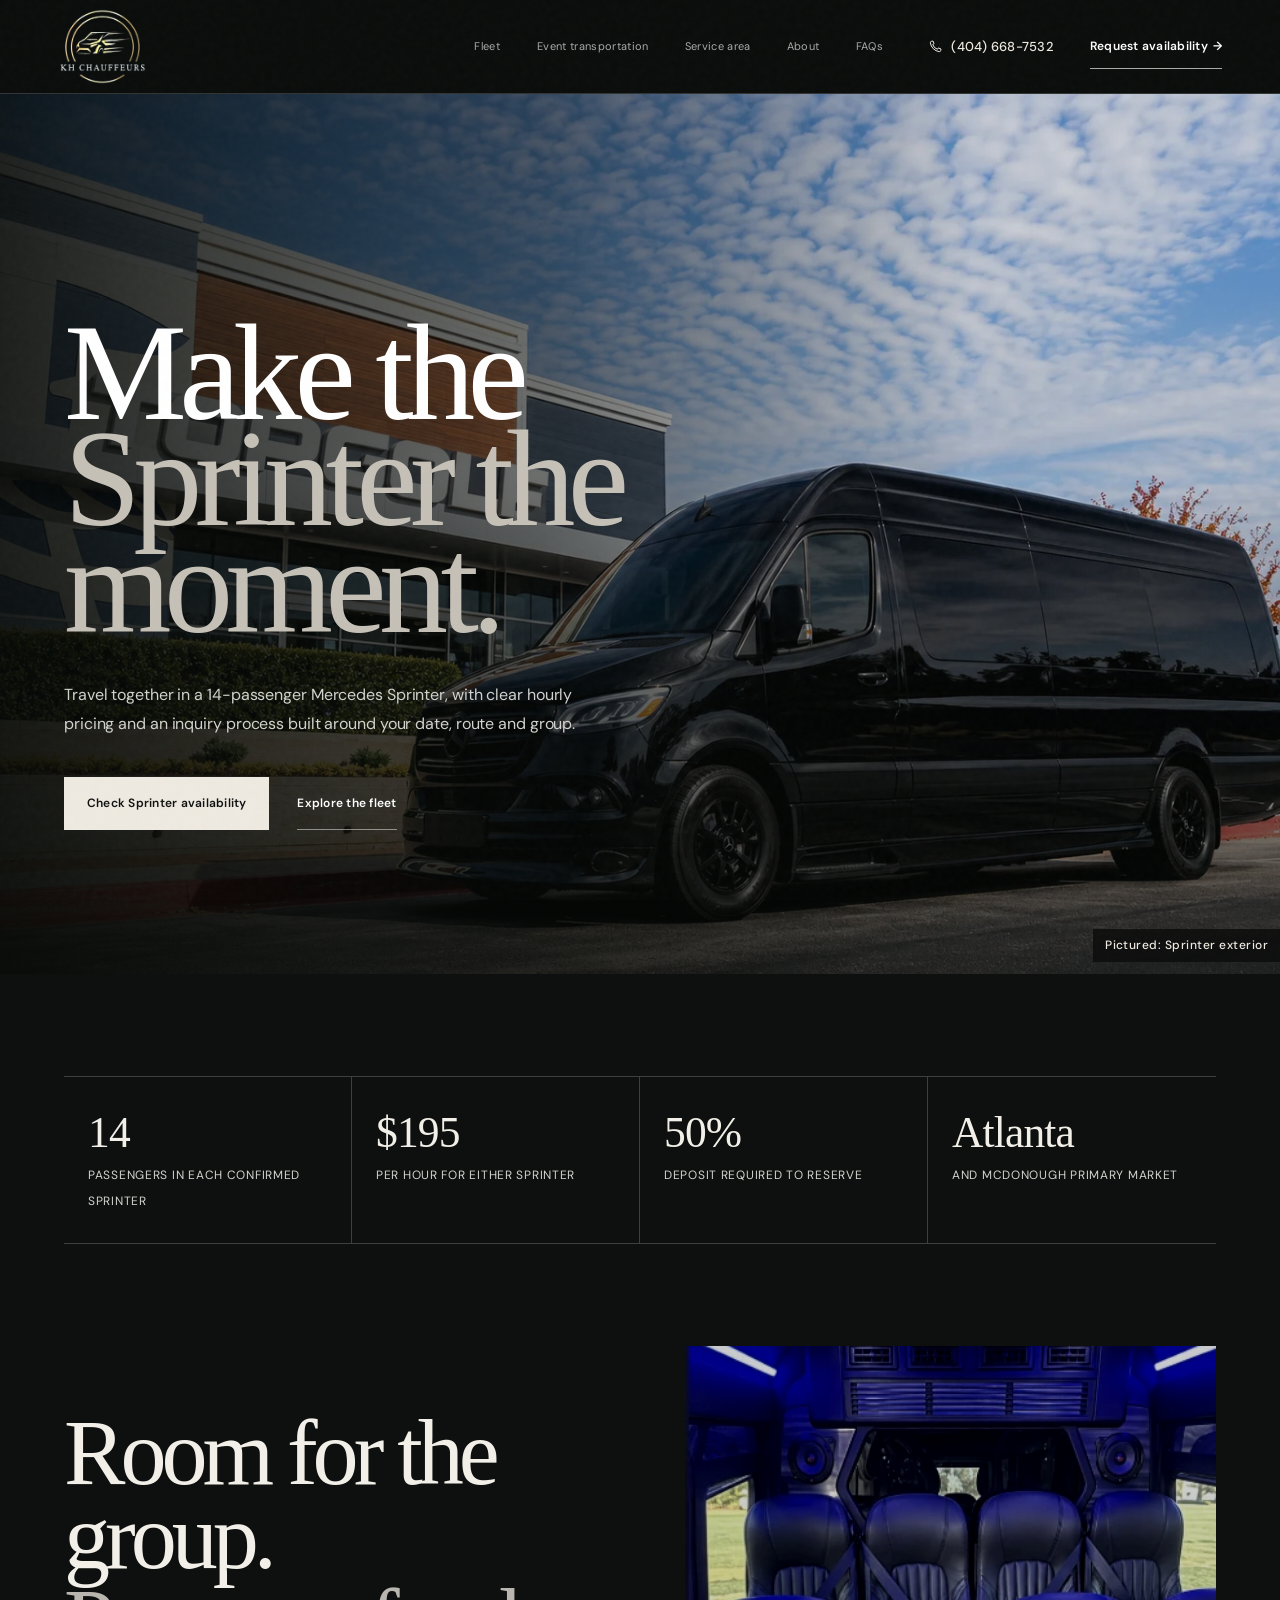
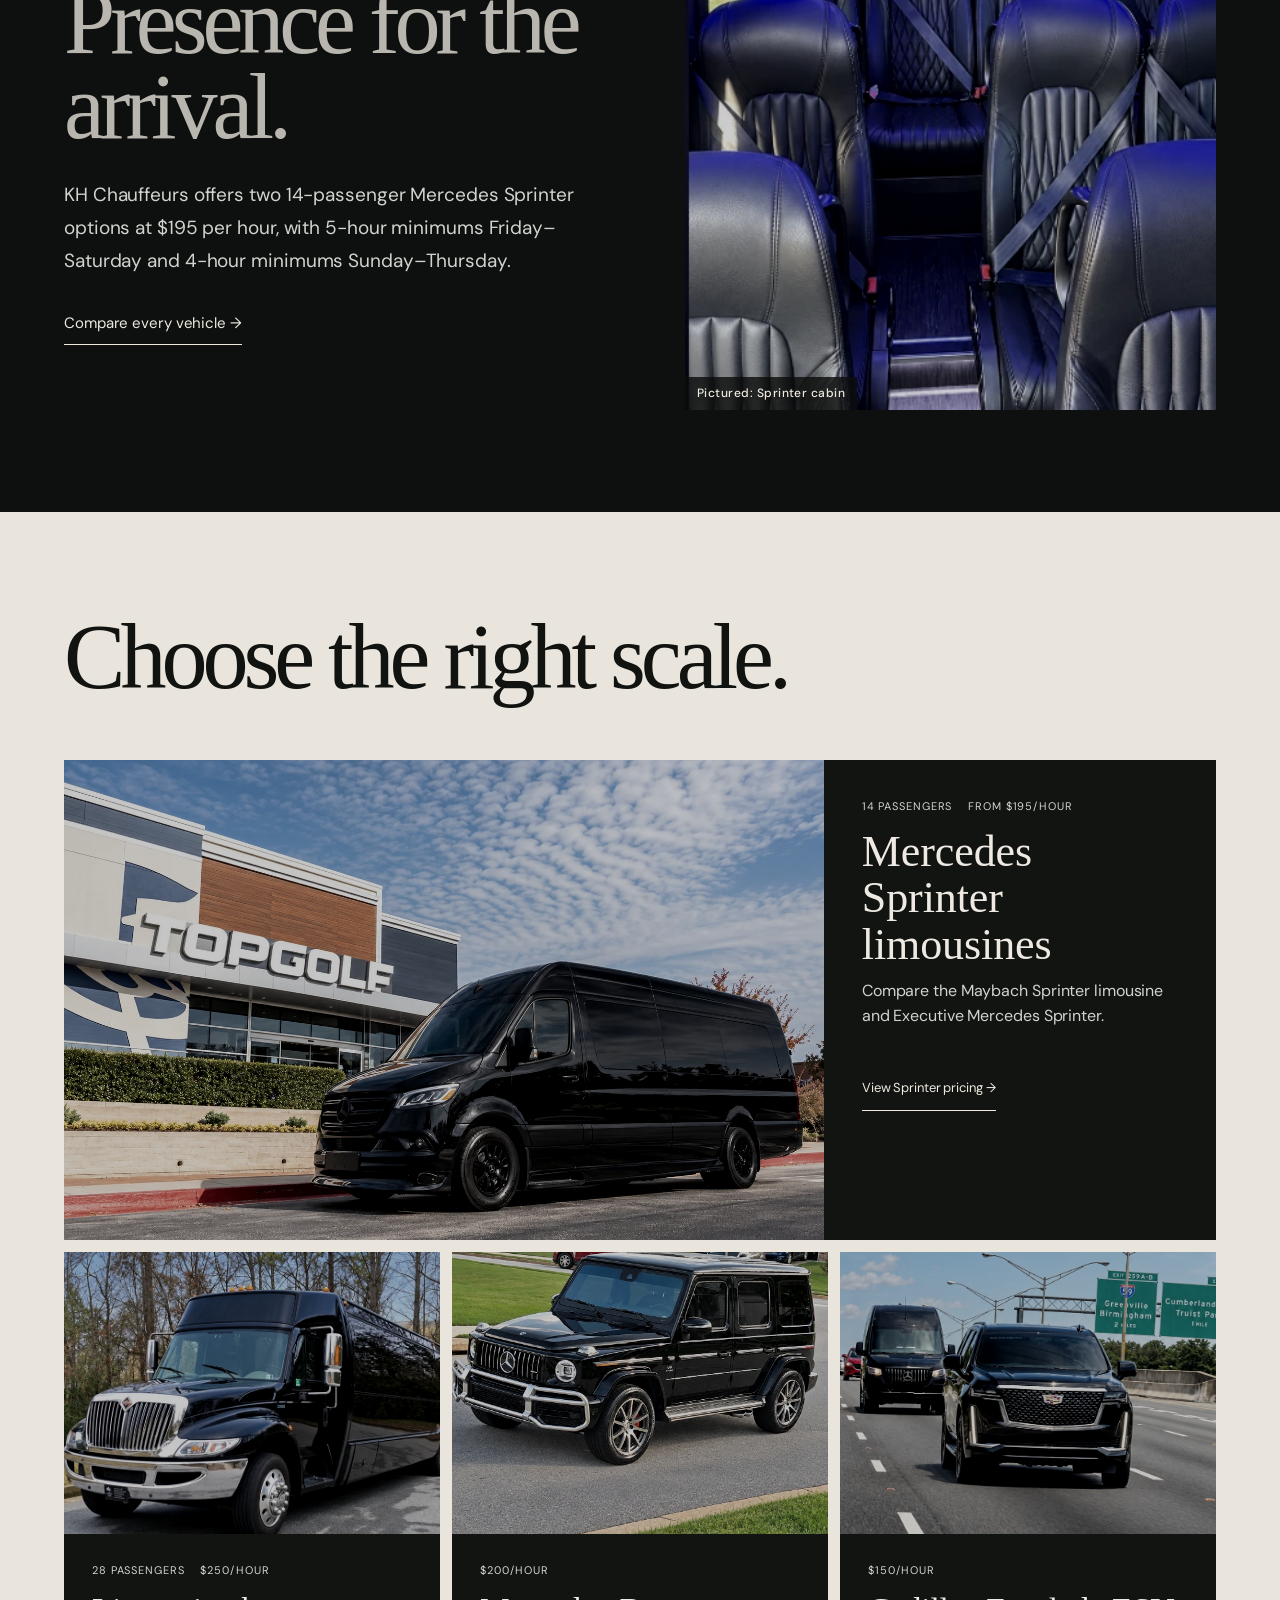
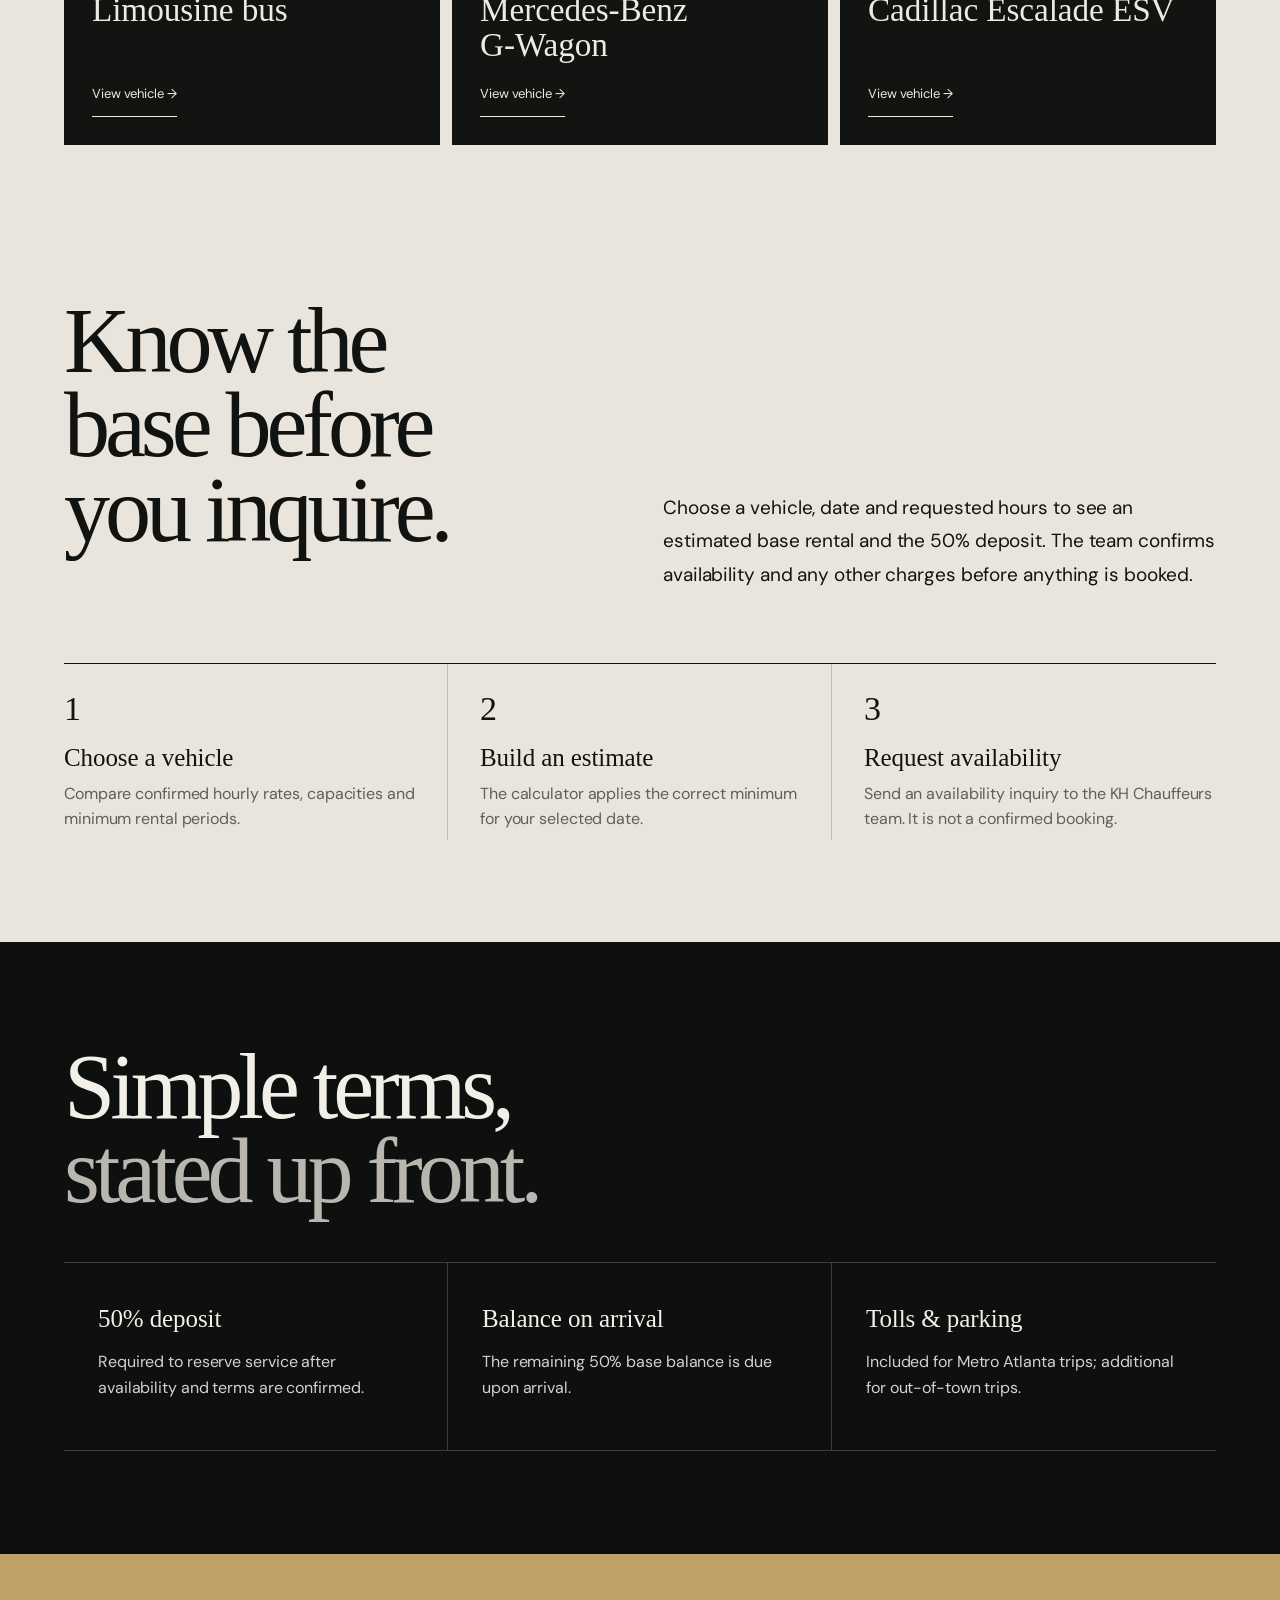
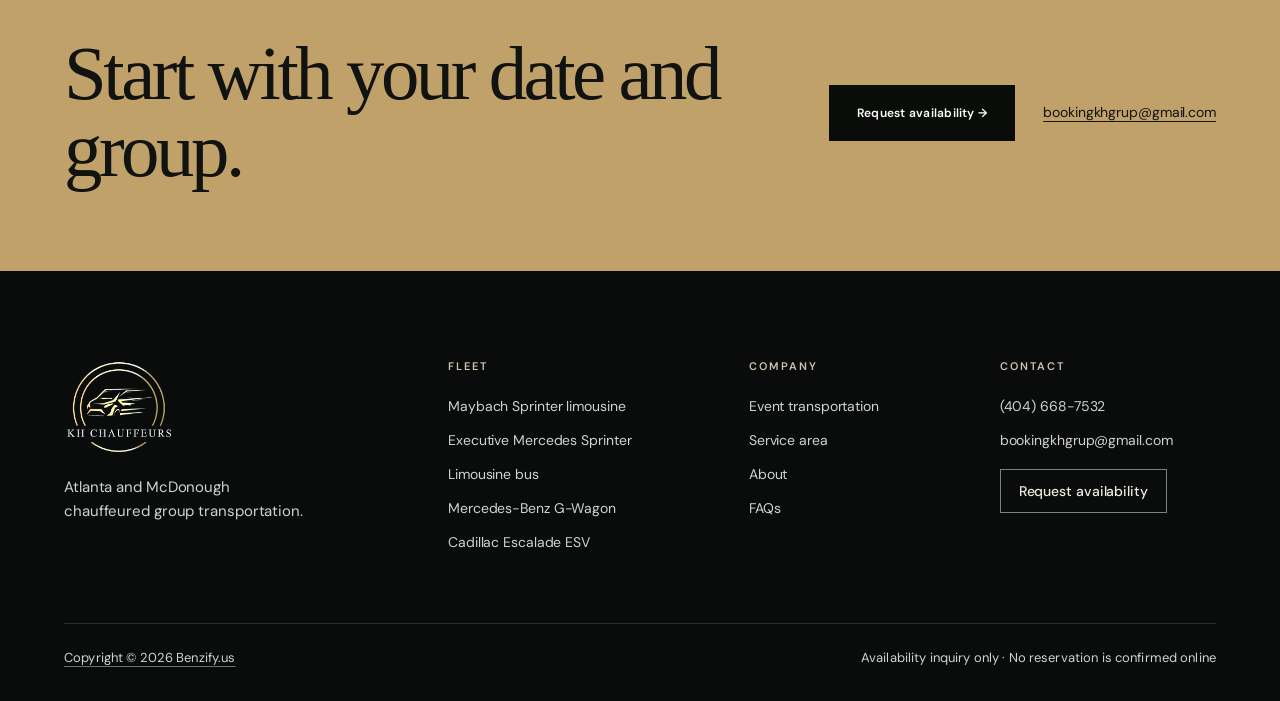
<file: index.html>
<!doctype html><html lang="en"><head><meta charset="utf-8"><meta name="viewport" content="width=device-width,initial-scale=1,viewport-fit=cover"><title>Luxury Sprinter Rentals in Atlanta | KH Chauffeurs</title><meta name="description" content="Request availability for 14-passenger Mercedes Sprinters, a 28-passenger limousine bus, Escalade ESV and G-Wagon service in Atlanta and McDonough."><link rel="canonical" href="https://khchauffeur.com/"><script>document.documentElement.classList.add("js")</script><link rel="icon" href="data:,"><link rel="preload" as="image" href="assets/sprinter-exterior-enhanced.webp" fetchpriority="high"><link rel="preconnect" href="https://fonts.googleapis.com"><link rel="preconnect" href="https://fonts.gstatic.com" crossorigin><link href="https://fonts.googleapis.com/css2?family=DM+Sans:wght@400;500;600&display=swap" rel="stylesheet"><link rel="stylesheet" href="styles.css?v=dev"><script type="application/ld+json">{"@context":"https://schema.org","@type":"LocalBusiness","name":"KH Chauffeurs","url":"https://khchauffeur.com/","email":"bookingkhgrup@gmail.com","areaServed":[{"@type":"City","name":"Atlanta"},{"@type":"City","name":"McDonough"}],"description":"Luxury chauffeured Sprinter, limousine bus and SUV rentals for events in Atlanta, McDonough and surrounding areas."}</script><link rel="stylesheet" href="premium.css?v=dev"></head><body class="page-home"><a class="skip-link" href="#main">Skip to content</a>
<header class="site-header"><a class="brand" href="index.html" aria-label="KH Chauffeurs home"><img class="brand-logo" src="assets/kh-chauffeur-logo.webp" alt="KH Chauffeurs" width="408" height="357" decoding="async"></a><button class="menu-button" type="button" data-menu-button aria-expanded="false" aria-controls="site-nav" aria-label="Open menu"><svg class="menu-icon" viewBox="0 0 24 24" width="22" height="22" aria-hidden="true" focusable="false"><path d="M3 7h18M3 12h18M3 17h18" fill="none" stroke="currentColor" stroke-width="1.5"/></svg></button><nav class="main-nav" id="site-nav" data-nav aria-label="Main navigation"><a href="fleet.html">Fleet</a><a href="events.html">Event transportation</a><a href="service-area.html">Service area</a><a href="about.html">About</a><a href="faqs.html">FAQs</a></nav><a class="nav-call" href="tel:+14046687532" data-call-location="header" aria-label="Call KH Chauffeurs at (404) 668-7532"><svg class="call-icon" viewBox="0 0 24 24" width="16" height="16" aria-hidden="true" focusable="false"><path d="M6.6 3.5 9 3l1.6 4-2 1.3a11 11 0 0 0 7.1 7.1l1.3-2 4 1.6-.5 2.4a2 2 0 0 1-2 1.6A15.5 15.5 0 0 1 5 5.5a2 2 0 0 1 1.6-2Z" fill="none" stroke="currentColor" stroke-width="1.5" stroke-linejoin="round"/></svg><span class="nav-call-number" aria-hidden="true">(404) 668-7532</span></a><a class="nav-cta" href="request.html"><span class="nav-cta-full">Request availability</span><span class="nav-cta-short" aria-hidden="true">Request</span><span class="nav-cta-arrow" aria-hidden="true"> →</span></a></header>
<main id="main">

<section class="hero hm-hero hero-fade" aria-labelledby="home-title"><div class="container hero-content" data-vehicle="maybach-sprinter"><h1 id="home-title">Make the<br><em>Sprinter the moment.</em></h1><p class="hero-copy">Travel together in a <span data-field="passengers">14</span>-passenger Mercedes Sprinter, with clear hourly pricing and an inquiry process built around your date, route and group.</p><div class="hero-actions"><a class="button button-gold" href="request.html?vehicle=maybach-sprinter">Check Sprinter availability</a><a class="button button-outline" href="fleet.html">Explore the fleet</a></div></div><p class="fleet-caption hm-caption">Pictured: Sprinter exterior</p></section>

<section class="section section-dark hm-feature" aria-labelledby="feature-title"><div class="container" data-vehicle="maybach-sprinter">
<div class="fact-strip reveal-stagger"><div class="fact"><strong data-field="passengers">14</strong><span>passengers in each confirmed Sprinter</span></div><div class="fact"><strong data-field="rate">$195</strong><span>per hour for either Sprinter</span></div><div class="fact"><strong data-field="deposit">50%</strong><span>deposit required to reserve</span></div><div class="fact"><strong>Atlanta</strong><span>and McDonough primary market</span></div></div>
<div class="hm-feature-grid"><div class="hm-feature-copy reveal"><h2 class="section-title" id="feature-title">Room for the group.<br><em>Presence for the arrival.</em></h2><p class="lede">KH Chauffeurs offers two <span data-field="passengers">14</span>-passenger Mercedes Sprinter options at <span data-field="rate">$195</span> per hour, with <span data-field="min-weekend">5</span>-hour minimums Friday–Saturday and <span data-field="min-weekday">4</span>-hour minimums Sunday–Thursday.</p><a class="text-link" href="fleet.html">Compare every vehicle →</a></div><figure class="hm-feature-media reveal photo-zoom photo-settle"><img src="assets/executive-sprinter-cover.webp" alt="Sprinter passenger cabin with quilted black leather seats and blue ceiling lights" width="411" height="739" loading="lazy" decoding="async"><figcaption class="fleet-caption">Pictured: Sprinter cabin</figcaption></figure></div>
</div></section>

<section class="section section-cream hm-fleet" aria-labelledby="fleet-title"><div class="container"><h2 class="section-title reveal" id="fleet-title">Choose the right scale.</h2><div class="fleet-grid hm-fleet-grid">
<article class="fleet-card featured reveal photo-zoom" data-vehicle="maybach-sprinter"><img src="assets/sprinter-exterior-enhanced.webp" alt="Black Mercedes-Benz Sprinter parked outside a Topgolf venue" width="1672" height="941" loading="lazy" decoding="async"><div class="fleet-card-body"><div class="fleet-meta"><span><span data-field="passengers">14</span> passengers</span><span>From <span data-field="rate">$195</span>/hour</span></div><h3>Mercedes Sprinter limousines</h3><p>Compare the Maybach Sprinter limousine and Executive Mercedes Sprinter.</p><a class="text-link" href="maybach-sprinter.html">View Sprinter pricing →</a></div></article>
<article class="fleet-card reveal photo-zoom" data-vehicle="limo-bus"><img src="assets/limo-bus-exterior.webp" alt="Black limousine bus with a chrome grille, parked in a tree-lined lot" width="918" height="612" loading="lazy" decoding="async"><div class="fleet-card-body"><div class="fleet-meta"><span><span data-field="passengers">28</span> passengers</span><span><span data-field="rate">$250</span>/hour</span></div><h3>Limousine bus</h3><a class="text-link" href="limo-bus.html">View vehicle →</a></div></article>
<article class="fleet-card reveal photo-zoom" data-vehicle="g-wagon"><img src="assets/g-wagon-enhanced.webp" alt="Black Mercedes-Benz G-Wagon parked on a residential street" width="1214" height="1295" loading="lazy" decoding="async"><div class="fleet-card-body"><div class="fleet-meta"><span><span data-field="rate">$200</span>/hour</span></div><h3>Mercedes&#8209;Benz G&#8209;Wagon</h3><a class="text-link" href="g-wagon.html">View vehicle →</a></div></article>
<article class="fleet-card reveal photo-zoom" data-vehicle="escalade-esv"><img src="assets/escalade-enhanced.webp" alt="Black Cadillac Escalade ESV driving on a highway, with a Sprinter behind" width="946" height="1662" loading="lazy" decoding="async"><div class="fleet-card-body"><div class="fleet-meta"><span><span data-field="rate">$150</span>/hour</span></div><h3>Cadillac Escalade ESV</h3><a class="text-link" href="escalade.html">View vehicle →</a></div></article>
</div></div></section>

<section class="section hm-how" aria-labelledby="how-title"><div class="container"><div class="split reveal-stagger"><h2 class="section-title" id="how-title">Know the base before you inquire.</h2><p class="lede">Choose a vehicle, date and requested hours to see an estimated base rental and the <span data-field="deposit">50%</span> deposit. The team confirms availability and any other charges before anything is booked.</p></div><ol class="hm-steps reveal-stagger"><li><h3>Choose a vehicle</h3><p>Compare confirmed hourly rates, capacities and minimum rental periods.</p></li><li><h3>Build an estimate</h3><p>The calculator applies the correct minimum for your selected date.</p></li><li><h3>Request availability</h3><p>Send an availability inquiry to the KH Chauffeurs team. It is not a confirmed booking.</p></li></ol></div></section>

<section class="section section-dark hm-policies" aria-labelledby="policies-title"><div class="container"><h2 class="section-title reveal" id="policies-title">Simple terms,<br><em>stated up front.</em></h2><div class="policy-grid reveal-stagger"><article class="policy-card"><h3><span data-field="deposit">50%</span> deposit</h3><p>Required to reserve service after availability and terms are confirmed.</p></article><article class="policy-card"><h3>Balance on arrival</h3><p>The remaining 50% base balance is due upon arrival.</p></article><article class="policy-card"><h3>Tolls &amp; parking</h3><p>Included for Metro Atlanta trips; additional for out-of-town trips.</p></article></div></div></section>

<section class="cta-band hm-cta" aria-labelledby="cta-title"><div class="container"><h2 class="reveal" id="cta-title">Start with your date and group.</h2><div class="fleet-cta-actions reveal"><a class="button button-dark" href="request.html">Request availability →</a><a class="fleet-cta-email" href="mailto:bookingkhgrup@gmail.com">bookingkhgrup@gmail.com</a></div></div></section>
</main>
<footer class="footer site-footer"><div class="container"><div class="footer-grid"><div class="footer-brand"><p class="footer-name"><a class="footer-home" href="index.html" aria-current="page"><img class="brand-logo" src="assets/kh-chauffeur-logo.webp" alt="KH Chauffeurs" width="408" height="357" decoding="async"></a></p><p class="footer-tagline">Atlanta and McDonough chauffeured group transportation.</p></div><nav class="footer-col" aria-labelledby="footer-fleet"><h2 class="footer-heading" id="footer-fleet">Fleet</h2><ul><li><a href="maybach-sprinter.html">Maybach Sprinter limousine</a></li><li><a href="executive-sprinter.html">Executive Mercedes Sprinter</a></li><li><a href="limo-bus.html">Limousine bus</a></li><li><a href="g-wagon.html">Mercedes-Benz G-Wagon</a></li><li><a href="escalade.html">Cadillac Escalade ESV</a></li></ul></nav><nav class="footer-col" aria-labelledby="footer-company"><h2 class="footer-heading" id="footer-company">Company</h2><ul><li><a href="events.html">Event transportation</a></li><li><a href="service-area.html">Service area</a></li><li><a href="about.html">About</a></li><li><a href="faqs.html">FAQs</a></li></ul></nav><nav class="footer-col" aria-labelledby="footer-contact"><h2 class="footer-heading" id="footer-contact">Contact</h2><ul><li><a href="tel:+14046687532" data-call-location="footer">(404) 668-7532</a></li><li><a href="mailto:bookingkhgrup@gmail.com">bookingkhgrup@gmail.com</a></li><li><a class="footer-cta" href="request.html">Request availability</a></li></ul></nav></div><div class="footer-bottom"><p><a class="footer-credit" href="https://benzify.us/">Copyright © 2026 Benzify.us</a></p><p>Availability inquiry only · No reservation is confirmed online</p></div></div></footer><div class="mobile-cta-bar"><a class="mobile-cta-call" href="tel:+14046687532" data-call-location="mobile-bar" aria-label="Call KH Chauffeurs at (404) 668-7532"><svg class="call-icon" viewBox="0 0 24 24" width="16" height="16" aria-hidden="true" focusable="false"><path d="M6.6 3.5 9 3l1.6 4-2 1.3a11 11 0 0 0 7.1 7.1l1.3-2 4 1.6-.5 2.4a2 2 0 0 1-2 1.6A15.5 15.5 0 0 1 5 5.5a2 2 0 0 1 1.6-2Z" fill="none" stroke="currentColor" stroke-width="1.5" stroke-linejoin="round"/></svg><span aria-hidden="true">Call (404) 668-7532</span></a><a class="mobile-cta-request" href="request.html">Request availability</a></div><script src="data.js?v=dev"></script><script src="tracking.js?v=dev"></script><script src="script.js?v=dev"></script><script src="vehicle.js?v=dev"></script></body></html>
</file>
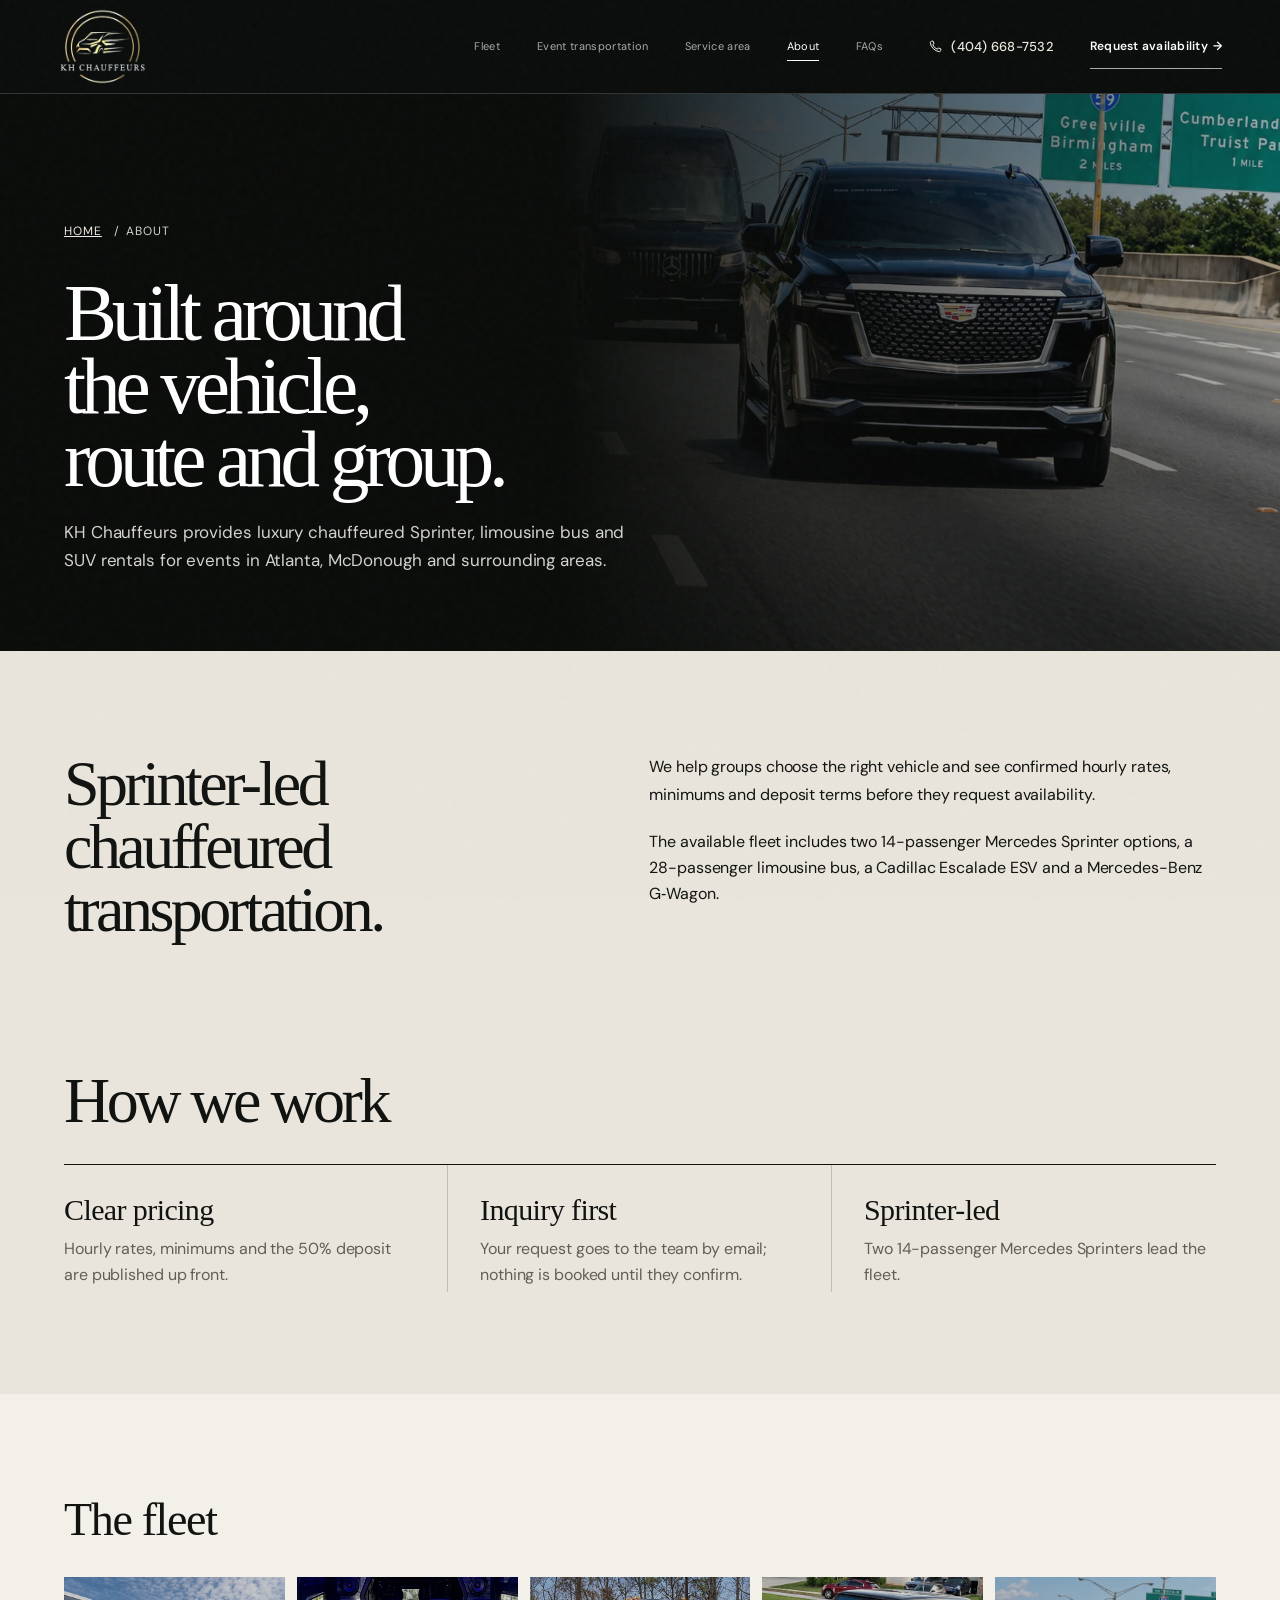
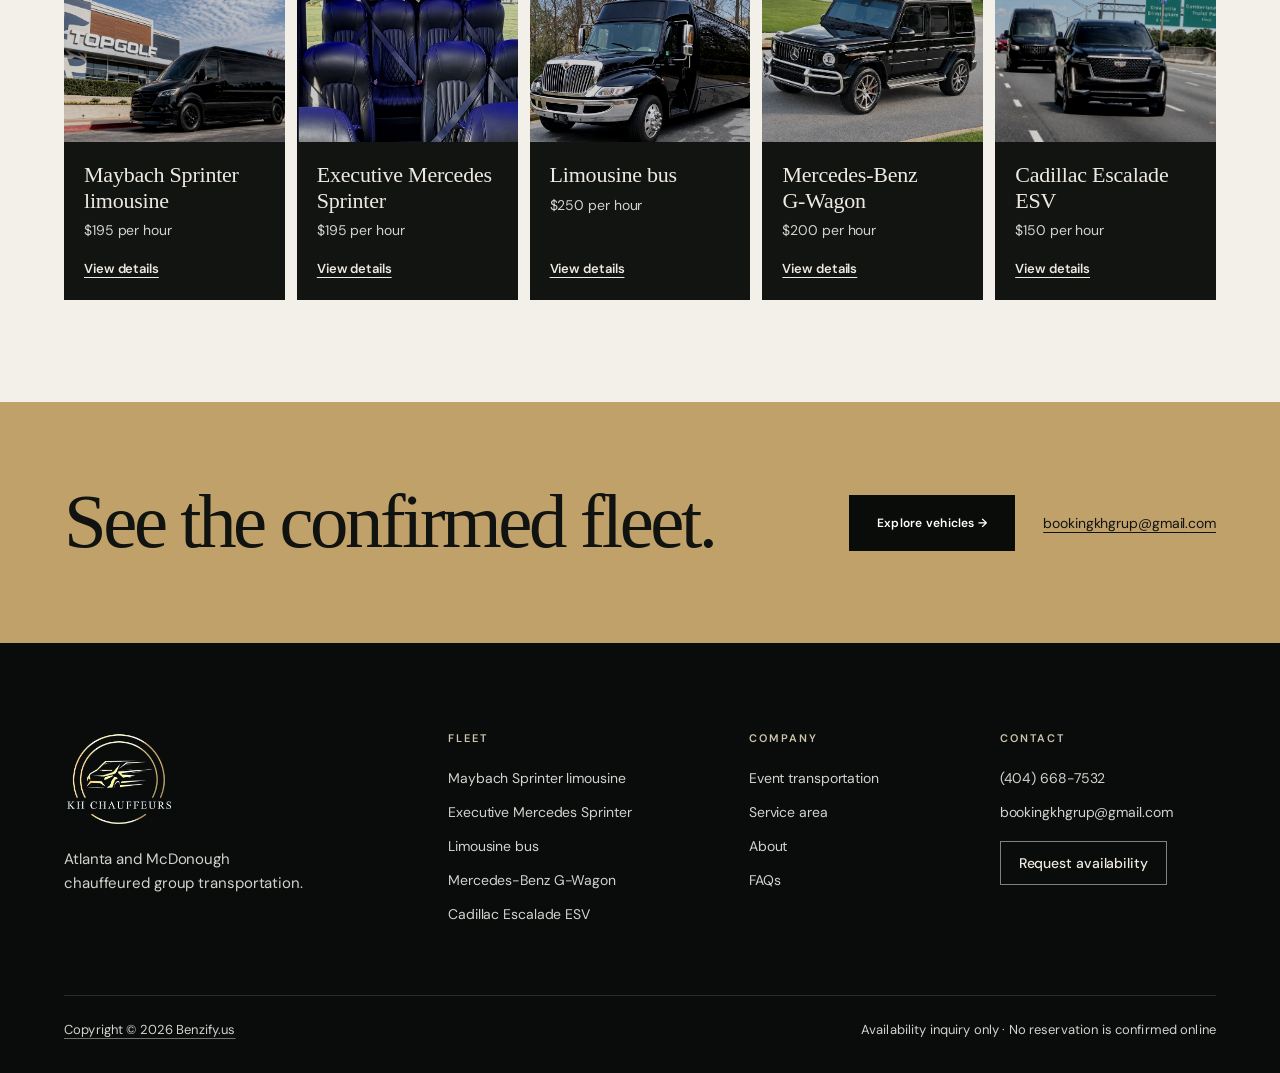
<file: about.html>
<!doctype html><html lang="en"><head><meta charset="utf-8"><meta name="viewport" content="width=device-width,initial-scale=1,viewport-fit=cover"><script>document.documentElement.classList.add("js")</script><title>About KH Chauffeurs | Atlanta & McDonough</title><meta name="description" content="Learn what is confirmed about KH Chauffeurs and its luxury chauffeured fleet serving Atlanta and McDonough."><link rel="canonical" href="https://khchauffeur.com/about.html"><link rel="icon" href="data:,"><link rel="preload" as="image" href="assets/escalade-enhanced.webp" fetchpriority="high"><link rel="preconnect" href="https://fonts.googleapis.com"><link rel="preconnect" href="https://fonts.gstatic.com" crossorigin><link href="https://fonts.googleapis.com/css2?family=DM+Sans:wght@400;500;600&display=swap" rel="stylesheet"><link rel="stylesheet" href="styles.css?v=dev"><link rel="stylesheet" href="premium.css?v=dev"></head><body class="page-about"><a class="skip-link" href="#main">Skip to content</a><header class="site-header"><a class="brand" href="index.html" aria-label="KH Chauffeurs home"><img class="brand-logo" src="assets/kh-chauffeur-logo.webp" alt="KH Chauffeurs" width="408" height="357" decoding="async"></a><button class="menu-button" type="button" data-menu-button aria-expanded="false" aria-controls="site-nav" aria-label="Open menu"><svg class="menu-icon" viewBox="0 0 24 24" width="22" height="22" aria-hidden="true" focusable="false"><path d="M3 7h18M3 12h18M3 17h18" fill="none" stroke="currentColor" stroke-width="1.5"/></svg></button><nav class="main-nav" id="site-nav" data-nav aria-label="Main navigation"><a href="fleet.html">Fleet</a><a href="events.html">Event transportation</a><a href="service-area.html">Service area</a><a href="about.html" aria-current="page">About</a><a href="faqs.html">FAQs</a></nav><a class="nav-call" href="tel:+14046687532" data-call-location="header" aria-label="Call KH Chauffeurs at (404) 668-7532"><svg class="call-icon" viewBox="0 0 24 24" width="16" height="16" aria-hidden="true" focusable="false"><path d="M6.6 3.5 9 3l1.6 4-2 1.3a11 11 0 0 0 7.1 7.1l1.3-2 4 1.6-.5 2.4a2 2 0 0 1-2 1.6A15.5 15.5 0 0 1 5 5.5a2 2 0 0 1 1.6-2Z" fill="none" stroke="currentColor" stroke-width="1.5" stroke-linejoin="round"/></svg><span class="nav-call-number" aria-hidden="true">(404) 668-7532</span></a><a class="nav-cta" href="request.html"><span class="nav-cta-full">Request availability</span><span class="nav-cta-short" aria-hidden="true">Request</span><span class="nav-cta-arrow" aria-hidden="true"> →</span></a></header><main id="main">

<section class="page-hero photo-hero photo-hero--right hero-fade" style="--hero-image:url('assets/escalade-enhanced.webp');--hero-position:right 86%;--hero-mobile-position:center 74%" aria-labelledby="about-title"><div class="container"><nav class="breadcrumbs" aria-label="Breadcrumb"><ol><li><a href="index.html">Home</a></li><li aria-current="page">About</li></ol></nav><h1 id="about-title">Built around the vehicle, route and group.</h1><p class="hero-copy">KH Chauffeurs provides luxury chauffeured Sprinter, limousine bus and SUV rentals for events in Atlanta, McDonough and surrounding areas.</p></div></section>

<section class="section section-cream ab-intro" aria-labelledby="intro-title"><div class="container split reveal-stagger"><h2 class="section-title" id="intro-title">Sprinter-led chauffeured transportation.</h2><div class="ab-intro-copy"><p class="lede">We help groups choose the right vehicle and see confirmed hourly rates, minimums and deposit terms before they request availability.</p><p>The available fleet includes two <span data-vehicle="maybach-sprinter"><span data-field="passengers">14</span></span>-passenger Mercedes Sprinter options, a <span data-vehicle="limo-bus"><span data-field="passengers">28</span></span>-passenger limousine bus, a Cadillac Escalade ESV and a Mercedes-Benz G&#8209;Wagon.</p></div></div></section>

<section class="section ab-values-section" aria-labelledby="values-title"><div class="container"><h2 class="section-title reveal" id="values-title">How we work</h2><div class="ab-values reveal-stagger"><article><h3>Clear pricing</h3><p>Hourly rates, minimums and the <span data-field="deposit">50%</span> deposit are published up front.</p></article><article><h3>Inquiry first</h3><p>Your request goes to the team by email; nothing is booked until they confirm.</p></article><article><h3>Sprinter-led</h3><p>Two <span data-vehicle="maybach-sprinter"><span data-field="passengers">14</span></span>-passenger Mercedes Sprinters lead the fleet.</p></article></div></div></section>

<section class="vp-others ab-fleet" aria-labelledby="others-title"><div class="container"><h2 class="vp-section-title reveal" id="others-title">The fleet</h2><ul class="vp-others-grid ab-fleet-grid reveal-stagger" data-others>
<li class="vp-other" data-vehicle="maybach-sprinter"><a class="photo-zoom" href="maybach-sprinter.html"><img src="assets/sprinter-exterior-enhanced.webp" alt="" width="1672" height="941" loading="lazy" decoding="async"><span class="vp-other-name">Maybach Sprinter limousine</span><span class="vp-other-rate"><span data-field="rate">$195</span> per hour</span><span class="vp-other-cta">View details</span></a></li>
<li class="vp-other" data-vehicle="executive-sprinter"><a class="photo-zoom" href="executive-sprinter.html"><img src="assets/executive-sprinter-cover.webp" alt="" width="411" height="739" loading="lazy" decoding="async"><span class="vp-other-name">Executive Mercedes Sprinter</span><span class="vp-other-rate"><span data-field="rate">$195</span> per hour</span><span class="vp-other-cta">View details</span></a></li>
<li class="vp-other" data-vehicle="limo-bus"><a class="photo-zoom" href="limo-bus.html"><img src="assets/limo-bus-exterior.webp" alt="" width="918" height="612" loading="lazy" decoding="async"><span class="vp-other-name">Limousine bus</span><span class="vp-other-rate"><span data-field="rate">$250</span> per hour</span><span class="vp-other-cta">View details</span></a></li>
<li class="vp-other" data-vehicle="g-wagon"><a class="photo-zoom" href="g-wagon.html"><img src="assets/g-wagon-enhanced.webp" alt="" width="1214" height="1295" loading="lazy" decoding="async"><span class="vp-other-name">Mercedes&#8209;Benz G&#8209;Wagon</span><span class="vp-other-rate"><span data-field="rate">$200</span> per hour</span><span class="vp-other-cta">View details</span></a></li>
<li class="vp-other" data-vehicle="escalade-esv"><a class="photo-zoom" href="escalade.html"><img src="assets/escalade-enhanced.webp" alt="" width="946" height="1662" loading="lazy" decoding="async"><span class="vp-other-name">Cadillac Escalade ESV</span><span class="vp-other-rate"><span data-field="rate">$150</span> per hour</span><span class="vp-other-cta">View details</span></a></li>
</ul></div></section>

<section class="cta-band hm-cta" aria-labelledby="cta-title"><div class="container"><h2 class="reveal" id="cta-title">See the confirmed fleet.</h2><div class="fleet-cta-actions reveal"><a class="button button-dark" href="fleet.html">Explore vehicles →</a><a class="fleet-cta-email" href="mailto:bookingkhgrup@gmail.com">bookingkhgrup@gmail.com</a></div></div></section>
</main><footer class="footer site-footer"><div class="container"><div class="footer-grid"><div class="footer-brand"><p class="footer-name"><a class="footer-home" href="index.html"><img class="brand-logo" src="assets/kh-chauffeur-logo.webp" alt="KH Chauffeurs" width="408" height="357" decoding="async"></a></p><p class="footer-tagline">Atlanta and McDonough chauffeured group transportation.</p></div><nav class="footer-col" aria-labelledby="footer-fleet"><h2 class="footer-heading" id="footer-fleet">Fleet</h2><ul><li><a href="maybach-sprinter.html">Maybach Sprinter limousine</a></li><li><a href="executive-sprinter.html">Executive Mercedes Sprinter</a></li><li><a href="limo-bus.html">Limousine bus</a></li><li><a href="g-wagon.html">Mercedes-Benz G-Wagon</a></li><li><a href="escalade.html">Cadillac Escalade ESV</a></li></ul></nav><nav class="footer-col" aria-labelledby="footer-company"><h2 class="footer-heading" id="footer-company">Company</h2><ul><li><a href="events.html">Event transportation</a></li><li><a href="service-area.html">Service area</a></li><li><a href="about.html">About</a></li><li><a href="faqs.html">FAQs</a></li></ul></nav><nav class="footer-col" aria-labelledby="footer-contact"><h2 class="footer-heading" id="footer-contact">Contact</h2><ul><li><a href="tel:+14046687532" data-call-location="footer">(404) 668-7532</a></li><li><a href="mailto:bookingkhgrup@gmail.com">bookingkhgrup@gmail.com</a></li><li><a class="footer-cta" href="request.html">Request availability</a></li></ul></nav></div><div class="footer-bottom"><p><a class="footer-credit" href="https://benzify.us/">Copyright © 2026 Benzify.us</a></p><p>Availability inquiry only · No reservation is confirmed online</p></div></div></footer><div class="mobile-cta-bar"><a class="mobile-cta-call" href="tel:+14046687532" data-call-location="mobile-bar" aria-label="Call KH Chauffeurs at (404) 668-7532"><svg class="call-icon" viewBox="0 0 24 24" width="16" height="16" aria-hidden="true" focusable="false"><path d="M6.6 3.5 9 3l1.6 4-2 1.3a11 11 0 0 0 7.1 7.1l1.3-2 4 1.6-.5 2.4a2 2 0 0 1-2 1.6A15.5 15.5 0 0 1 5 5.5a2 2 0 0 1 1.6-2Z" fill="none" stroke="currentColor" stroke-width="1.5" stroke-linejoin="round"/></svg><span aria-hidden="true">Call (404) 668-7532</span></a><a class="mobile-cta-request" href="request.html">Request availability</a></div><script src="data.js?v=dev"></script><script src="tracking.js?v=dev"></script><script src="script.js?v=dev"></script><script src="vehicle.js?v=dev"></script></body></html>
</file>
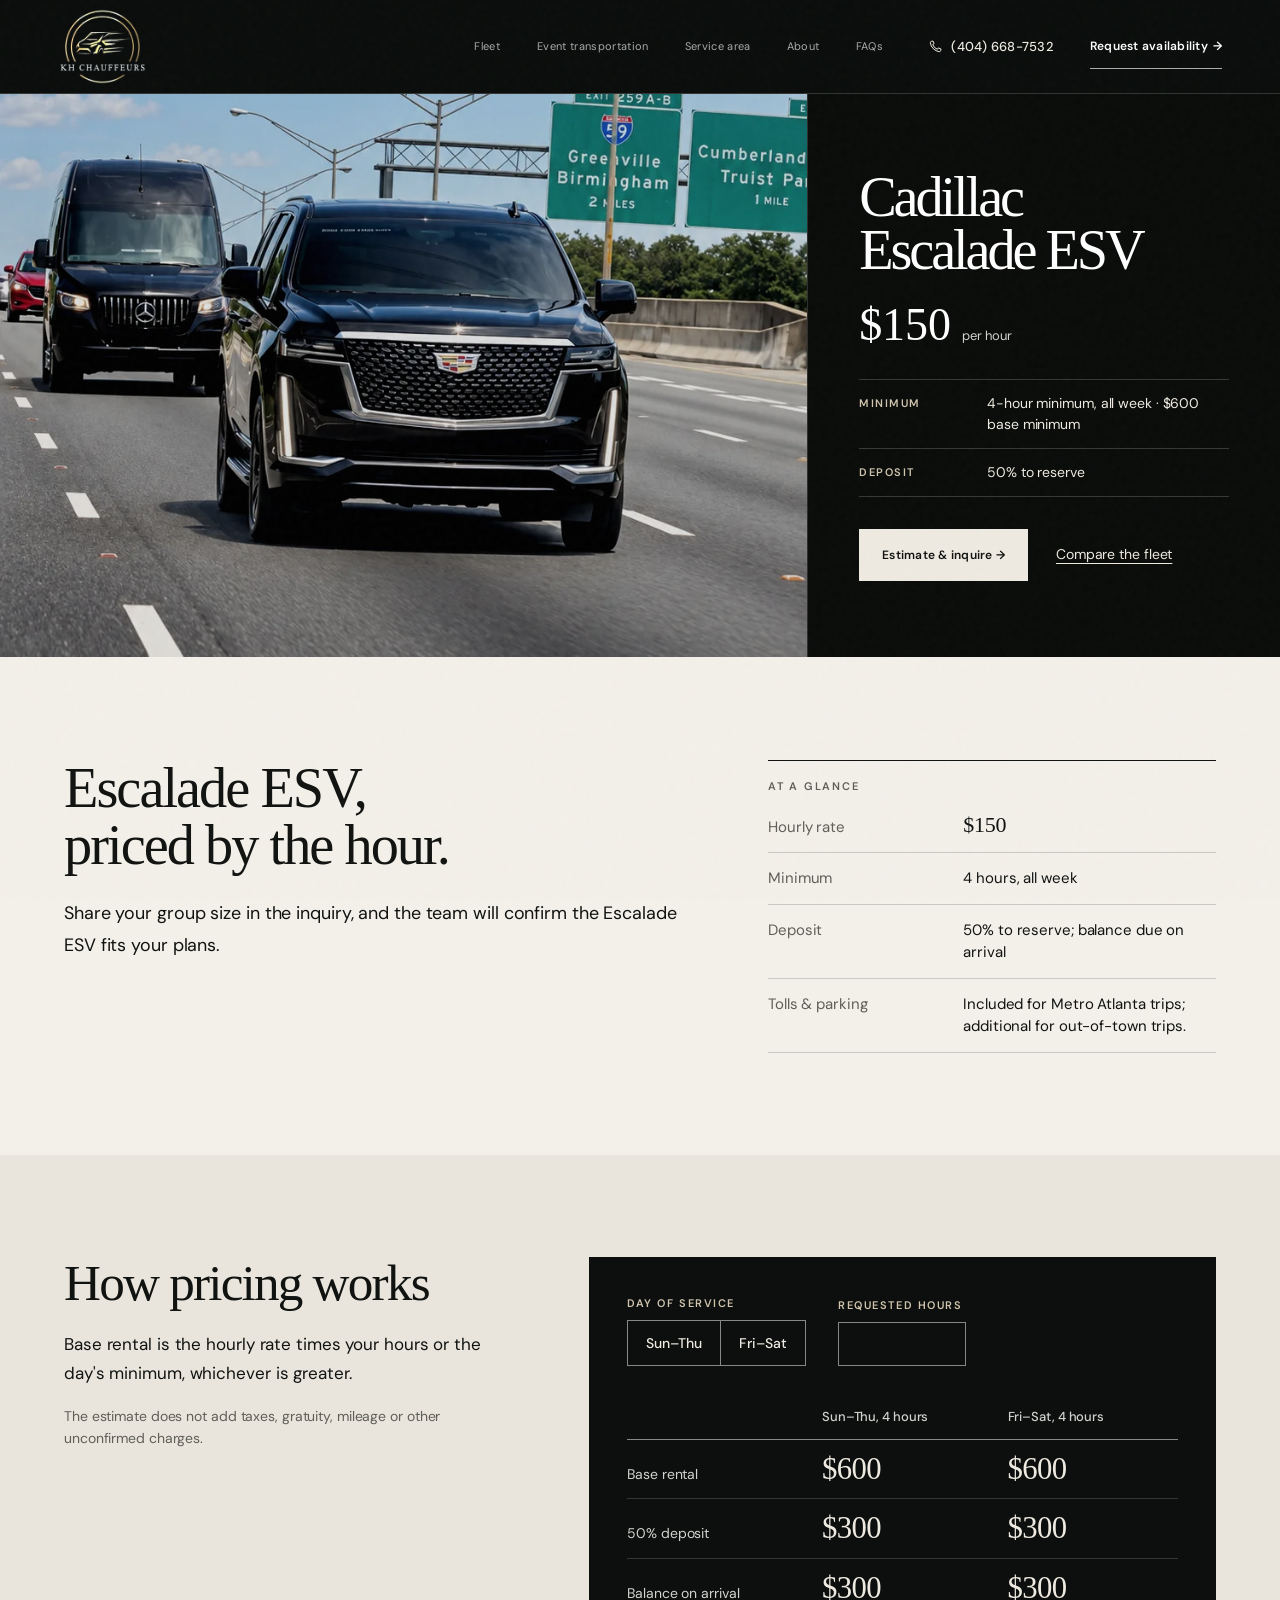
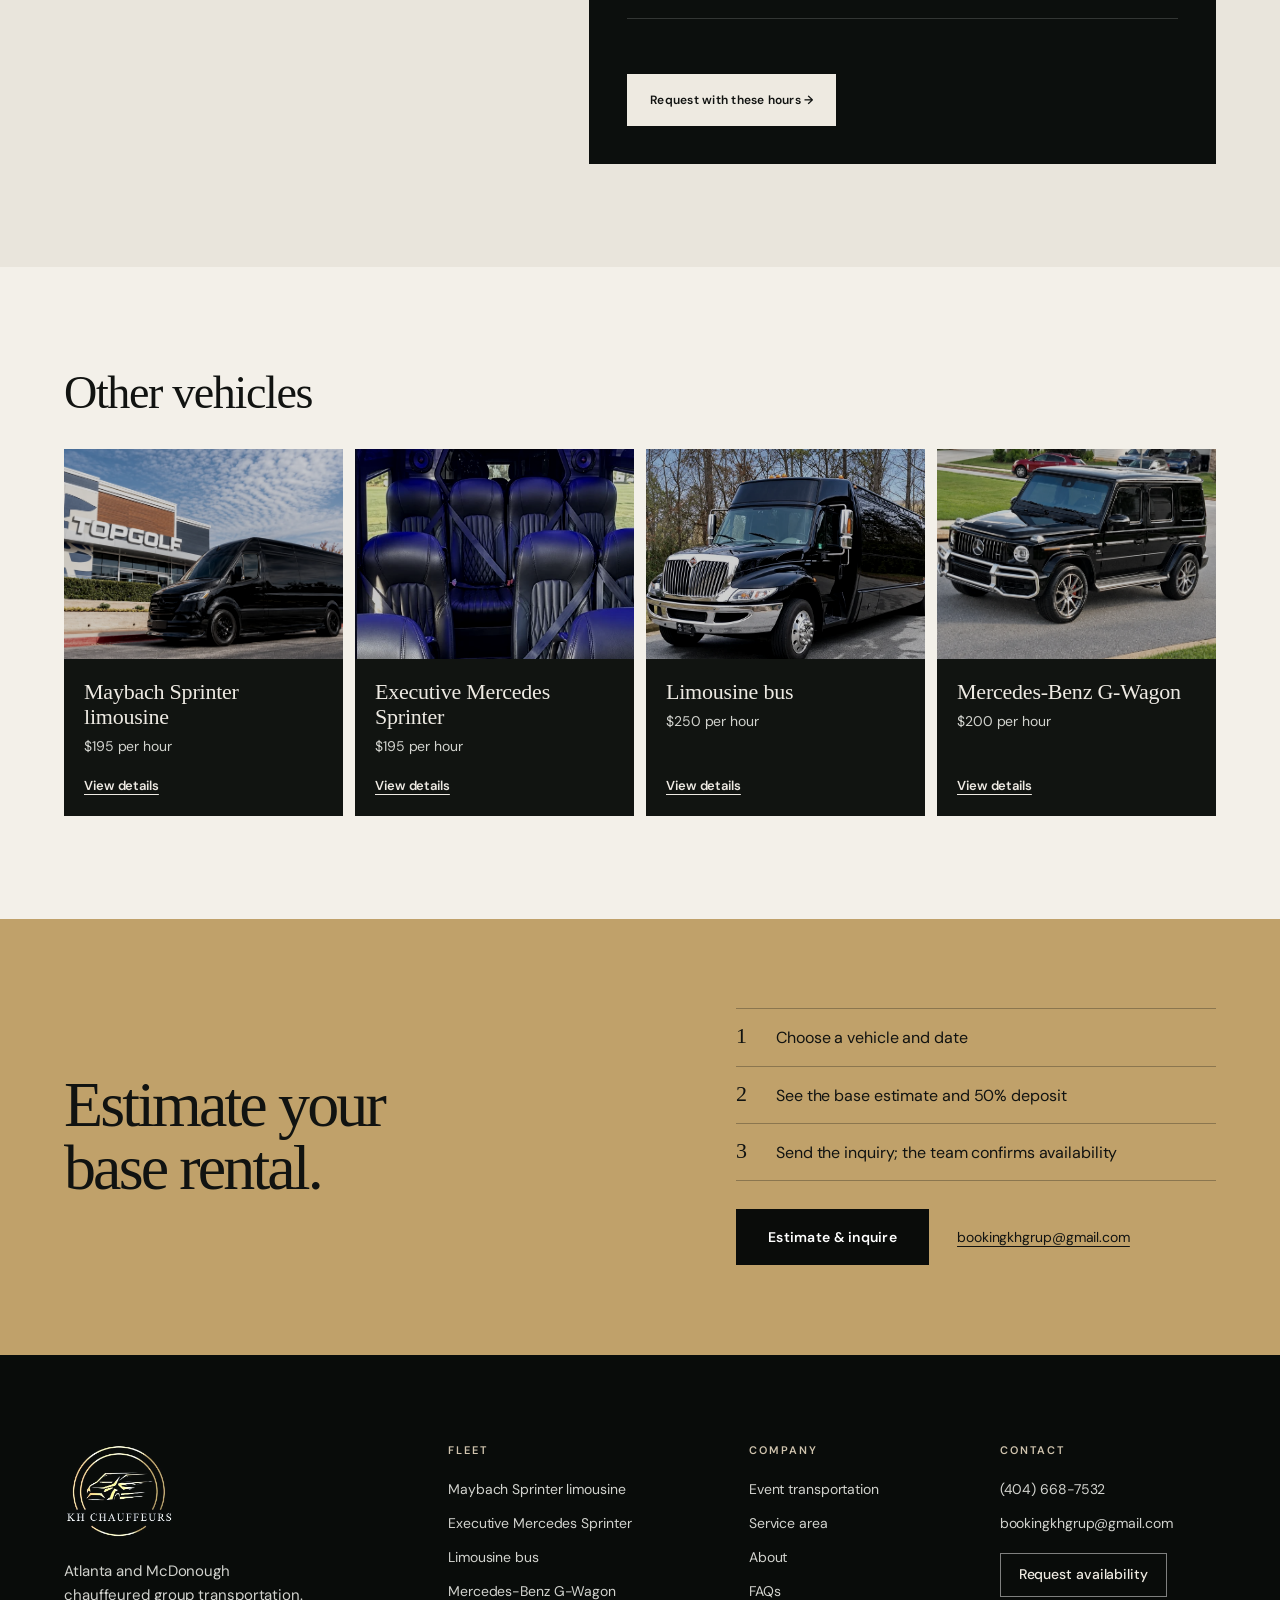
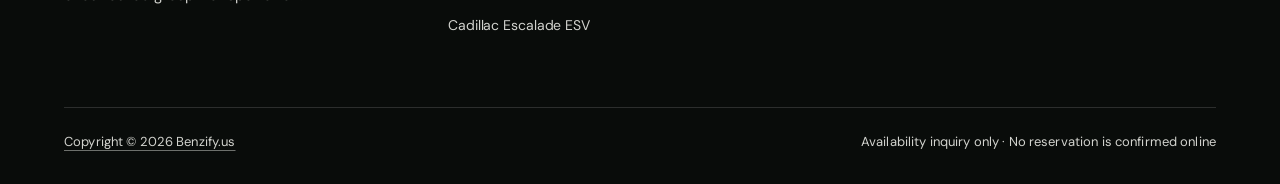
<file: escalade.html>
<!doctype html><html lang="en"><head><meta charset="utf-8"><meta name="viewport" content="width=device-width,initial-scale=1,viewport-fit=cover"><script>document.documentElement.classList.add("js")</script><title>Cadillac Escalade ESV Rental | KH Chauffeurs</title><meta name="description" content="Request Cadillac Escalade ESV service from KH Chauffeurs at $150 per hour with a four-hour minimum."><link rel="canonical" href="https://khchauffeur.com/escalade.html"><link rel="icon" href="data:,"><link rel="preload" as="image" href="assets/escalade-enhanced.webp" fetchpriority="high"><link rel="preconnect" href="https://fonts.googleapis.com"><link rel="preconnect" href="https://fonts.gstatic.com" crossorigin><link href="https://fonts.googleapis.com/css2?family=DM+Sans:wght@400;500;600&display=swap" rel="stylesheet"><link rel="stylesheet" href="styles.css?v=dev"><link rel="stylesheet" href="premium.css?v=dev"></head><body class="page-vehicle" data-vehicle="escalade-esv"><a class="skip-link" href="#main">Skip to content</a><header class="site-header"><a class="brand" href="index.html" aria-label="KH Chauffeurs home"><img class="brand-logo" src="assets/kh-chauffeur-logo.webp" alt="KH Chauffeurs" width="408" height="357" decoding="async"></a><button class="menu-button" type="button" data-menu-button aria-expanded="false" aria-controls="site-nav" aria-label="Open menu"><svg class="menu-icon" viewBox="0 0 24 24" width="22" height="22" aria-hidden="true" focusable="false"><path d="M3 7h18M3 12h18M3 17h18" fill="none" stroke="currentColor" stroke-width="1.5"/></svg></button><nav class="main-nav" id="site-nav" data-nav aria-label="Main navigation"><a href="fleet.html">Fleet</a><a href="events.html">Event transportation</a><a href="service-area.html">Service area</a><a href="about.html">About</a><a href="faqs.html">FAQs</a></nav><a class="nav-call" href="tel:+14046687532" data-call-location="header" aria-label="Call KH Chauffeurs at (404) 668-7532"><svg class="call-icon" viewBox="0 0 24 24" width="16" height="16" aria-hidden="true" focusable="false"><path d="M6.6 3.5 9 3l1.6 4-2 1.3a11 11 0 0 0 7.1 7.1l1.3-2 4 1.6-.5 2.4a2 2 0 0 1-2 1.6A15.5 15.5 0 0 1 5 5.5a2 2 0 0 1 1.6-2Z" fill="none" stroke="currentColor" stroke-width="1.5" stroke-linejoin="round"/></svg><span class="nav-call-number" aria-hidden="true">(404) 668-7532</span></a><a class="nav-cta" href="request.html?vehicle=escalade-esv"><span class="nav-cta-full">Request availability</span><span class="nav-cta-short" aria-hidden="true">Request</span><span class="nav-cta-arrow" aria-hidden="true"> →</span></a></header><main id="main">

<section class="vehicle-hero vp-hero" aria-labelledby="vehicle-title"><figure class="vp-hero-media hero-fade-media"><img src="assets/escalade-enhanced.webp" alt="Black Cadillac Escalade ESV driving on a highway, with a Sprinter behind" width="946" height="1662" fetchpriority="high" decoding="async"></figure><div class="vehicle-panel vp-panel"><h1 id="vehicle-title">Cadillac Escalade ESV</h1><p class="vehicle-rate"><span data-field="rate">$150</span> <small>per hour</small></p><dl class="vp-specs"><div><dt>Minimum</dt><dd><span data-field="min-all">4</span>-hour minimum, all week · <span data-field="base-all">$600</span> base minimum</dd></div><div><dt>Deposit</dt><dd><span data-field="deposit">50%</span> to reserve</dd></div></dl><div class="vp-actions"><a class="button button-gold" href="request.html?vehicle=escalade-esv">Estimate &amp; inquire →</a><a class="vp-text-link" href="fleet.html">Compare the fleet</a></div></div></section>

<section class="vp-overview" aria-labelledby="overview-title"><div class="container vp-overview-grid"><div class="vp-overview-copy reveal"><h2 id="overview-title">Escalade ESV, priced by the hour.</h2><p class="lede">Share your group size in the inquiry, and the team will confirm the Escalade ESV fits your plans.</p></div><aside class="vp-glance reveal" aria-labelledby="glance-title"><h2 class="vp-glance-title" id="glance-title">At a glance</h2><dl class="vp-glance-list"><div><dt>Hourly rate</dt><dd data-field="rate">$150</dd></div><div><dt>Minimum</dt><dd><span data-field="min-all">4</span> hours, all week</dd></div><div><dt>Deposit</dt><dd><span data-field="deposit">50%</span> to reserve; balance due on arrival</dd></div><div><dt>Tolls &amp; parking</dt><dd>Included for Metro Atlanta trips; additional for out-of-town trips.</dd></div></dl></aside></div></section>

<section class="vp-pricing" id="pricing" aria-labelledby="pricing-title"><div class="container vp-pricing-grid"><div class="vp-pricing-intro reveal"><h2 id="pricing-title">How pricing works</h2><p class="lede">Base rental is the hourly rate times your hours or the day's minimum, whichever is greater.</p><p class="vp-note">The estimate does not add taxes, gratuity, mileage or other unconfirmed charges.</p></div><div class="vp-estimator reveal"><div class="vp-estimator-controls" data-estimator-controls hidden><div class="fleet-control" role="group" aria-labelledby="estimate-day"><span class="fleet-control-label" id="estimate-day">Day of service</span><div class="fleet-segment"><button type="button" aria-pressed="false" data-day="weekday">Sun–Thu</button><button type="button" aria-pressed="false" data-day="weekend">Fri–Sat</button></div></div><label class="fleet-control vp-hours"><span class="fleet-control-label">Requested hours</span><input type="number" name="hours" inputmode="numeric" min="1" max="24" step="1" data-hours></label></div><table class="vp-estimate" aria-labelledby="pricing-title" data-estimate data-day="both"><thead><tr><td></td><th scope="col" data-col="weekday">Sun–Thu, <span data-out="hours-weekday">4</span> hours</th><th scope="col" data-col="weekend">Fri–Sat, <span data-out="hours-weekend">4</span> hours</th></tr></thead><tbody><tr><th scope="row">Base rental</th><td data-col="weekday" data-out="base-weekday">$600</td><td data-col="weekend" data-out="base-weekend">$600</td></tr><tr><th scope="row"><span data-field="deposit">50%</span> deposit</th><td data-col="weekday" data-out="deposit-weekday">$300</td><td data-col="weekend" data-out="deposit-weekend">$300</td></tr><tr><th scope="row">Balance on arrival</th><td data-col="weekday" data-out="balance-weekday">$300</td><td data-col="weekend" data-out="balance-weekend">$300</td></tr></tbody></table><p class="vp-estimate-status" role="status" aria-live="polite" data-estimate-status></p><a class="button button-gold vp-estimate-link" href="request.html?vehicle=escalade-esv" data-estimate-link>Request with these hours →</a></div></div></section>

<section class="vp-others" aria-labelledby="others-title"><div class="container"><h2 class="vp-section-title reveal" id="others-title">Other vehicles</h2><ul class="vp-others-grid reveal-stagger" data-others>
<li class="vp-other" data-vehicle="maybach-sprinter"><a class="photo-zoom" href="maybach-sprinter.html"><img src="assets/sprinter-exterior-enhanced.webp" alt="" width="1672" height="941" loading="lazy" decoding="async"><span class="vp-other-name">Maybach Sprinter limousine</span><span class="vp-other-rate"><span data-field="rate">$195</span> per hour</span><span class="vp-other-cta">View details</span></a></li>
<li class="vp-other" data-vehicle="executive-sprinter"><a class="photo-zoom" href="executive-sprinter.html"><img src="assets/executive-sprinter-cover.webp" alt="" width="411" height="739" loading="lazy" decoding="async"><span class="vp-other-name">Executive Mercedes Sprinter</span><span class="vp-other-rate"><span data-field="rate">$195</span> per hour</span><span class="vp-other-cta">View details</span></a></li>
<li class="vp-other" data-vehicle="limo-bus"><a class="photo-zoom" href="limo-bus.html"><img src="assets/limo-bus-exterior.webp" alt="" width="918" height="612" loading="lazy" decoding="async"><span class="vp-other-name">Limousine bus</span><span class="vp-other-rate"><span data-field="rate">$250</span> per hour</span><span class="vp-other-cta">View details</span></a></li>
<li class="vp-other" data-vehicle="g-wagon"><a class="photo-zoom" href="g-wagon.html"><img src="assets/g-wagon-enhanced.webp" alt="" width="1214" height="1295" loading="lazy" decoding="async"><span class="vp-other-name">Mercedes-Benz G&#8209;Wagon</span><span class="vp-other-rate"><span data-field="rate">$200</span> per hour</span><span class="vp-other-cta">View details</span></a></li>
</ul></div></section>

<section class="cta-band fleet-cta" aria-labelledby="cta-title"><div class="container"><h2 class="reveal" id="cta-title">Estimate your base rental.</h2><div class="fleet-cta-panel"><ol class="fleet-cta-steps reveal-stagger"><li>Choose a vehicle and date</li><li>See the base estimate and 50% deposit</li><li>Send the inquiry; the team confirms availability</li></ol><div class="fleet-cta-actions reveal"><a class="button button-dark" href="request.html?vehicle=escalade-esv">Estimate &amp; inquire</a><a class="fleet-cta-email" href="mailto:bookingkhgrup@gmail.com">bookingkhgrup@gmail.com</a></div></div></div></section></main><footer class="footer site-footer"><div class="container"><div class="footer-grid"><div class="footer-brand"><p class="footer-name"><a class="footer-home" href="index.html"><img class="brand-logo" src="assets/kh-chauffeur-logo.webp" alt="KH Chauffeurs" width="408" height="357" decoding="async"></a></p><p class="footer-tagline">Atlanta and McDonough chauffeured group transportation.</p></div><nav class="footer-col" aria-labelledby="footer-fleet"><h2 class="footer-heading" id="footer-fleet">Fleet</h2><ul><li><a href="maybach-sprinter.html">Maybach Sprinter limousine</a></li><li><a href="executive-sprinter.html">Executive Mercedes Sprinter</a></li><li><a href="limo-bus.html">Limousine bus</a></li><li><a href="g-wagon.html">Mercedes-Benz G-Wagon</a></li><li><a href="escalade.html">Cadillac Escalade ESV</a></li></ul></nav><nav class="footer-col" aria-labelledby="footer-company"><h2 class="footer-heading" id="footer-company">Company</h2><ul><li><a href="events.html">Event transportation</a></li><li><a href="service-area.html">Service area</a></li><li><a href="about.html">About</a></li><li><a href="faqs.html">FAQs</a></li></ul></nav><nav class="footer-col" aria-labelledby="footer-contact"><h2 class="footer-heading" id="footer-contact">Contact</h2><ul><li><a href="tel:+14046687532" data-call-location="footer">(404) 668-7532</a></li><li><a href="mailto:bookingkhgrup@gmail.com">bookingkhgrup@gmail.com</a></li><li><a class="footer-cta" href="request.html">Request availability</a></li></ul></nav></div><div class="footer-bottom"><p><a class="footer-credit" href="https://benzify.us/">Copyright © 2026 Benzify.us</a></p><p>Availability inquiry only · No reservation is confirmed online</p></div></div></footer><div class="mobile-cta-bar"><a class="mobile-cta-call" href="tel:+14046687532" data-call-location="mobile-bar" aria-label="Call KH Chauffeurs at (404) 668-7532"><svg class="call-icon" viewBox="0 0 24 24" width="16" height="16" aria-hidden="true" focusable="false"><path d="M6.6 3.5 9 3l1.6 4-2 1.3a11 11 0 0 0 7.1 7.1l1.3-2 4 1.6-.5 2.4a2 2 0 0 1-2 1.6A15.5 15.5 0 0 1 5 5.5a2 2 0 0 1 1.6-2Z" fill="none" stroke="currentColor" stroke-width="1.5" stroke-linejoin="round"/></svg><span aria-hidden="true">Call (404) 668-7532</span></a><a class="mobile-cta-request" href="request.html">Request availability</a></div><script src="data.js?v=dev"></script><script src="tracking.js?v=dev"></script><script src="script.js?v=dev"></script><script src="vehicle.js?v=dev"></script></body></html>
</file>
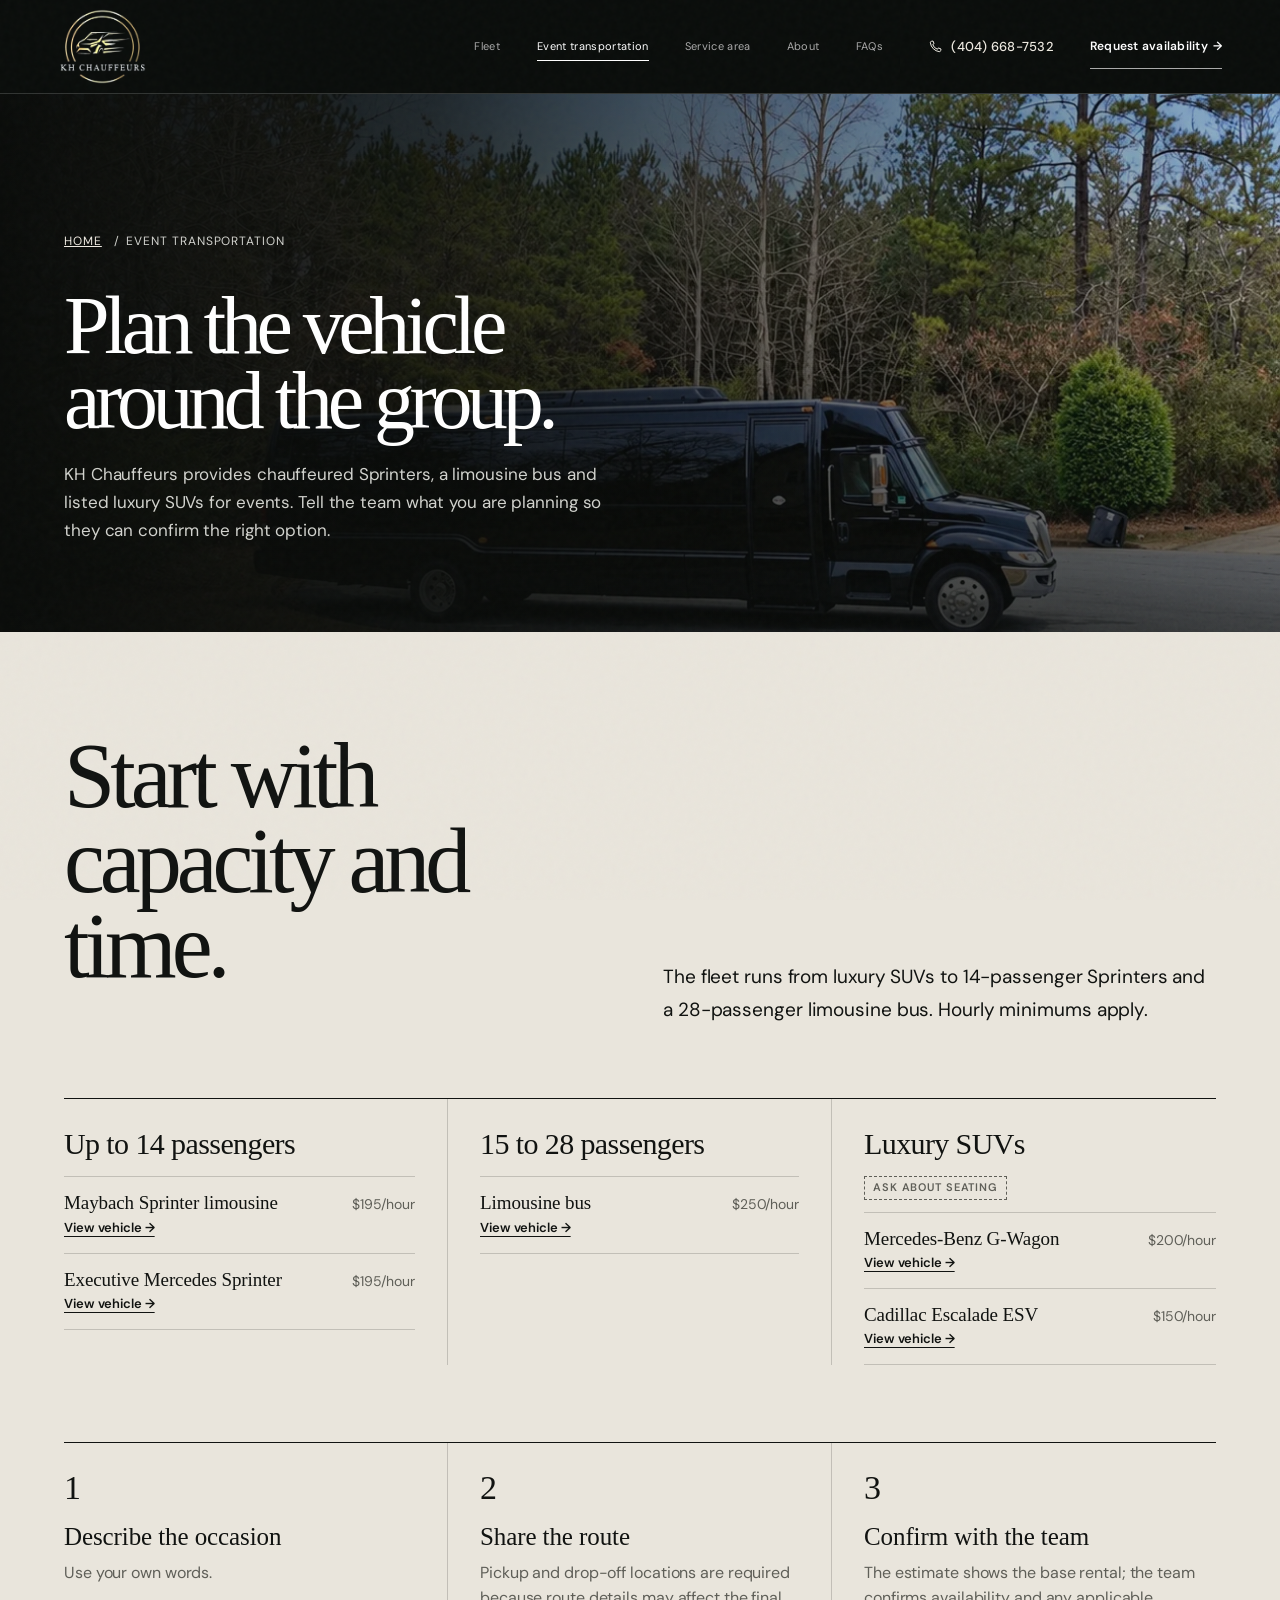
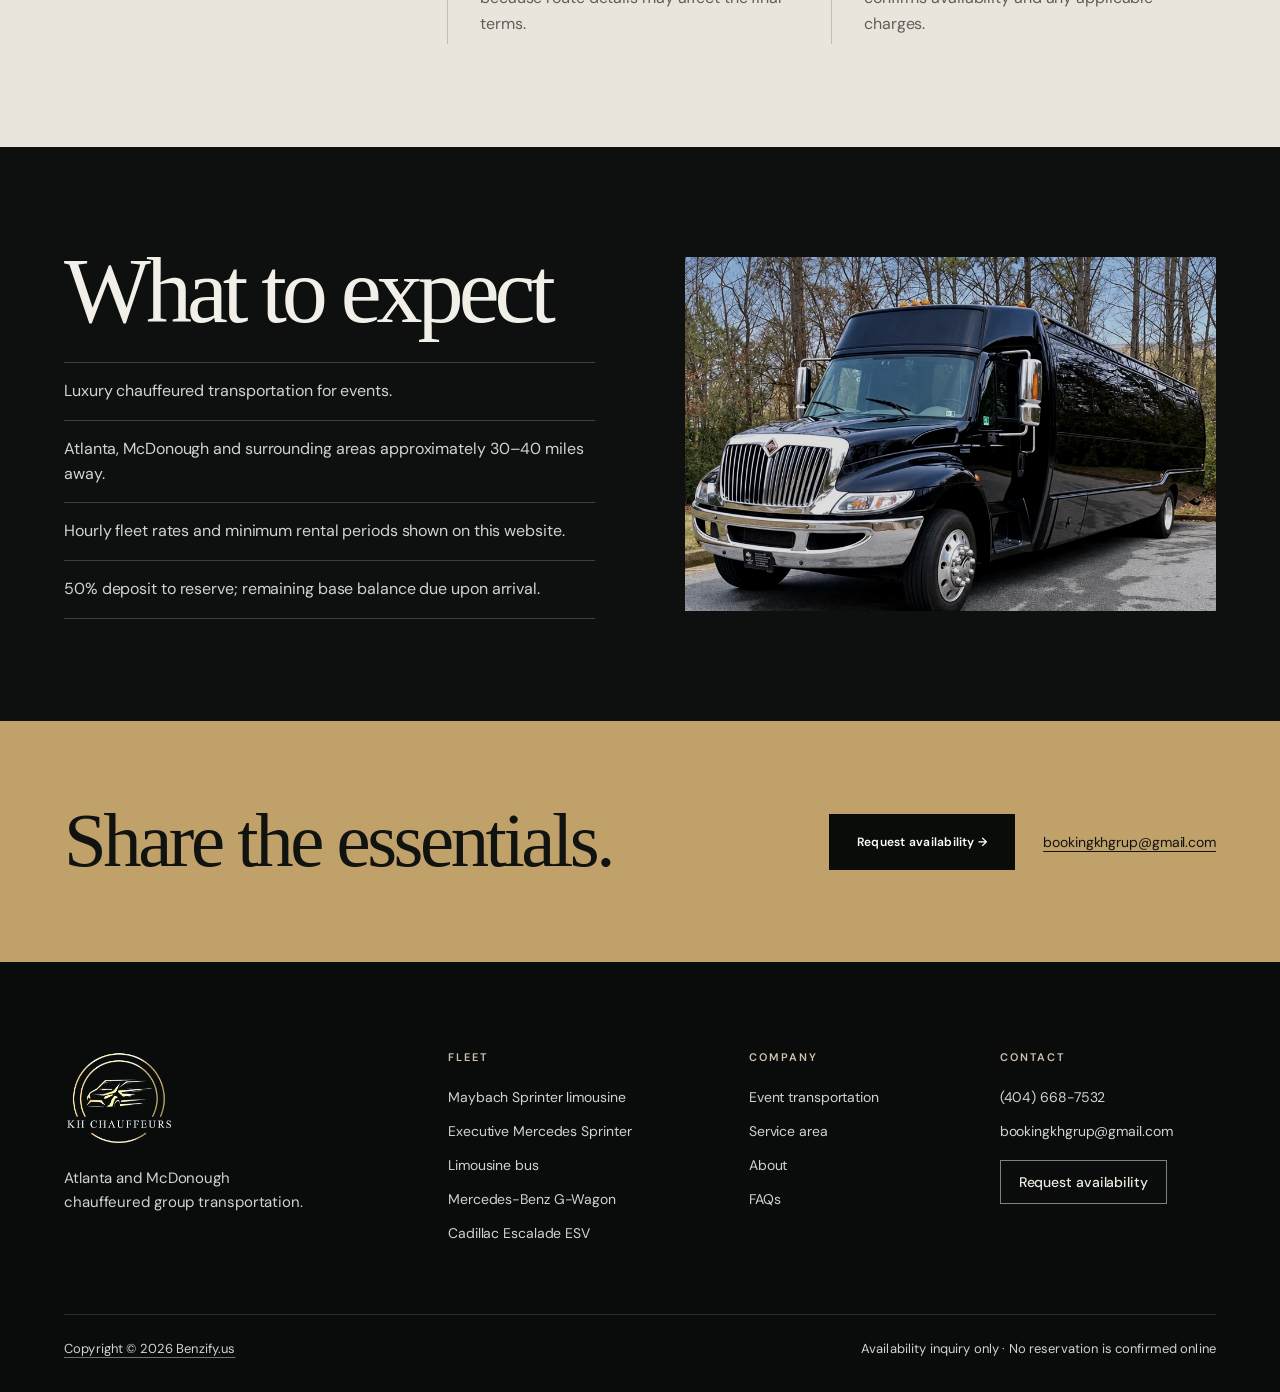
<file: events.html>
<!doctype html><html lang="en"><head><meta charset="utf-8"><meta name="viewport" content="width=device-width,initial-scale=1,viewport-fit=cover"><script>document.documentElement.classList.add("js")</script><title>Event Transportation | KH Chauffeurs</title><meta name="description" content="Chauffeured Sprinter, limousine bus and luxury SUV transportation for events in Atlanta, McDonough and surrounding areas."><link rel="canonical" href="https://khchauffeur.com/events.html"><link rel="icon" href="data:,"><link rel="preload" as="image" href="assets/limo-bus-side-wide.webp" fetchpriority="high"><link rel="preconnect" href="https://fonts.googleapis.com"><link rel="preconnect" href="https://fonts.gstatic.com" crossorigin><link href="https://fonts.googleapis.com/css2?family=DM+Sans:wght@400;500;600&display=swap" rel="stylesheet"><link rel="stylesheet" href="styles.css?v=dev"><link rel="stylesheet" href="premium.css?v=dev"></head><body class="page-events"><a class="skip-link" href="#main">Skip to content</a><header class="site-header"><a class="brand" href="index.html" aria-label="KH Chauffeurs home"><img class="brand-logo" src="assets/kh-chauffeur-logo.webp" alt="KH Chauffeurs" width="408" height="357" decoding="async"></a><button class="menu-button" type="button" data-menu-button aria-expanded="false" aria-controls="site-nav" aria-label="Open menu"><svg class="menu-icon" viewBox="0 0 24 24" width="22" height="22" aria-hidden="true" focusable="false"><path d="M3 7h18M3 12h18M3 17h18" fill="none" stroke="currentColor" stroke-width="1.5"/></svg></button><nav class="main-nav" id="site-nav" data-nav aria-label="Main navigation"><a href="fleet.html">Fleet</a><a href="events.html" aria-current="page">Event transportation</a><a href="service-area.html">Service area</a><a href="about.html">About</a><a href="faqs.html">FAQs</a></nav><a class="nav-call" href="tel:+14046687532" data-call-location="header" aria-label="Call KH Chauffeurs at (404) 668-7532"><svg class="call-icon" viewBox="0 0 24 24" width="16" height="16" aria-hidden="true" focusable="false"><path d="M6.6 3.5 9 3l1.6 4-2 1.3a11 11 0 0 0 7.1 7.1l1.3-2 4 1.6-.5 2.4a2 2 0 0 1-2 1.6A15.5 15.5 0 0 1 5 5.5a2 2 0 0 1 1.6-2Z" fill="none" stroke="currentColor" stroke-width="1.5" stroke-linejoin="round"/></svg><span class="nav-call-number" aria-hidden="true">(404) 668-7532</span></a><a class="nav-cta" href="request.html"><span class="nav-cta-full">Request availability</span><span class="nav-cta-short" aria-hidden="true">Request</span><span class="nav-cta-arrow" aria-hidden="true"> →</span></a></header><main id="main">

<section class="page-hero ev-hero hero-fade" aria-labelledby="events-title"><div class="container"><nav class="breadcrumbs" aria-label="Breadcrumb"><ol><li><a href="index.html">Home</a></li><li aria-current="page">Event transportation</li></ol></nav><h1 id="events-title">Plan the vehicle around the group.</h1><p class="hero-copy">KH Chauffeurs provides chauffeured Sprinters, a limousine bus and listed luxury SUVs for events. Tell the team what you are planning so they can confirm the right option.</p></div></section>

<section class="section section-cream ev-capacity" aria-labelledby="capacity-title"><div class="container"><div class="split reveal-stagger"><h2 class="section-title" id="capacity-title">Start with capacity and time.</h2><p class="lede">The fleet runs from luxury SUVs to <span data-vehicle="maybach-sprinter"><span data-field="passengers">14</span></span>-passenger Sprinters and a <span data-vehicle="limo-bus"><span data-field="passengers">28</span></span>-passenger limousine bus. Hourly minimums apply.</p></div>
<div class="ev-guide reveal-stagger">
<article class="ev-tier"><h3>Up to <span data-vehicle="maybach-sprinter"><span data-field="passengers">14</span></span> passengers</h3><ul>
<li data-vehicle="maybach-sprinter"><a href="maybach-sprinter.html"><span class="ev-name">Maybach Sprinter limousine</span><span class="ev-rate"><span data-field="rate">$195</span>/hour</span><span class="ev-link">View vehicle →</span></a></li>
<li data-vehicle="executive-sprinter"><a href="executive-sprinter.html"><span class="ev-name">Executive Mercedes Sprinter</span><span class="ev-rate"><span data-field="rate">$195</span>/hour</span><span class="ev-link">View vehicle →</span></a></li>
</ul></article>
<article class="ev-tier"><h3><span data-vehicle="limo-bus">15 to <span data-field="passengers">28</span></span> passengers</h3><ul>
<li data-vehicle="limo-bus"><a href="limo-bus.html"><span class="ev-name">Limousine bus</span><span class="ev-rate"><span data-field="rate">$250</span>/hour</span><span class="ev-link">View vehicle →</span></a></li>
</ul></article>
<article class="ev-tier"><h3>Luxury SUVs</h3><p class="fleet-fit is-unknown ev-ask">Ask about seating</p><ul>
<li data-vehicle="g-wagon"><a href="g-wagon.html"><span class="ev-name">Mercedes&#8209;Benz G&#8209;Wagon</span><span class="ev-rate"><span data-field="rate">$200</span>/hour</span><span class="ev-link">View vehicle →</span></a></li>
<li data-vehicle="escalade-esv"><a href="escalade.html"><span class="ev-name">Cadillac Escalade ESV</span><span class="ev-rate"><span data-field="rate">$150</span>/hour</span><span class="ev-link">View vehicle →</span></a></li>
</ul></article>
</div>
<ol class="hm-steps ev-steps reveal-stagger"><li><h3>Describe the occasion</h3><p>Use your own words.</p></li><li><h3>Share the route</h3><p>Pickup and drop-off locations are required because route details may affect the final terms.</p></li><li><h3>Confirm with the team</h3><p>The estimate shows the base rental; the team confirms availability and any applicable charges.</p></li></ol></div></section>

<section class="section section-dark ev-expect" aria-labelledby="expect-title"><div class="container ev-expect-grid"><div class="ev-expect-copy reveal"><h2 class="section-title" id="expect-title">What to expect</h2><ul class="ev-checks"><li>Luxury chauffeured transportation for events.</li><li>Atlanta, McDonough and surrounding areas approximately 30–40 miles away.</li><li>Hourly fleet rates and minimum rental periods shown on this website.</li><li><span data-field="deposit">50%</span> deposit to reserve; remaining base balance due upon arrival.</li></ul></div><figure class="ev-expect-media reveal photo-zoom photo-settle"><img src="assets/limo-bus-exterior.webp" alt="Black limousine bus with a chrome grille, parked in a tree-lined lot" width="918" height="612" loading="lazy" decoding="async"></figure></div></section>

<section class="cta-band hm-cta" aria-labelledby="cta-title"><div class="container"><h2 class="reveal" id="cta-title">Share the essentials.</h2><div class="fleet-cta-actions reveal"><a class="button button-dark" href="request.html">Request availability →</a><a class="fleet-cta-email" href="mailto:bookingkhgrup@gmail.com">bookingkhgrup@gmail.com</a></div></div></section>
</main><footer class="footer site-footer"><div class="container"><div class="footer-grid"><div class="footer-brand"><p class="footer-name"><a class="footer-home" href="index.html"><img class="brand-logo" src="assets/kh-chauffeur-logo.webp" alt="KH Chauffeurs" width="408" height="357" decoding="async"></a></p><p class="footer-tagline">Atlanta and McDonough chauffeured group transportation.</p></div><nav class="footer-col" aria-labelledby="footer-fleet"><h2 class="footer-heading" id="footer-fleet">Fleet</h2><ul><li><a href="maybach-sprinter.html">Maybach Sprinter limousine</a></li><li><a href="executive-sprinter.html">Executive Mercedes Sprinter</a></li><li><a href="limo-bus.html">Limousine bus</a></li><li><a href="g-wagon.html">Mercedes-Benz G-Wagon</a></li><li><a href="escalade.html">Cadillac Escalade ESV</a></li></ul></nav><nav class="footer-col" aria-labelledby="footer-company"><h2 class="footer-heading" id="footer-company">Company</h2><ul><li><a href="events.html">Event transportation</a></li><li><a href="service-area.html">Service area</a></li><li><a href="about.html">About</a></li><li><a href="faqs.html">FAQs</a></li></ul></nav><nav class="footer-col" aria-labelledby="footer-contact"><h2 class="footer-heading" id="footer-contact">Contact</h2><ul><li><a href="tel:+14046687532" data-call-location="footer">(404) 668-7532</a></li><li><a href="mailto:bookingkhgrup@gmail.com">bookingkhgrup@gmail.com</a></li><li><a class="footer-cta" href="request.html">Request availability</a></li></ul></nav></div><div class="footer-bottom"><p><a class="footer-credit" href="https://benzify.us/">Copyright © 2026 Benzify.us</a></p><p>Availability inquiry only · No reservation is confirmed online</p></div></div></footer><div class="mobile-cta-bar"><a class="mobile-cta-call" href="tel:+14046687532" data-call-location="mobile-bar" aria-label="Call KH Chauffeurs at (404) 668-7532"><svg class="call-icon" viewBox="0 0 24 24" width="16" height="16" aria-hidden="true" focusable="false"><path d="M6.6 3.5 9 3l1.6 4-2 1.3a11 11 0 0 0 7.1 7.1l1.3-2 4 1.6-.5 2.4a2 2 0 0 1-2 1.6A15.5 15.5 0 0 1 5 5.5a2 2 0 0 1 1.6-2Z" fill="none" stroke="currentColor" stroke-width="1.5" stroke-linejoin="round"/></svg><span aria-hidden="true">Call (404) 668-7532</span></a><a class="mobile-cta-request" href="request.html">Request availability</a></div><script src="data.js?v=dev"></script><script src="tracking.js?v=dev"></script><script src="script.js?v=dev"></script><script src="vehicle.js?v=dev"></script></body></html>
</file>
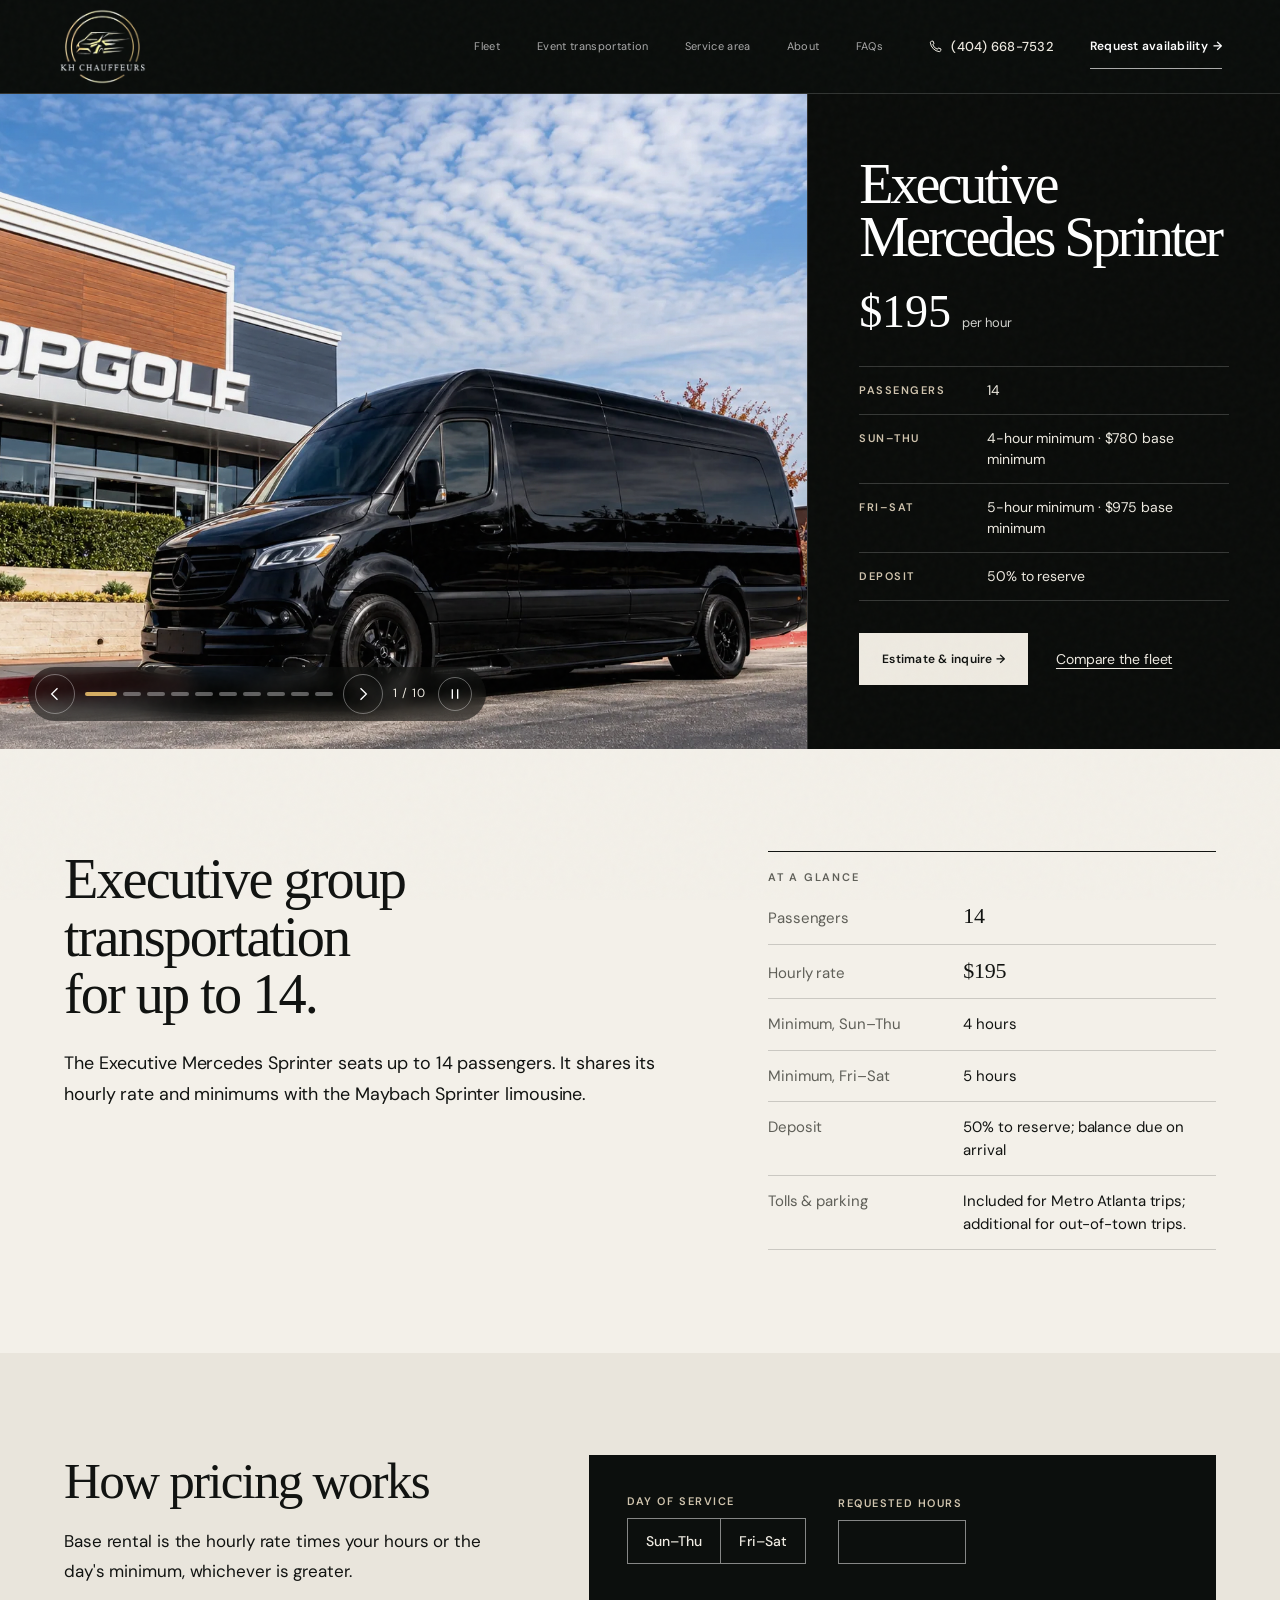
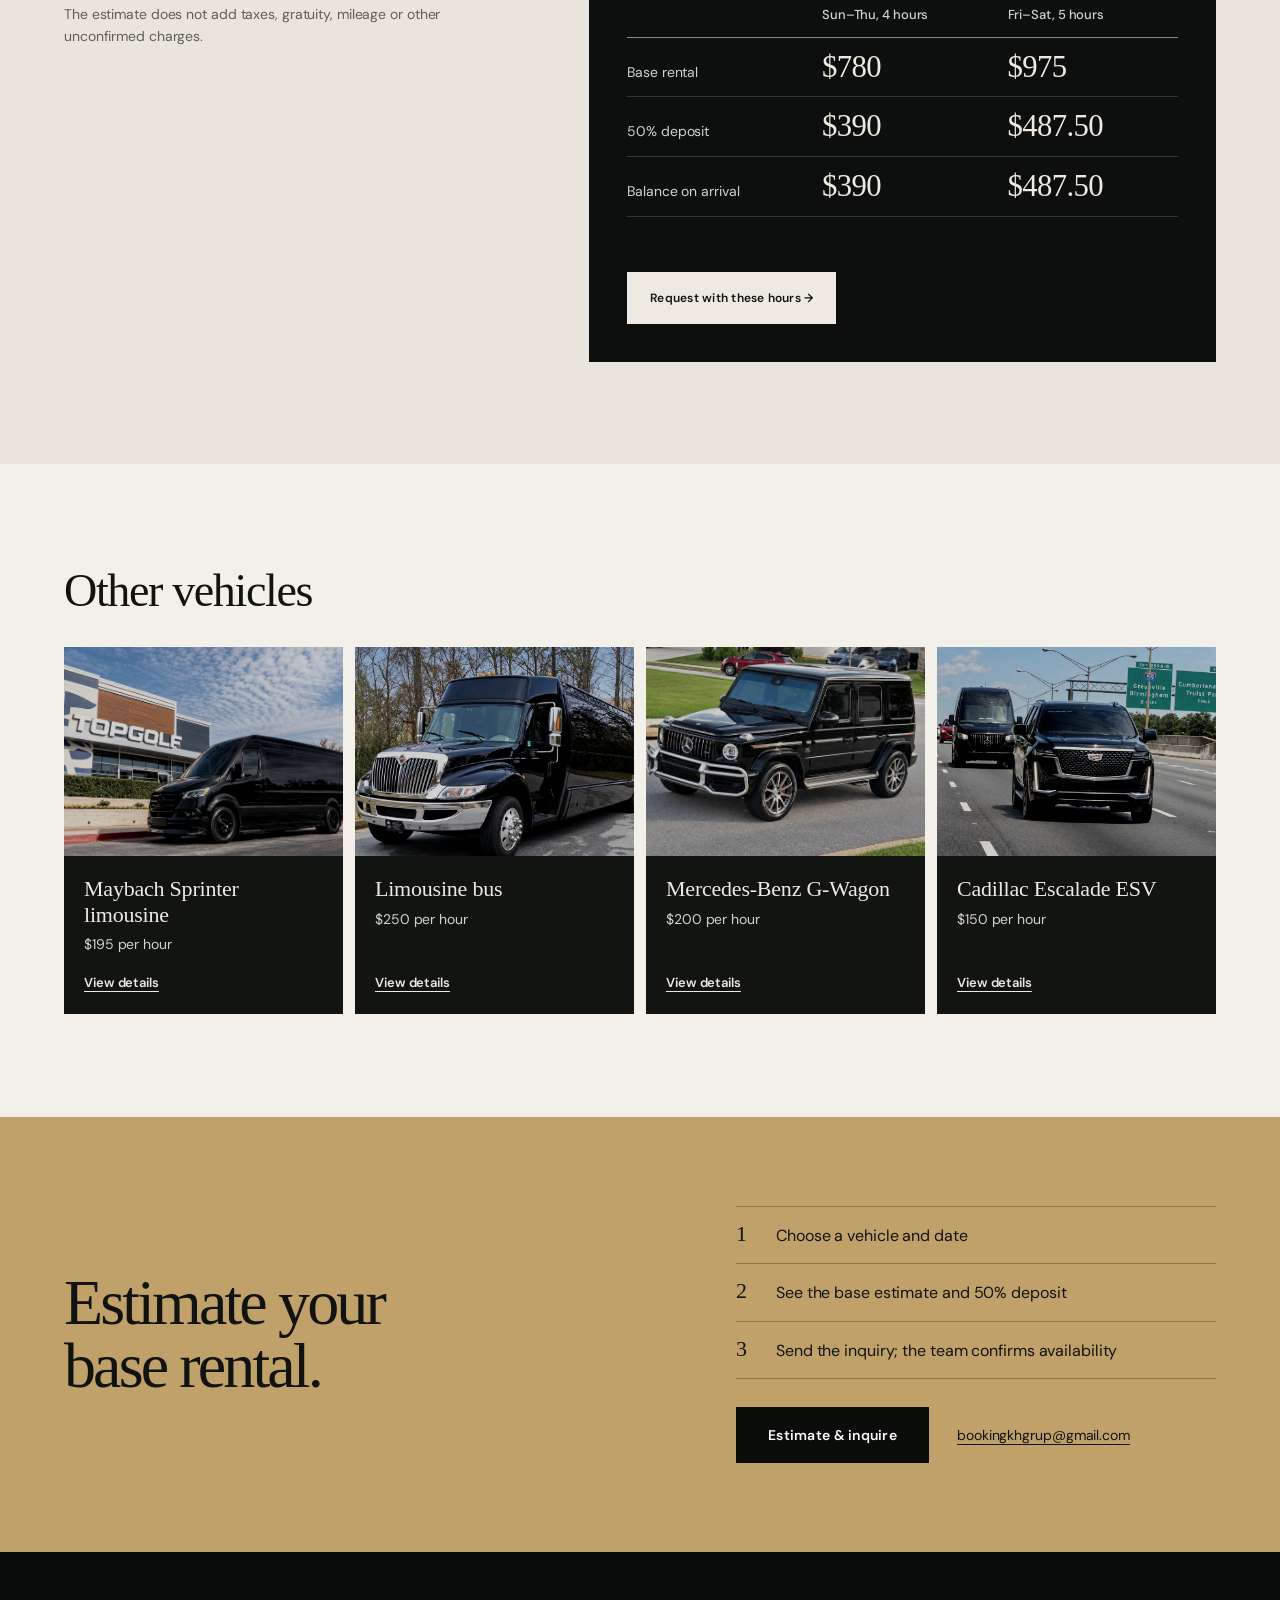
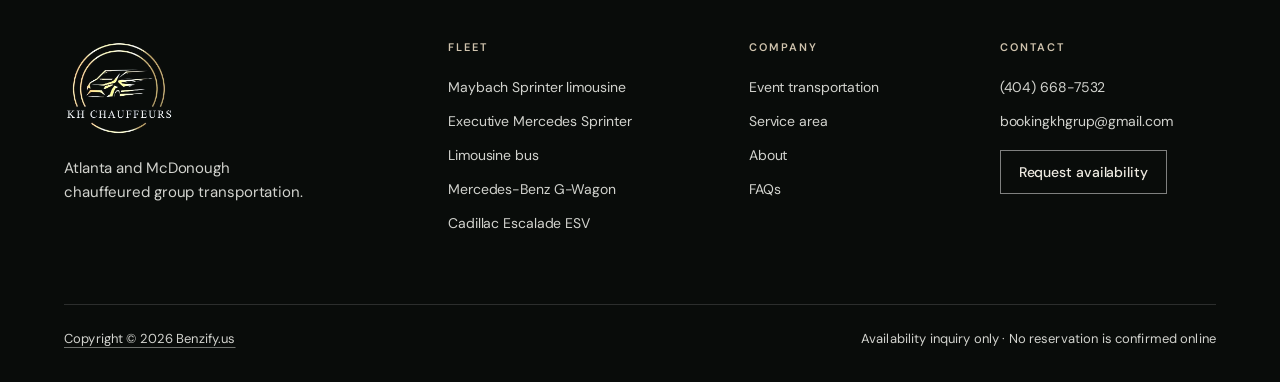
<file: executive-sprinter.html>
<!doctype html><html lang="en"><head><meta charset="utf-8"><meta name="viewport" content="width=device-width,initial-scale=1,viewport-fit=cover"><script>document.documentElement.classList.add("js")</script><title>Executive Mercedes Sprinter Rental | KH Chauffeurs</title><meta name="description" content="Request a 14-passenger Executive Mercedes Sprinter from KH Chauffeurs at $195 per hour, subject to minimum hours and availability."><link rel="canonical" href="https://khchauffeur.com/executive-sprinter.html"><link rel="icon" href="data:,"><link rel="preload" as="image" href="assets/sprinter-exterior-enhanced.webp" fetchpriority="high"><link rel="preconnect" href="https://fonts.googleapis.com"><link rel="preconnect" href="https://fonts.gstatic.com" crossorigin><link href="https://fonts.googleapis.com/css2?family=DM+Sans:wght@400;500;600&display=swap" rel="stylesheet"><link rel="stylesheet" href="styles.css?v=dev"><link rel="stylesheet" href="premium.css?v=dev"></head><body class="page-vehicle" data-vehicle="executive-sprinter"><a class="skip-link" href="#main">Skip to content</a><header class="site-header"><a class="brand" href="index.html" aria-label="KH Chauffeurs home"><img class="brand-logo" src="assets/kh-chauffeur-logo.webp" alt="KH Chauffeurs" width="408" height="357" decoding="async"></a><button class="menu-button" type="button" data-menu-button aria-expanded="false" aria-controls="site-nav" aria-label="Open menu"><svg class="menu-icon" viewBox="0 0 24 24" width="22" height="22" aria-hidden="true" focusable="false"><path d="M3 7h18M3 12h18M3 17h18" fill="none" stroke="currentColor" stroke-width="1.5"/></svg></button><nav class="main-nav" id="site-nav" data-nav aria-label="Main navigation"><a href="fleet.html">Fleet</a><a href="events.html">Event transportation</a><a href="service-area.html">Service area</a><a href="about.html">About</a><a href="faqs.html">FAQs</a></nav><a class="nav-call" href="tel:+14046687532" data-call-location="header" aria-label="Call KH Chauffeurs at (404) 668-7532"><svg class="call-icon" viewBox="0 0 24 24" width="16" height="16" aria-hidden="true" focusable="false"><path d="M6.6 3.5 9 3l1.6 4-2 1.3a11 11 0 0 0 7.1 7.1l1.3-2 4 1.6-.5 2.4a2 2 0 0 1-2 1.6A15.5 15.5 0 0 1 5 5.5a2 2 0 0 1 1.6-2Z" fill="none" stroke="currentColor" stroke-width="1.5" stroke-linejoin="round"/></svg><span class="nav-call-number" aria-hidden="true">(404) 668-7532</span></a><a class="nav-cta" href="request.html?vehicle=executive-sprinter"><span class="nav-cta-full">Request availability</span><span class="nav-cta-short" aria-hidden="true">Request</span><span class="nav-cta-arrow" aria-hidden="true"> →</span></a></header><main id="main">

<section class="vehicle-hero vp-hero" aria-labelledby="vehicle-title"><figure class="vp-hero-media hero-fade-media" data-hero-gallery="executive-sprinter"><img src="assets/sprinter-exterior-enhanced.webp" alt="Black Mercedes-Benz Sprinter parked outside a Topgolf venue" width="1672" height="941" fetchpriority="high" decoding="async"><figcaption class="fleet-caption">Pictured: Sprinter cabin</figcaption></figure><div class="vehicle-panel vp-panel"><h1 id="vehicle-title">Executive Mercedes Sprinter</h1><p class="vehicle-rate"><span data-field="rate">$195</span> <small>per hour</small></p><dl class="vp-specs"><div><dt>Passengers</dt><dd data-field="passengers">14</dd></div><div><dt>Sun–Thu</dt><dd><span data-field="min-weekday">4</span>-hour minimum · <span data-field="base-weekday">$780</span> base minimum</dd></div><div><dt>Fri–Sat</dt><dd><span data-field="min-weekend">5</span>-hour minimum · <span data-field="base-weekend">$975</span> base minimum</dd></div><div><dt>Deposit</dt><dd><span data-field="deposit">50%</span> to reserve</dd></div></dl><div class="vp-actions"><a class="button button-gold" href="request.html?vehicle=executive-sprinter">Estimate &amp; inquire →</a><a class="vp-text-link" href="fleet.html">Compare the fleet</a></div></div></section>

<section class="vp-overview" aria-labelledby="overview-title"><div class="container vp-overview-grid"><div class="vp-overview-copy reveal"><h2 id="overview-title">Executive group transportation for up to <span data-field="passengers">14</span>.</h2><p class="lede">The Executive Mercedes Sprinter seats up to <span data-field="passengers">14</span> passengers. It shares its hourly rate and minimums with the Maybach Sprinter limousine.</p></div><aside class="vp-glance reveal" aria-labelledby="glance-title"><h2 class="vp-glance-title" id="glance-title">At a glance</h2><dl class="vp-glance-list"><div><dt>Passengers</dt><dd data-field="passengers">14</dd></div><div><dt>Hourly rate</dt><dd data-field="rate">$195</dd></div><div><dt>Minimum, Sun–Thu</dt><dd><span data-field="min-weekday">4</span> hours</dd></div><div><dt>Minimum, Fri–Sat</dt><dd><span data-field="min-weekend">5</span> hours</dd></div><div><dt>Deposit</dt><dd><span data-field="deposit">50%</span> to reserve; balance due on arrival</dd></div><div><dt>Tolls &amp; parking</dt><dd>Included for Metro Atlanta trips; additional for out-of-town trips.</dd></div></dl></aside></div></section>



<section class="vp-pricing" id="pricing" aria-labelledby="pricing-title"><div class="container vp-pricing-grid"><div class="vp-pricing-intro reveal"><h2 id="pricing-title">How pricing works</h2><p class="lede">Base rental is the hourly rate times your hours or the day's minimum, whichever is greater.</p><p class="vp-note">The estimate does not add taxes, gratuity, mileage or other unconfirmed charges.</p></div><div class="vp-estimator reveal"><div class="vp-estimator-controls" data-estimator-controls hidden><div class="fleet-control" role="group" aria-labelledby="estimate-day"><span class="fleet-control-label" id="estimate-day">Day of service</span><div class="fleet-segment"><button type="button" aria-pressed="false" data-day="weekday">Sun–Thu</button><button type="button" aria-pressed="false" data-day="weekend">Fri–Sat</button></div></div><label class="fleet-control vp-hours"><span class="fleet-control-label">Requested hours</span><input type="number" name="hours" inputmode="numeric" min="1" max="24" step="1" data-hours></label></div><table class="vp-estimate" aria-labelledby="pricing-title" data-estimate data-day="both"><thead><tr><td></td><th scope="col" data-col="weekday">Sun–Thu, <span data-out="hours-weekday">4</span> hours</th><th scope="col" data-col="weekend">Fri–Sat, <span data-out="hours-weekend">5</span> hours</th></tr></thead><tbody><tr><th scope="row">Base rental</th><td data-col="weekday" data-out="base-weekday">$780</td><td data-col="weekend" data-out="base-weekend">$975</td></tr><tr><th scope="row"><span data-field="deposit">50%</span> deposit</th><td data-col="weekday" data-out="deposit-weekday">$390</td><td data-col="weekend" data-out="deposit-weekend">$487.50</td></tr><tr><th scope="row">Balance on arrival</th><td data-col="weekday" data-out="balance-weekday">$390</td><td data-col="weekend" data-out="balance-weekend">$487.50</td></tr></tbody></table><p class="vp-estimate-status" role="status" aria-live="polite" data-estimate-status></p><a class="button button-gold vp-estimate-link" href="request.html?vehicle=executive-sprinter" data-estimate-link>Request with these hours →</a></div></div></section>

<section class="vp-others" aria-labelledby="others-title"><div class="container"><h2 class="vp-section-title reveal" id="others-title">Other vehicles</h2><ul class="vp-others-grid reveal-stagger" data-others>
<li class="vp-other" data-vehicle="maybach-sprinter"><a class="photo-zoom" href="maybach-sprinter.html"><img src="assets/sprinter-exterior-enhanced.webp" alt="" width="1672" height="941" loading="lazy" decoding="async"><span class="vp-other-name">Maybach Sprinter limousine</span><span class="vp-other-rate"><span data-field="rate">$195</span> per hour</span><span class="vp-other-cta">View details</span></a></li>
<li class="vp-other" data-vehicle="limo-bus"><a class="photo-zoom" href="limo-bus.html"><img src="assets/limo-bus-exterior.webp" alt="" width="918" height="612" loading="lazy" decoding="async"><span class="vp-other-name">Limousine bus</span><span class="vp-other-rate"><span data-field="rate">$250</span> per hour</span><span class="vp-other-cta">View details</span></a></li>
<li class="vp-other" data-vehicle="g-wagon"><a class="photo-zoom" href="g-wagon.html"><img src="assets/g-wagon-enhanced.webp" alt="" width="1214" height="1295" loading="lazy" decoding="async"><span class="vp-other-name">Mercedes-Benz G&#8209;Wagon</span><span class="vp-other-rate"><span data-field="rate">$200</span> per hour</span><span class="vp-other-cta">View details</span></a></li>
<li class="vp-other" data-vehicle="escalade-esv"><a class="photo-zoom" href="escalade.html"><img src="assets/escalade-enhanced.webp" alt="" width="946" height="1662" loading="lazy" decoding="async"><span class="vp-other-name">Cadillac Escalade ESV</span><span class="vp-other-rate"><span data-field="rate">$150</span> per hour</span><span class="vp-other-cta">View details</span></a></li>
</ul></div></section>

<section class="cta-band fleet-cta" aria-labelledby="cta-title"><div class="container"><h2 class="reveal" id="cta-title">Estimate your base rental.</h2><div class="fleet-cta-panel"><ol class="fleet-cta-steps reveal-stagger"><li>Choose a vehicle and date</li><li>See the base estimate and 50% deposit</li><li>Send the inquiry; the team confirms availability</li></ol><div class="fleet-cta-actions reveal"><a class="button button-dark" href="request.html?vehicle=executive-sprinter">Estimate &amp; inquire</a><a class="fleet-cta-email" href="mailto:bookingkhgrup@gmail.com">bookingkhgrup@gmail.com</a></div></div></div></section></main><footer class="footer site-footer"><div class="container"><div class="footer-grid"><div class="footer-brand"><p class="footer-name"><a class="footer-home" href="index.html"><img class="brand-logo" src="assets/kh-chauffeur-logo.webp" alt="KH Chauffeurs" width="408" height="357" decoding="async"></a></p><p class="footer-tagline">Atlanta and McDonough chauffeured group transportation.</p></div><nav class="footer-col" aria-labelledby="footer-fleet"><h2 class="footer-heading" id="footer-fleet">Fleet</h2><ul><li><a href="maybach-sprinter.html">Maybach Sprinter limousine</a></li><li><a href="executive-sprinter.html">Executive Mercedes Sprinter</a></li><li><a href="limo-bus.html">Limousine bus</a></li><li><a href="g-wagon.html">Mercedes-Benz G-Wagon</a></li><li><a href="escalade.html">Cadillac Escalade ESV</a></li></ul></nav><nav class="footer-col" aria-labelledby="footer-company"><h2 class="footer-heading" id="footer-company">Company</h2><ul><li><a href="events.html">Event transportation</a></li><li><a href="service-area.html">Service area</a></li><li><a href="about.html">About</a></li><li><a href="faqs.html">FAQs</a></li></ul></nav><nav class="footer-col" aria-labelledby="footer-contact"><h2 class="footer-heading" id="footer-contact">Contact</h2><ul><li><a href="tel:+14046687532" data-call-location="footer">(404) 668-7532</a></li><li><a href="mailto:bookingkhgrup@gmail.com">bookingkhgrup@gmail.com</a></li><li><a class="footer-cta" href="request.html">Request availability</a></li></ul></nav></div><div class="footer-bottom"><p><a class="footer-credit" href="https://benzify.us/">Copyright © 2026 Benzify.us</a></p><p>Availability inquiry only · No reservation is confirmed online</p></div></div></footer><div class="mobile-cta-bar"><a class="mobile-cta-call" href="tel:+14046687532" data-call-location="mobile-bar" aria-label="Call KH Chauffeurs at (404) 668-7532"><svg class="call-icon" viewBox="0 0 24 24" width="16" height="16" aria-hidden="true" focusable="false"><path d="M6.6 3.5 9 3l1.6 4-2 1.3a11 11 0 0 0 7.1 7.1l1.3-2 4 1.6-.5 2.4a2 2 0 0 1-2 1.6A15.5 15.5 0 0 1 5 5.5a2 2 0 0 1 1.6-2Z" fill="none" stroke="currentColor" stroke-width="1.5" stroke-linejoin="round"/></svg><span aria-hidden="true">Call (404) 668-7532</span></a><a class="mobile-cta-request" href="request.html">Request availability</a></div><script src="data.js?v=dev"></script><script src="tracking.js?v=dev"></script><script src="script.js?v=dev"></script><script src="vehicle.js?v=dev"></script><script src="gallery.js?v=dev"></script></body></html>
</file>
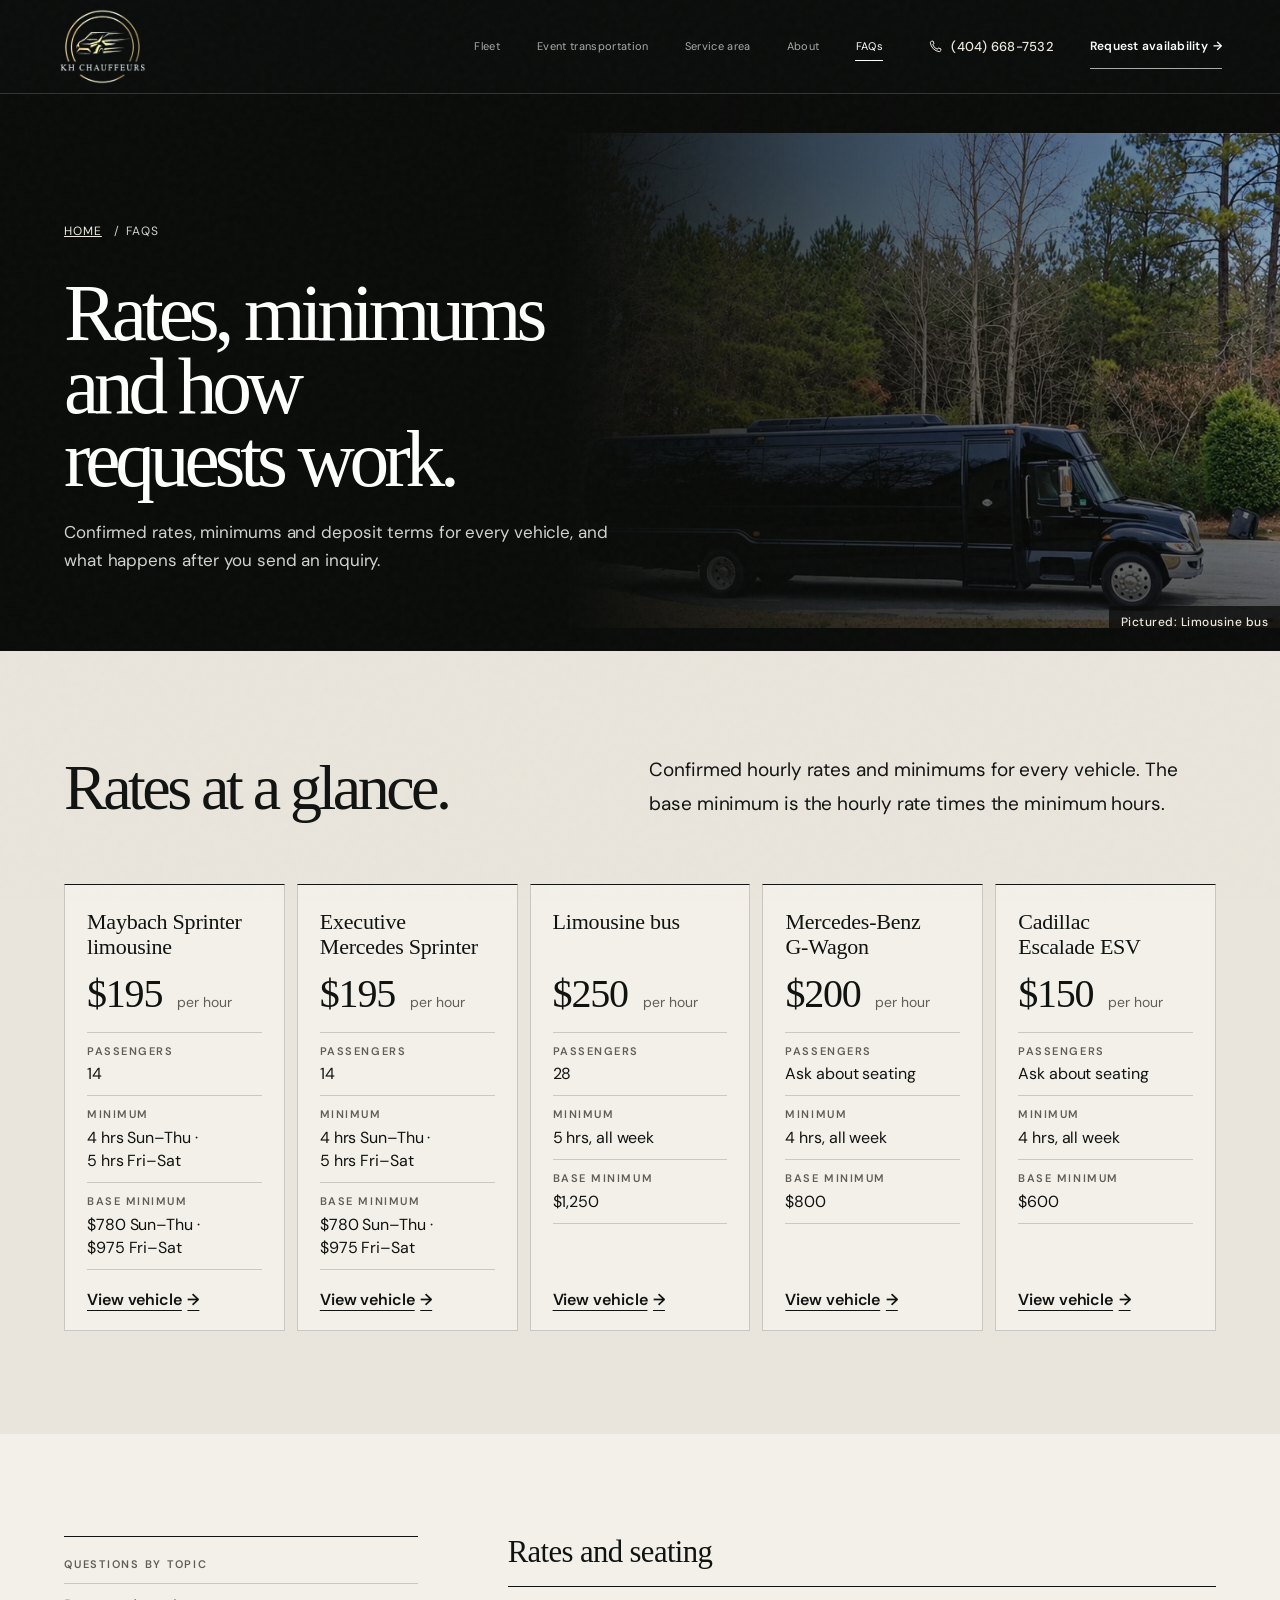
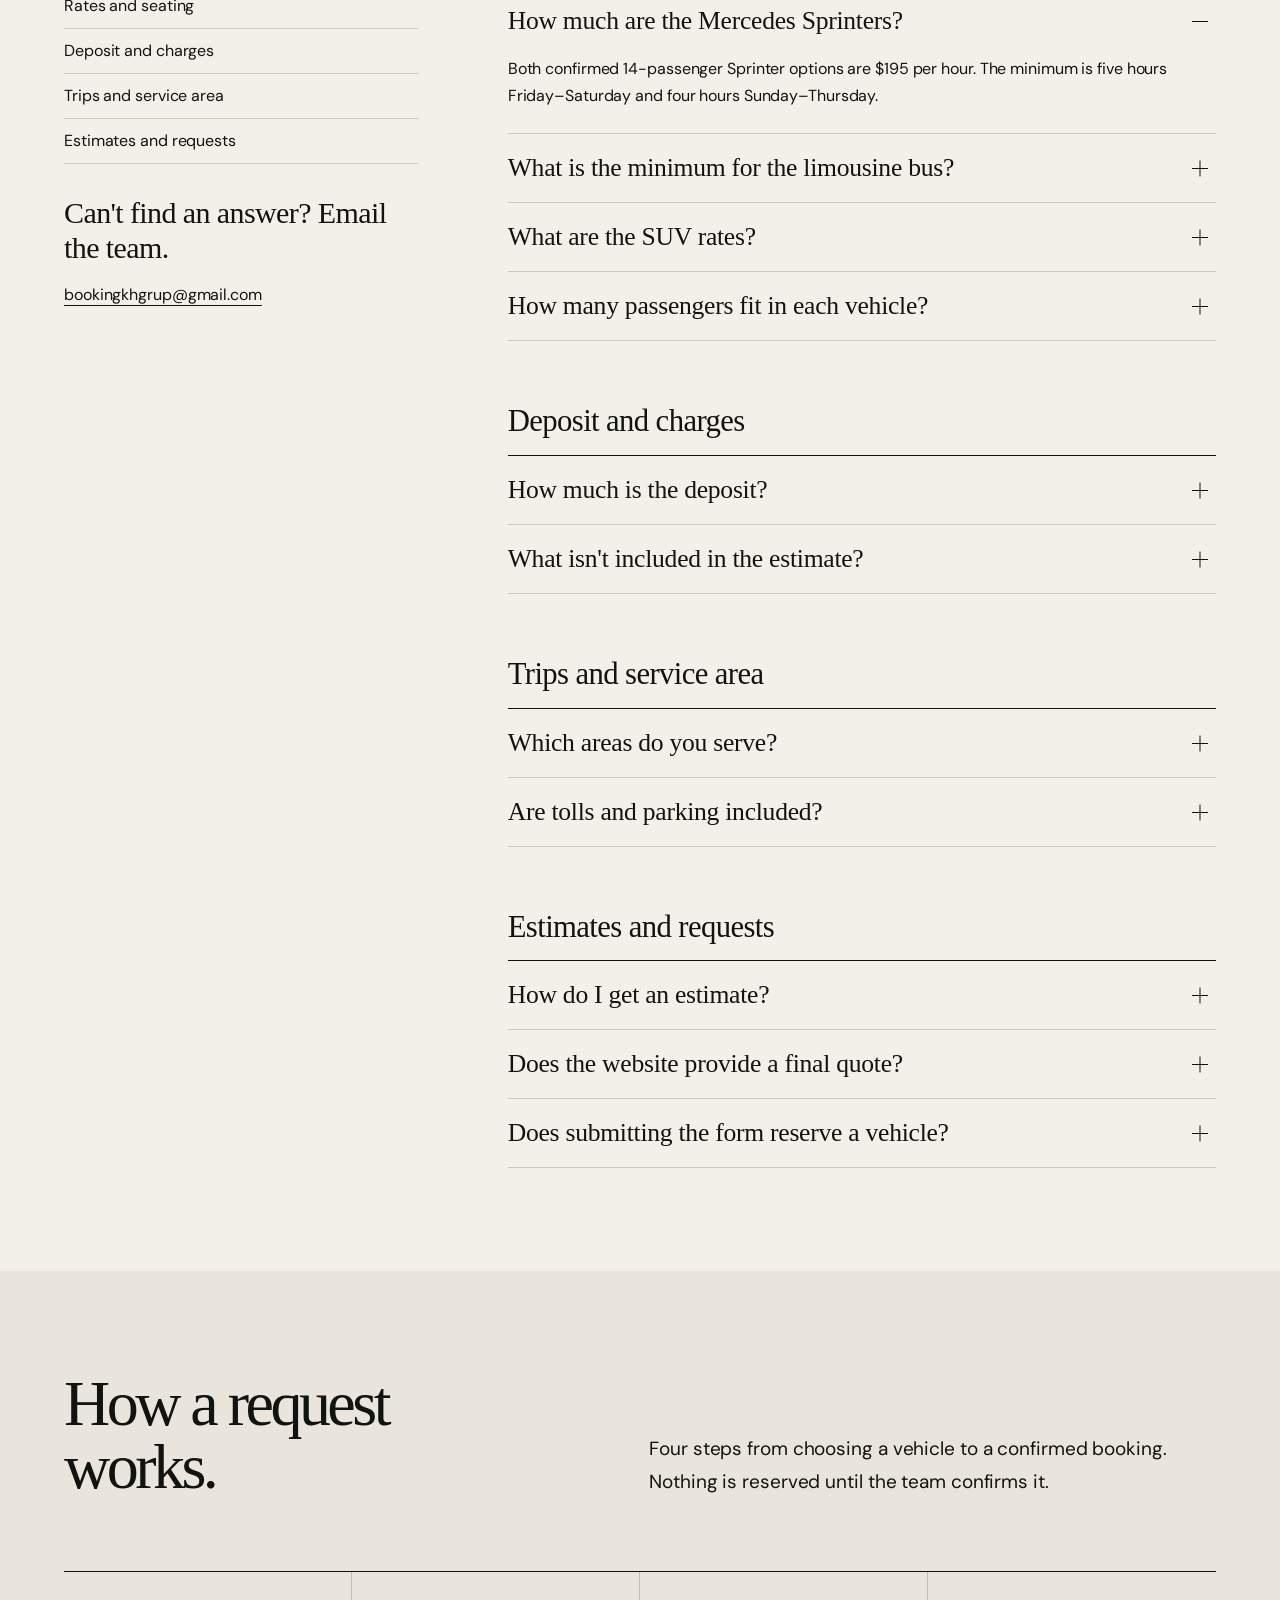
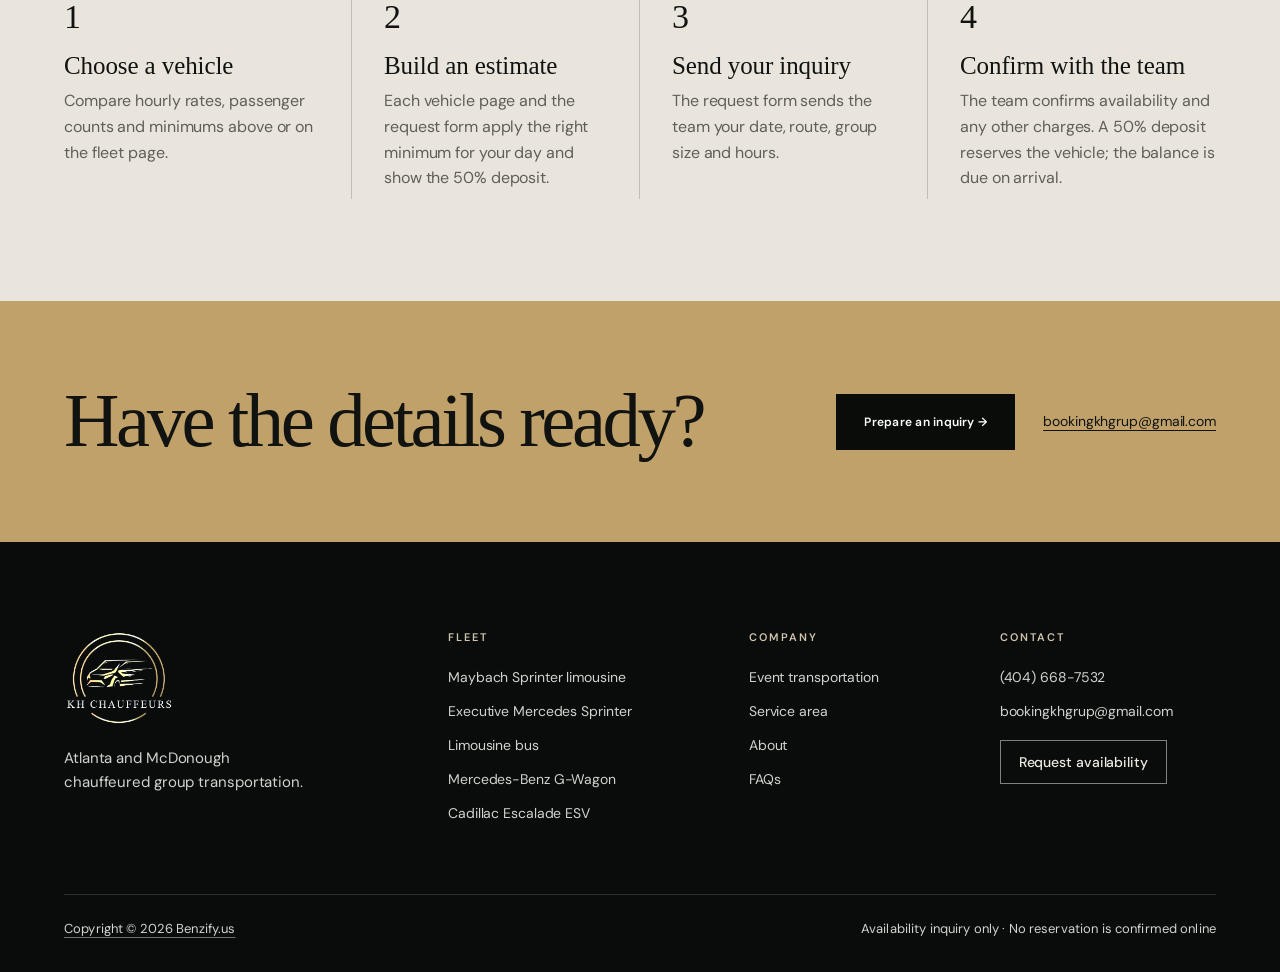
<file: faqs.html>
<!doctype html><html lang="en"><head><meta charset="utf-8"><meta name="viewport" content="width=device-width,initial-scale=1,viewport-fit=cover"><script>document.documentElement.classList.add("js")</script><title>Fleet Pricing & Booking FAQs | KH Chauffeurs</title><meta name="description" content="Answers about KH Chauffeurs hourly rates, minimum rental periods, deposits, tolls, parking and availability inquiries."><link rel="canonical" href="https://khchauffeur.com/faqs.html"><link rel="icon" href="data:,"><link rel="preload" as="image" href="assets/limo-bus-side.webp" fetchpriority="high"><link rel="preconnect" href="https://fonts.googleapis.com"><link rel="preconnect" href="https://fonts.gstatic.com" crossorigin><link href="https://fonts.googleapis.com/css2?family=DM+Sans:wght@400;500;600&display=swap" rel="stylesheet"><link rel="stylesheet" href="styles.css?v=dev"><script type="application/ld+json">{"@context":"https://schema.org","@type":"FAQPage","mainEntity":[{"@type":"Question","name":"How much are the Mercedes Sprinters?","acceptedAnswer":{"@type":"Answer","text":"Both confirmed 14-passenger Sprinter options are $195 per hour. The minimum is five hours Friday–Saturday and four hours Sunday–Thursday."}},{"@type":"Question","name":"What is the minimum for the limousine bus?","acceptedAnswer":{"@type":"Answer","text":"The 28-passenger limousine bus is $250 per hour with a five-hour minimum, producing a $1,250 base minimum."}},{"@type":"Question","name":"What are the SUV rates?","acceptedAnswer":{"@type":"Answer","text":"The Cadillac Escalade ESV is $150 per hour with a four-hour minimum. The Mercedes-Benz G-Wagon is $200 per hour with a four-hour minimum. Share your group size in your request and the team will confirm seating."}},{"@type":"Question","name":"How many passengers fit in each vehicle?","acceptedAnswer":{"@type":"Answer","text":"Both Sprinters seat up to 14 passengers and the limousine bus seats up to 28. For the Cadillac Escalade ESV and Mercedes-Benz G-Wagon, include your group size in your request and the team will confirm seating."}},{"@type":"Question","name":"How much is the deposit?","acceptedAnswer":{"@type":"Answer","text":"A 50% deposit is required to reserve after availability and terms are confirmed. The remaining 50% base balance is due upon arrival."}},{"@type":"Question","name":"What isn't included in the estimate?","acceptedAnswer":{"@type":"Answer","text":"The estimate covers the base rental only. Taxes, gratuity, mileage or travel time, overtime and holiday rates aren't added; the team confirms any that apply. Ask the team about cancellation and rescheduling terms."}},{"@type":"Question","name":"Which areas do you serve?","acceptedAnswer":{"@type":"Answer","text":"Atlanta, McDonough and surrounding areas, up to roughly 30–40 miles away. Share your full route in your request and the team will confirm it. See the service area."}},{"@type":"Question","name":"Are tolls and parking included?","acceptedAnswer":{"@type":"Answer","text":"They are included for Metro Atlanta trips and additional for out-of-town trips. Share your full route in your request so the team can confirm how it is treated."}},{"@type":"Question","name":"How do I get an estimate?","acceptedAnswer":{"@type":"Answer","text":"Each vehicle page and the request form calculate an estimated base rental from your hours and the day's minimum, with the 50% deposit and the balance due on arrival."}},{"@type":"Question","name":"Does the website provide a final quote?","acceptedAnswer":{"@type":"Answer","text":"No. It provides an estimated base rental from confirmed hourly rates and minimums. Availability and any applicable charges must be confirmed."}},{"@type":"Question","name":"Does submitting the form reserve a vehicle?","acceptedAnswer":{"@type":"Answer","text":"No. It sends an inquiry to the KH Chauffeurs team. A reservation is confirmed only through an approved availability, terms and deposit process."}}]}</script><link rel="stylesheet" href="premium.css?v=dev"></head><body class="page-faqs"><a class="skip-link" href="#main">Skip to content</a><header class="site-header"><a class="brand" href="index.html" aria-label="KH Chauffeurs home"><img class="brand-logo" src="assets/kh-chauffeur-logo.webp" alt="KH Chauffeurs" width="408" height="357" decoding="async"></a><button class="menu-button" type="button" data-menu-button aria-expanded="false" aria-controls="site-nav" aria-label="Open menu"><svg class="menu-icon" viewBox="0 0 24 24" width="22" height="22" aria-hidden="true" focusable="false"><path d="M3 7h18M3 12h18M3 17h18" fill="none" stroke="currentColor" stroke-width="1.5"/></svg></button><nav class="main-nav" id="site-nav" data-nav aria-label="Main navigation"><a href="fleet.html">Fleet</a><a href="events.html">Event transportation</a><a href="service-area.html">Service area</a><a href="about.html">About</a><a href="faqs.html" aria-current="page">FAQs</a></nav><a class="nav-call" href="tel:+14046687532" data-call-location="header" aria-label="Call KH Chauffeurs at (404) 668-7532"><svg class="call-icon" viewBox="0 0 24 24" width="16" height="16" aria-hidden="true" focusable="false"><path d="M6.6 3.5 9 3l1.6 4-2 1.3a11 11 0 0 0 7.1 7.1l1.3-2 4 1.6-.5 2.4a2 2 0 0 1-2 1.6A15.5 15.5 0 0 1 5 5.5a2 2 0 0 1 1.6-2Z" fill="none" stroke="currentColor" stroke-width="1.5" stroke-linejoin="round"/></svg><span class="nav-call-number" aria-hidden="true">(404) 668-7532</span></a><a class="nav-cta" href="request.html"><span class="nav-cta-full">Request availability</span><span class="nav-cta-short" aria-hidden="true">Request</span><span class="nav-cta-arrow" aria-hidden="true"> →</span></a></header><main id="main"><section class="page-hero photo-hero photo-hero--right hero-fade" style="--hero-image:url('assets/limo-bus-side.webp');--hero-position:right 62%;--hero-mobile-position:62% center" aria-labelledby="faqs-title"><div class="container"><nav class="breadcrumbs" aria-label="Breadcrumb"><ol><li><a href="index.html">Home</a></li><li aria-current="page">FAQs</li></ol></nav><h1 id="faqs-title">Rates, minimums and how requests work.</h1><p class="hero-copy">Confirmed rates, minimums and deposit terms for every vehicle, and what happens after you send an inquiry.</p></div><p class="fleet-caption photo-hero-caption">Pictured: Limousine bus</p></section><section class="section fq-rates-section" aria-labelledby="rates-title"><div class="container"><div class="split reveal-stagger"><h2 class="section-title" id="rates-title">Rates at a glance.</h2><p class="lede">Confirmed hourly rates and minimums for every vehicle. The base minimum is the hourly rate times the minimum hours.</p></div><ul class="fq-rates reveal-stagger"><li class="fq-rate" data-vehicle="maybach-sprinter"><h3 class="fq-rate-name">Maybach Sprinter limousine</h3><p class="fq-rate-price"><span data-field="rate">$195</span> <small>per hour</small></p><dl class="fq-rate-list"><div><dt>Passengers</dt><dd><span data-field="passengers">14</span></dd></div><div><dt>Minimum</dt><dd><span data-field="min-weekday">4</span> hrs Sun–Thu&nbsp;· <span data-field="min-weekend">5</span> hrs Fri–Sat</dd></div><div><dt>Base minimum</dt><dd><span data-field="base-weekday">$780</span> Sun–Thu&nbsp;· <span data-field="base-weekend">$975</span> Fri–Sat</dd></div></dl><a class="fq-rate-link" href="maybach-sprinter.html">View vehicle<span class="sr-only">: Maybach Sprinter limousine</span> <span aria-hidden="true">→</span></a></li><li class="fq-rate" data-vehicle="executive-sprinter"><h3 class="fq-rate-name">Executive Mercedes Sprinter</h3><p class="fq-rate-price"><span data-field="rate">$195</span> <small>per hour</small></p><dl class="fq-rate-list"><div><dt>Passengers</dt><dd><span data-field="passengers">14</span></dd></div><div><dt>Minimum</dt><dd><span data-field="min-weekday">4</span> hrs Sun–Thu&nbsp;· <span data-field="min-weekend">5</span> hrs Fri–Sat</dd></div><div><dt>Base minimum</dt><dd><span data-field="base-weekday">$780</span> Sun–Thu&nbsp;· <span data-field="base-weekend">$975</span> Fri–Sat</dd></div></dl><a class="fq-rate-link" href="executive-sprinter.html">View vehicle<span class="sr-only">: Executive Mercedes Sprinter</span> <span aria-hidden="true">→</span></a></li><li class="fq-rate" data-vehicle="limo-bus"><h3 class="fq-rate-name">Limousine bus</h3><p class="fq-rate-price"><span data-field="rate">$250</span> <small>per hour</small></p><dl class="fq-rate-list"><div><dt>Passengers</dt><dd><span data-field="passengers">28</span></dd></div><div><dt>Minimum</dt><dd><span data-field="min-all">5</span> hrs, all week</dd></div><div><dt>Base minimum</dt><dd><span data-field="base-all">$1,250</span></dd></div></dl><a class="fq-rate-link" href="limo-bus.html">View vehicle<span class="sr-only">: Limousine bus</span> <span aria-hidden="true">→</span></a></li><li class="fq-rate" data-vehicle="g-wagon"><h3 class="fq-rate-name">Mercedes&#8209;Benz G&#8209;Wagon</h3><p class="fq-rate-price"><span data-field="rate">$200</span> <small>per hour</small></p><dl class="fq-rate-list"><div><dt>Passengers</dt><dd>Ask about seating</dd></div><div><dt>Minimum</dt><dd><span data-field="min-all">4</span> hrs, all week</dd></div><div><dt>Base minimum</dt><dd><span data-field="base-all">$800</span></dd></div></dl><a class="fq-rate-link" href="g-wagon.html">View vehicle<span class="sr-only">: Mercedes&#8209;Benz G&#8209;Wagon</span> <span aria-hidden="true">→</span></a></li><li class="fq-rate" data-vehicle="escalade-esv"><h3 class="fq-rate-name">Cadillac Escalade ESV</h3><p class="fq-rate-price"><span data-field="rate">$150</span> <small>per hour</small></p><dl class="fq-rate-list"><div><dt>Passengers</dt><dd>Ask about seating</dd></div><div><dt>Minimum</dt><dd><span data-field="min-all">4</span> hrs, all week</dd></div><div><dt>Base minimum</dt><dd><span data-field="base-all">$600</span></dd></div></dl><a class="fq-rate-link" href="escalade.html">View vehicle<span class="sr-only">: Cadillac Escalade ESV</span> <span aria-hidden="true">→</span></a></li></ul></div></section><section class="section section-cream fq-section" aria-labelledby="faq-heading"><div class="container fq-layout"><aside class="fq-aside reveal"><h2 class="fq-aside-title" id="faq-heading">Questions by topic</h2><nav aria-label="FAQ topics"><ul class="fq-topics"><li><a href="#faq-rates">Rates and seating</a></li><li><a href="#faq-charges">Deposit and charges</a></li><li><a href="#faq-trips">Trips and service area</a></li><li><a href="#faq-requests">Estimates and requests</a></li></ul></nav><p class="fq-aside-text">Can't find an answer? Email the team.</p><a class="fq-email" href="mailto:bookingkhgrup@gmail.com">bookingkhgrup@gmail.com</a></aside><div class="fq-groups"><section class="fq-group" id="faq-rates" aria-labelledby="faq-rates-title"><h2 class="fq-group-title reveal" id="faq-rates-title">Rates and seating</h2><div class="fq-list reveal"><details open><summary>How much are the Mercedes Sprinters?</summary><p>Both confirmed <span data-vehicle="maybach-sprinter"><span data-field="passengers">14</span></span>-passenger Sprinter options are <span data-vehicle="maybach-sprinter"><span data-field="rate">$195</span></span> per hour. The minimum is five hours Friday–Saturday and four hours Sunday–Thursday.</p></details><details><summary>What is the minimum for the limousine bus?</summary><p>The <span data-vehicle="limo-bus"><span data-field="passengers">28</span></span>-passenger limousine bus is <span data-vehicle="limo-bus"><span data-field="rate">$250</span></span> per hour with a five-hour minimum, producing a <span data-vehicle="limo-bus"><span data-field="base-all">$1,250</span></span> base minimum.</p></details><details><summary>What are the SUV rates?</summary><p>The Cadillac Escalade ESV is <span data-vehicle="escalade-esv"><span data-field="rate">$150</span></span> per hour with a four-hour minimum. The Mercedes-Benz G&#8209;Wagon is <span data-vehicle="g-wagon"><span data-field="rate">$200</span></span> per hour with a four-hour minimum. Share your group size in your request and the team will confirm seating.</p></details><details><summary>How many passengers fit in each vehicle?</summary><p>Both Sprinters seat up to <span data-vehicle="maybach-sprinter"><span data-field="passengers">14</span></span> passengers and the limousine bus seats up to <span data-vehicle="limo-bus"><span data-field="passengers">28</span></span>. For the Cadillac Escalade ESV and Mercedes-Benz G&#8209;Wagon, include your group size in your request and the team will confirm seating.</p></details></div></section><section class="fq-group" id="faq-charges" aria-labelledby="faq-charges-title"><h2 class="fq-group-title reveal" id="faq-charges-title">Deposit and charges</h2><div class="fq-list reveal"><details><summary>How much is the deposit?</summary><p>A <span data-field="deposit">50%</span> deposit is required to reserve after availability and terms are confirmed. The remaining 50% base balance is due upon arrival.</p></details><details><summary>What isn't included in the estimate?</summary><p>The estimate covers the base rental only. Taxes, gratuity, mileage or travel time, overtime and holiday rates aren't added; the team confirms any that apply. Ask the team about cancellation and rescheduling terms.</p></details></div></section><section class="fq-group" id="faq-trips" aria-labelledby="faq-trips-title"><h2 class="fq-group-title reveal" id="faq-trips-title">Trips and service area</h2><div class="fq-list reveal"><details><summary>Which areas do you serve?</summary><p>Atlanta, McDonough and surrounding areas, up to roughly 30–40 miles away. Share your full route in your request and the team will confirm it. <a href="service-area.html">See the service area</a>.</p></details><details><summary>Are tolls and parking included?</summary><p>They are included for Metro Atlanta trips and additional for out-of-town trips. Share your full route in your request so the team can confirm how it is treated.</p></details></div></section><section class="fq-group" id="faq-requests" aria-labelledby="faq-requests-title"><h2 class="fq-group-title reveal" id="faq-requests-title">Estimates and requests</h2><div class="fq-list reveal"><details><summary>How do I get an estimate?</summary><p>Each vehicle page and the request form calculate an estimated base rental from your hours and the day's minimum, with the <span data-field="deposit">50%</span> deposit and the balance due on arrival.</p></details><details><summary>Does the website provide a final quote?</summary><p>No. It provides an estimated base rental from confirmed hourly rates and minimums. Availability and any applicable charges must be confirmed.</p></details><details><summary>Does submitting the form reserve a vehicle?</summary><p>No. It sends an inquiry to the KH Chauffeurs team. A reservation is confirmed only through an approved availability, terms and deposit process.</p></details></div></section></div></div></section><section class="section fq-how" aria-labelledby="how-title"><div class="container"><div class="split reveal-stagger"><h2 class="section-title" id="how-title">How a request works.</h2><p class="lede">Four steps from choosing a vehicle to a confirmed booking. Nothing is reserved until the team confirms it.</p></div><ol class="hm-steps fq-steps reveal-stagger"><li><h3>Choose a vehicle</h3><p>Compare hourly rates, passenger counts and minimums above or on the fleet page.</p></li><li><h3>Build an estimate</h3><p>Each vehicle page and the request form apply the right minimum for your day and show the <span data-field="deposit">50%</span> deposit.</p></li><li><h3>Send your inquiry</h3><p>The request form sends the team your date, route, group size and hours.</p></li><li><h3>Confirm with the team</h3><p>The team confirms availability and any other charges. A <span data-field="deposit">50%</span> deposit reserves the vehicle; the balance is due on arrival.</p></li></ol></div></section><section class="cta-band hm-cta" aria-labelledby="cta-title"><div class="container"><h2 class="reveal" id="cta-title">Have the details ready?</h2><div class="fleet-cta-actions reveal"><a class="button button-dark" href="request.html">Prepare an inquiry →</a><a class="fleet-cta-email" href="mailto:bookingkhgrup@gmail.com">bookingkhgrup@gmail.com</a></div></div></section></main><footer class="footer site-footer"><div class="container"><div class="footer-grid"><div class="footer-brand"><p class="footer-name"><a class="footer-home" href="index.html"><img class="brand-logo" src="assets/kh-chauffeur-logo.webp" alt="KH Chauffeurs" width="408" height="357" decoding="async"></a></p><p class="footer-tagline">Atlanta and McDonough chauffeured group transportation.</p></div><nav class="footer-col" aria-labelledby="footer-fleet"><h2 class="footer-heading" id="footer-fleet">Fleet</h2><ul><li><a href="maybach-sprinter.html">Maybach Sprinter limousine</a></li><li><a href="executive-sprinter.html">Executive Mercedes Sprinter</a></li><li><a href="limo-bus.html">Limousine bus</a></li><li><a href="g-wagon.html">Mercedes-Benz G-Wagon</a></li><li><a href="escalade.html">Cadillac Escalade ESV</a></li></ul></nav><nav class="footer-col" aria-labelledby="footer-company"><h2 class="footer-heading" id="footer-company">Company</h2><ul><li><a href="events.html">Event transportation</a></li><li><a href="service-area.html">Service area</a></li><li><a href="about.html">About</a></li><li><a href="faqs.html">FAQs</a></li></ul></nav><nav class="footer-col" aria-labelledby="footer-contact"><h2 class="footer-heading" id="footer-contact">Contact</h2><ul><li><a href="tel:+14046687532" data-call-location="footer">(404) 668-7532</a></li><li><a href="mailto:bookingkhgrup@gmail.com">bookingkhgrup@gmail.com</a></li><li><a class="footer-cta" href="request.html">Request availability</a></li></ul></nav></div><div class="footer-bottom"><p><a class="footer-credit" href="https://benzify.us/">Copyright © 2026 Benzify.us</a></p><p>Availability inquiry only · No reservation is confirmed online</p></div></div></footer><div class="mobile-cta-bar"><a class="mobile-cta-call" href="tel:+14046687532" data-call-location="mobile-bar" aria-label="Call KH Chauffeurs at (404) 668-7532"><svg class="call-icon" viewBox="0 0 24 24" width="16" height="16" aria-hidden="true" focusable="false"><path d="M6.6 3.5 9 3l1.6 4-2 1.3a11 11 0 0 0 7.1 7.1l1.3-2 4 1.6-.5 2.4a2 2 0 0 1-2 1.6A15.5 15.5 0 0 1 5 5.5a2 2 0 0 1 1.6-2Z" fill="none" stroke="currentColor" stroke-width="1.5" stroke-linejoin="round"/></svg><span aria-hidden="true">Call (404) 668-7532</span></a><a class="mobile-cta-request" href="request.html">Request availability</a></div><script src="data.js?v=dev"></script><script src="tracking.js?v=dev"></script><script src="script.js?v=dev"></script><script src="vehicle.js?v=dev"></script></body></html>
</file>
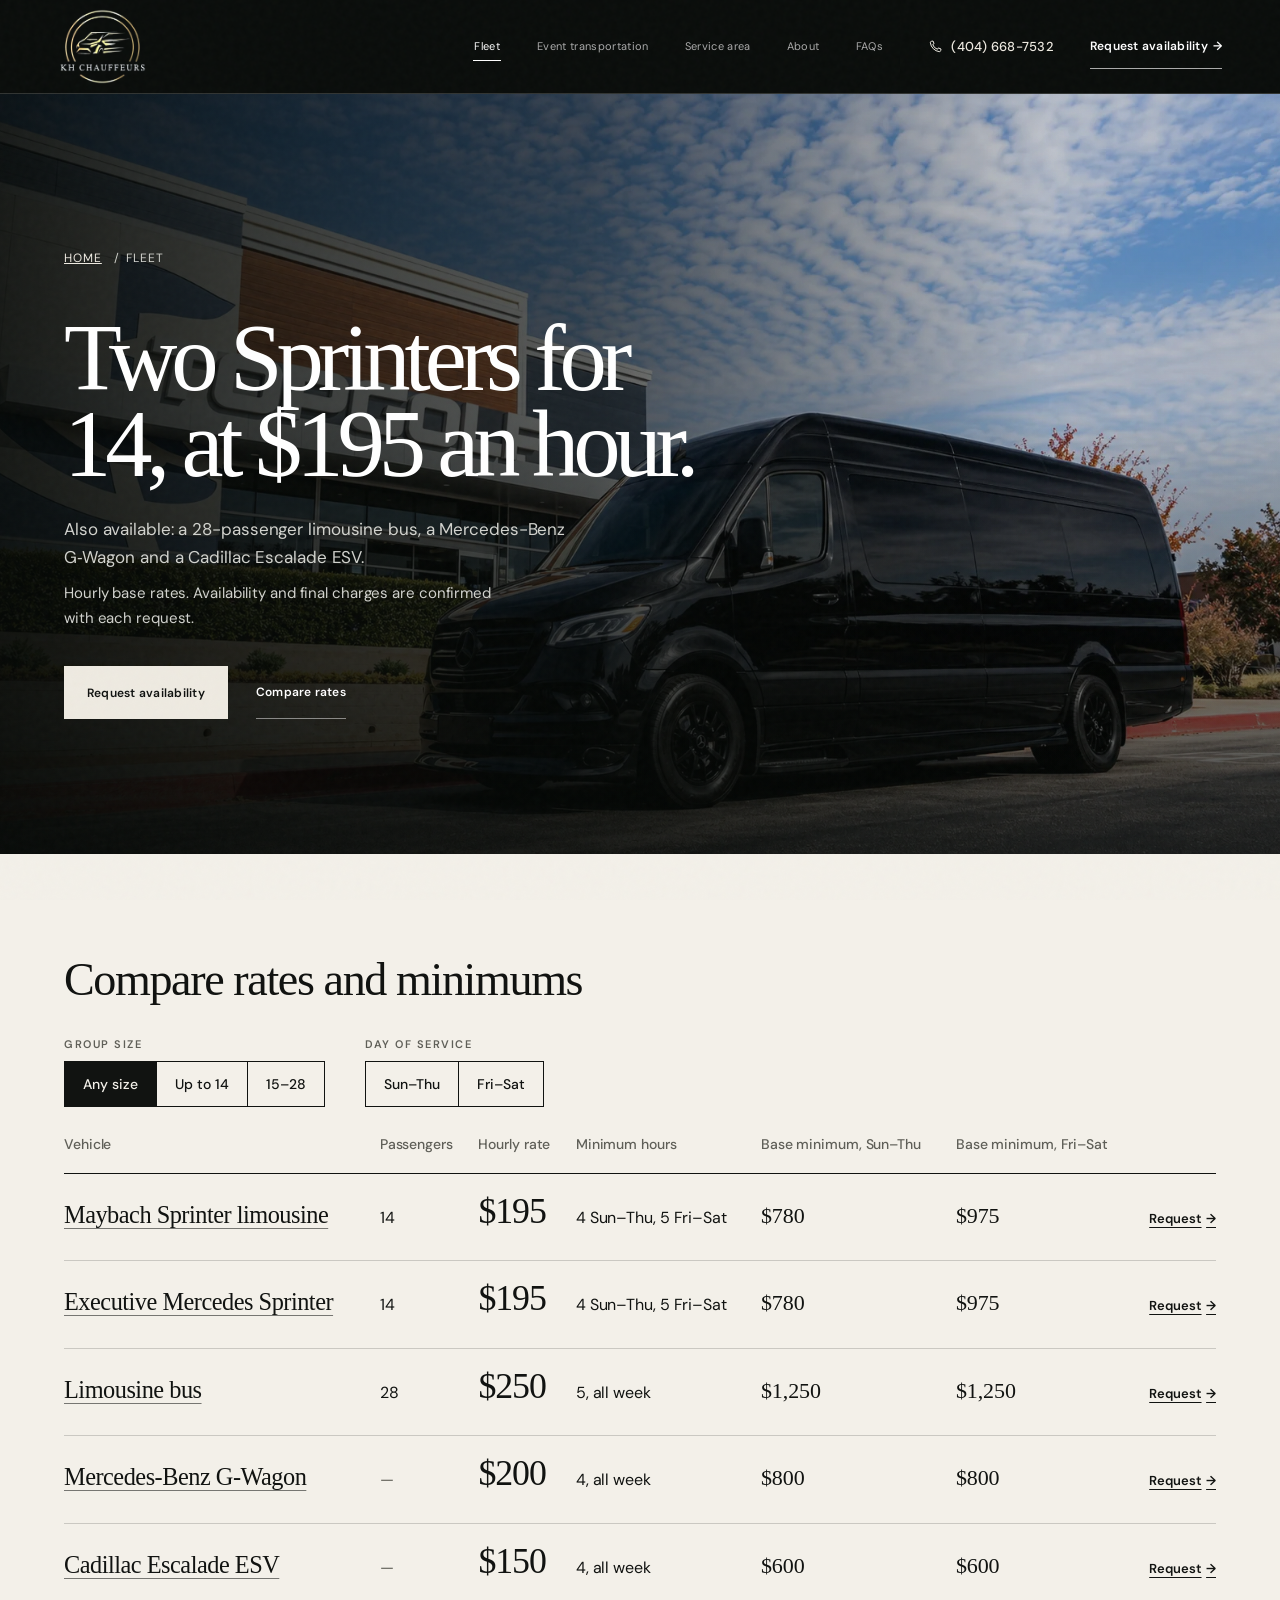
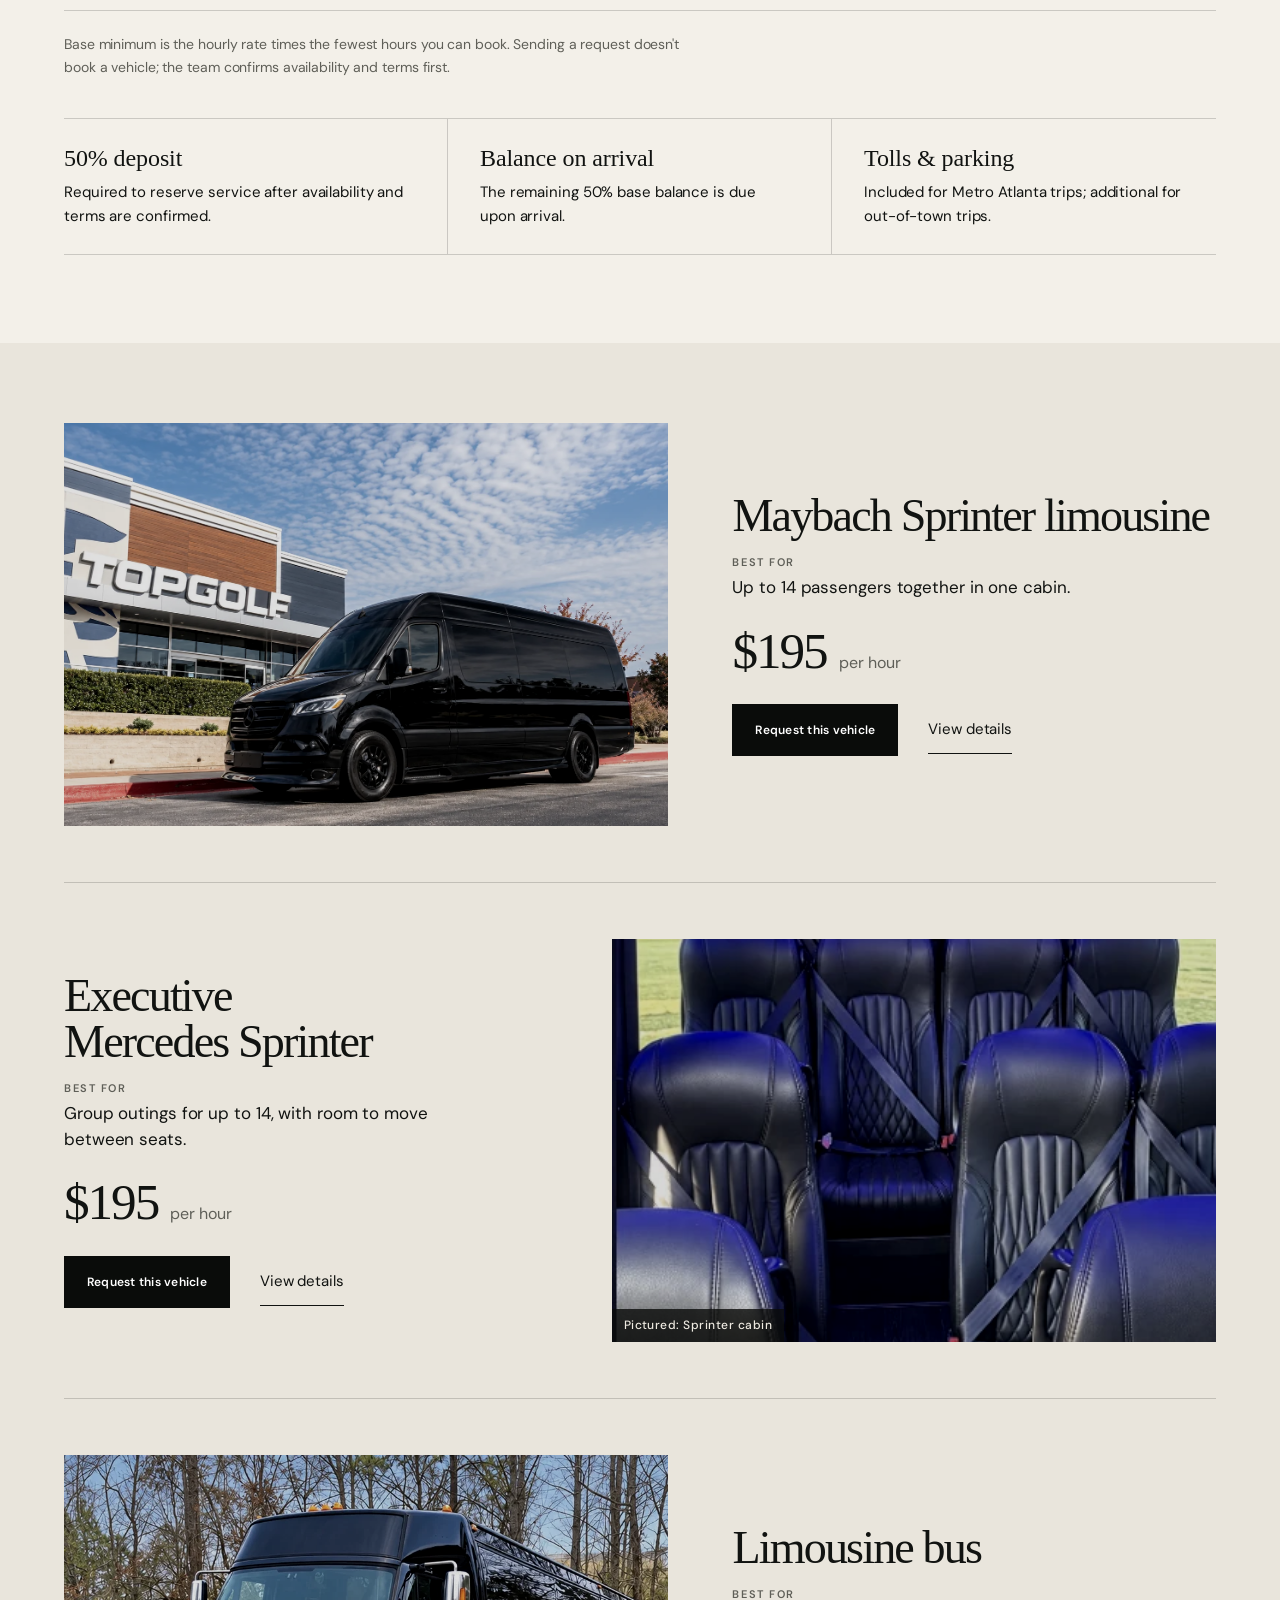
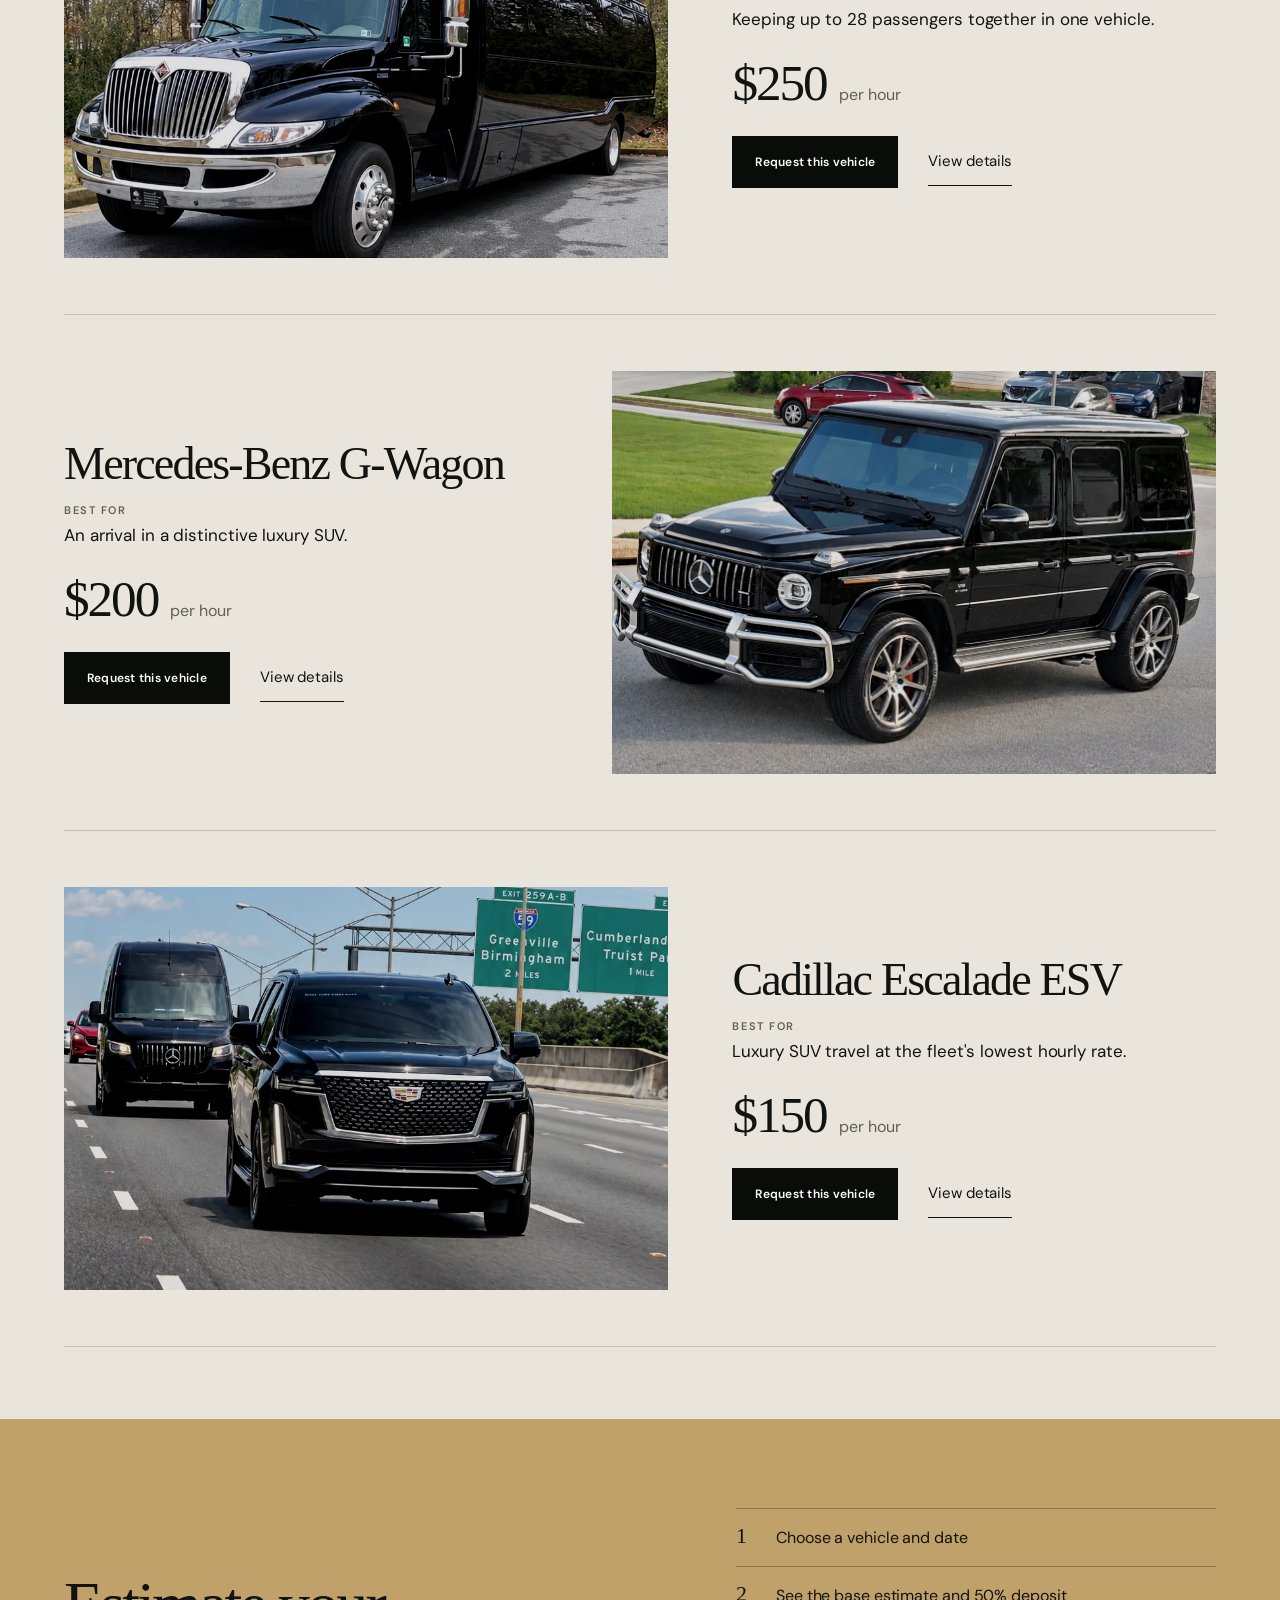
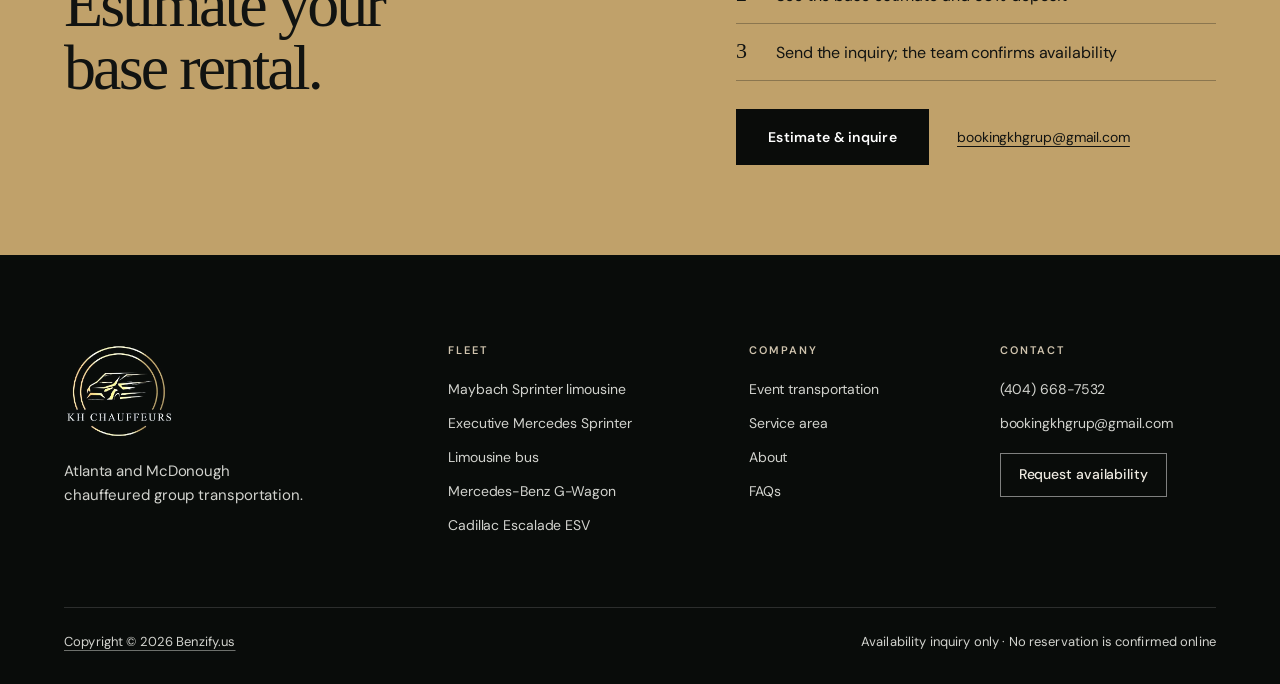
<file: fleet.html>
<!doctype html><html lang="en"><head><meta charset="utf-8"><meta name="viewport" content="width=device-width,initial-scale=1,viewport-fit=cover"><script>document.documentElement.classList.add("js")</script><title>Fleet & Hourly Rates | KH Chauffeurs</title><meta name="description" content="Compare confirmed KH Chauffeurs fleet rates and minimum rental periods for Sprinters, limousine bus, Escalade ESV and G-Wagon."><link rel="canonical" href="https://khchauffeur.com/fleet.html"><link rel="icon" href="data:,"><link rel="preload" as="image" href="assets/sprinter-exterior-enhanced.webp" fetchpriority="high"><link rel="preconnect" href="https://fonts.googleapis.com"><link rel="preconnect" href="https://fonts.gstatic.com" crossorigin><link href="https://fonts.googleapis.com/css2?family=DM+Sans:wght@400;500;600&display=swap" rel="stylesheet"><link rel="stylesheet" href="styles.css?v=dev"><link rel="stylesheet" href="premium.css?v=dev"></head><body class="page-fleet"><a class="skip-link" href="#main">Skip to content</a><header class="site-header"><a class="brand" href="index.html" aria-label="KH Chauffeurs home"><img class="brand-logo" src="assets/kh-chauffeur-logo.webp" alt="KH Chauffeurs" width="408" height="357" decoding="async"></a><button class="menu-button" type="button" data-menu-button aria-expanded="false" aria-controls="site-nav" aria-label="Open menu"><svg class="menu-icon" viewBox="0 0 24 24" width="22" height="22" aria-hidden="true" focusable="false"><path d="M3 7h18M3 12h18M3 17h18" fill="none" stroke="currentColor" stroke-width="1.5"/></svg></button><nav class="main-nav" id="site-nav" data-nav aria-label="Main navigation"><a href="fleet.html" aria-current="page">Fleet</a><a href="events.html">Event transportation</a><a href="service-area.html">Service area</a><a href="about.html">About</a><a href="faqs.html">FAQs</a></nav><a class="nav-call" href="tel:+14046687532" data-call-location="header" aria-label="Call KH Chauffeurs at (404) 668-7532"><svg class="call-icon" viewBox="0 0 24 24" width="16" height="16" aria-hidden="true" focusable="false"><path d="M6.6 3.5 9 3l1.6 4-2 1.3a11 11 0 0 0 7.1 7.1l1.3-2 4 1.6-.5 2.4a2 2 0 0 1-2 1.6A15.5 15.5 0 0 1 5 5.5a2 2 0 0 1 1.6-2Z" fill="none" stroke="currentColor" stroke-width="1.5" stroke-linejoin="round"/></svg><span class="nav-call-number" aria-hidden="true">(404) 668-7532</span></a><a class="nav-cta" href="request.html"><span class="nav-cta-full">Request availability</span><span class="nav-cta-short" aria-hidden="true">Request</span><span class="nav-cta-arrow" aria-hidden="true"> →</span></a></header><main id="main">

<section class="page-hero fleet-hero hero-fade"><div class="container"><nav class="breadcrumbs" aria-label="Breadcrumb"><ol><li><a href="index.html">Home</a></li><li aria-current="page">Fleet</li></ol></nav><h1>Two Sprinters for <span data-fleet="maybach-sprinter" data-field="passengers">14</span>, at <span data-fleet="maybach-sprinter" data-field="rate">$195</span> an hour.</h1><p class="hero-copy">Also available: a <span data-fleet="limo-bus" data-field="passengers">28</span>-passenger limousine bus, a Mercedes-Benz G&#8209;Wagon and a Cadillac Escalade ESV.</p><p class="hero-copy fleet-hero-note">Hourly base rates. Availability and final charges are confirmed with each request.</p><div class="hero-actions"><a class="button button-gold" href="request.html">Request availability</a><a class="button button-outline" href="#rates">Compare rates</a></div></div></section>

<section class="fleet-compare" id="rates" aria-labelledby="rates-title"><div class="container">
<h2 class="fleet-compare-title reveal" id="rates-title">Compare rates and minimums</h2>
<div class="fleet-controls reveal" data-fleet-controls hidden>
<div class="fleet-control" role="group" aria-labelledby="control-size"><span class="fleet-control-label" id="control-size">Group size</span><div class="fleet-segment"><button type="button" aria-pressed="true" data-size="any">Any size</button><button type="button" aria-pressed="false" data-size="14">Up to 14</button><button type="button" aria-pressed="false" data-size="28" data-size-from="15">15–28</button></div></div>
<div class="fleet-control" role="group" aria-labelledby="control-day"><span class="fleet-control-label" id="control-day">Day of service</span><div class="fleet-segment"><button type="button" aria-pressed="false" data-day="weekday">Sun–Thu</button><button type="button" aria-pressed="false" data-day="weekend">Fri–Sat</button></div></div>
<p class="fleet-result" role="status" aria-live="polite" data-fleet-result></p>
</div>
<div class="fleet-table-wrap reveal"><table class="fleet-table" aria-labelledby="rates-title"><thead><tr><th scope="col">Vehicle</th><th scope="col">Passengers</th><th scope="col">Hourly rate</th><th scope="col">Minimum hours</th><th scope="col" data-col="weekday">Base minimum, <span class="nowrap">Sun–Thu</span></th><th scope="col" data-col="weekend">Base minimum, <span class="nowrap">Fri–Sat</span></th><th scope="col" class="fleet-table-request"><span class="sr-only">Request</span></th></tr></thead><tbody>
<tr data-vehicle="maybach-sprinter"><th scope="row"><a href="#maybach-sprinter">Maybach Sprinter limousine</a><span class="fleet-fit" data-fit hidden></span></th><td data-label="Passengers" data-field="passengers">14</td><td data-label="Hourly rate" data-field="rate">$195</td><td data-label="Minimum hours" data-field="minimum">4 Sun–Thu, 5 Fri–Sat</td><td data-label="Base minimum, Sun–Thu" data-col="weekday" data-field="base-weekday">$780</td><td data-label="Base minimum, Fri–Sat" data-col="weekend" data-field="base-weekend">$975</td><td class="fleet-table-request"><a href="request.html?vehicle=maybach-sprinter">Request<span class="sr-only"> the Maybach Sprinter limousine</span><span aria-hidden="true"> →</span></a></td></tr>
<tr data-vehicle="executive-sprinter"><th scope="row"><a href="#executive-sprinter">Executive Mercedes Sprinter</a><span class="fleet-fit" data-fit hidden></span></th><td data-label="Passengers" data-field="passengers">14</td><td data-label="Hourly rate" data-field="rate">$195</td><td data-label="Minimum hours" data-field="minimum">4 Sun–Thu, 5 Fri–Sat</td><td data-label="Base minimum, Sun–Thu" data-col="weekday" data-field="base-weekday">$780</td><td data-label="Base minimum, Fri–Sat" data-col="weekend" data-field="base-weekend">$975</td><td class="fleet-table-request"><a href="request.html?vehicle=executive-sprinter">Request<span class="sr-only"> the Executive Mercedes Sprinter</span><span aria-hidden="true"> →</span></a></td></tr>
<tr data-vehicle="limo-bus"><th scope="row"><a href="#limo-bus">Limousine bus</a><span class="fleet-fit" data-fit hidden></span></th><td data-label="Passengers" data-field="passengers">28</td><td data-label="Hourly rate" data-field="rate">$250</td><td data-label="Minimum hours" data-field="minimum">5, all week</td><td data-label="Base minimum, Sun–Thu" data-col="weekday" data-field="base-weekday">$1,250</td><td data-label="Base minimum, Fri–Sat" data-col="weekend" data-field="base-weekend">$1,250</td><td class="fleet-table-request"><a href="request.html?vehicle=limo-bus">Request<span class="sr-only"> the limousine bus</span><span aria-hidden="true"> →</span></a></td></tr>
<tr data-vehicle="g-wagon"><th scope="row"><a href="#g-wagon">Mercedes&#8209;Benz G&#8209;Wagon</a><span class="fleet-fit" data-fit hidden></span></th><td data-label="Passengers" data-field="passengers" class="is-empty"><span aria-hidden="true">—</span><span class="sr-only">Not listed</span></td><td data-label="Hourly rate" data-field="rate">$200</td><td data-label="Minimum hours" data-field="minimum">4, all week</td><td data-label="Base minimum, Sun–Thu" data-col="weekday" data-field="base-weekday">$800</td><td data-label="Base minimum, Fri–Sat" data-col="weekend" data-field="base-weekend">$800</td><td class="fleet-table-request"><a href="request.html?vehicle=g-wagon">Request<span class="sr-only"> the Mercedes-Benz G-Wagon</span><span aria-hidden="true"> →</span></a></td></tr>
<tr data-vehicle="escalade-esv"><th scope="row"><a href="#escalade-esv">Cadillac Escalade ESV</a><span class="fleet-fit" data-fit hidden></span></th><td data-label="Passengers" data-field="passengers" class="is-empty"><span aria-hidden="true">—</span><span class="sr-only">Not listed</span></td><td data-label="Hourly rate" data-field="rate">$150</td><td data-label="Minimum hours" data-field="minimum">4, all week</td><td data-label="Base minimum, Sun–Thu" data-col="weekday" data-field="base-weekday">$600</td><td data-label="Base minimum, Fri–Sat" data-col="weekend" data-field="base-weekend">$600</td><td class="fleet-table-request"><a href="request.html?vehicle=escalade-esv">Request<span class="sr-only"> the Cadillac Escalade ESV</span><span aria-hidden="true"> →</span></a></td></tr>
</tbody></table></div><p class="fleet-table-note reveal">Base minimum is the hourly rate times the fewest hours you can book. Sending a request doesn't book a vehicle; the team confirms availability and terms first.</p><div class="policy-grid fleet-terms reveal-stagger"><h2 class="sr-only">Deposit and payment terms</h2><article class="policy-card"><h3>50% deposit</h3><p>Required to reserve service after availability and terms are confirmed.</p></article><article class="policy-card"><h3>Balance on arrival</h3><p>The remaining 50% base balance is due upon arrival.</p></article><article class="policy-card"><h3>Tolls &amp; parking</h3><p>Included for Metro Atlanta trips; additional for out-of-town trips.</p></article></div></div></section>

<section class="fleet-list" aria-label="Vehicles"><div class="container">
<article class="fleet-row reveal" id="maybach-sprinter" data-vehicle="maybach-sprinter"><figure class="fleet-row-media photo-zoom photo-settle"><img src="assets/sprinter-exterior-enhanced.webp" alt="Black Mercedes-Benz Sprinter parked outside a Topgolf venue" width="1672" height="941" loading="eager" decoding="async"></figure><div class="fleet-row-body"><h2>Maybach Sprinter limousine</h2><span class="fleet-fit" data-fit hidden></span><p class="fleet-best"><span class="fleet-best-label">Best for</span> Up to <span data-field="passengers">14</span> passengers together in one cabin.</p><p class="fleet-rate"><span data-field="rate">$195</span><span class="fleet-rate-unit"> per hour</span></p><div class="fleet-actions"><a class="button button-dark" href="request.html?vehicle=maybach-sprinter">Request this vehicle<span class="sr-only">: Maybach Sprinter limousine</span></a><a class="text-link" href="maybach-sprinter.html">View details<span class="sr-only"> for the Maybach Sprinter limousine</span></a></div></div></article>
<article class="fleet-row reveal" id="executive-sprinter" data-vehicle="executive-sprinter"><figure class="fleet-row-media photo-zoom photo-settle"><img src="assets/executive-sprinter-cover.webp" alt="Sprinter passenger cabin with quilted black leather seats and blue ceiling lights" width="411" height="739" loading="lazy" decoding="async"><figcaption class="fleet-caption">Pictured: Sprinter cabin</figcaption></figure><div class="fleet-row-body"><h2>Executive Mercedes Sprinter</h2><span class="fleet-fit" data-fit hidden></span><p class="fleet-best"><span class="fleet-best-label">Best for</span> Group outings for up to <span data-field="passengers">14</span>, with room to move between seats.</p><p class="fleet-rate"><span data-field="rate">$195</span><span class="fleet-rate-unit"> per hour</span></p><div class="fleet-actions"><a class="button button-dark" href="request.html?vehicle=executive-sprinter">Request this vehicle<span class="sr-only">: Executive Mercedes Sprinter</span></a><a class="text-link" href="executive-sprinter.html">View details<span class="sr-only"> for the Executive Mercedes Sprinter</span></a></div></div></article>
<article class="fleet-row reveal" id="limo-bus" data-vehicle="limo-bus"><figure class="fleet-row-media photo-zoom photo-settle"><img src="assets/limo-bus-exterior.webp" alt="Black limousine bus with a chrome grille, parked in a tree-lined lot" width="918" height="612" loading="lazy" decoding="async"></figure><div class="fleet-row-body"><h2>Limousine bus</h2><span class="fleet-fit" data-fit hidden></span><p class="fleet-best"><span class="fleet-best-label">Best for</span> Keeping up to <span data-field="passengers">28</span> passengers together in one vehicle.</p><p class="fleet-rate"><span data-field="rate">$250</span><span class="fleet-rate-unit"> per hour</span></p><div class="fleet-actions"><a class="button button-dark" href="request.html?vehicle=limo-bus">Request this vehicle<span class="sr-only">: limousine bus</span></a><a class="text-link" href="limo-bus.html">View details<span class="sr-only"> for the limousine bus</span></a></div></div></article>
<article class="fleet-row reveal" id="g-wagon" data-vehicle="g-wagon"><figure class="fleet-row-media photo-zoom photo-settle"><img src="assets/g-wagon-enhanced.webp" alt="Black Mercedes-Benz G-Wagon parked on a residential street" width="1214" height="1295" loading="lazy" decoding="async"></figure><div class="fleet-row-body"><h2>Mercedes&#8209;Benz G&#8209;Wagon</h2><span class="fleet-fit" data-fit hidden></span><p class="fleet-best"><span class="fleet-best-label">Best for</span> An arrival in a distinctive luxury SUV.</p><p class="fleet-rate"><span data-field="rate">$200</span><span class="fleet-rate-unit"> per hour</span></p><div class="fleet-actions"><a class="button button-dark" href="request.html?vehicle=g-wagon">Request this vehicle<span class="sr-only">: Mercedes-Benz G-Wagon</span></a><a class="text-link" href="g-wagon.html">View details<span class="sr-only"> for the Mercedes-Benz G-Wagon</span></a></div></div></article>
<article class="fleet-row reveal" id="escalade-esv" data-vehicle="escalade-esv"><figure class="fleet-row-media photo-zoom photo-settle"><img src="assets/escalade-enhanced.webp" alt="Black Cadillac Escalade ESV driving on a highway, with a Sprinter behind" width="946" height="1662" loading="lazy" decoding="async"></figure><div class="fleet-row-body"><h2>Cadillac Escalade ESV</h2><span class="fleet-fit" data-fit hidden></span><p class="fleet-best"><span class="fleet-best-label">Best for</span> Luxury SUV travel at the fleet's lowest hourly rate.</p><p class="fleet-rate"><span data-field="rate">$150</span><span class="fleet-rate-unit"> per hour</span></p><div class="fleet-actions"><a class="button button-dark" href="request.html?vehicle=escalade-esv">Request this vehicle<span class="sr-only">: Cadillac Escalade ESV</span></a><a class="text-link" href="escalade.html">View details<span class="sr-only"> for the Cadillac Escalade ESV</span></a></div></div></article>
</div></section>

<section class="cta-band fleet-cta" aria-labelledby="cta-title"><div class="container"><h2 class="reveal" id="cta-title">Estimate your base rental.</h2><div class="fleet-cta-panel"><ol class="fleet-cta-steps reveal-stagger"><li>Choose a vehicle and date</li><li>See the base estimate and 50% deposit</li><li>Send the inquiry; the team confirms availability</li></ol><div class="fleet-cta-actions reveal"><a class="button button-dark" href="request.html">Estimate &amp; inquire</a><a class="fleet-cta-email" href="mailto:bookingkhgrup@gmail.com">bookingkhgrup@gmail.com</a></div></div></div></section></main><footer class="footer site-footer"><div class="container"><div class="footer-grid"><div class="footer-brand"><p class="footer-name"><a class="footer-home" href="index.html"><img class="brand-logo" src="assets/kh-chauffeur-logo.webp" alt="KH Chauffeurs" width="408" height="357" decoding="async"></a></p><p class="footer-tagline">Atlanta and McDonough chauffeured group transportation.</p></div><nav class="footer-col" aria-labelledby="footer-fleet"><h2 class="footer-heading" id="footer-fleet">Fleet</h2><ul><li><a href="maybach-sprinter.html">Maybach Sprinter limousine</a></li><li><a href="executive-sprinter.html">Executive Mercedes Sprinter</a></li><li><a href="limo-bus.html">Limousine bus</a></li><li><a href="g-wagon.html">Mercedes-Benz G-Wagon</a></li><li><a href="escalade.html">Cadillac Escalade ESV</a></li></ul></nav><nav class="footer-col" aria-labelledby="footer-company"><h2 class="footer-heading" id="footer-company">Company</h2><ul><li><a href="events.html">Event transportation</a></li><li><a href="service-area.html">Service area</a></li><li><a href="about.html">About</a></li><li><a href="faqs.html">FAQs</a></li></ul></nav><nav class="footer-col" aria-labelledby="footer-contact"><h2 class="footer-heading" id="footer-contact">Contact</h2><ul><li><a href="tel:+14046687532" data-call-location="footer">(404) 668-7532</a></li><li><a href="mailto:bookingkhgrup@gmail.com">bookingkhgrup@gmail.com</a></li><li><a class="footer-cta" href="request.html">Request availability</a></li></ul></nav></div><div class="footer-bottom"><p><a class="footer-credit" href="https://benzify.us/">Copyright © 2026 Benzify.us</a></p><p>Availability inquiry only · No reservation is confirmed online</p></div></div></footer><div class="mobile-cta-bar"><a class="mobile-cta-call" href="tel:+14046687532" data-call-location="mobile-bar" aria-label="Call KH Chauffeurs at (404) 668-7532"><svg class="call-icon" viewBox="0 0 24 24" width="16" height="16" aria-hidden="true" focusable="false"><path d="M6.6 3.5 9 3l1.6 4-2 1.3a11 11 0 0 0 7.1 7.1l1.3-2 4 1.6-.5 2.4a2 2 0 0 1-2 1.6A15.5 15.5 0 0 1 5 5.5a2 2 0 0 1 1.6-2Z" fill="none" stroke="currentColor" stroke-width="1.5" stroke-linejoin="round"/></svg><span aria-hidden="true">Call (404) 668-7532</span></a><a class="mobile-cta-request" href="request.html">Request availability</a></div><script src="data.js?v=dev"></script><script src="tracking.js?v=dev"></script><script src="script.js?v=dev"></script><script src="fleet.js?v=dev"></script></body></html>
</file>
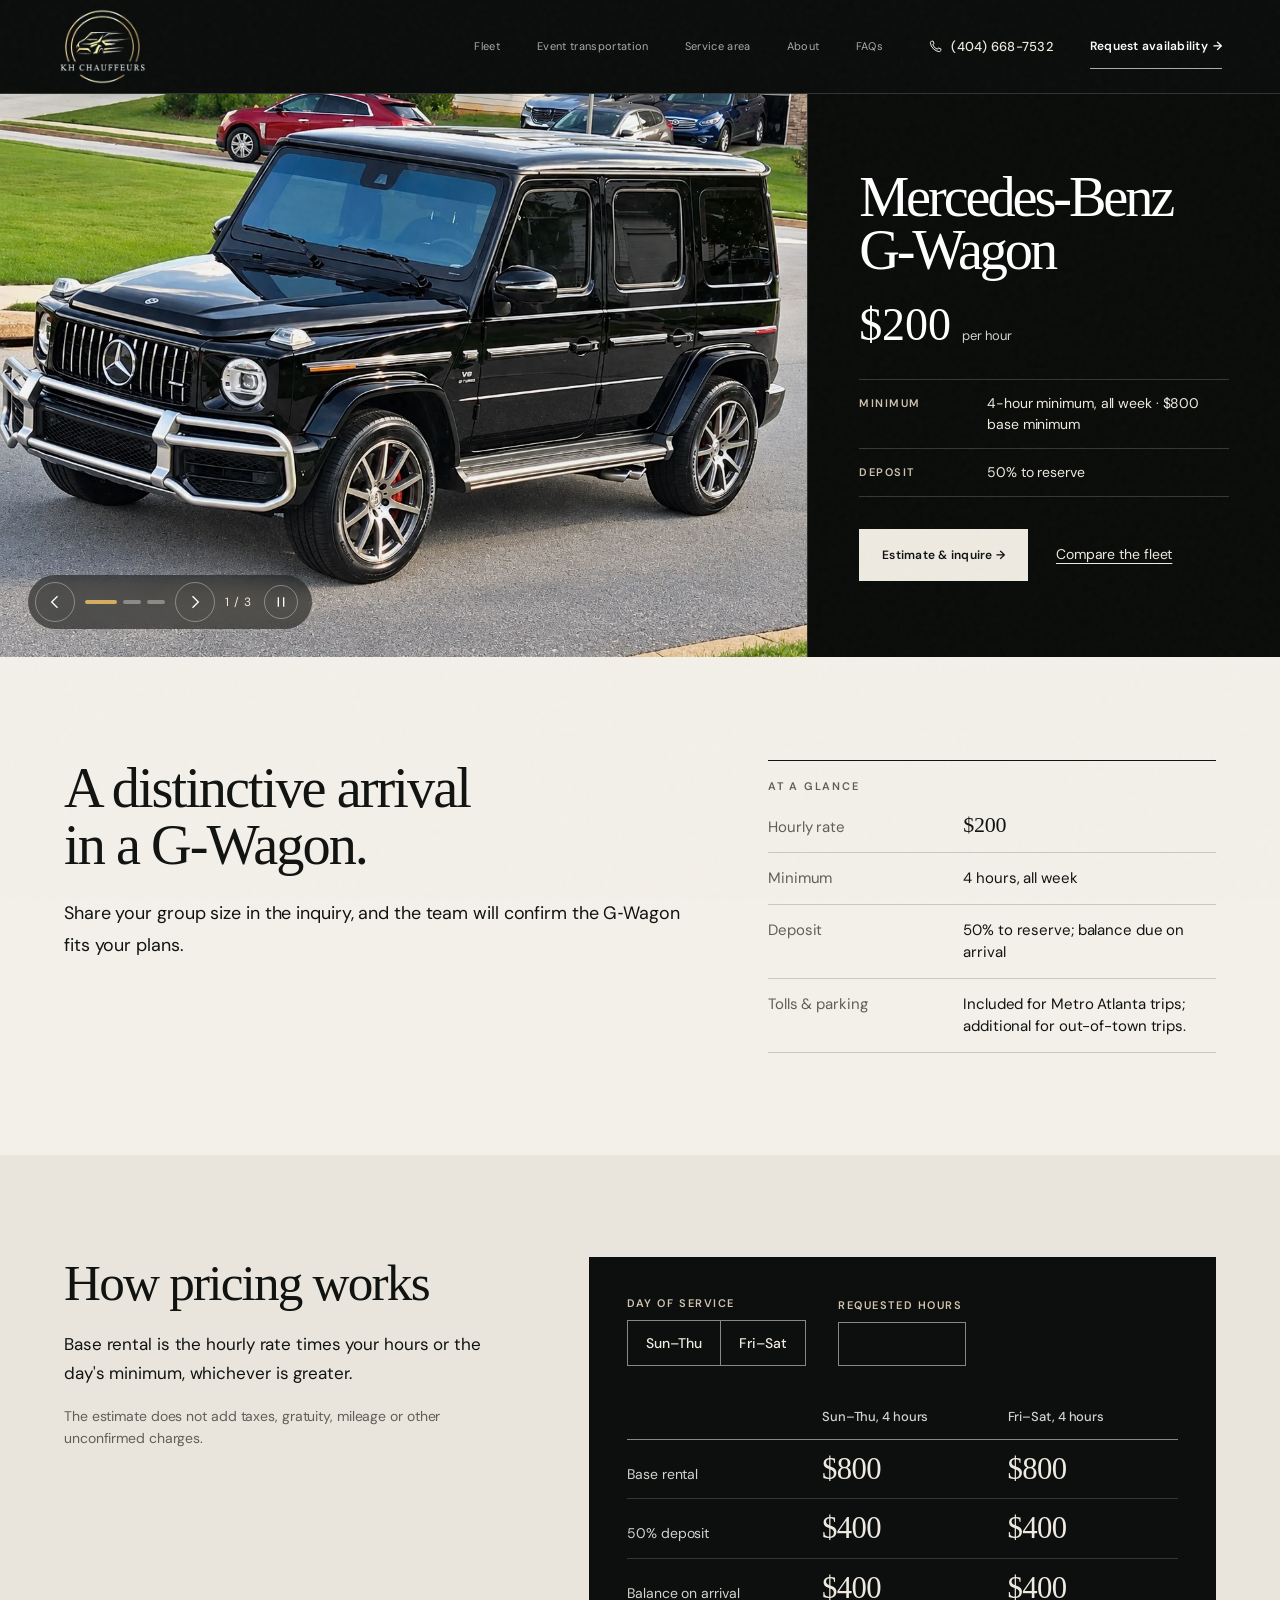
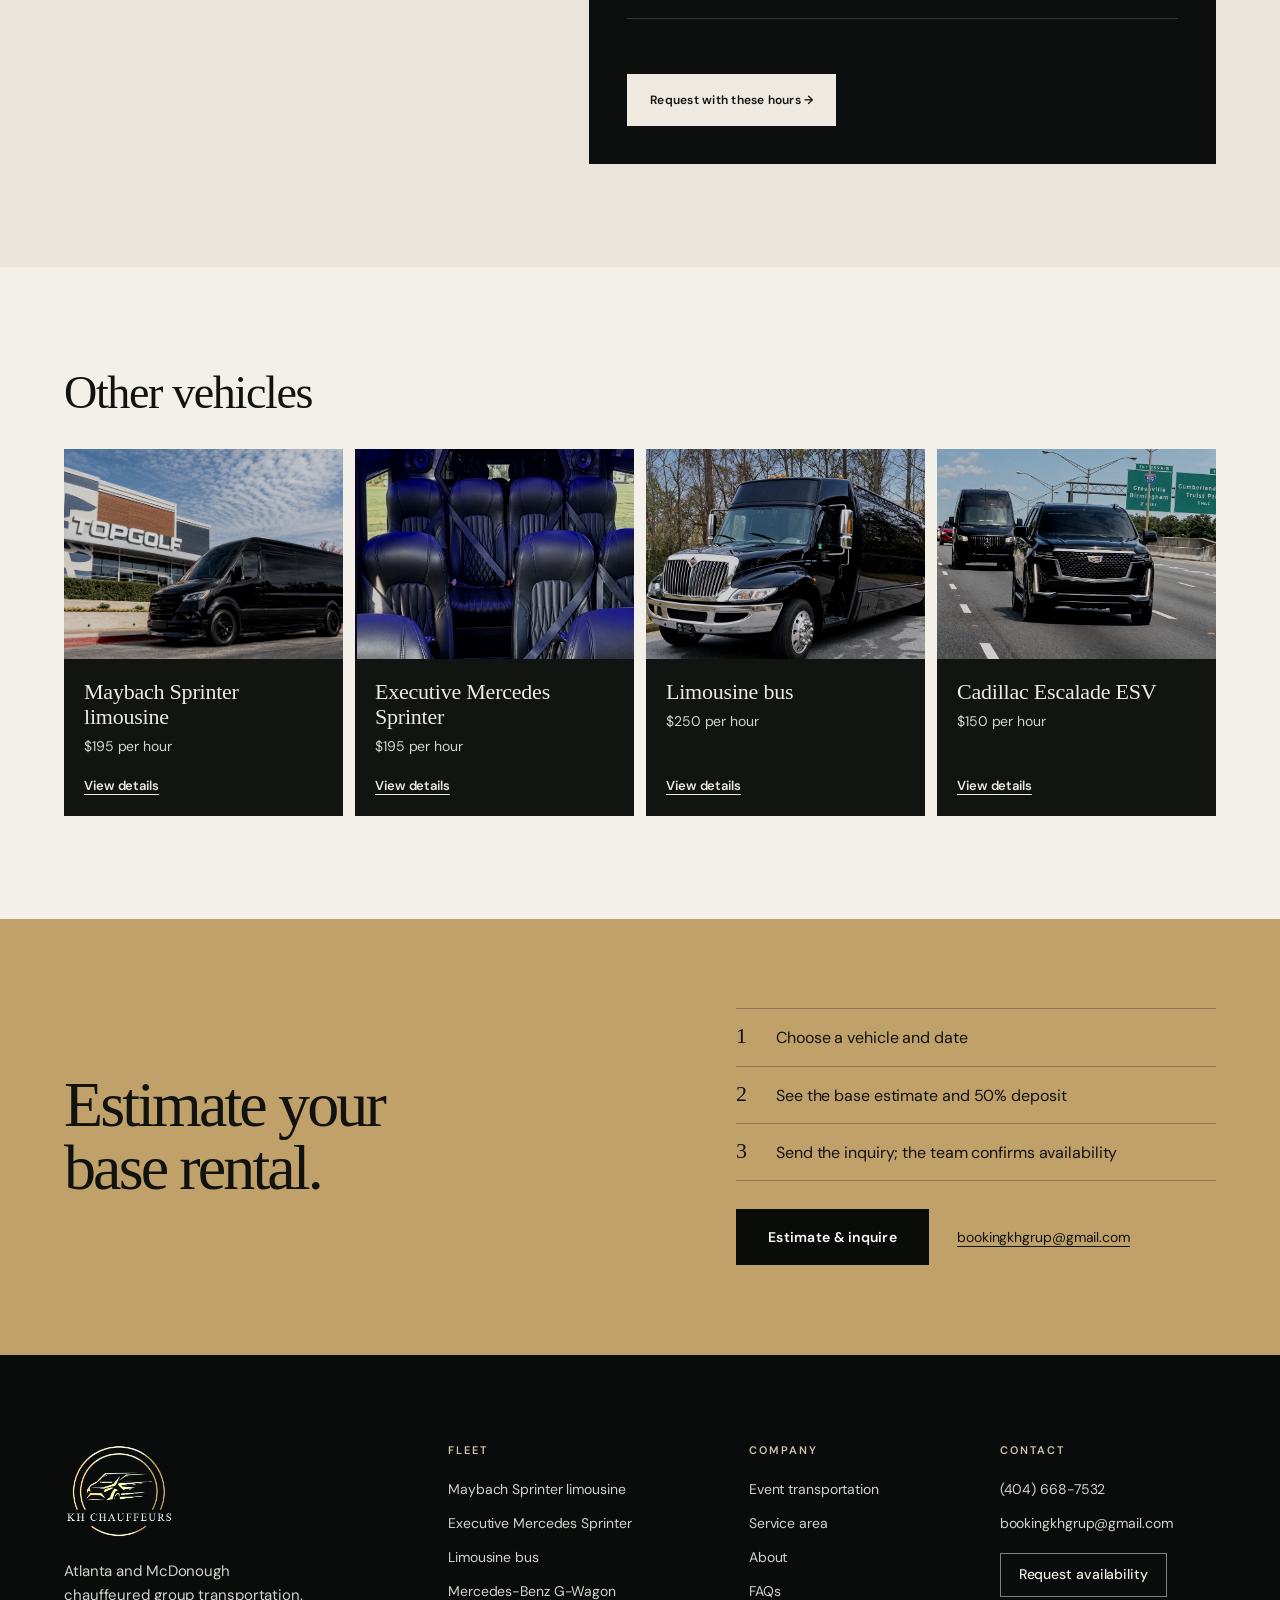
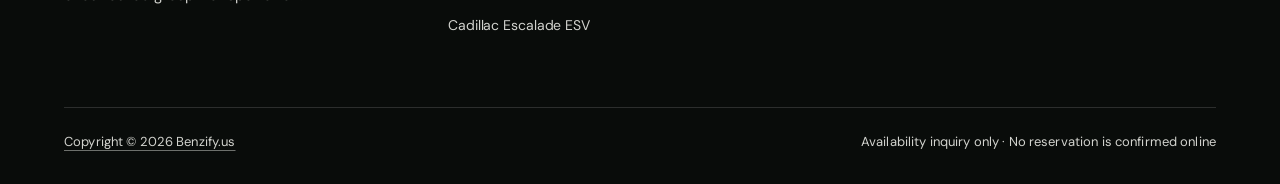
<file: g-wagon.html>
<!doctype html><html lang="en"><head><meta charset="utf-8"><meta name="viewport" content="width=device-width,initial-scale=1,viewport-fit=cover"><script>document.documentElement.classList.add("js")</script><title>Mercedes Benz G Wagon Rental | KH Chauffeurs</title><meta name="description" content="Request Mercedes-Benz G-Wagon service from KH Chauffeurs at $200 per hour with a four-hour minimum."><link rel="canonical" href="https://khchauffeur.com/g-wagon.html"><link rel="icon" href="data:,"><link rel="preload" as="image" href="assets/g-wagon-enhanced.webp" fetchpriority="high"><link rel="preconnect" href="https://fonts.googleapis.com"><link rel="preconnect" href="https://fonts.gstatic.com" crossorigin><link href="https://fonts.googleapis.com/css2?family=DM+Sans:wght@400;500;600&display=swap" rel="stylesheet"><link rel="stylesheet" href="styles.css?v=dev"><link rel="stylesheet" href="premium.css?v=dev"></head><body class="page-vehicle" data-vehicle="g-wagon"><a class="skip-link" href="#main">Skip to content</a><header class="site-header"><a class="brand" href="index.html" aria-label="KH Chauffeurs home"><img class="brand-logo" src="assets/kh-chauffeur-logo.webp" alt="KH Chauffeurs" width="408" height="357" decoding="async"></a><button class="menu-button" type="button" data-menu-button aria-expanded="false" aria-controls="site-nav" aria-label="Open menu"><svg class="menu-icon" viewBox="0 0 24 24" width="22" height="22" aria-hidden="true" focusable="false"><path d="M3 7h18M3 12h18M3 17h18" fill="none" stroke="currentColor" stroke-width="1.5"/></svg></button><nav class="main-nav" id="site-nav" data-nav aria-label="Main navigation"><a href="fleet.html">Fleet</a><a href="events.html">Event transportation</a><a href="service-area.html">Service area</a><a href="about.html">About</a><a href="faqs.html">FAQs</a></nav><a class="nav-call" href="tel:+14046687532" data-call-location="header" aria-label="Call KH Chauffeurs at (404) 668-7532"><svg class="call-icon" viewBox="0 0 24 24" width="16" height="16" aria-hidden="true" focusable="false"><path d="M6.6 3.5 9 3l1.6 4-2 1.3a11 11 0 0 0 7.1 7.1l1.3-2 4 1.6-.5 2.4a2 2 0 0 1-2 1.6A15.5 15.5 0 0 1 5 5.5a2 2 0 0 1 1.6-2Z" fill="none" stroke="currentColor" stroke-width="1.5" stroke-linejoin="round"/></svg><span class="nav-call-number" aria-hidden="true">(404) 668-7532</span></a><a class="nav-cta" href="request.html?vehicle=g-wagon"><span class="nav-cta-full">Request availability</span><span class="nav-cta-short" aria-hidden="true">Request</span><span class="nav-cta-arrow" aria-hidden="true"> →</span></a></header><main id="main">

<section class="vehicle-hero vp-hero" aria-labelledby="vehicle-title"><figure class="vp-hero-media hero-fade-media" data-hero-gallery="g-wagon"><img src="assets/g-wagon-enhanced.webp" alt="Black Mercedes-Benz G-Wagon parked on a residential street" width="1214" height="1295" fetchpriority="high" decoding="async"></figure><div class="vehicle-panel vp-panel"><h1 id="vehicle-title">Mercedes&#8209;Benz G&#8209;Wagon</h1><p class="vehicle-rate"><span data-field="rate">$200</span> <small>per hour</small></p><dl class="vp-specs"><div><dt>Minimum</dt><dd><span data-field="min-all">4</span>-hour minimum, all week · <span data-field="base-all">$800</span> base minimum</dd></div><div><dt>Deposit</dt><dd><span data-field="deposit">50%</span> to reserve</dd></div></dl><div class="vp-actions"><a class="button button-gold" href="request.html?vehicle=g-wagon">Estimate &amp; inquire →</a><a class="vp-text-link" href="fleet.html">Compare the fleet</a></div></div></section>

<section class="vp-overview" aria-labelledby="overview-title"><div class="container vp-overview-grid"><div class="vp-overview-copy reveal"><h2 id="overview-title">A distinctive arrival in a G&#8209;Wagon.</h2><p class="lede">Share your group size in the inquiry, and the team will confirm the G&#8209;Wagon fits your plans.</p></div><aside class="vp-glance reveal" aria-labelledby="glance-title"><h2 class="vp-glance-title" id="glance-title">At a glance</h2><dl class="vp-glance-list"><div><dt>Hourly rate</dt><dd data-field="rate">$200</dd></div><div><dt>Minimum</dt><dd><span data-field="min-all">4</span> hours, all week</dd></div><div><dt>Deposit</dt><dd><span data-field="deposit">50%</span> to reserve; balance due on arrival</dd></div><div><dt>Tolls &amp; parking</dt><dd>Included for Metro Atlanta trips; additional for out-of-town trips.</dd></div></dl></aside></div></section>

<section class="vp-pricing" id="pricing" aria-labelledby="pricing-title"><div class="container vp-pricing-grid"><div class="vp-pricing-intro reveal"><h2 id="pricing-title">How pricing works</h2><p class="lede">Base rental is the hourly rate times your hours or the day's minimum, whichever is greater.</p><p class="vp-note">The estimate does not add taxes, gratuity, mileage or other unconfirmed charges.</p></div><div class="vp-estimator reveal"><div class="vp-estimator-controls" data-estimator-controls hidden><div class="fleet-control" role="group" aria-labelledby="estimate-day"><span class="fleet-control-label" id="estimate-day">Day of service</span><div class="fleet-segment"><button type="button" aria-pressed="false" data-day="weekday">Sun–Thu</button><button type="button" aria-pressed="false" data-day="weekend">Fri–Sat</button></div></div><label class="fleet-control vp-hours"><span class="fleet-control-label">Requested hours</span><input type="number" name="hours" inputmode="numeric" min="1" max="24" step="1" data-hours></label></div><table class="vp-estimate" aria-labelledby="pricing-title" data-estimate data-day="both"><thead><tr><td></td><th scope="col" data-col="weekday">Sun–Thu, <span data-out="hours-weekday">4</span> hours</th><th scope="col" data-col="weekend">Fri–Sat, <span data-out="hours-weekend">4</span> hours</th></tr></thead><tbody><tr><th scope="row">Base rental</th><td data-col="weekday" data-out="base-weekday">$800</td><td data-col="weekend" data-out="base-weekend">$800</td></tr><tr><th scope="row"><span data-field="deposit">50%</span> deposit</th><td data-col="weekday" data-out="deposit-weekday">$400</td><td data-col="weekend" data-out="deposit-weekend">$400</td></tr><tr><th scope="row">Balance on arrival</th><td data-col="weekday" data-out="balance-weekday">$400</td><td data-col="weekend" data-out="balance-weekend">$400</td></tr></tbody></table><p class="vp-estimate-status" role="status" aria-live="polite" data-estimate-status></p><a class="button button-gold vp-estimate-link" href="request.html?vehicle=g-wagon" data-estimate-link>Request with these hours →</a></div></div></section>

<section class="vp-others" aria-labelledby="others-title"><div class="container"><h2 class="vp-section-title reveal" id="others-title">Other vehicles</h2><ul class="vp-others-grid reveal-stagger" data-others>
<li class="vp-other" data-vehicle="maybach-sprinter"><a class="photo-zoom" href="maybach-sprinter.html"><img src="assets/sprinter-exterior-enhanced.webp" alt="" width="1672" height="941" loading="lazy" decoding="async"><span class="vp-other-name">Maybach Sprinter limousine</span><span class="vp-other-rate"><span data-field="rate">$195</span> per hour</span><span class="vp-other-cta">View details</span></a></li>
<li class="vp-other" data-vehicle="executive-sprinter"><a class="photo-zoom" href="executive-sprinter.html"><img src="assets/executive-sprinter-cover.webp" alt="" width="411" height="739" loading="lazy" decoding="async"><span class="vp-other-name">Executive Mercedes Sprinter</span><span class="vp-other-rate"><span data-field="rate">$195</span> per hour</span><span class="vp-other-cta">View details</span></a></li>
<li class="vp-other" data-vehicle="limo-bus"><a class="photo-zoom" href="limo-bus.html"><img src="assets/limo-bus-exterior.webp" alt="" width="918" height="612" loading="lazy" decoding="async"><span class="vp-other-name">Limousine bus</span><span class="vp-other-rate"><span data-field="rate">$250</span> per hour</span><span class="vp-other-cta">View details</span></a></li>
<li class="vp-other" data-vehicle="escalade-esv"><a class="photo-zoom" href="escalade.html"><img src="assets/escalade-enhanced.webp" alt="" width="946" height="1662" loading="lazy" decoding="async"><span class="vp-other-name">Cadillac Escalade ESV</span><span class="vp-other-rate"><span data-field="rate">$150</span> per hour</span><span class="vp-other-cta">View details</span></a></li>
</ul></div></section>

<section class="cta-band fleet-cta" aria-labelledby="cta-title"><div class="container"><h2 class="reveal" id="cta-title">Estimate your base rental.</h2><div class="fleet-cta-panel"><ol class="fleet-cta-steps reveal-stagger"><li>Choose a vehicle and date</li><li>See the base estimate and 50% deposit</li><li>Send the inquiry; the team confirms availability</li></ol><div class="fleet-cta-actions reveal"><a class="button button-dark" href="request.html?vehicle=g-wagon">Estimate &amp; inquire</a><a class="fleet-cta-email" href="mailto:bookingkhgrup@gmail.com">bookingkhgrup@gmail.com</a></div></div></div></section></main><footer class="footer site-footer"><div class="container"><div class="footer-grid"><div class="footer-brand"><p class="footer-name"><a class="footer-home" href="index.html"><img class="brand-logo" src="assets/kh-chauffeur-logo.webp" alt="KH Chauffeurs" width="408" height="357" decoding="async"></a></p><p class="footer-tagline">Atlanta and McDonough chauffeured group transportation.</p></div><nav class="footer-col" aria-labelledby="footer-fleet"><h2 class="footer-heading" id="footer-fleet">Fleet</h2><ul><li><a href="maybach-sprinter.html">Maybach Sprinter limousine</a></li><li><a href="executive-sprinter.html">Executive Mercedes Sprinter</a></li><li><a href="limo-bus.html">Limousine bus</a></li><li><a href="g-wagon.html">Mercedes-Benz G-Wagon</a></li><li><a href="escalade.html">Cadillac Escalade ESV</a></li></ul></nav><nav class="footer-col" aria-labelledby="footer-company"><h2 class="footer-heading" id="footer-company">Company</h2><ul><li><a href="events.html">Event transportation</a></li><li><a href="service-area.html">Service area</a></li><li><a href="about.html">About</a></li><li><a href="faqs.html">FAQs</a></li></ul></nav><nav class="footer-col" aria-labelledby="footer-contact"><h2 class="footer-heading" id="footer-contact">Contact</h2><ul><li><a href="tel:+14046687532" data-call-location="footer">(404) 668-7532</a></li><li><a href="mailto:bookingkhgrup@gmail.com">bookingkhgrup@gmail.com</a></li><li><a class="footer-cta" href="request.html">Request availability</a></li></ul></nav></div><div class="footer-bottom"><p><a class="footer-credit" href="https://benzify.us/">Copyright © 2026 Benzify.us</a></p><p>Availability inquiry only · No reservation is confirmed online</p></div></div></footer><div class="mobile-cta-bar"><a class="mobile-cta-call" href="tel:+14046687532" data-call-location="mobile-bar" aria-label="Call KH Chauffeurs at (404) 668-7532"><svg class="call-icon" viewBox="0 0 24 24" width="16" height="16" aria-hidden="true" focusable="false"><path d="M6.6 3.5 9 3l1.6 4-2 1.3a11 11 0 0 0 7.1 7.1l1.3-2 4 1.6-.5 2.4a2 2 0 0 1-2 1.6A15.5 15.5 0 0 1 5 5.5a2 2 0 0 1 1.6-2Z" fill="none" stroke="currentColor" stroke-width="1.5" stroke-linejoin="round"/></svg><span aria-hidden="true">Call (404) 668-7532</span></a><a class="mobile-cta-request" href="request.html">Request availability</a></div><script src="data.js?v=dev"></script><script src="tracking.js?v=dev"></script><script src="script.js?v=dev"></script><script src="vehicle.js?v=dev"></script><script src="gallery.js?v=dev"></script></body></html>
</file>
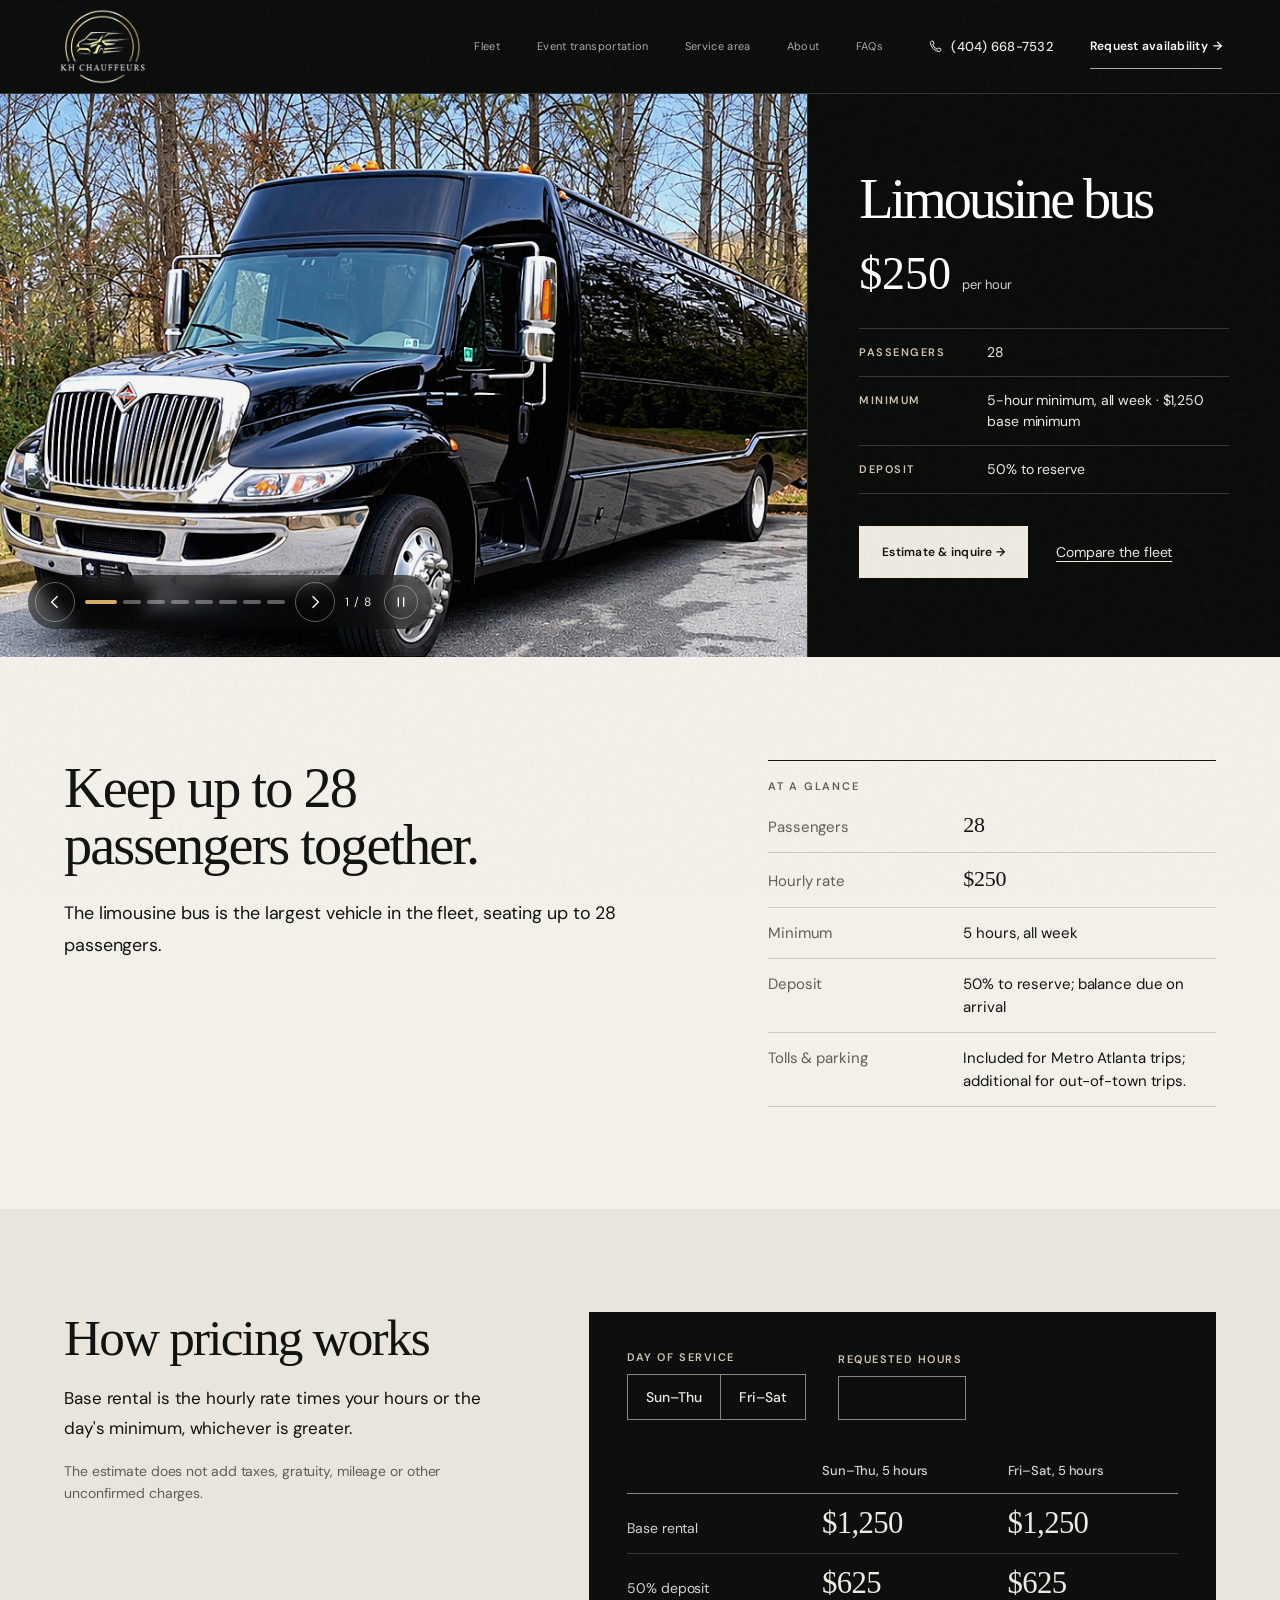
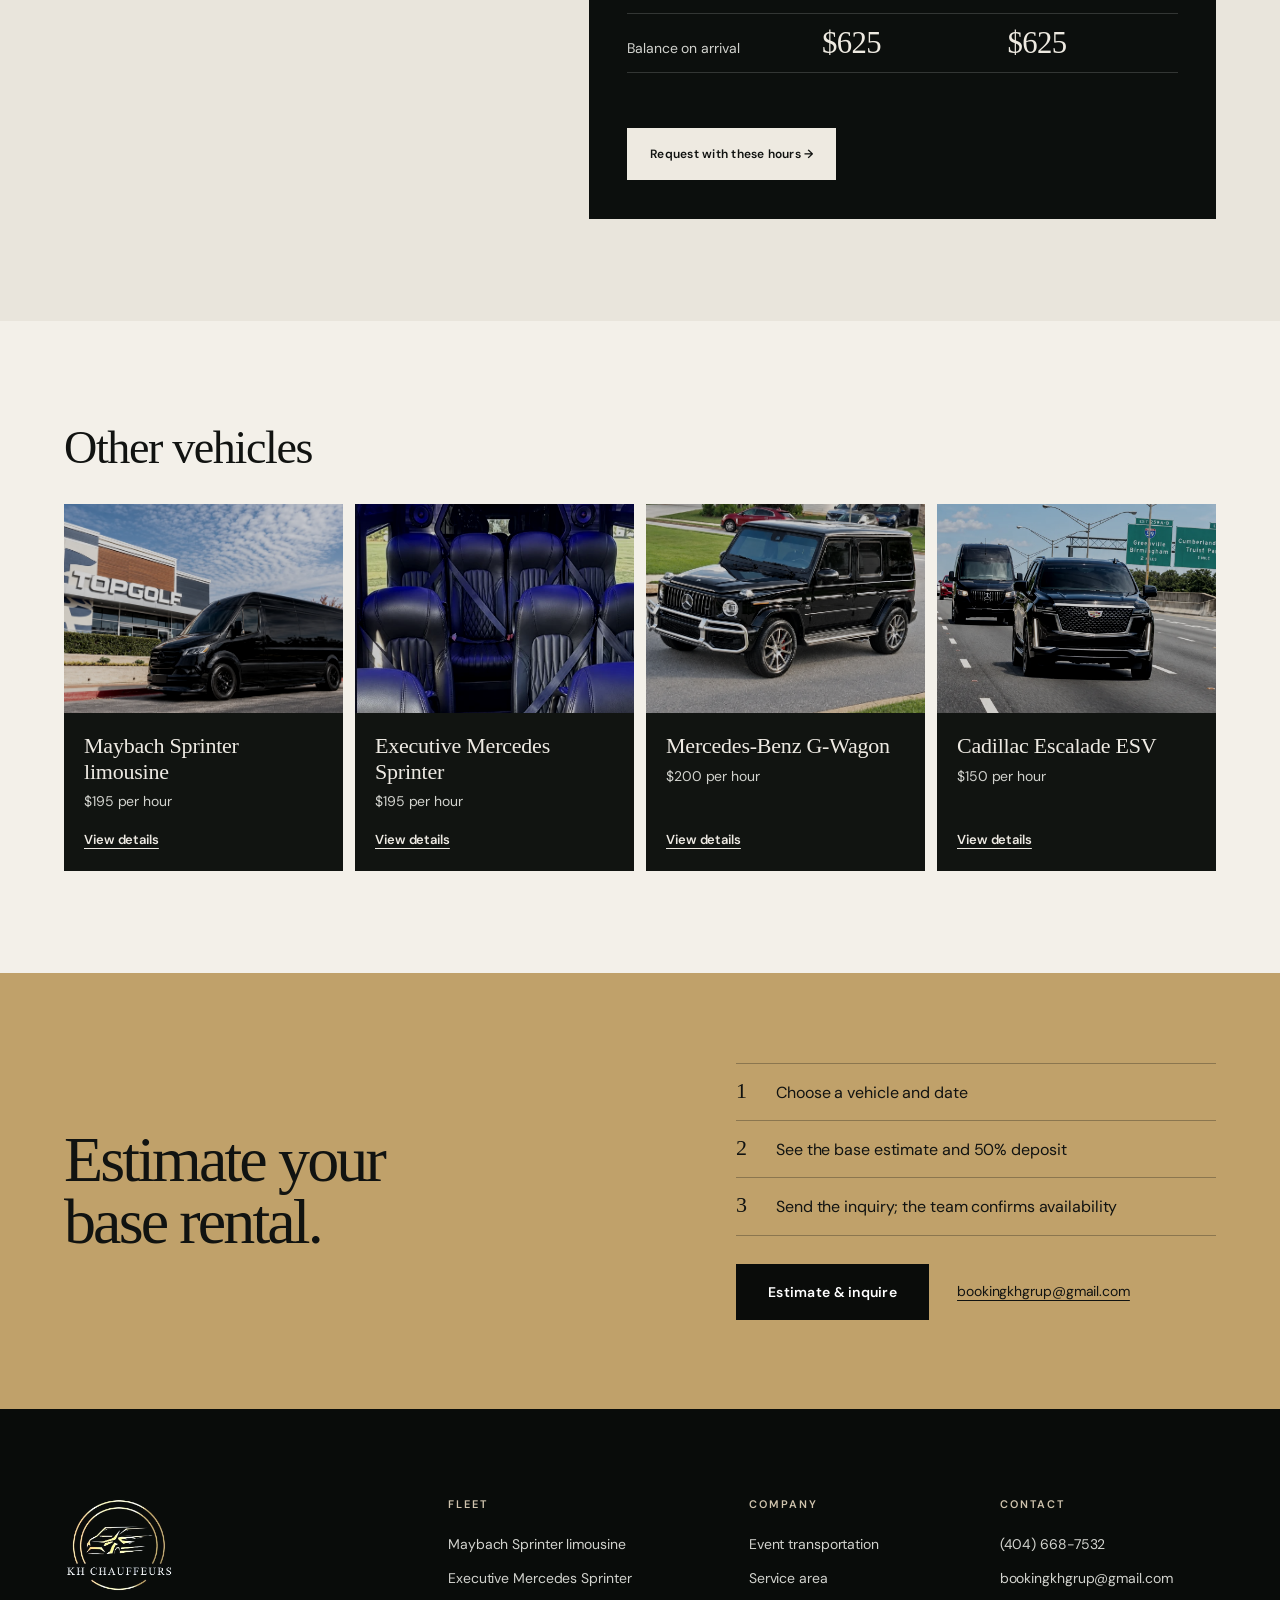
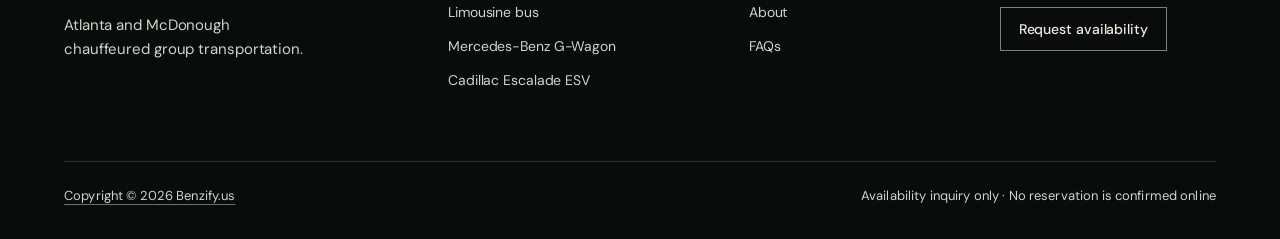
<file: limo-bus.html>
<!doctype html><html lang="en"><head><meta charset="utf-8"><meta name="viewport" content="width=device-width,initial-scale=1,viewport-fit=cover"><script>document.documentElement.classList.add("js")</script><title>28 Passenger Limousine Bus Rental | KH Chauffeurs</title><meta name="description" content="Request a 28-passenger limousine bus from KH Chauffeurs at $250 per hour with a five-hour minimum."><link rel="canonical" href="https://khchauffeur.com/limo-bus.html"><link rel="icon" href="data:,"><link rel="preload" as="image" href="assets/limo-bus-hero-exterior.webp" fetchpriority="high"><link rel="preconnect" href="https://fonts.googleapis.com"><link rel="preconnect" href="https://fonts.gstatic.com" crossorigin><link href="https://fonts.googleapis.com/css2?family=DM+Sans:wght@400;500;600&display=swap" rel="stylesheet"><link rel="stylesheet" href="styles.css?v=dev"><link rel="stylesheet" href="premium.css?v=dev"></head><body class="page-vehicle" data-vehicle="limo-bus"><a class="skip-link" href="#main">Skip to content</a><header class="site-header"><a class="brand" href="index.html" aria-label="KH Chauffeurs home"><img class="brand-logo" src="assets/kh-chauffeur-logo.webp" alt="KH Chauffeurs" width="408" height="357" decoding="async"></a><button class="menu-button" type="button" data-menu-button aria-expanded="false" aria-controls="site-nav" aria-label="Open menu"><svg class="menu-icon" viewBox="0 0 24 24" width="22" height="22" aria-hidden="true" focusable="false"><path d="M3 7h18M3 12h18M3 17h18" fill="none" stroke="currentColor" stroke-width="1.5"/></svg></button><nav class="main-nav" id="site-nav" data-nav aria-label="Main navigation"><a href="fleet.html">Fleet</a><a href="events.html">Event transportation</a><a href="service-area.html">Service area</a><a href="about.html">About</a><a href="faqs.html">FAQs</a></nav><a class="nav-call" href="tel:+14046687532" data-call-location="header" aria-label="Call KH Chauffeurs at (404) 668-7532"><svg class="call-icon" viewBox="0 0 24 24" width="16" height="16" aria-hidden="true" focusable="false"><path d="M6.6 3.5 9 3l1.6 4-2 1.3a11 11 0 0 0 7.1 7.1l1.3-2 4 1.6-.5 2.4a2 2 0 0 1-2 1.6A15.5 15.5 0 0 1 5 5.5a2 2 0 0 1 1.6-2Z" fill="none" stroke="currentColor" stroke-width="1.5" stroke-linejoin="round"/></svg><span class="nav-call-number" aria-hidden="true">(404) 668-7532</span></a><a class="nav-cta" href="request.html?vehicle=limo-bus"><span class="nav-cta-full">Request availability</span><span class="nav-cta-short" aria-hidden="true">Request</span><span class="nav-cta-arrow" aria-hidden="true"> →</span></a></header><main id="main">

<section class="vehicle-hero vp-hero" aria-labelledby="vehicle-title"><figure class="vp-hero-media hero-fade-media" data-hero-gallery="limo-bus"><img src="assets/limo-bus-hero-exterior.webp" alt="Black limousine bus with a chrome grille, parked in a tree-lined lot" width="918" height="612" fetchpriority="high" decoding="async"></figure><div class="vehicle-panel vp-panel"><h1 id="vehicle-title">Limousine bus</h1><p class="vehicle-rate"><span data-field="rate">$250</span> <small>per hour</small></p><dl class="vp-specs"><div><dt>Passengers</dt><dd data-field="passengers">28</dd></div><div><dt>Minimum</dt><dd><span data-field="min-all">5</span>-hour minimum, all week · <span data-field="base-all">$1,250</span> base minimum</dd></div><div><dt>Deposit</dt><dd><span data-field="deposit">50%</span> to reserve</dd></div></dl><div class="vp-actions"><a class="button button-gold" href="request.html?vehicle=limo-bus">Estimate &amp; inquire →</a><a class="vp-text-link" href="fleet.html">Compare the fleet</a></div></div></section>

<section class="vp-overview" aria-labelledby="overview-title"><div class="container vp-overview-grid"><div class="vp-overview-copy reveal"><h2 id="overview-title">Keep up to <span data-field="passengers">28</span> passengers together.</h2><p class="lede">The limousine bus is the largest vehicle in the fleet, seating up to <span data-field="passengers">28</span> passengers.</p></div><aside class="vp-glance reveal" aria-labelledby="glance-title"><h2 class="vp-glance-title" id="glance-title">At a glance</h2><dl class="vp-glance-list"><div><dt>Passengers</dt><dd data-field="passengers">28</dd></div><div><dt>Hourly rate</dt><dd data-field="rate">$250</dd></div><div><dt>Minimum</dt><dd><span data-field="min-all">5</span> hours, all week</dd></div><div><dt>Deposit</dt><dd><span data-field="deposit">50%</span> to reserve; balance due on arrival</dd></div><div><dt>Tolls &amp; parking</dt><dd>Included for Metro Atlanta trips; additional for out-of-town trips.</dd></div></dl></aside></div></section>



<section class="vp-pricing" id="pricing" aria-labelledby="pricing-title"><div class="container vp-pricing-grid"><div class="vp-pricing-intro reveal"><h2 id="pricing-title">How pricing works</h2><p class="lede">Base rental is the hourly rate times your hours or the day's minimum, whichever is greater.</p><p class="vp-note">The estimate does not add taxes, gratuity, mileage or other unconfirmed charges.</p></div><div class="vp-estimator reveal"><div class="vp-estimator-controls" data-estimator-controls hidden><div class="fleet-control" role="group" aria-labelledby="estimate-day"><span class="fleet-control-label" id="estimate-day">Day of service</span><div class="fleet-segment"><button type="button" aria-pressed="false" data-day="weekday">Sun–Thu</button><button type="button" aria-pressed="false" data-day="weekend">Fri–Sat</button></div></div><label class="fleet-control vp-hours"><span class="fleet-control-label">Requested hours</span><input type="number" name="hours" inputmode="numeric" min="1" max="24" step="1" data-hours></label></div><table class="vp-estimate" aria-labelledby="pricing-title" data-estimate data-day="both"><thead><tr><td></td><th scope="col" data-col="weekday">Sun–Thu, <span data-out="hours-weekday">5</span> hours</th><th scope="col" data-col="weekend">Fri–Sat, <span data-out="hours-weekend">5</span> hours</th></tr></thead><tbody><tr><th scope="row">Base rental</th><td data-col="weekday" data-out="base-weekday">$1,250</td><td data-col="weekend" data-out="base-weekend">$1,250</td></tr><tr><th scope="row"><span data-field="deposit">50%</span> deposit</th><td data-col="weekday" data-out="deposit-weekday">$625</td><td data-col="weekend" data-out="deposit-weekend">$625</td></tr><tr><th scope="row">Balance on arrival</th><td data-col="weekday" data-out="balance-weekday">$625</td><td data-col="weekend" data-out="balance-weekend">$625</td></tr></tbody></table><p class="vp-estimate-status" role="status" aria-live="polite" data-estimate-status></p><a class="button button-gold vp-estimate-link" href="request.html?vehicle=limo-bus" data-estimate-link>Request with these hours →</a></div></div></section>

<section class="vp-others" aria-labelledby="others-title"><div class="container"><h2 class="vp-section-title reveal" id="others-title">Other vehicles</h2><ul class="vp-others-grid reveal-stagger" data-others>
<li class="vp-other" data-vehicle="maybach-sprinter"><a class="photo-zoom" href="maybach-sprinter.html"><img src="assets/sprinter-exterior-enhanced.webp" alt="" width="1672" height="941" loading="lazy" decoding="async"><span class="vp-other-name">Maybach Sprinter limousine</span><span class="vp-other-rate"><span data-field="rate">$195</span> per hour</span><span class="vp-other-cta">View details</span></a></li>
<li class="vp-other" data-vehicle="executive-sprinter"><a class="photo-zoom" href="executive-sprinter.html"><img src="assets/executive-sprinter-cover.webp" alt="" width="411" height="739" loading="lazy" decoding="async"><span class="vp-other-name">Executive Mercedes Sprinter</span><span class="vp-other-rate"><span data-field="rate">$195</span> per hour</span><span class="vp-other-cta">View details</span></a></li>
<li class="vp-other" data-vehicle="g-wagon"><a class="photo-zoom" href="g-wagon.html"><img src="assets/g-wagon-enhanced.webp" alt="" width="1214" height="1295" loading="lazy" decoding="async"><span class="vp-other-name">Mercedes-Benz G&#8209;Wagon</span><span class="vp-other-rate"><span data-field="rate">$200</span> per hour</span><span class="vp-other-cta">View details</span></a></li>
<li class="vp-other" data-vehicle="escalade-esv"><a class="photo-zoom" href="escalade.html"><img src="assets/escalade-enhanced.webp" alt="" width="946" height="1662" loading="lazy" decoding="async"><span class="vp-other-name">Cadillac Escalade ESV</span><span class="vp-other-rate"><span data-field="rate">$150</span> per hour</span><span class="vp-other-cta">View details</span></a></li>
</ul></div></section>

<section class="cta-band fleet-cta" aria-labelledby="cta-title"><div class="container"><h2 class="reveal" id="cta-title">Estimate your base rental.</h2><div class="fleet-cta-panel"><ol class="fleet-cta-steps reveal-stagger"><li>Choose a vehicle and date</li><li>See the base estimate and 50% deposit</li><li>Send the inquiry; the team confirms availability</li></ol><div class="fleet-cta-actions reveal"><a class="button button-dark" href="request.html?vehicle=limo-bus">Estimate &amp; inquire</a><a class="fleet-cta-email" href="mailto:bookingkhgrup@gmail.com">bookingkhgrup@gmail.com</a></div></div></div></section></main><footer class="footer site-footer"><div class="container"><div class="footer-grid"><div class="footer-brand"><p class="footer-name"><a class="footer-home" href="index.html"><img class="brand-logo" src="assets/kh-chauffeur-logo.webp" alt="KH Chauffeurs" width="408" height="357" decoding="async"></a></p><p class="footer-tagline">Atlanta and McDonough chauffeured group transportation.</p></div><nav class="footer-col" aria-labelledby="footer-fleet"><h2 class="footer-heading" id="footer-fleet">Fleet</h2><ul><li><a href="maybach-sprinter.html">Maybach Sprinter limousine</a></li><li><a href="executive-sprinter.html">Executive Mercedes Sprinter</a></li><li><a href="limo-bus.html">Limousine bus</a></li><li><a href="g-wagon.html">Mercedes-Benz G-Wagon</a></li><li><a href="escalade.html">Cadillac Escalade ESV</a></li></ul></nav><nav class="footer-col" aria-labelledby="footer-company"><h2 class="footer-heading" id="footer-company">Company</h2><ul><li><a href="events.html">Event transportation</a></li><li><a href="service-area.html">Service area</a></li><li><a href="about.html">About</a></li><li><a href="faqs.html">FAQs</a></li></ul></nav><nav class="footer-col" aria-labelledby="footer-contact"><h2 class="footer-heading" id="footer-contact">Contact</h2><ul><li><a href="tel:+14046687532" data-call-location="footer">(404) 668-7532</a></li><li><a href="mailto:bookingkhgrup@gmail.com">bookingkhgrup@gmail.com</a></li><li><a class="footer-cta" href="request.html">Request availability</a></li></ul></nav></div><div class="footer-bottom"><p><a class="footer-credit" href="https://benzify.us/">Copyright © 2026 Benzify.us</a></p><p>Availability inquiry only · No reservation is confirmed online</p></div></div></footer><div class="mobile-cta-bar"><a class="mobile-cta-call" href="tel:+14046687532" data-call-location="mobile-bar" aria-label="Call KH Chauffeurs at (404) 668-7532"><svg class="call-icon" viewBox="0 0 24 24" width="16" height="16" aria-hidden="true" focusable="false"><path d="M6.6 3.5 9 3l1.6 4-2 1.3a11 11 0 0 0 7.1 7.1l1.3-2 4 1.6-.5 2.4a2 2 0 0 1-2 1.6A15.5 15.5 0 0 1 5 5.5a2 2 0 0 1 1.6-2Z" fill="none" stroke="currentColor" stroke-width="1.5" stroke-linejoin="round"/></svg><span aria-hidden="true">Call (404) 668-7532</span></a><a class="mobile-cta-request" href="request.html">Request availability</a></div><script src="data.js?v=dev"></script><script src="tracking.js?v=dev"></script><script src="script.js?v=dev"></script><script src="vehicle.js?v=dev"></script><script src="gallery.js?v=dev"></script></body></html>
</file>
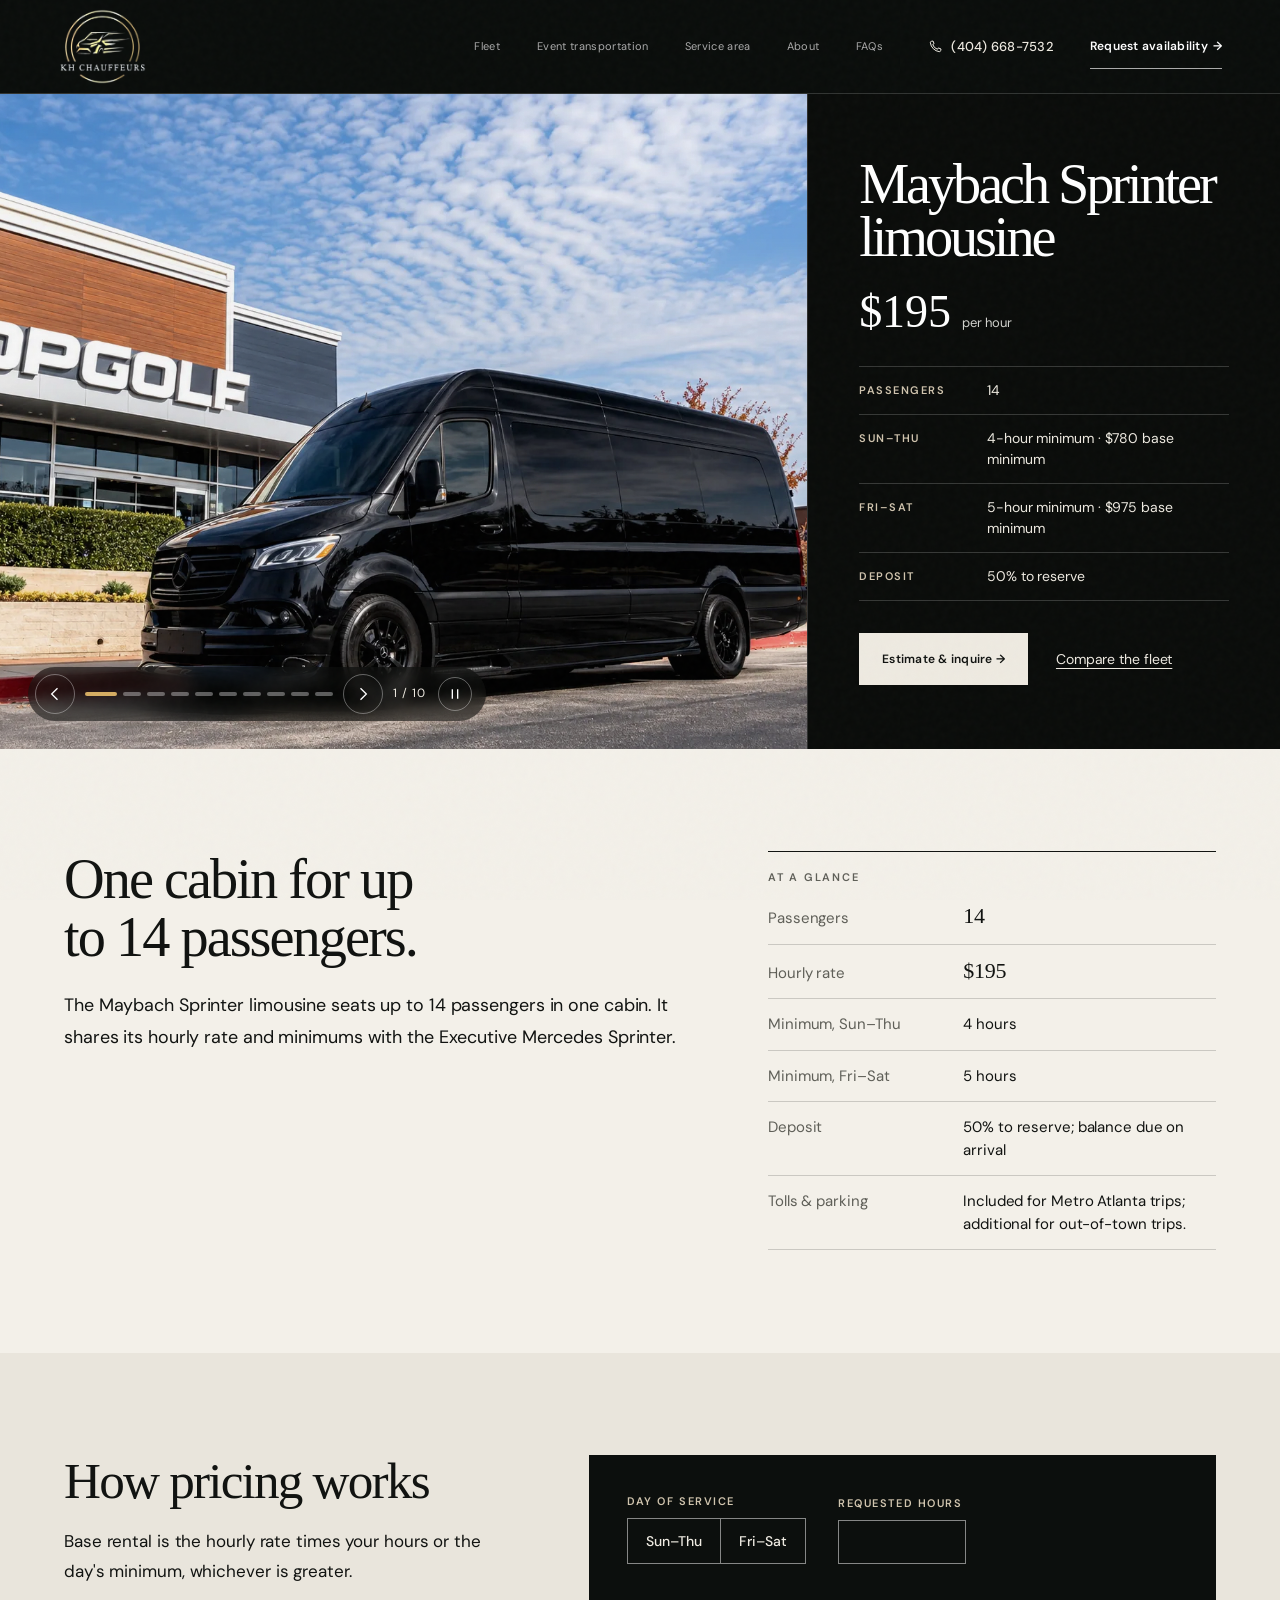
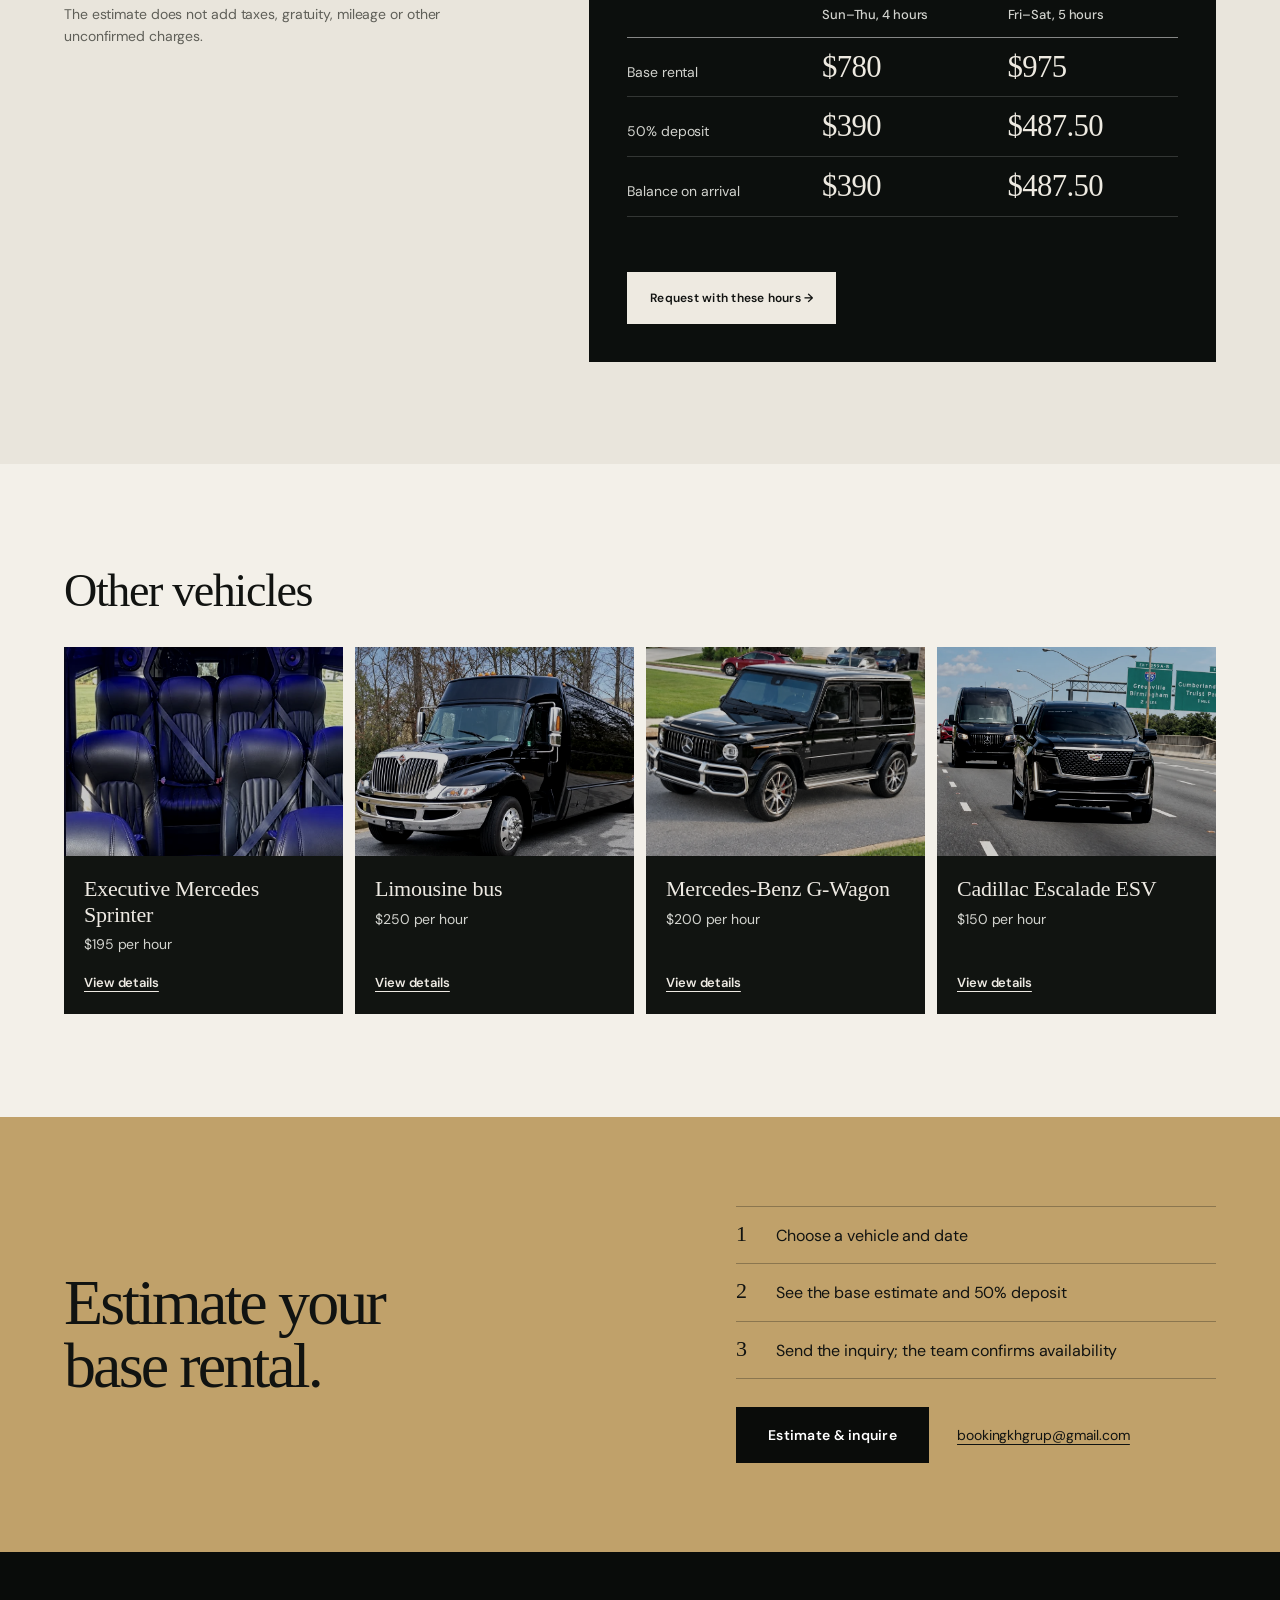
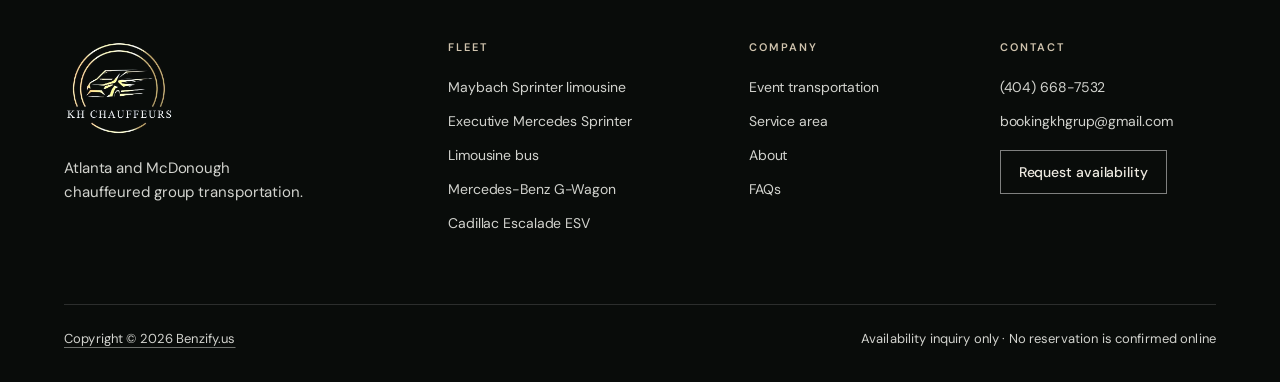
<file: maybach-sprinter.html>
<!doctype html><html lang="en"><head><meta charset="utf-8"><meta name="viewport" content="width=device-width,initial-scale=1,viewport-fit=cover"><script>document.documentElement.classList.add("js")</script><title>Maybach Sprinter Limousine Rental | KH Chauffeurs</title><meta name="description" content="Request a 14-passenger Maybach Sprinter limousine from KH Chauffeurs at $195 per hour, subject to minimum hours and availability."><link rel="canonical" href="https://khchauffeur.com/maybach-sprinter.html"><link rel="icon" href="data:,"><link rel="preload" as="image" href="assets/sprinter-exterior-enhanced.webp" fetchpriority="high"><link rel="preconnect" href="https://fonts.googleapis.com"><link rel="preconnect" href="https://fonts.gstatic.com" crossorigin><link href="https://fonts.googleapis.com/css2?family=DM+Sans:wght@400;500;600&display=swap" rel="stylesheet"><link rel="stylesheet" href="styles.css?v=dev"><link rel="stylesheet" href="premium.css?v=dev"></head><body class="page-vehicle" data-vehicle="maybach-sprinter"><a class="skip-link" href="#main">Skip to content</a><header class="site-header"><a class="brand" href="index.html" aria-label="KH Chauffeurs home"><img class="brand-logo" src="assets/kh-chauffeur-logo.webp" alt="KH Chauffeurs" width="408" height="357" decoding="async"></a><button class="menu-button" type="button" data-menu-button aria-expanded="false" aria-controls="site-nav" aria-label="Open menu"><svg class="menu-icon" viewBox="0 0 24 24" width="22" height="22" aria-hidden="true" focusable="false"><path d="M3 7h18M3 12h18M3 17h18" fill="none" stroke="currentColor" stroke-width="1.5"/></svg></button><nav class="main-nav" id="site-nav" data-nav aria-label="Main navigation"><a href="fleet.html">Fleet</a><a href="events.html">Event transportation</a><a href="service-area.html">Service area</a><a href="about.html">About</a><a href="faqs.html">FAQs</a></nav><a class="nav-call" href="tel:+14046687532" data-call-location="header" aria-label="Call KH Chauffeurs at (404) 668-7532"><svg class="call-icon" viewBox="0 0 24 24" width="16" height="16" aria-hidden="true" focusable="false"><path d="M6.6 3.5 9 3l1.6 4-2 1.3a11 11 0 0 0 7.1 7.1l1.3-2 4 1.6-.5 2.4a2 2 0 0 1-2 1.6A15.5 15.5 0 0 1 5 5.5a2 2 0 0 1 1.6-2Z" fill="none" stroke="currentColor" stroke-width="1.5" stroke-linejoin="round"/></svg><span class="nav-call-number" aria-hidden="true">(404) 668-7532</span></a><a class="nav-cta" href="request.html?vehicle=maybach-sprinter"><span class="nav-cta-full">Request availability</span><span class="nav-cta-short" aria-hidden="true">Request</span><span class="nav-cta-arrow" aria-hidden="true"> →</span></a></header><main id="main">

<section class="vehicle-hero vp-hero" aria-labelledby="vehicle-title"><figure class="vp-hero-media hero-fade-media" data-hero-gallery="maybach-sprinter"><img src="assets/sprinter-exterior-enhanced.webp" alt="Black Mercedes-Benz Sprinter parked outside a Topgolf venue" width="1672" height="941" fetchpriority="high" decoding="async"><figcaption class="fleet-caption">Pictured: Sprinter exterior</figcaption></figure><div class="vehicle-panel vp-panel"><h1 id="vehicle-title">Maybach Sprinter limousine</h1><p class="vehicle-rate"><span data-field="rate">$195</span> <small>per hour</small></p><dl class="vp-specs"><div><dt>Passengers</dt><dd data-field="passengers">14</dd></div><div><dt>Sun–Thu</dt><dd><span data-field="min-weekday">4</span>-hour minimum · <span data-field="base-weekday">$780</span> base minimum</dd></div><div><dt>Fri–Sat</dt><dd><span data-field="min-weekend">5</span>-hour minimum · <span data-field="base-weekend">$975</span> base minimum</dd></div><div><dt>Deposit</dt><dd><span data-field="deposit">50%</span> to reserve</dd></div></dl><div class="vp-actions"><a class="button button-gold" href="request.html?vehicle=maybach-sprinter">Estimate &amp; inquire →</a><a class="vp-text-link" href="fleet.html">Compare the fleet</a></div></div></section>

<section class="vp-overview" aria-labelledby="overview-title"><div class="container vp-overview-grid"><div class="vp-overview-copy reveal"><h2 id="overview-title">One cabin for up to <span data-field="passengers">14</span> passengers.</h2><p class="lede">The Maybach Sprinter limousine seats up to <span data-field="passengers">14</span> passengers in one cabin. It shares its hourly rate and minimums with the Executive Mercedes Sprinter.</p></div><aside class="vp-glance reveal" aria-labelledby="glance-title"><h2 class="vp-glance-title" id="glance-title">At a glance</h2><dl class="vp-glance-list"><div><dt>Passengers</dt><dd data-field="passengers">14</dd></div><div><dt>Hourly rate</dt><dd data-field="rate">$195</dd></div><div><dt>Minimum, Sun–Thu</dt><dd><span data-field="min-weekday">4</span> hours</dd></div><div><dt>Minimum, Fri–Sat</dt><dd><span data-field="min-weekend">5</span> hours</dd></div><div><dt>Deposit</dt><dd><span data-field="deposit">50%</span> to reserve; balance due on arrival</dd></div><div><dt>Tolls &amp; parking</dt><dd>Included for Metro Atlanta trips; additional for out-of-town trips.</dd></div></dl></aside></div></section>



<section class="vp-pricing" id="pricing" aria-labelledby="pricing-title"><div class="container vp-pricing-grid"><div class="vp-pricing-intro reveal"><h2 id="pricing-title">How pricing works</h2><p class="lede">Base rental is the hourly rate times your hours or the day's minimum, whichever is greater.</p><p class="vp-note">The estimate does not add taxes, gratuity, mileage or other unconfirmed charges.</p></div><div class="vp-estimator reveal"><div class="vp-estimator-controls" data-estimator-controls hidden><div class="fleet-control" role="group" aria-labelledby="estimate-day"><span class="fleet-control-label" id="estimate-day">Day of service</span><div class="fleet-segment"><button type="button" aria-pressed="false" data-day="weekday">Sun–Thu</button><button type="button" aria-pressed="false" data-day="weekend">Fri–Sat</button></div></div><label class="fleet-control vp-hours"><span class="fleet-control-label">Requested hours</span><input type="number" name="hours" inputmode="numeric" min="1" max="24" step="1" data-hours></label></div><table class="vp-estimate" aria-labelledby="pricing-title" data-estimate data-day="both"><thead><tr><td></td><th scope="col" data-col="weekday">Sun–Thu, <span data-out="hours-weekday">4</span> hours</th><th scope="col" data-col="weekend">Fri–Sat, <span data-out="hours-weekend">5</span> hours</th></tr></thead><tbody><tr><th scope="row">Base rental</th><td data-col="weekday" data-out="base-weekday">$780</td><td data-col="weekend" data-out="base-weekend">$975</td></tr><tr><th scope="row"><span data-field="deposit">50%</span> deposit</th><td data-col="weekday" data-out="deposit-weekday">$390</td><td data-col="weekend" data-out="deposit-weekend">$487.50</td></tr><tr><th scope="row">Balance on arrival</th><td data-col="weekday" data-out="balance-weekday">$390</td><td data-col="weekend" data-out="balance-weekend">$487.50</td></tr></tbody></table><p class="vp-estimate-status" role="status" aria-live="polite" data-estimate-status></p><a class="button button-gold vp-estimate-link" href="request.html?vehicle=maybach-sprinter" data-estimate-link>Request with these hours →</a></div></div></section>

<section class="vp-others" aria-labelledby="others-title"><div class="container"><h2 class="vp-section-title reveal" id="others-title">Other vehicles</h2><ul class="vp-others-grid reveal-stagger" data-others>
<li class="vp-other" data-vehicle="executive-sprinter"><a class="photo-zoom" href="executive-sprinter.html"><img src="assets/executive-sprinter-cover.webp" alt="" width="411" height="739" loading="lazy" decoding="async"><span class="vp-other-name">Executive Mercedes Sprinter</span><span class="vp-other-rate"><span data-field="rate">$195</span> per hour</span><span class="vp-other-cta">View details</span></a></li>
<li class="vp-other" data-vehicle="limo-bus"><a class="photo-zoom" href="limo-bus.html"><img src="assets/limo-bus-exterior.webp" alt="" width="918" height="612" loading="lazy" decoding="async"><span class="vp-other-name">Limousine bus</span><span class="vp-other-rate"><span data-field="rate">$250</span> per hour</span><span class="vp-other-cta">View details</span></a></li>
<li class="vp-other" data-vehicle="g-wagon"><a class="photo-zoom" href="g-wagon.html"><img src="assets/g-wagon-enhanced.webp" alt="" width="1214" height="1295" loading="lazy" decoding="async"><span class="vp-other-name">Mercedes-Benz G&#8209;Wagon</span><span class="vp-other-rate"><span data-field="rate">$200</span> per hour</span><span class="vp-other-cta">View details</span></a></li>
<li class="vp-other" data-vehicle="escalade-esv"><a class="photo-zoom" href="escalade.html"><img src="assets/escalade-enhanced.webp" alt="" width="946" height="1662" loading="lazy" decoding="async"><span class="vp-other-name">Cadillac Escalade ESV</span><span class="vp-other-rate"><span data-field="rate">$150</span> per hour</span><span class="vp-other-cta">View details</span></a></li>
</ul></div></section>

<section class="cta-band fleet-cta" aria-labelledby="cta-title"><div class="container"><h2 class="reveal" id="cta-title">Estimate your base rental.</h2><div class="fleet-cta-panel"><ol class="fleet-cta-steps reveal-stagger"><li>Choose a vehicle and date</li><li>See the base estimate and 50% deposit</li><li>Send the inquiry; the team confirms availability</li></ol><div class="fleet-cta-actions reveal"><a class="button button-dark" href="request.html?vehicle=maybach-sprinter">Estimate &amp; inquire</a><a class="fleet-cta-email" href="mailto:bookingkhgrup@gmail.com">bookingkhgrup@gmail.com</a></div></div></div></section></main><footer class="footer site-footer"><div class="container"><div class="footer-grid"><div class="footer-brand"><p class="footer-name"><a class="footer-home" href="index.html"><img class="brand-logo" src="assets/kh-chauffeur-logo.webp" alt="KH Chauffeurs" width="408" height="357" decoding="async"></a></p><p class="footer-tagline">Atlanta and McDonough chauffeured group transportation.</p></div><nav class="footer-col" aria-labelledby="footer-fleet"><h2 class="footer-heading" id="footer-fleet">Fleet</h2><ul><li><a href="maybach-sprinter.html">Maybach Sprinter limousine</a></li><li><a href="executive-sprinter.html">Executive Mercedes Sprinter</a></li><li><a href="limo-bus.html">Limousine bus</a></li><li><a href="g-wagon.html">Mercedes-Benz G-Wagon</a></li><li><a href="escalade.html">Cadillac Escalade ESV</a></li></ul></nav><nav class="footer-col" aria-labelledby="footer-company"><h2 class="footer-heading" id="footer-company">Company</h2><ul><li><a href="events.html">Event transportation</a></li><li><a href="service-area.html">Service area</a></li><li><a href="about.html">About</a></li><li><a href="faqs.html">FAQs</a></li></ul></nav><nav class="footer-col" aria-labelledby="footer-contact"><h2 class="footer-heading" id="footer-contact">Contact</h2><ul><li><a href="tel:+14046687532" data-call-location="footer">(404) 668-7532</a></li><li><a href="mailto:bookingkhgrup@gmail.com">bookingkhgrup@gmail.com</a></li><li><a class="footer-cta" href="request.html">Request availability</a></li></ul></nav></div><div class="footer-bottom"><p><a class="footer-credit" href="https://benzify.us/">Copyright © 2026 Benzify.us</a></p><p>Availability inquiry only · No reservation is confirmed online</p></div></div></footer><div class="mobile-cta-bar"><a class="mobile-cta-call" href="tel:+14046687532" data-call-location="mobile-bar" aria-label="Call KH Chauffeurs at (404) 668-7532"><svg class="call-icon" viewBox="0 0 24 24" width="16" height="16" aria-hidden="true" focusable="false"><path d="M6.6 3.5 9 3l1.6 4-2 1.3a11 11 0 0 0 7.1 7.1l1.3-2 4 1.6-.5 2.4a2 2 0 0 1-2 1.6A15.5 15.5 0 0 1 5 5.5a2 2 0 0 1 1.6-2Z" fill="none" stroke="currentColor" stroke-width="1.5" stroke-linejoin="round"/></svg><span aria-hidden="true">Call (404) 668-7532</span></a><a class="mobile-cta-request" href="request.html">Request availability</a></div><script src="data.js?v=dev"></script><script src="tracking.js?v=dev"></script><script src="script.js?v=dev"></script><script src="vehicle.js?v=dev"></script><script src="gallery.js?v=dev"></script></body></html>
</file>
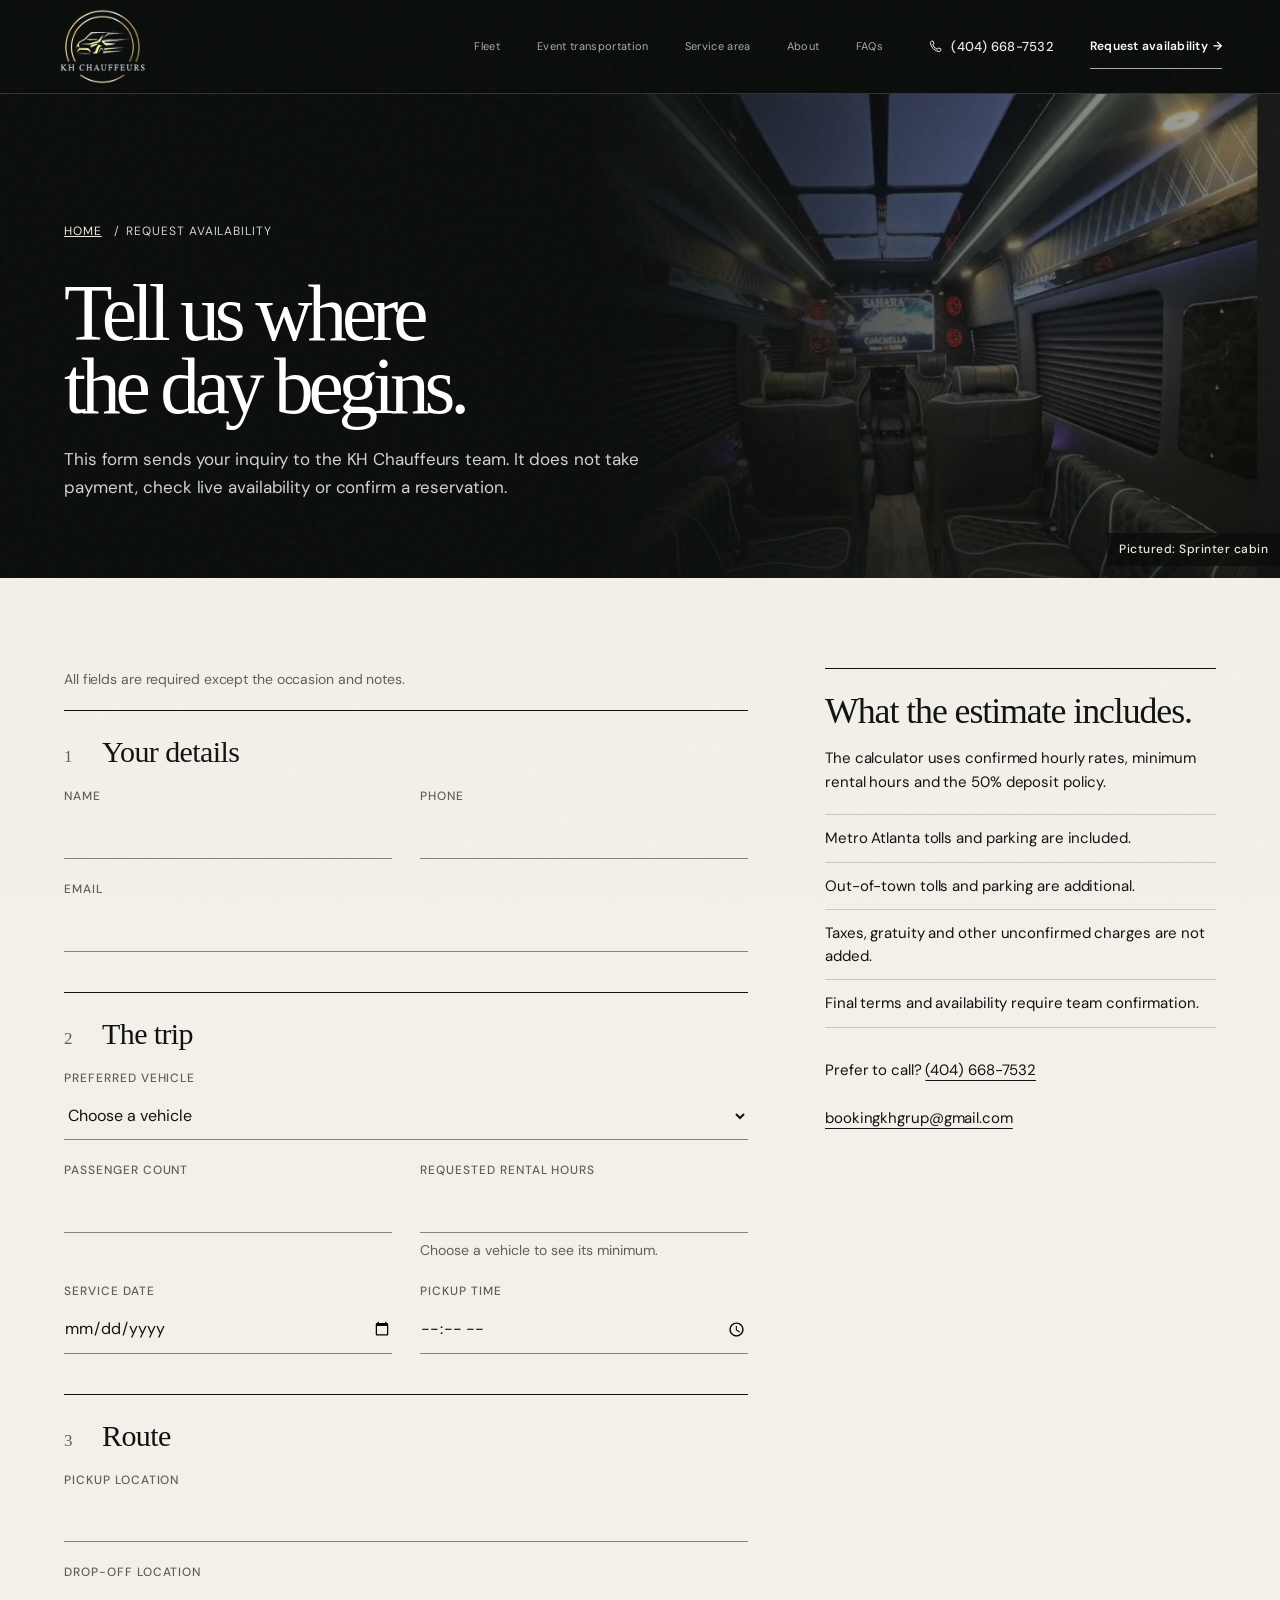
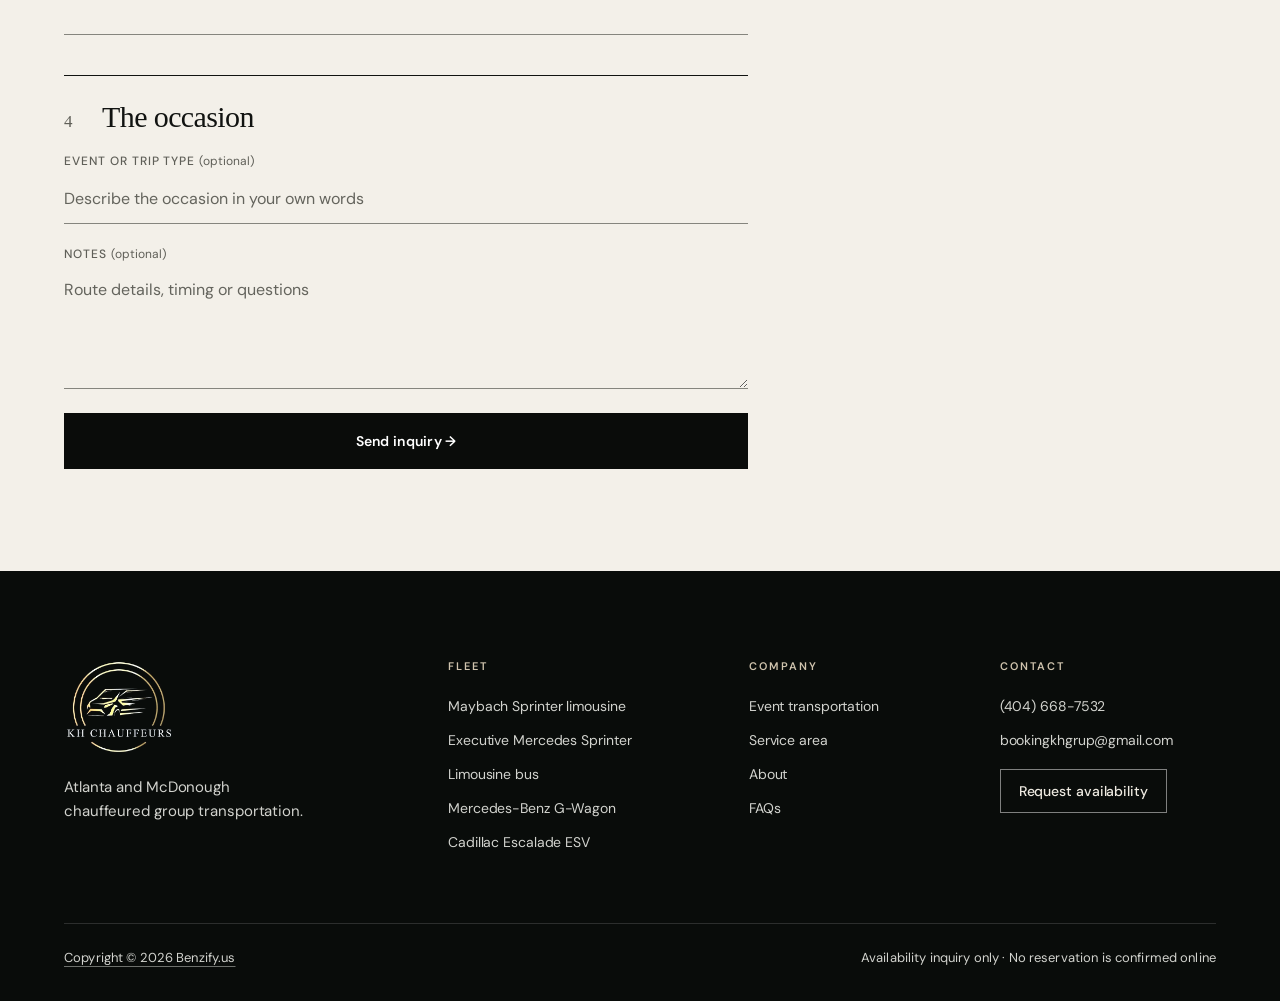
<file: request.html>
<!doctype html><html lang="en"><head><meta charset="utf-8"><meta name="viewport" content="width=device-width,initial-scale=1,viewport-fit=cover"><script>document.documentElement.classList.add("js")</script><title>Request Availability & Estimate | KH Chauffeurs</title><meta name="description" content="Estimate a KH Chauffeurs base rental and prepare an availability inquiry for Atlanta and McDonough service."><link rel="canonical" href="https://khchauffeur.com/request.html"><link rel="icon" href="data:,"><link rel="preload" as="image" href="assets/executive-sprinter.webp"><link rel="preconnect" href="https://fonts.googleapis.com"><link rel="preconnect" href="https://fonts.gstatic.com" crossorigin><link href="https://fonts.googleapis.com/css2?family=DM+Sans:wght@400;500;600&display=swap" rel="stylesheet"><link rel="stylesheet" href="styles.css?v=dev"><link rel="stylesheet" href="premium.css?v=dev"></head><body class="page-request"><a class="skip-link" href="#main">Skip to content</a><header class="site-header"><a class="brand" href="index.html" aria-label="KH Chauffeurs home"><img class="brand-logo" src="assets/kh-chauffeur-logo.webp" alt="KH Chauffeurs" width="408" height="357" decoding="async"></a><button class="menu-button" type="button" data-menu-button aria-expanded="false" aria-controls="site-nav" aria-label="Open menu"><svg class="menu-icon" viewBox="0 0 24 24" width="22" height="22" aria-hidden="true" focusable="false"><path d="M3 7h18M3 12h18M3 17h18" fill="none" stroke="currentColor" stroke-width="1.5"/></svg></button><nav class="main-nav" id="site-nav" data-nav aria-label="Main navigation"><a href="fleet.html">Fleet</a><a href="events.html">Event transportation</a><a href="service-area.html">Service area</a><a href="about.html">About</a><a href="faqs.html">FAQs</a></nav><a class="nav-call" href="tel:+14046687532" data-call-location="header" aria-label="Call KH Chauffeurs at (404) 668-7532"><svg class="call-icon" viewBox="0 0 24 24" width="16" height="16" aria-hidden="true" focusable="false"><path d="M6.6 3.5 9 3l1.6 4-2 1.3a11 11 0 0 0 7.1 7.1l1.3-2 4 1.6-.5 2.4a2 2 0 0 1-2 1.6A15.5 15.5 0 0 1 5 5.5a2 2 0 0 1 1.6-2Z" fill="none" stroke="currentColor" stroke-width="1.5" stroke-linejoin="round"/></svg><span class="nav-call-number" aria-hidden="true">(404) 668-7532</span></a><a class="nav-cta" href="request.html" aria-current="page"><span class="nav-cta-full">Request availability</span><span class="nav-cta-short" aria-hidden="true">Request</span><span class="nav-cta-arrow" aria-hidden="true"> →</span></a></header><main id="main">

<section class="page-hero rq-hero hero-fade" aria-labelledby="request-title"><div class="container"><nav class="breadcrumbs" aria-label="Breadcrumb"><ol><li><a href="index.html">Home</a></li><li aria-current="page">Request availability</li></ol></nav><h1 id="request-title">Tell us where the day begins.</h1><p class="hero-copy">This form sends your inquiry to the KH Chauffeurs team. It does not take payment, check live availability or confirm a reservation.</p></div><p class="fleet-caption rq-caption">Pictured: Sprinter cabin</p></section>

<section class="rq-section" aria-label="Inquiry form"><div class="container rq-layout">
<form class="rq-form" data-inquiry-form novalidate aria-describedby="rq-required">
<p class="rq-required" id="rq-required">All fields are required except the occasion and notes.</p>
<fieldset class="rq-group"><legend><span class="rq-step" aria-hidden="true">1</span>Your details</legend><div class="form-grid">
<label class="field">Name<input name="name" autocomplete="name" required></label>
<label class="field">Phone<input name="phone" type="tel" autocomplete="tel" required></label>
<label class="field full">Email<input name="email" type="email" autocomplete="email" required></label>
</div></fieldset>
<fieldset class="rq-group"><legend><span class="rq-step" aria-hidden="true">2</span>The trip</legend><div class="form-grid">
<label class="field full">Preferred vehicle<select name="vehicle" required><option value="">Choose a vehicle</option><option value="maybach-sprinter">Maybach Sprinter limousine</option><option value="executive-sprinter">Executive Mercedes Sprinter</option><option value="limo-bus">Limousine bus</option><option value="g-wagon">Mercedes-Benz G-Wagon</option><option value="escalade-esv">Cadillac Escalade ESV</option></select></label>
<label class="field">Passenger count<input name="passengers" type="number" inputmode="numeric" min="1" max="28" required aria-describedby="hint-passengers"><span class="field-hint" id="hint-passengers" data-passengers-hint></span></label>
<label class="field">Requested rental hours<input name="hours" type="number" inputmode="numeric" min="1" max="24" step="1" required aria-describedby="hint-hours"><span class="field-hint" id="hint-hours" data-hours-hint>Choose a vehicle to see its minimum.</span></label>
<label class="field">Service date<input name="service_date" type="date" required></label>
<label class="field">Pickup time<input name="pickup_time" type="time" required></label>
</div></fieldset>
<fieldset class="rq-group"><legend><span class="rq-step" aria-hidden="true">3</span>Route</legend><div class="form-grid">
<label class="field full">Pickup location<input name="pickup" autocomplete="street-address" data-address required></label>
<label class="field full">Drop-off location<input name="dropoff" autocomplete="street-address" data-address required></label>
</div></fieldset>
<fieldset class="rq-group"><legend><span class="rq-step" aria-hidden="true">4</span>The occasion</legend><div class="form-grid">
<label class="field full">Event or trip type <span class="field-optional">(optional)</span><input name="event_type" placeholder="Describe the occasion in your own words"></label>
<label class="field full">Notes <span class="field-optional">(optional)</span><textarea name="notes" placeholder="Route details, timing or questions"></textarea></label>
</div></fieldset>
<section class="estimate rq-estimate" data-estimate hidden aria-live="polite"><p class="rq-estimate-vehicle" data-estimate-vehicle></p><div class="estimate-grid"><div><span>Base rental · <b data-estimate-hours></b></span><strong data-estimate-base></strong></div><div><span>50% deposit</span><strong data-estimate-deposit></strong></div><div><span>Balance on arrival</span><strong data-estimate-balance></strong></div></div><p class="estimate-note" data-estimate-note></p></section>
<button class="button button-dark rq-submit" type="submit">Send inquiry →</button>
<div class="form-status" data-form-status role="status"></div>
<div class="hp" aria-hidden="true" style="position:absolute;left:-10000px;width:1px;height:1px;overflow:hidden"><label>Company website<input name="company_website" tabindex="-1" autocomplete="off"></label></div>
<noscript><p class="form-status">This form needs JavaScript. Call <a href="tel:+14046687532">(404) 668-7532</a> or email <a href="mailto:bookingkhgrup@gmail.com">bookingkhgrup@gmail.com</a>.</p></noscript>
<section class="rq-done" data-form-done hidden aria-labelledby="rq-done-title">
<h2 id="rq-done-title" tabindex="-1">Inquiry sent</h2>
<p class="rq-done-summary" data-done-summary></p>
<p>The KH Chauffeurs team will confirm availability and send the deposit details. No reservation is confirmed yet.</p>
<p>Need to change something? Call <a href="tel:+14046687532" data-call-location="request-confirmation">(404) 668-7532</a>.</p>
<button class="button rq-again" type="button" data-form-again>Send another inquiry</button>
</section>
</form>
<aside class="rq-aside" aria-labelledby="includes-title"><h2 id="includes-title">What the estimate includes.</h2><p>The calculator uses confirmed hourly rates, minimum rental hours and the 50% deposit policy.</p><ul class="rq-checks"><li>Metro Atlanta tolls and parking are included.</li><li>Out-of-town tolls and parking are additional.</li><li>Taxes, gratuity and other unconfirmed charges are not added.</li><li>Final terms and availability require team confirmation.</li></ul><p class="rq-call">Prefer to call? <a href="tel:+14046687532" data-call-location="request-aside">(404) 668-7532</a></p><p><a href="mailto:bookingkhgrup@gmail.com">bookingkhgrup@gmail.com</a></p></aside>
</div></section>
</main><footer class="footer site-footer"><div class="container"><div class="footer-grid"><div class="footer-brand"><p class="footer-name"><a class="footer-home" href="index.html"><img class="brand-logo" src="assets/kh-chauffeur-logo.webp" alt="KH Chauffeurs" width="408" height="357" decoding="async"></a></p><p class="footer-tagline">Atlanta and McDonough chauffeured group transportation.</p></div><nav class="footer-col" aria-labelledby="footer-fleet"><h2 class="footer-heading" id="footer-fleet">Fleet</h2><ul><li><a href="maybach-sprinter.html">Maybach Sprinter limousine</a></li><li><a href="executive-sprinter.html">Executive Mercedes Sprinter</a></li><li><a href="limo-bus.html">Limousine bus</a></li><li><a href="g-wagon.html">Mercedes-Benz G-Wagon</a></li><li><a href="escalade.html">Cadillac Escalade ESV</a></li></ul></nav><nav class="footer-col" aria-labelledby="footer-company"><h2 class="footer-heading" id="footer-company">Company</h2><ul><li><a href="events.html">Event transportation</a></li><li><a href="service-area.html">Service area</a></li><li><a href="about.html">About</a></li><li><a href="faqs.html">FAQs</a></li></ul></nav><nav class="footer-col" aria-labelledby="footer-contact"><h2 class="footer-heading" id="footer-contact">Contact</h2><ul><li><a href="tel:+14046687532" data-call-location="footer">(404) 668-7532</a></li><li><a href="mailto:bookingkhgrup@gmail.com">bookingkhgrup@gmail.com</a></li><li><a class="footer-cta" href="request.html">Request availability</a></li></ul></nav></div><div class="footer-bottom"><p><a class="footer-credit" href="https://benzify.us/">Copyright © 2026 Benzify.us</a></p><p>Availability inquiry only · No reservation is confirmed online</p></div></div></footer><div class="mobile-cta-bar"><a class="mobile-cta-call" href="tel:+14046687532" data-call-location="mobile-bar" aria-label="Call KH Chauffeurs at (404) 668-7532"><svg class="call-icon" viewBox="0 0 24 24" width="16" height="16" aria-hidden="true" focusable="false"><path d="M6.6 3.5 9 3l1.6 4-2 1.3a11 11 0 0 0 7.1 7.1l1.3-2 4 1.6-.5 2.4a2 2 0 0 1-2 1.6A15.5 15.5 0 0 1 5 5.5a2 2 0 0 1 1.6-2Z" fill="none" stroke="currentColor" stroke-width="1.5" stroke-linejoin="round"/></svg><span aria-hidden="true">Call (404) 668-7532</span></a></div><script src="data.js?v=dev"></script><script src="tracking.js?v=dev"></script><script src="script.js?v=dev"></script><script src="address-autocomplete.js?v=dev"></script></body></html>
</file>
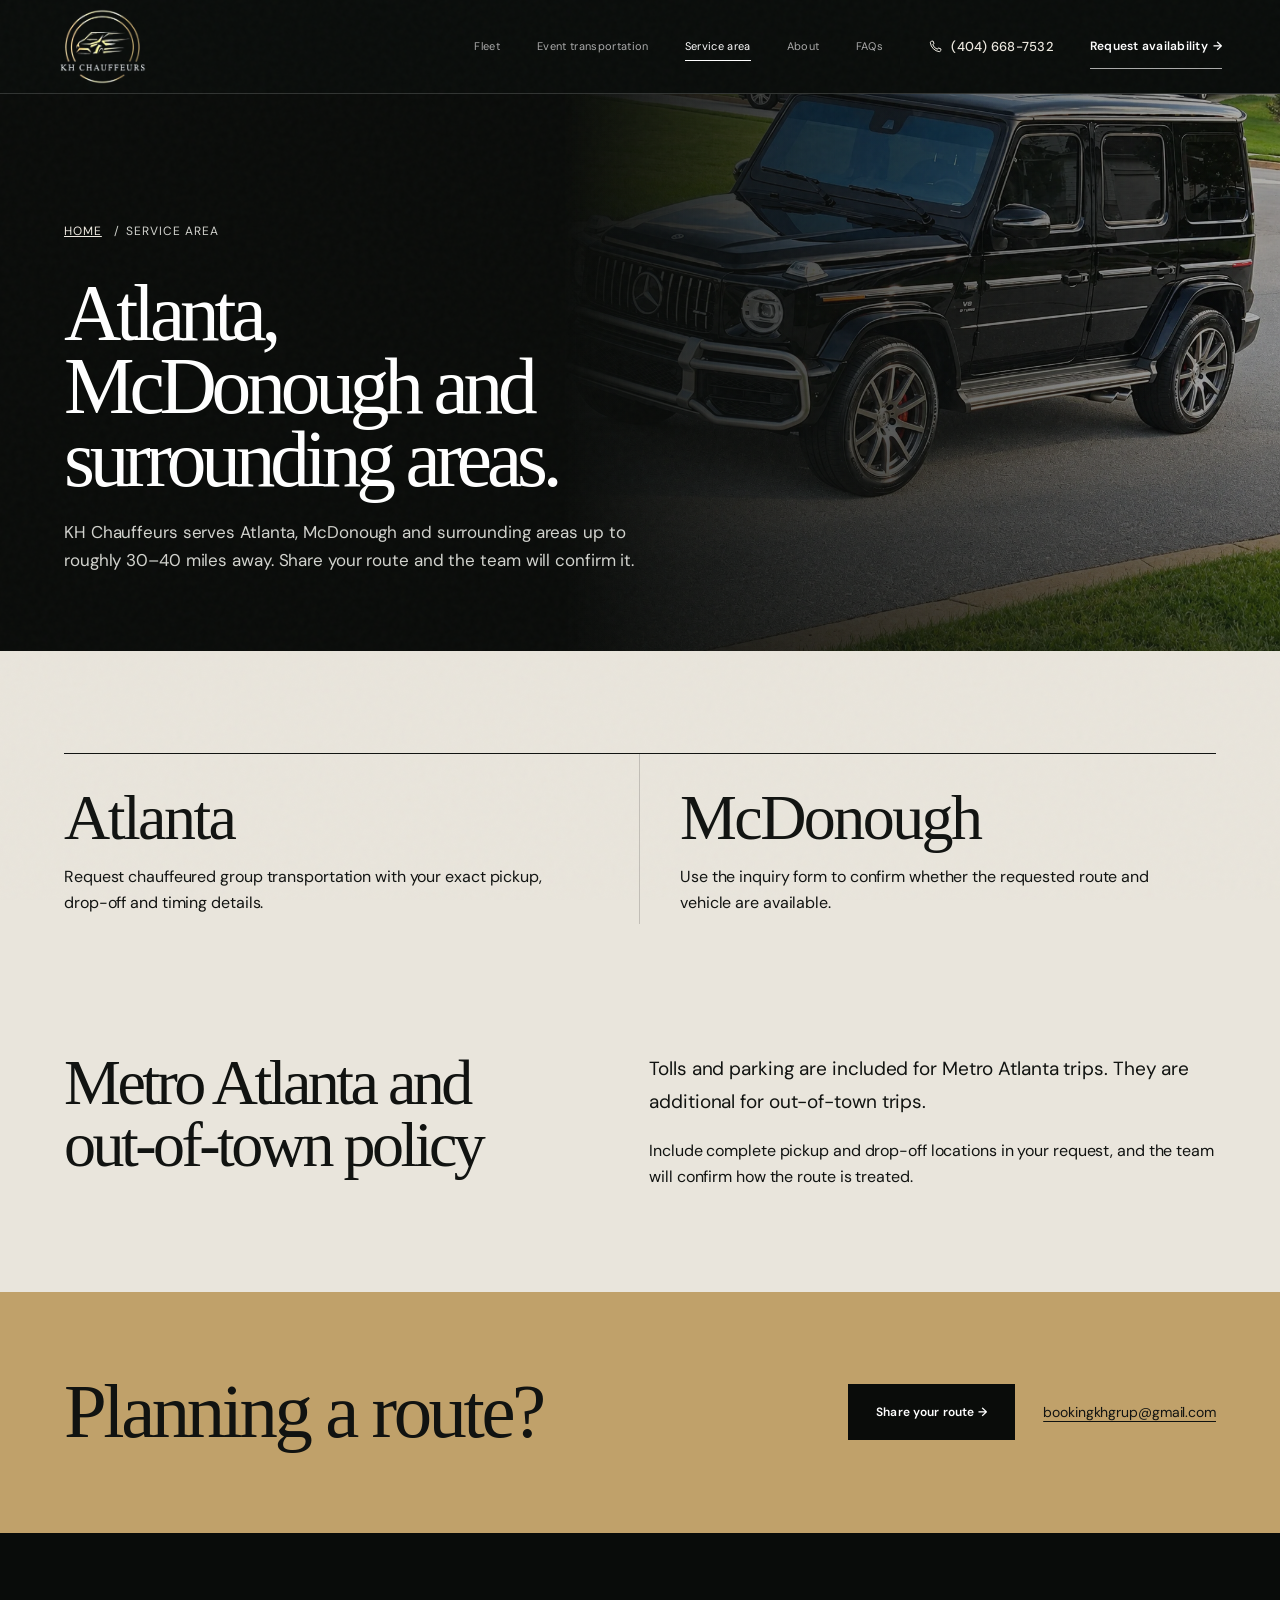
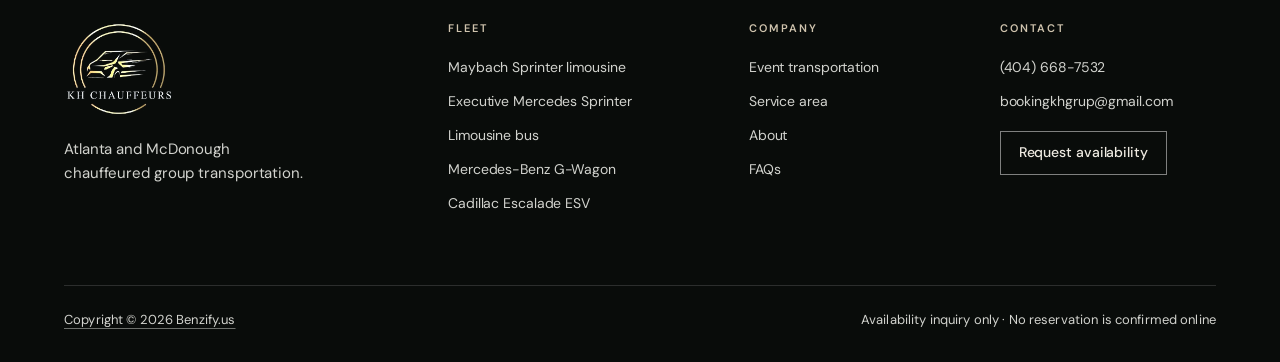
<file: service-area.html>
<!doctype html><html lang="en"><head><meta charset="utf-8"><meta name="viewport" content="width=device-width,initial-scale=1,viewport-fit=cover"><script>document.documentElement.classList.add("js")</script><title>Atlanta & McDonough Service Area | KH Chauffeurs</title><meta name="description" content="KH Chauffeurs serves Atlanta, McDonough and surrounding areas approximately 30 to 40 miles away, subject to route confirmation."><link rel="canonical" href="https://khchauffeur.com/service-area.html"><link rel="icon" href="data:,"><link rel="preload" as="image" href="assets/g-wagon-enhanced.webp" fetchpriority="high"><link rel="preconnect" href="https://fonts.googleapis.com"><link rel="preconnect" href="https://fonts.gstatic.com" crossorigin><link href="https://fonts.googleapis.com/css2?family=DM+Sans:wght@400;500;600&display=swap" rel="stylesheet"><link rel="stylesheet" href="styles.css?v=dev"><link rel="stylesheet" href="premium.css?v=dev"></head><body class="page-area"><a class="skip-link" href="#main">Skip to content</a><header class="site-header"><a class="brand" href="index.html" aria-label="KH Chauffeurs home"><img class="brand-logo" src="assets/kh-chauffeur-logo.webp" alt="KH Chauffeurs" width="408" height="357" decoding="async"></a><button class="menu-button" type="button" data-menu-button aria-expanded="false" aria-controls="site-nav" aria-label="Open menu"><svg class="menu-icon" viewBox="0 0 24 24" width="22" height="22" aria-hidden="true" focusable="false"><path d="M3 7h18M3 12h18M3 17h18" fill="none" stroke="currentColor" stroke-width="1.5"/></svg></button><nav class="main-nav" id="site-nav" data-nav aria-label="Main navigation"><a href="fleet.html">Fleet</a><a href="events.html">Event transportation</a><a href="service-area.html" aria-current="page">Service area</a><a href="about.html">About</a><a href="faqs.html">FAQs</a></nav><a class="nav-call" href="tel:+14046687532" data-call-location="header" aria-label="Call KH Chauffeurs at (404) 668-7532"><svg class="call-icon" viewBox="0 0 24 24" width="16" height="16" aria-hidden="true" focusable="false"><path d="M6.6 3.5 9 3l1.6 4-2 1.3a11 11 0 0 0 7.1 7.1l1.3-2 4 1.6-.5 2.4a2 2 0 0 1-2 1.6A15.5 15.5 0 0 1 5 5.5a2 2 0 0 1 1.6-2Z" fill="none" stroke="currentColor" stroke-width="1.5" stroke-linejoin="round"/></svg><span class="nav-call-number" aria-hidden="true">(404) 668-7532</span></a><a class="nav-cta" href="request.html"><span class="nav-cta-full">Request availability</span><span class="nav-cta-short" aria-hidden="true">Request</span><span class="nav-cta-arrow" aria-hidden="true"> →</span></a></header><main id="main">

<section class="page-hero photo-hero photo-hero--right hero-fade" style="--hero-image:url('assets/g-wagon-enhanced.webp');--hero-position:right 38%;--hero-mobile-position:center 30%" aria-labelledby="area-title"><div class="container"><nav class="breadcrumbs" aria-label="Breadcrumb"><ol><li><a href="index.html">Home</a></li><li aria-current="page">Service area</li></ol></nav><h1 id="area-title">Atlanta, McDonough and surrounding areas.</h1><p class="hero-copy">KH Chauffeurs serves Atlanta, McDonough and surrounding areas up to roughly 30–40 miles away. Share your route and the team will confirm it.</p></div></section>

<section class="section section-cream sa-cities-section" aria-label="Primary cities"><div class="container sa-cities reveal-stagger">
<article class="sa-city"><h2>Atlanta</h2><p>Request chauffeured group transportation with your exact pickup, drop-off and timing details.</p></article>
<article class="sa-city"><h2>McDonough</h2><p>Use the inquiry form to confirm whether the requested route and vehicle are available.</p></article>
</div></section>

<section class="section sa-policy" aria-labelledby="policy-title"><div class="container split reveal-stagger"><h2 class="section-title" id="policy-title">Metro Atlanta and out&#8209;of&#8209;town policy</h2><div class="sa-policy-copy"><p class="lede">Tolls and parking are included for Metro Atlanta trips. They are additional for out-of-town trips.</p><p>Include complete pickup and drop-off locations in your request, and the team will confirm how the route is treated.</p></div></div></section>

<section class="cta-band hm-cta" aria-labelledby="cta-title"><div class="container"><h2 class="reveal" id="cta-title">Planning a route?</h2><div class="fleet-cta-actions reveal"><a class="button button-dark" href="request.html">Share your route →</a><a class="fleet-cta-email" href="mailto:bookingkhgrup@gmail.com">bookingkhgrup@gmail.com</a></div></div></section>
</main><footer class="footer site-footer"><div class="container"><div class="footer-grid"><div class="footer-brand"><p class="footer-name"><a class="footer-home" href="index.html"><img class="brand-logo" src="assets/kh-chauffeur-logo.webp" alt="KH Chauffeurs" width="408" height="357" decoding="async"></a></p><p class="footer-tagline">Atlanta and McDonough chauffeured group transportation.</p></div><nav class="footer-col" aria-labelledby="footer-fleet"><h2 class="footer-heading" id="footer-fleet">Fleet</h2><ul><li><a href="maybach-sprinter.html">Maybach Sprinter limousine</a></li><li><a href="executive-sprinter.html">Executive Mercedes Sprinter</a></li><li><a href="limo-bus.html">Limousine bus</a></li><li><a href="g-wagon.html">Mercedes-Benz G-Wagon</a></li><li><a href="escalade.html">Cadillac Escalade ESV</a></li></ul></nav><nav class="footer-col" aria-labelledby="footer-company"><h2 class="footer-heading" id="footer-company">Company</h2><ul><li><a href="events.html">Event transportation</a></li><li><a href="service-area.html">Service area</a></li><li><a href="about.html">About</a></li><li><a href="faqs.html">FAQs</a></li></ul></nav><nav class="footer-col" aria-labelledby="footer-contact"><h2 class="footer-heading" id="footer-contact">Contact</h2><ul><li><a href="tel:+14046687532" data-call-location="footer">(404) 668-7532</a></li><li><a href="mailto:bookingkhgrup@gmail.com">bookingkhgrup@gmail.com</a></li><li><a class="footer-cta" href="request.html">Request availability</a></li></ul></nav></div><div class="footer-bottom"><p><a class="footer-credit" href="https://benzify.us/">Copyright © 2026 Benzify.us</a></p><p>Availability inquiry only · No reservation is confirmed online</p></div></div></footer><div class="mobile-cta-bar"><a class="mobile-cta-call" href="tel:+14046687532" data-call-location="mobile-bar" aria-label="Call KH Chauffeurs at (404) 668-7532"><svg class="call-icon" viewBox="0 0 24 24" width="16" height="16" aria-hidden="true" focusable="false"><path d="M6.6 3.5 9 3l1.6 4-2 1.3a11 11 0 0 0 7.1 7.1l1.3-2 4 1.6-.5 2.4a2 2 0 0 1-2 1.6A15.5 15.5 0 0 1 5 5.5a2 2 0 0 1 1.6-2Z" fill="none" stroke="currentColor" stroke-width="1.5" stroke-linejoin="round"/></svg><span aria-hidden="true">Call (404) 668-7532</span></a><a class="mobile-cta-request" href="request.html">Request availability</a></div><script src="data.js?v=dev"></script><script src="tracking.js?v=dev"></script><script src="script.js?v=dev"></script><script src="vehicle.js?v=dev"></script></body></html>
</file>
<file: styles.css>
:root{--ink:#101210;--night:#0b0e0c;--paper:#f1eee7;--cream:#faf8f3;--gold:#b79a63;--muted:#6e7069;--line:rgba(16,18,16,.16);--serif:Georgia,'Times New Roman',serif;--sans:'DM Sans',Arial,sans-serif;--max:1240px}*{box-sizing:border-box}html{scroll-behavior:smooth}body{margin:0;background:var(--paper);color:var(--ink);font-family:var(--sans);font-size:16px;line-height:1.6}img{display:block;max-width:100%}a{color:inherit}.skip-link{position:absolute;left:-9999px;top:0}.skip-link:focus{left:16px;top:16px;z-index:100;background:#fff;padding:10px 14px}.site-header{height:82px;display:flex;align-items:center;gap:36px;padding:0 max(5vw,24px);background:var(--night);color:#fff;position:relative;z-index:30}.brand{display:flex;align-items:center;gap:13px;color:#fff;text-decoration:none;font-size:12px;letter-spacing:.2em}.brand-mark{display:grid;place-items:center;width:42px;height:42px;border:1px solid currentColor;font:16px var(--serif);letter-spacing:0}.main-nav{display:flex;align-items:center;gap:28px;margin-left:auto}.main-nav a{text-decoration:none;font-size:13px;color:#d4d5d0}.main-nav a:hover,.main-nav a:focus-visible{color:#fff}.nav-cta,.button{display:inline-flex;align-items:center;justify-content:center;gap:18px;text-decoration:none;border:0;cursor:pointer;font:600 12px var(--sans);letter-spacing:.02em;padding:16px 22px}.nav-cta,.button-gold{background:var(--gold);color:#111}.button-dark{background:var(--night);color:#fff}.button-outline{border:1px solid currentColor;background:transparent}.menu-button{display:none;background:transparent;border:0;color:#fff;font-size:25px}.container{width:min(var(--max),90vw);margin:auto}.hero{min-height:760px;display:grid;align-items:end;position:relative;background:linear-gradient(90deg,rgba(7,9,8,.84),rgba(7,9,8,.15)),url('assets/sprinter-exterior-enhanced.webp') center/cover;color:#fff}.hero-content{padding:120px 0 90px;max-width:760px}.eyebrow,.kicker{text-transform:uppercase;letter-spacing:.18em;font-size:11px;font-weight:600}.eyebrow{color:#d7c39c}.hero h1,.page-hero h1,.section-title{font:400 clamp(54px,8vw,118px)/.88 var(--serif);letter-spacing:-.055em;margin:25px 0}.hero h1 em,.section-title em{font-weight:400;color:#b8b6ae}.hero-copy{font-size:18px;max-width:590px;color:#d7d8d3}.hero-actions{display:flex;flex-wrap:wrap;gap:14px;margin-top:34px}.image-disclosure{position:absolute;right:5vw;bottom:24px;font-size:10px;letter-spacing:.08em;background:rgba(7,9,8,.7);padding:7px 10px}.section{padding:110px 0}.section-dark{background:var(--night);color:#f2efe8}.section-cream{background:var(--cream)}.split{display:grid;grid-template-columns:1fr 1fr;gap:8vw;align-items:center}.section-title{font-size:clamp(46px,6vw,82px)}.lede{font-size:19px;color:var(--muted);max-width:650px}.section-dark .lede{color:#b8bbb5}.fact-strip{display:grid;grid-template-columns:repeat(4,1fr);border-top:1px solid rgba(255,255,255,.2);border-bottom:1px solid rgba(255,255,255,.2);margin-top:70px}.fact{padding:24px 18px;border-right:1px solid rgba(255,255,255,.2)}.fact:last-child{border:0}.fact strong{display:block;font:28px var(--serif);margin-bottom:4px}.fact span{color:#aaa;font-size:12px}.fleet-grid{display:grid;grid-template-columns:repeat(2,1fr);gap:20px;margin-top:48px}.fleet-card{background:#fff;position:relative;overflow:hidden}.fleet-card.featured{grid-column:span 2;display:grid;grid-template-columns:1.35fr 1fr}.fleet-card img{width:100%;height:390px;object-fit:cover}.fleet-card.featured img{height:100%;min-height:480px}.fleet-card-body{padding:30px}.fleet-meta{display:flex;gap:16px;flex-wrap:wrap;color:#777;font-size:12px}.fleet-card h2,.fleet-card h3{font:400 36px/1.05 var(--serif);margin:18px 0}.price{font:30px var(--serif)}.price small{font:12px var(--sans);color:#777}.text-link{display:inline-block;margin-top:18px;text-decoration:none;border-bottom:1px solid currentColor;font-size:13px}.policy-grid,.steps,.faq-grid{display:grid;grid-template-columns:repeat(3,1fr);gap:18px;margin-top:45px}.policy-card,.step,.faq-card{padding:30px;border:1px solid var(--line);background:rgba(255,255,255,.45)}.policy-card h3,.step h3,.faq-card h3{font:400 25px var(--serif);margin:8px 0}.step span{color:var(--gold);font-size:12px}.cta-band{background:var(--gold);padding:66px 0}.cta-band .container{display:flex;align-items:center;justify-content:space-between;gap:30px}.cta-band h2{font:400 clamp(36px,5vw,64px)/1 var(--serif);margin:0}.page-hero{padding:110px 0 80px;background:var(--night);color:#fff}.page-hero h1{font-size:clamp(52px,7vw,96px);max-width:900px}.breadcrumbs{font-size:12px;color:#aaa}.breadcrumbs a{color:#ddd}.vehicle-hero{display:grid;grid-template-columns:1.25fr .75fr;min-height:650px}.vehicle-hero img{width:100%;height:100%;object-fit:cover}.vehicle-panel{background:var(--night);color:#fff;padding:70px 5vw;display:flex;flex-direction:column;justify-content:center}.vehicle-panel h1{font:400 clamp(48px,6vw,86px)/.95 var(--serif);margin:20px 0}.vehicle-rate{font:42px var(--serif);margin:20px 0}.vehicle-rate small{font:13px var(--sans);color:#aaa}.spec-list{margin:20px 0;padding:0;list-style:none}.spec-list li{padding:13px 0;border-top:1px solid rgba(255,255,255,.16)}.gallery{display:grid;grid-template-columns:1.2fr .8fr;gap:18px}.gallery img{width:100%;height:570px;object-fit:cover}.gallery img:last-child{height:100%}.content-grid{display:grid;grid-template-columns:1.2fr .8fr;gap:7vw}.content-grid aside{padding:30px;background:#e7e1d6;align-self:start}.content-grid h2{font:400 42px var(--serif)}.check-list{padding-left:20px}.check-list li{margin:10px 0}.inquiry-layout{display:grid;grid-template-columns:.72fr 1.28fr;gap:7vw}.form-grid{display:grid;grid-template-columns:1fr 1fr;gap:20px}.field{display:block;font-size:11px;text-transform:uppercase;letter-spacing:.1em}.field.full{grid-column:1/-1}.field input,.field select,.field textarea{display:block;width:100%;margin-top:8px;padding:14px;border:1px solid #b7b5ae;background:#fff;font:15px var(--sans);border-radius:0}.field textarea{min-height:120px;resize:vertical}.estimate{grid-column:1/-1;background:var(--night);color:#fff;padding:26px;margin:6px 0}.estimate-grid{display:grid;grid-template-columns:repeat(3,1fr);gap:12px}.estimate strong{display:block;font:26px var(--serif)}.estimate span{font-size:11px;color:#aaa}.estimate-note{color:#ccc;font-size:13px;margin-bottom:0}.form-status{grid-column:1/-1;min-height:28px;font-size:13px}.fine-print{font-size:12px;color:#777}.faq-list details{border-top:1px solid var(--line);padding:22px 0}.faq-list summary{cursor:pointer;font:24px var(--serif)}.faq-list p{max-width:800px;color:#60625c}.area-panel{padding:50px;background:#ddd5c8}.area-panel h2{font:50px var(--serif);margin:0}.footer{background:#090c0a;color:#ddd;padding:75px 0 28px}.footer-grid{display:grid;grid-template-columns:2fr 1fr 1fr;gap:60px}.footer h3{font:28px var(--serif);margin:0 0 15px}.footer a{display:block;text-decoration:none;color:#aaa;margin:8px 0}.footer a:hover{color:#fff}.footer-bottom{border-top:1px solid #282b28;margin-top:50px;padding-top:20px;font-size:11px;color:#777;display:flex;justify-content:space-between}.reveal{opacity:0;transform:translateY(24px);transition:.8s ease}.reveal.is-visible{opacity:1;transform:none}:focus-visible{outline:3px solid #d5ad62;outline-offset:3px}@media(max-width:900px){.menu-button{display:block;margin-left:auto}.main-nav{display:none;position:absolute;top:82px;left:0;right:0;padding:30px 5vw;background:var(--night);flex-direction:column;align-items:flex-start}.main-nav.is-open{display:flex}.nav-cta{display:none}.hero{min-height:700px}.split,.vehicle-hero,.content-grid,.inquiry-layout{grid-template-columns:1fr}.vehicle-hero img{height:520px}.fleet-card.featured{grid-template-columns:1fr}.fact-strip{grid-template-columns:repeat(2,1fr)}.policy-grid,.steps,.faq-grid{grid-template-columns:1fr 1fr}.footer-grid{grid-template-columns:1fr 1fr}.footer-grid>div:first-child{grid-column:1/-1}}@media(max-width:600px){.site-header{padding:0 20px}.brand>span:last-child{font-size:10px}.hero-content{padding:100px 0 70px}.section{padding:76px 0}.fleet-grid,.policy-grid,.steps,.faq-grid,.form-grid,.gallery{grid-template-columns:1fr}.fleet-card.featured{grid-column:auto}.fleet-card img,.fleet-card.featured img{height:320px;min-height:0}.fact-strip{grid-template-columns:1fr}.fact{border-right:0;border-bottom:1px solid rgba(255,255,255,.2)}.cta-band .container{align-items:flex-start;flex-direction:column}.vehicle-hero img{height:370px}.gallery img,.gallery img:last-child{height:370px}.field.full{grid-column:auto}.estimate-grid{grid-template-columns:1fr}.footer-grid{grid-template-columns:1fr}.footer-grid>div:first-child{grid-column:auto}.footer-bottom{display:block}.image-disclosure{left:5vw;right:auto}}@media(prefers-reduced-motion:reduce){html{scroll-behavior:auto}.reveal{opacity:1;transform:none;transition:none}}
@media(max-width:600px){.area-panel{min-width:0;padding:30px}.area-panel h2{font-size:42px}}
</file>
<file: premium.css>
/* Premium editorial art direction layered over the factual site system.
   Breakpoints (use only these): max-width 400px small phones · 600px phones · 900px tablets (nav collapses) · 1200px small desktops.
   Short landscape phones: (max-height:500px) and (orientation:landscape). */
:root{--ink:#111311;--night:#0a0c0a;--paper:#e9e5dc;--cream:#f3f0e9;--gold:#b99c68;--muted:#77776f;--line:rgba(17,19,17,.18);--line-strong:#85857e;--mist:#d2d3ce;--bone:#eeeae1;--champagne:#d0c4ae;--focus:#d5ad62;--line-dark:rgba(255,255,255,.2);--max:1320px}
body{background:var(--paper);letter-spacing:-.006em}
body:before{content:"";position:fixed;inset:0;z-index:90;pointer-events:none;opacity:.025;background-image:url("data:image/svg+xml,%3Csvg viewBox='0 0 160 160' xmlns='http://www.w3.org/2000/svg'%3E%3Cfilter id='n'%3E%3CfeTurbulence type='fractalNoise' baseFrequency='.88' numOctaves='3' stitchTiles='stitch'/%3E%3C/filter%3E%3Crect width='100%25' height='100%25' filter='url(%23n)'/%3E%3C/svg%3E")}
.site-header{height:94px;padding:0 max(4.5vw,28px);border-bottom:1px solid rgba(255,255,255,.16);background:#0a0d0b}
.brand{font-size:10px;letter-spacing:.26em}.brand-mark{width:42px;height:42px;font-size:14px}.main-nav{gap:36px}.main-nav a{font-size:11px;letter-spacing:.03em;color:#aaa}.nav-cta{background:transparent;color:#fff;border-bottom:1px solid #aaa;padding:10px 0}.button,.nav-cta{text-transform:none}.button{padding:18px 23px}.button-gold{background:#eeeae1;color:#101210}.button-outline{border-color:rgba(255,255,255,.48)}
.hero{min-height:calc(100vh - 94px);height:min(900px,calc(100vh - 20px));background-image:linear-gradient(90deg,rgba(5,8,6,.9) 0%,rgba(5,8,6,.58) 43%,rgba(5,8,6,.16) 76%),linear-gradient(0deg,rgba(5,8,6,.66),transparent 56%),url('assets/sprinter-exterior-enhanced.webp');background-position:center;background-size:cover}
.hero-content{padding:120px 0 88px;max-width:920px}.eyebrow{display:flex;align-items:center;gap:15px;color:#d0c4ae}.eyebrow:before{content:"";width:34px;height:1px;background:currentColor}.hero h1{font-size:clamp(72px,10.8vw,154px);line-height:.77;max-width:980px;margin:50px 0 42px}.hero h1 em{color:#c6c1b7}.hero-copy{max-width:520px;font-size:16px;line-height:1.8;color:#d2d3ce}.hero-actions{margin-top:38px;gap:28px}.hero-actions .button-outline{border-width:0 0 1px;padding-left:0;padding-right:0}.image-disclosure{font-size:9px;color:#c3c3bc;background:rgba(5,8,6,.72);letter-spacing:.11em}
.section{padding:140px 0}.section-dark{background:#0d100e}.section-cream{background:#e9e5dc}.kicker{font-size:9px;color:#74766f}.section-dark .kicker{color:#979992}.section-title{font-size:clamp(52px,7.2vw,100px);line-height:.92;margin:38px 0}.lede{font:400 19px/1.75 var(--sans)}
.split{grid-template-columns:.92fr 1.08fr;gap:10vw}.fact-strip{margin-top:95px}.fact{padding:30px 24px}.fact strong{font-size:38px}.fact span{font-size:10px;letter-spacing:.04em;text-transform:uppercase}
.fleet-grid{gap:12px;margin-top:60px}.fleet-card{background:#111411;color:#eeeae3}.fleet-card img{filter:saturate(.68) brightness(.76) contrast(1.06);transition:filter .6s ease,transform .8s ease}.fleet-card:hover img{filter:saturate(.82) brightness(.88);transform:scale(1.012)}.fleet-card.featured{grid-template-columns:1.55fr .8fr}.fleet-card-body{padding:38px}.fleet-card h2,.fleet-card h3{font-size:44px}.fleet-meta{color:#aaa;font-size:10px;text-transform:uppercase;letter-spacing:.08em}.fleet-card .text-link{color:#ddd}.price small{color:#aaa}.fine-print{max-width:700px;margin-top:30px;font-size:10px;color:#777}
.policy-grid,.steps,.faq-grid{gap:0;border-top:1px solid var(--line);border-bottom:1px solid var(--line)}.policy-card,.step,.faq-card{background:transparent;border:0;border-right:1px solid var(--line);padding:34px}.policy-card:last-child,.step:last-child,.faq-card:last-child{border-right:0}.section-dark .policy-grid{border-color:rgba(255,255,255,.2)}.section-dark .policy-card{border-color:rgba(255,255,255,.2)}
.cta-band{background:#c0a16a;padding:82px 0}.cta-band h2{font-size:clamp(42px,6vw,78px);letter-spacing:-.045em}.cta-band .button-dark{padding:20px 28px}
.page-hero{padding:145px 0 110px;background:#0b0e0c;min-height:520px;display:flex;align-items:end}.page-hero h1{font-size:clamp(68px,9vw,132px);line-height:.85;margin:48px 0 30px;letter-spacing:-.065em;max-width:1100px}.page-hero .hero-copy{font-size:17px}.breadcrumbs{font-size:10px;letter-spacing:.08em;text-transform:uppercase}
.vehicle-hero{grid-template-columns:1.55fr .7fr;min-height:760px;background:#0a0c0a}.vehicle-hero img{filter:saturate(.66) brightness(.72) contrast(1.08)}.vehicle-panel{padding:90px 5vw;border-left:1px solid rgba(255,255,255,.14)}.vehicle-panel h1{font-size:clamp(58px,6.6vw,102px);letter-spacing:-.055em}.vehicle-rate{font-size:50px}.spec-list li{font-size:13px;color:#c4c5bf;padding:16px 0}.content-grid h2{font-size:52px;line-height:1.03}.content-grid aside{background:#d8d1c4;padding:42px;border-left:1px solid #aaa}.gallery img{filter:saturate(.72) brightness(.82)}
.area-panel{background:#dcd5ca;border-top:1px solid #a9a59c;padding:56px}.area-panel h2{font-size:64px;letter-spacing:-.045em}.faq-list details{padding:28px 0}.faq-list summary{font-size:31px}.faq-list p{font-size:15px;line-height:1.75}
.inquiry-layout{grid-template-columns:.62fr 1.38fr;gap:8vw}.inquiry-layout aside{padding:0;background:transparent;border:0}.field{font-size:9px;letter-spacing:.14em}.field input,.field select,.field textarea{background:transparent;border:0;border-bottom:1px solid #999;padding:15px 0}.field input:focus,.field select:focus,.field textarea:focus{border-color:#111;outline:0}.estimate{padding:34px;background:#0c0f0d}.estimate strong{font-size:32px}.form-grid>.button{min-height:56px}
.footer{padding-top:95px}
@media(max-width:900px){.site-header{height:78px}.main-nav{top:78px}.hero{height:auto;min-height:740px}.hero h1{font-size:clamp(62px,16vw,112px)}.split{grid-template-columns:1fr}.vehicle-hero{grid-template-columns:1fr}.vehicle-hero img{height:560px}.fleet-card.featured{grid-template-columns:1fr}.policy-grid,.steps,.faq-grid{grid-template-columns:1fr 1fr}.policy-card,.step,.faq-card{border-bottom:1px solid var(--line)}.page-hero{min-height:460px}.page-hero h1{font-size:clamp(58px,12vw,96px)}}
@media(max-width:600px){.site-header{padding:0 18px}.brand{gap:10px}.brand-mark{width:38px;height:38px}.hero{min-height:720px;background-position:60% center}.hero-content{padding:95px 0 65px}.hero h1{font-size:clamp(56px,18vw,82px);margin:40px 0 30px}.hero-copy{font-size:15px}.hero-actions{align-items:flex-start;flex-direction:column}.section{padding:90px 0}.section-title{font-size:48px}.fact-strip{margin-top:60px}.fleet-card h2,.fleet-card h3{font-size:36px}.policy-grid,.steps,.faq-grid{grid-template-columns:1fr}.policy-card,.step,.faq-card{border-right:0}.cta-band{padding:68px 0}.page-hero{padding:100px 0 70px;min-height:430px}.page-hero h1{font-size:55px}.vehicle-hero img{height:390px}.vehicle-panel{padding:70px 7vw}.vehicle-panel h1{font-size:52px}.content-grid h2{font-size:40px}.faq-list summary{font-size:25px}.inquiry-layout{gap:55px}.estimate{padding:25px}.image-disclosure{max-width:90vw}}

/* Homepage fleet card: keep the bus's front in frame when the card is narrow. */
.fleet-card img[src$="limo-bus-exterior.webp"]{object-position:12% center}
/* The Escalade sits low in a tall photo; anchor the crop there so the whole vehicle shows. */
.fleet-card img[src$="escalade-enhanced.webp"]{object-position:center 76%}

/* Executive Sprinter and Escalade pages: both photos are tall. Fit them to the hero instead of letting them set the hero's height. */
.vehicle-hero img[src$="executive-sprinter.webp"]{object-position:center 38%}
.vehicle-hero img[src$="escalade-enhanced.webp"]{object-position:center 78%}
@media(min-width:901px){.vehicle-hero img[src$="executive-sprinter.webp"],.vehicle-hero img[src$="escalade-enhanced.webp"]{height:0;min-height:100%}}

/* Text for screen readers only. */
.sr-only{position:absolute;width:1px;height:1px;padding:0;margin:-1px;overflow:hidden;clip:rect(0 0 0 0);white-space:nowrap;border:0}

/* ---------- Site header (all pages) ---------- */
.main-nav a[aria-current="page"]{color:#fff;text-decoration:underline;text-decoration-thickness:1px;text-underline-offset:.55em}
.menu-button{display:none;place-items:center;width:44px;height:44px;padding:0;color:#fff;background:transparent;border:1px solid rgba(255,255,255,.24);cursor:pointer}
.menu-icon{display:block}
.brand{min-height:44px}
.main-nav a{padding:14px 0}
.nav-cta{gap:0;min-height:44px;white-space:nowrap}
.nav-cta-short{display:none}
.nav-cta-arrow{margin-left:.45em}
@media(max-width:900px){
.menu-button{display:grid;margin-left:auto}
.nav-cta{display:inline-flex;margin-left:10px;padding:0 14px;border:1px solid rgba(255,255,255,.48);font-size:12px}
.main-nav a{display:flex;align-items:center;min-height:44px;font-size:15px}
}
/* Short "Request" label on phones (up to 600px) so the wordmark never wraps beside the full label. */
@media(max-width:600px){
.nav-cta-full{position:absolute;width:1px;height:1px;overflow:hidden;clip:rect(0 0 0 0);white-space:nowrap}
.nav-cta-short{display:inline}
}
.brand{flex-shrink:0}
.brand>span:last-child{white-space:nowrap}
@media(max-width:400px){
.site-header{gap:0;padding:0 16px}
.brand{gap:9px}
.nav-cta{margin-left:8px;padding:0 12px}
}

/* ---------- Site footer (all pages) ---------- */
.site-footer{padding:clamp(64px,7vw,88px) 0 0}
.site-footer .footer-grid{display:grid;grid-template-columns:minmax(0,4fr) minmax(0,3fr) minmax(0,2.4fr) minmax(0,2.6fr);gap:40px clamp(32px,4vw,56px);padding-bottom:clamp(48px,5vw,72px)}
.footer-name{display:flex;align-items:center;gap:16px;margin:0 0 20px;font:400 clamp(28px,2.6vw,36px)/1 var(--serif);letter-spacing:-.02em;color:#eeeae1}
.footer-name .brand-mark{flex:none;width:44px;height:44px;font-size:15px;color:#eeeae1}
.footer-tagline{margin:0;max-width:34ch;font-size:15px;line-height:1.6;color:#d2d3ce;text-wrap:balance}
.footer-heading{margin:0 0 16px;font:600 11px var(--sans);letter-spacing:.18em;text-transform:uppercase;color:#d0c4ae}
.site-footer ul{margin:0;padding:0;list-style:none}
.site-footer .footer-col a{display:inline-flex;align-items:center;min-height:34px;margin:0;font-size:14px;color:#d2d3ce;text-decoration:none;overflow-wrap:anywhere}
.site-footer .footer-col a:hover{color:#fff;text-decoration:underline;text-underline-offset:.3em}
.site-footer .footer-col a.footer-cta{min-height:44px;margin-top:12px;padding:0 18px;border:1px solid rgba(255,255,255,.48);color:#eeeae1;font-weight:500;transition:background-color .2s ease,color .2s ease}
.site-footer .footer-col a.footer-cta:hover{background:#eeeae1;color:var(--night);text-decoration:none}
.site-footer .footer-bottom{display:flex;flex-wrap:wrap;justify-content:space-between;gap:8px 32px;margin:0;padding:24px 0 32px;letter-spacing:.01em;border-top:1px solid rgba(255,255,255,.14);font-size:13px;color:#d2d3ce}
.site-footer .footer-bottom p{margin:0;text-wrap:balance}
@media(max-width:1200px),(pointer:coarse){
.site-footer .footer-col a{min-height:44px}
.fleet-table tbody th a{display:inline-flex;align-items:center;min-height:44px}
}
@media(max-width:900px){
.site-footer .footer-grid{grid-template-columns:1fr 1fr;gap:36px 32px}
}
@media(max-width:600px){
.site-footer .footer-grid{grid-template-columns:1fr;gap:0}
.site-footer .footer-brand{padding-bottom:28px}
.site-footer .footer-col{padding:22px 0 14px;border-top:1px solid rgba(255,255,255,.14)}
.site-footer .footer-bottom{display:grid}
}

/* ---------- Fleet page ---------- */
/* Darker Graphite so secondary text passes 4.5:1 on paper and linen; Ink focus ring on light surfaces. */
.page-fleet{--muted:#5f5f58}
.page-fleet main :focus-visible{outline-color:var(--ink)}
.page-fleet .fleet-hero :focus-visible{outline-color:#d5ad62}
.page-fleet .breadcrumbs{margin:0;font-size:12px;color:#d2d3ce}
.page-fleet .breadcrumbs ol{display:flex;flex-wrap:wrap;align-items:center;gap:0 .5em;margin:0;padding:0;list-style:none}
.page-fleet .breadcrumbs li+li:before{content:"/";margin-right:.5em}
.page-fleet .breadcrumbs a{display:inline-flex;align-items:center;min-height:44px;color:#eeeae1}

/* Hero: Sprinter photo with the homepage's dark overlay. */
.fleet-hero{min-height:min(760px,calc(100svh - 94px));padding:110px 0 clamp(64px,8vw,104px);background:linear-gradient(90deg,rgba(5,8,6,.92) 0%,rgba(5,8,6,.66) 46%,rgba(5,8,6,.2) 82%),linear-gradient(0deg,rgba(5,8,6,.72),transparent 58%),url('assets/sprinter-exterior-enhanced.webp') 72% center/cover #0b0e0c}
.fleet-hero h1{max-width:14ch;margin:36px 0 28px;font-size:clamp(54px,7.4vw,108px);line-height:.9;text-wrap:balance}
.fleet-hero .hero-copy{margin:0;max-width:46ch;font-size:17px;line-height:1.65;color:#d2d3ce}
.fleet-hero .fleet-hero-note{margin-top:10px;font-size:15px;color:#d2d3ce}
.fleet-hero .hero-actions{margin-top:36px}

/* Rates: controls and table. */
.fleet-compare{background:var(--cream);padding:clamp(64px,8vw,104px) 0 clamp(56px,7vw,88px)}
.fleet-compare-title{margin:0 0 32px;font:400 clamp(32px,3.6vw,48px)/1.05 var(--serif);letter-spacing:-.03em}
.fleet-controls{display:flex;flex-wrap:wrap;align-items:flex-end;gap:20px 40px;padding-bottom:28px}
.fleet-controls[hidden]{display:none}
.fleet-control{display:grid;gap:10px}
.fleet-control-label{font:600 11px var(--sans);letter-spacing:.14em;text-transform:uppercase;color:var(--muted)}
.fleet-segment{display:flex;border:1px solid var(--ink)}
.fleet-segment button{min-height:44px;padding:0 18px;border:0;border-right:1px solid var(--ink);background:transparent;color:var(--ink);font:500 14px var(--sans);cursor:pointer;transition:background-color .2s ease,color .2s ease}
.fleet-segment button:last-child{border-right:0}
.fleet-segment button:hover{background:rgba(17,19,17,.07)}
.fleet-segment button[aria-pressed="true"]{background:var(--ink);color:var(--cream)}
.fleet-segment button:focus-visible{position:relative;z-index:1;outline:3px solid var(--ink);outline-offset:3px}
.fleet-result{flex:1 1 260px;align-self:center;min-height:1.6em;margin:0;font-size:14px;color:var(--ink)}

.fleet-table-wrap{overflow-x:auto}
.fleet-table{width:100%;border-collapse:collapse;font-size:16px;color:var(--ink);font-variant-numeric:lining-nums tabular-nums}
.fleet-table th,.fleet-table td{text-align:left;padding:20px 16px 20px 0;border-bottom:1px solid var(--line);vertical-align:baseline}
.fleet-table thead th{padding-top:0;font:500 14px var(--sans);color:var(--muted);border-bottom-color:var(--ink)}
.fleet-table tbody th{font:400 clamp(20px,1.9vw,26px)/1.2 var(--serif);letter-spacing:-.02em}
.fleet-table tbody th a{text-decoration:underline;text-decoration-thickness:1px;text-underline-offset:.22em;text-decoration-color:rgba(17,19,17,.55);transition:text-decoration-color .2s ease}
.fleet-table tbody th a:hover{text-decoration-color:currentColor}
.fleet-table td[data-field="rate"]{font:400 clamp(28px,2.8vw,40px)/1 var(--serif);letter-spacing:-.03em}
.fleet-table td[data-col]{font:400 22px var(--serif)}
.fleet-table .is-empty{color:var(--muted)}
.fleet-table .nowrap{white-space:nowrap}
.fleet-table.is-enhanced[data-day="weekday"] [data-col="weekend"],.fleet-table.is-enhanced[data-day="weekend"] [data-col="weekday"]{display:none}
.fleet-table .fleet-table-request{padding-right:0;text-align:right;white-space:nowrap}
.fleet-table-request a{display:inline-flex;align-items:center;min-height:44px;font:600 13px var(--sans);text-decoration:underline;text-decoration-thickness:1px;text-underline-offset:.3em}
.fleet-table-request a [aria-hidden="true"]{margin-left:.35em}
.fleet-table tr.is-dim th,.fleet-table tr.is-dim td{color:var(--muted)}
.fleet-table-note{margin:22px 0 0;max-width:65ch;font-size:14px;color:var(--muted)}

/* "Fits" / "Ask about seating" tags from the group-size filter. */
.fleet-fit{display:inline-block;margin-left:12px;padding:3px 8px;border:1px solid var(--ink);font:600 11px/1.4 var(--sans);letter-spacing:.08em;text-transform:uppercase;vertical-align:middle;color:var(--ink)}
.fleet-fit.is-unknown{border-style:dashed;border-color:var(--muted);color:var(--muted)}
.fleet-fit[hidden]{display:none}
/* In the table the tag sits on its own line so column widths stay put when it appears. */
.fleet-table tbody th .fleet-fit{display:table;margin:8px 0 0}
.fleet-fit.sr-only{position:absolute;width:1px;height:1px;padding:0;margin:-1px;overflow:hidden;clip:rect(0 0 0 0);border:0}

::view-transition-old(root),::view-transition-new(root){animation-duration:.22s;animation-timing-function:cubic-bezier(.2,.7,.2,1)}
@media(prefers-reduced-motion:reduce){::view-transition-group(*),::view-transition-old(*),::view-transition-new(*){animation:none!important}}

/* Terms strip, aligned to the table's left and right edges. */
.fleet-terms.policy-grid{grid-template-columns:repeat(3,1fr);margin-top:40px}
.fleet-terms .policy-card{padding:26px 32px;border-bottom:0}
.fleet-terms .policy-card:first-of-type{padding-left:0}
.fleet-terms .policy-card:last-child{padding-right:0}
.fleet-terms .policy-card h3{margin:0 0 8px;font-size:24px}
.fleet-terms .policy-card p{margin:0;font-size:15px;color:var(--ink);text-wrap:pretty}

/* Vehicle rows: photo, name, best for, price, two links. */
.fleet-list{background:var(--paper);padding:24px 0 clamp(48px,6vw,72px)}
.fleet-row{display:grid;grid-template-columns:1.25fr 1fr;gap:clamp(28px,5vw,80px);align-items:center;padding:clamp(40px,5vw,56px) 0;border-bottom:1px solid var(--line);scroll-margin-top:24px}
.fleet-row:nth-child(even){grid-template-columns:1fr 1.25fr}
.fleet-row:nth-child(even) .fleet-row-media{order:2}
.fleet-row-media{position:relative;margin:0}
.fleet-row-media img{width:100%;height:auto;aspect-ratio:3/2;object-fit:cover;filter:saturate(.72) brightness(.86) contrast(1.05);background:var(--night);transition:opacity .3s ease,filter .3s ease}
#maybach-sprinter .fleet-row-media img{object-position:80% center}
#executive-sprinter .fleet-row-media img{object-position:center 45%}
#g-wagon .fleet-row-media img{object-position:center 12%}
#escalade-esv .fleet-row-media img{object-position:center 75%}
.fleet-caption{position:absolute;left:0;bottom:0;padding:8px 12px;background:rgba(10,12,10,.8);color:#eeeae1;font:500 12px/1.4 var(--sans);letter-spacing:.04em}
.fleet-row-body h2{margin:0 0 16px;font:400 clamp(32px,3.6vw,52px)/1 var(--serif);letter-spacing:-.04em;text-wrap:balance}
.fleet-row-body .fleet-fit{margin:0 0 18px}
.fleet-best{max-width:36ch;margin:0 0 24px;font-size:17px;line-height:1.5;color:var(--ink)}
.fleet-best-label{display:block;margin-bottom:6px;font:600 11px var(--sans);letter-spacing:.14em;text-transform:uppercase;color:var(--muted)}
.fleet-rate{margin:0 0 28px;font:400 clamp(36px,4vw,56px)/1 var(--serif);letter-spacing:-.04em}
.fleet-rate-unit{margin-left:8px;font:400 16px var(--sans);letter-spacing:0;color:var(--muted)}
.fleet-actions{display:flex;flex-wrap:wrap;align-items:center;gap:14px 30px}
.fleet-actions .button{min-height:48px}
.fleet-actions .text-link{margin-top:0;padding:12px 0;font-size:15px;color:var(--ink);border-bottom-color:var(--ink)}
.fleet-row.is-dim .fleet-row-media img{opacity:.45;filter:saturate(0) brightness(.9)}
.fleet-row.is-dim .fleet-row-body{color:var(--muted)}
.fleet-row.is-dim .fleet-best{color:var(--muted)}
.fleet-list .fine-print{margin:20px 0 0;font-size:13px;color:var(--muted);text-wrap:pretty}

/* Closing gold band: heading on the left; on the right, three ruled steps, then the action. */
.fleet-cta{padding:clamp(64px,7vw,96px) 0}
.fleet-cta .container{display:grid;grid-template-columns:minmax(0,1fr) minmax(0,30rem);align-items:center;gap:40px clamp(48px,7vw,112px)}
.fleet-cta h2{max-width:12ch;margin:0;font-size:clamp(40px,5vw,68px);line-height:.98;text-wrap:balance}
.fleet-cta-steps{margin:0;padding:0;list-style:none;counter-reset:step;border-bottom:1px solid rgba(17,19,17,.3)}
.fleet-cta-steps li{counter-increment:step;display:grid;grid-template-columns:2.5rem 1fr;align-items:baseline;padding:16px 0;border-top:1px solid rgba(17,19,17,.3);font-size:16px;line-height:1.45;color:var(--ink)}
.fleet-cta-steps li::before{content:counter(step);font:400 22px/1 var(--serif);color:var(--ink)}
.fleet-cta-actions{display:flex;flex-wrap:wrap;align-items:center;gap:12px 28px;margin-top:28px}
.fleet-cta-email{display:inline-flex;align-items:center;min-height:44px;font-size:14px;color:var(--ink);text-decoration:underline;text-decoration-thickness:1px;text-underline-offset:.3em}
.fleet-cta .button-dark{min-height:56px;padding:0 32px;font-size:14px;transition:background-color .2s ease}
.fleet-cta .button-dark:hover{background:#1f231f}
.page-fleet .fleet-cta :focus-visible{outline:3px solid var(--ink);outline-offset:4px}

@media(max-width:900px){
.fleet-hero{min-height:0}
.fleet-table th,.fleet-table td{padding:18px 12px 18px 0}
.fleet-table thead th{font-size:13px}
.fleet-table tbody th{font-size:19px}
.fleet-table td[data-field="rate"]{font-size:26px}
.fleet-table td[data-col]{font-size:19px}
.fleet-row,.fleet-row:nth-child(even){grid-template-columns:1fr 1fr;gap:28px;padding:40px 0}
.fleet-row-body h2{font-size:clamp(28px,4vw,36px)}
.fleet-rate{font-size:36px;margin-bottom:22px}
.fleet-best{font-size:16px;margin-bottom:20px}
}
@media(max-width:900px){
.fleet-terms.policy-grid{grid-template-columns:1fr}
.fleet-terms .policy-card,.fleet-terms .policy-card:first-of-type,.fleet-terms .policy-card:last-child{padding:22px 0;border-right:0;border-bottom:1px solid var(--line)}
.fleet-terms .policy-card:last-child{border-bottom:0}
}
@media(max-width:600px){
.fleet-hero{display:block;padding:calc(56.3vw - 8px) 0 56px;background:linear-gradient(180deg,rgba(11,14,12,0) 0,rgba(11,14,12,0) calc(56.3vw - 96px),#0b0e0c calc(56.3vw)),url('assets/sprinter-exterior-enhanced.webp') center top/100% auto no-repeat #0b0e0c}
.fleet-hero .breadcrumbs{margin:0}
.fleet-hero .hero-actions .button-outline{min-height:44px;padding:10px 0}
.fleet-row,.fleet-row:nth-child(even){grid-template-columns:1fr;gap:24px;padding:36px 0}
.fleet-row:nth-child(even) .fleet-row-media{order:0}
.fleet-hero h1{margin:28px 0 22px;font-size:clamp(44px,13vw,56px)}
.fleet-hero .hero-copy{font-size:16px}
.fleet-controls{gap:18px}
.fleet-control,.fleet-segment{width:100%}
.fleet-segment button{flex:1 1 0;padding:0 8px}
.fleet-cta-actions{flex-direction:column;align-items:stretch;gap:8px}
.fleet-cta .button-dark{width:100%}
.fleet-cta-email{justify-content:center}
}
@media(max-width:900px){
.fleet-cta .container{grid-template-columns:1fr;gap:32px}
.fleet-cta h2{max-width:16ch}
}
/* Compare table as cards up to 900px (seven columns don't fit a tablet): 2 per row on tablets, 1 on phones. */
@media(max-width:900px){
.fleet-table-wrap{overflow:visible}
.fleet-table thead{position:absolute;width:1px;height:1px;overflow:hidden;clip:rect(0 0 0 0)}
.fleet-table,.fleet-table tbody,.fleet-table tr,.fleet-table th,.fleet-table td{display:block}
.fleet-table tbody{display:grid;grid-template-columns:repeat(2,minmax(0,1fr));gap:12px}
.fleet-table tr{padding:16px 18px 4px;border:1px solid var(--line)}
.fleet-table th,.fleet-table td{padding:6px 0;border:0}
.fleet-table tbody th{display:flex;flex-wrap:wrap;align-items:center;gap:8px 10px;margin-bottom:6px;padding:0 0 12px;border-bottom:1px solid var(--line)}
.fleet-table tbody th .fleet-fit{margin-left:0}
.fleet-table td{display:grid;grid-template-columns:minmax(8.5rem,44%) 1fr;gap:12px;align-items:baseline;text-wrap:balance}
.fleet-table td::before{content:attr(data-label);font:400 14px var(--sans);letter-spacing:0;color:var(--muted);text-wrap:balance}
.fleet-table td[data-field="rate"],.fleet-table td[data-col]{font-size:24px}
.fleet-table td.fleet-table-request{display:block;margin-top:6px;padding:0;border-top:1px solid var(--line);text-align:left}
.fleet-table td.fleet-table-request::before{content:none}
.fleet-table-request a{min-height:48px}
}
@media(max-width:600px){
.fleet-table tbody{grid-template-columns:1fr}
}

/* ---------- Vehicle page template (body.page-vehicle, used by maybach-sprinter.html) ---------- */
/* Reuses the fleet page's controls (.fleet-segment), captions (.fleet-caption) and gold band (.fleet-cta). */
.page-vehicle{--muted:#5f5f58}
.page-vehicle main :focus-visible{outline-color:var(--ink)}
.page-vehicle .vp-hero :focus-visible,.page-vehicle .vp-estimator :focus-visible,.page-vehicle .vp-other a:focus-visible{outline-color:#d5ad62}
.page-vehicle .fleet-cta :focus-visible{outline:3px solid var(--ink);outline-offset:4px}

/* Hero: the panel sets the height; the photo fills its column at a landscape crop, lighter than before. */
.vp-hero{grid-template-columns:minmax(0,1.45fr) minmax(360px,.85fr);min-height:0}
.vp-hero-media{position:relative;margin:0;min-height:clamp(460px,44vw,700px);background:var(--night)}
.vp-hero-media img{position:absolute;inset:0;width:100%;height:100%;object-fit:cover;object-position:74% center;filter:saturate(.8) brightness(.86) contrast(1.04)}
.vp-panel{display:flex;flex-direction:column;justify-content:center;padding:clamp(48px,5vw,80px) clamp(28px,4vw,64px)}
.vp-panel h1{margin:0 0 20px;font-size:clamp(44px,4.4vw,72px);line-height:.95;text-wrap:balance}
.vp-panel .vehicle-rate{margin:0 0 28px;font-size:clamp(40px,3.6vw,52px)}
.vp-panel .vehicle-rate small{color:#d2d3ce}
.vp-specs{margin:0 0 32px;border-top:1px solid rgba(255,255,255,.18)}
.vp-specs div{display:grid;grid-template-columns:7rem 1fr;gap:16px;padding:13px 0;border-bottom:1px solid rgba(255,255,255,.18);font-size:14px;line-height:1.5}
.vp-specs dt{font:600 11px/1.9 var(--sans);letter-spacing:.14em;text-transform:uppercase;color:#d0c4ae}
.vp-specs dd{margin:0;color:#eeeae1}
.vp-actions{display:flex;flex-wrap:wrap;align-items:center;gap:12px 28px}
.vp-actions .button{min-height:52px}
.vp-text-link{display:inline-flex;align-items:center;min-height:44px;font-size:14px;color:#eeeae1;text-decoration:underline;text-decoration-thickness:1px;text-underline-offset:.3em}
.vp-text-link:hover{color:#fff}

/* Overview: heading and paragraph left, "At a glance" right. */
.vp-overview{background:var(--cream);padding:clamp(72px,8vw,112px) 0}
.vp-overview-grid{display:grid;grid-template-columns:minmax(0,7fr) minmax(0,5fr);gap:40px clamp(40px,6vw,96px);align-items:start}
.vp-overview-copy h2{max-width:16ch;margin:0 0 24px;font:400 clamp(36px,4.4vw,60px)/1.02 var(--serif);letter-spacing:-.035em;text-wrap:balance}
.vp-overview-copy .lede{max-width:52ch;margin:0;font-size:clamp(17px,1.4vw,19px);color:var(--ink)}
.vp-glance{padding-top:18px;border-top:1px solid var(--ink)}
.vp-glance-title{margin:0 0 6px;font:600 11px var(--sans);letter-spacing:.16em;text-transform:uppercase;color:var(--muted)}
.vp-glance-list{margin:0}
.vp-glance-list div{display:grid;grid-template-columns:minmax(8rem,40%) 1fr;gap:16px;align-items:baseline;padding:14px 0;border-bottom:1px solid var(--line);font-size:15px;line-height:1.5}
.vp-glance-list dt{color:var(--muted)}
.vp-glance-list dd{margin:0;color:var(--ink)}
.vp-glance-list dd[data-field]{font:400 22px/1.1 var(--serif);letter-spacing:-.01em}

/* Gallery: two photos at one ratio. */
.vp-gallery{background:var(--paper);padding:clamp(56px,6vw,88px) 0}
.vp-gallery-grid{display:grid;grid-template-columns:1fr 1fr;gap:12px}
.vp-photo{position:relative;margin:0}
.vp-photo img{width:100%;height:auto;aspect-ratio:4/3;object-fit:cover;filter:saturate(.75) brightness(.88) contrast(1.04);background:var(--night)}
.vp-photo img[src$="sprinter-exterior-enhanced.webp"]{object-position:74% center}
.vp-photo img[src$="executive-sprinter.webp"]{object-position:center 32%}
/* Pages without a gallery (one photo): keep the paper / linen alternation. */
.vp-overview + .vp-pricing{background:var(--paper)}
.vp-overview + .vp-pricing + .vp-others{background:var(--cream)}
/* Per-photo crops for the other vehicle pages. */
.vp-hero-media img[src$="limo-bus-exterior.webp"]{object-position:28% center}
.vp-hero-media img[src$="g-wagon-enhanced.webp"]{object-position:center 15%}
.vp-photo img[src$="limo-bus-exterior.webp"]{object-position:20% center}
.vp-photo img[src$="limo-bus-side.webp"]{object-position:center 62%}

/* How pricing works: intro left, night estimate panel right. */
.vp-pricing{background:var(--cream);padding:clamp(72px,8vw,112px) 0}
.vp-pricing-grid{display:grid;grid-template-columns:minmax(0,5fr) minmax(0,7fr);gap:40px clamp(40px,6vw,96px);align-items:start}
.vp-pricing-intro h2{margin:0 0 20px;font:400 clamp(34px,4vw,54px)/1.02 var(--serif);letter-spacing:-.035em}
.vp-pricing-intro .lede{max-width:40ch;margin:0 0 16px;font-size:17px;color:var(--ink)}
.vp-note{max-width:44ch;margin:0;font-size:14px;color:var(--muted)}
.vp-estimator{padding:clamp(24px,3vw,40px);background:#0c0f0d;color:#eeeae1}
.vp-estimator-controls{display:flex;flex-wrap:wrap;align-items:flex-end;gap:20px 32px;margin-bottom:28px}
.vp-estimator-controls[hidden]{display:none}
.vp-estimator .fleet-control-label{color:#d0c4ae}
.vp-estimator .fleet-segment{border-color:rgba(255,255,255,.5)}
.vp-estimator .fleet-segment button{border-right-color:rgba(255,255,255,.5);color:#eeeae1}
.vp-estimator .fleet-segment button:last-child{border-right:0}
.vp-estimator .fleet-segment button:hover{background:rgba(255,255,255,.08)}
.vp-estimator .fleet-segment button[aria-pressed="true"]{background:#eeeae1;color:var(--night)}
.vp-estimator .fleet-segment button:focus-visible{outline-color:#d5ad62}
.vp-hours input{width:8rem;min-height:44px;margin:0;padding:0 12px;border:1px solid rgba(255,255,255,.5);border-radius:0;background:transparent;color:#eeeae1;font:500 16px var(--sans)}
.vp-hours input:focus-visible{outline:3px solid #d5ad62;outline-offset:2px}
.vp-estimate{width:100%;border-collapse:collapse;font-variant-numeric:lining-nums tabular-nums}
.vp-estimate th,.vp-estimate td{padding:14px 12px 14px 0;border-bottom:1px solid rgba(255,255,255,.16);text-align:left;vertical-align:baseline}
.vp-estimate thead th{font:500 13px var(--sans);color:#d2d3ce;border-bottom-color:rgba(255,255,255,.5)}
.vp-estimate thead td{border-bottom-color:rgba(255,255,255,.5)}
.vp-estimate tbody th{font:400 14px var(--sans);color:#d2d3ce}
.vp-estimate tbody td{font:400 clamp(24px,2.4vw,32px)/1 var(--serif);letter-spacing:-.02em;color:#eeeae1}
.vp-estimate[data-day="weekday"] [data-col="weekend"],.vp-estimate[data-day="weekend"] [data-col="weekday"]{display:none}
.vp-estimate-status{min-height:1.5em;margin:14px 0 0;font-size:14px;color:#d0c4ae}
.vp-estimate-link{min-height:52px;margin-top:20px}

/* Other vehicles: slim cards built from data.js. */
.vp-others{background:var(--paper);padding:clamp(72px,8vw,104px) 0}
.vp-section-title{margin:0 0 32px;font:400 clamp(32px,3.6vw,48px)/1.05 var(--serif);letter-spacing:-.03em}
.vp-others-grid{display:grid;grid-template-columns:repeat(4,minmax(0,1fr));gap:12px;margin:0;padding:0;list-style:none}
.vp-other a{display:flex;flex-direction:column;height:100%;background:#111411;color:#eeeae3;text-decoration:none}
.vp-other img{width:100%;height:auto;aspect-ratio:4/3;object-fit:cover;filter:saturate(.68) brightness(.8) contrast(1.06);transition:filter .6s ease}
.vp-other a:hover img{filter:saturate(.82) brightness(.9)}
.vp-other img[src$="executive-sprinter.webp"]{object-position:center 30%}
.vp-other img[src$="limo-bus-exterior.webp"]{object-position:12% center}
.vp-other img[src$="g-wagon-enhanced.webp"]{object-position:center 12%}
.vp-other img[src$="escalade-enhanced.webp"]{object-position:center 76%}
.vp-other-name{padding:20px 20px 6px;font:400 22px/1.15 var(--serif);letter-spacing:-.01em}
.vp-other-rate{padding:0 20px;font-size:14px;color:#d2d3ce}
.vp-other-cta{margin-top:auto;padding:18px 20px 20px;font-size:13px;font-weight:600;text-decoration:underline;text-decoration-thickness:1px;text-underline-offset:.3em}

@media(max-width:900px){
.vp-others-grid{grid-template-columns:repeat(2,minmax(0,1fr))}
}
@media(max-width:900px){
.vp-hero{grid-template-columns:1fr}
.vp-hero-media{min-height:0;aspect-ratio:16/10}
.vp-panel{border-left:0}
.vp-overview-grid,.vp-pricing-grid{grid-template-columns:1fr}
}
@media(max-width:600px){
.vp-panel{padding:44px 5vw 52px}
.vp-specs div{grid-template-columns:1fr;gap:2px}
.vp-actions{flex-direction:column;align-items:stretch}
.vp-actions .button{width:100%}
.vp-actions .vp-text-link{justify-content:center}
.vp-gallery-grid{grid-template-columns:1fr}
.vp-estimator-controls{flex-direction:column;align-items:stretch}
.vp-estimator .fleet-control,.vp-estimator .fleet-segment{width:100%}
.vp-estimator .fleet-segment button{flex:1 1 0}
.vp-hours input{width:100%}
.vp-estimate th,.vp-estimate td{padding-right:8px}
.vp-estimate-link{width:100%}
.vp-others-grid{grid-template-columns:1fr}
.vp-other a{display:grid;grid-template-columns:38% 1fr;grid-template-rows:auto auto 1fr;min-height:128px}
/* height:0 + min-height:100% lets the text set each card's height, so tall photos (Sprinter cabin, Escalade) can't stretch their card. */
.vp-other img{grid-row:1 / 4;height:0;min-height:100%;aspect-ratio:auto}
.vp-other-name{padding:14px 14px 4px;font-size:19px}
.vp-other-rate{padding:0 14px}
.vp-other-cta{align-self:end;padding:10px 14px 14px}
}

/* ---------- Request page (body.page-request) ---------- */
.page-request{--muted:#5f5f58}
.page-request main :focus-visible{outline-color:var(--ink)}
.page-request .rq-hero :focus-visible{outline-color:#d5ad62}

/* Compact hero over the Sprinter cabin photo, with the fleet page's dark overlay. */
.rq-hero{position:relative;min-height:clamp(420px,36vw,520px);padding:clamp(96px,9vw,128px) 0 clamp(56px,6vw,80px);background:linear-gradient(90deg,#0b0e0c 0%,#0b0e0c 46%,rgba(11,14,12,.72) 66%,rgba(11,14,12,.32) 100%),linear-gradient(0deg,rgba(11,14,12,.6),transparent 50%),url('assets/executive-sprinter.webp') right 26%/58% auto no-repeat #0b0e0c}
.rq-hero .breadcrumbs{margin:0;font-size:12px;color:#d2d3ce}
.rq-hero .breadcrumbs ol{display:flex;flex-wrap:wrap;align-items:center;gap:0 .5em;margin:0;padding:0;list-style:none}
.rq-hero .breadcrumbs li+li:before{content:"/";margin-right:.5em}
.rq-hero .breadcrumbs a{display:inline-flex;align-items:center;min-height:44px;color:#eeeae1}
.rq-hero h1{max-width:14ch;margin:24px 0 22px;font-size:clamp(46px,6.2vw,96px);line-height:.92;text-wrap:balance}
.rq-hero .hero-copy{max-width:48ch;margin:0;font-size:17px;line-height:1.65;color:#d2d3ce}
.rq-caption{left:auto;right:0}

/* Form and side panel. */
.rq-section{background:var(--cream);padding:clamp(56px,7vw,96px) 0 clamp(72px,8vw,112px)}
.rq-layout{display:grid;grid-template-columns:minmax(0,7fr) minmax(0,4fr);gap:48px clamp(40px,6vw,96px);align-items:start}
.rq-required{margin:0 0 20px;font-size:14px;color:var(--muted)}
.rq-group{min-width:0;margin:0;padding:24px 0 0;border:0;border-top:1px solid var(--ink)}
.rq-group+.rq-group{margin-top:40px}
.rq-group legend{float:left;display:flex;align-items:baseline;gap:14px;width:100%;margin:0 0 20px;padding:0;font:400 clamp(24px,2.4vw,30px)/1.1 var(--serif);letter-spacing:-.02em;color:var(--ink)}
.rq-group legend+*{clear:both}
.rq-step{min-width:1.5rem;font:400 17px var(--serif);color:var(--muted)}
.page-request .form-grid{grid-template-columns:1fr 1fr;gap:22px 28px}
.page-request .form-grid>*{min-width:0}
.page-request .field{font:500 12px/1.4 var(--sans);letter-spacing:.08em;text-transform:uppercase;color:var(--muted)}
.page-request .field input,.page-request .field select,.page-request .field textarea{display:block;width:100%;min-width:0;min-height:48px;margin-top:6px;padding:10px 0;border:0;border-bottom:1px solid var(--line-strong);border-radius:0;background:transparent;color:var(--ink);font:400 16px/1.4 var(--sans);letter-spacing:0;text-transform:none}
.page-request .field textarea{min-height:120px;resize:vertical}
.page-request .field ::placeholder{color:#64645d;opacity:1}
.page-request .field :is(input,select,textarea):focus{border-bottom-color:var(--ink)}
.page-request .field :is(input,select,textarea):focus-visible,.page-request .field :is(input[type="date"],input[type="time"]):focus-within{outline:2px solid var(--ink);outline-offset:6px}
.page-request .field :is(input,select,textarea):user-invalid{border-bottom:2px solid #8b2c22}
.page-request .field.full{grid-column:1/-1}

/* Live estimate: the night estimate panel, directly above the submit button. */
.page-request .rq-estimate{margin:40px 0 0;padding:clamp(24px,3vw,34px);background:#0c0f0d;color:#eeeae1}
.rq-estimate-vehicle{margin:0 0 18px;font:600 11px var(--sans);letter-spacing:.16em;text-transform:uppercase;color:#d0c4ae}
.page-request .estimate-grid{gap:16px 24px}
.page-request .estimate span{display:block;margin-bottom:6px;font-size:13px;color:#d2d3ce}
.page-request .estimate span b{font-weight:500}
.page-request .estimate strong{font:400 clamp(28px,3vw,36px)/1 var(--serif);letter-spacing:-.02em;color:#eeeae1}
.page-request .estimate-note{margin:18px 0 0;font-size:14px;color:#d2d3ce}
.rq-submit{width:100%;min-height:56px;margin-top:24px;font-size:14px}
.page-request .form-status{min-height:28px;margin:14px 0 0;font-size:14px;color:var(--ink)}

.rq-aside{position:sticky;top:24px;padding-top:24px;border-top:1px solid var(--ink)}
.rq-aside h2{margin:0 0 16px;font:400 clamp(28px,2.8vw,38px)/1.05 var(--serif);letter-spacing:-.03em}
.rq-aside p{margin:0 0 20px;font-size:15px;color:var(--ink)}
.rq-checks{margin:0 0 20px;padding:0;list-style:none;border-top:1px solid var(--line)}
.rq-checks li{padding:12px 0;border-bottom:1px solid var(--line);font-size:15px;line-height:1.5;color:var(--ink)}
.rq-aside a{display:inline-flex;align-items:center;min-height:44px;color:var(--ink);text-decoration:underline;text-decoration-thickness:1px;text-underline-offset:.3em;overflow-wrap:anywhere}

@media(max-width:900px){
.rq-layout{grid-template-columns:1fr}
.rq-aside{position:static}
}
@media(max-width:600px){
.rq-hero{min-height:0;padding:72px 0 64px;background:linear-gradient(90deg,rgba(11,14,12,.9),rgba(11,14,12,.7)),linear-gradient(0deg,rgba(11,14,12,.8),transparent 60%),url('assets/executive-sprinter.webp') center 24%/cover #0b0e0c}
.rq-hero h1{margin:20px 0 18px;font-size:clamp(42px,12vw,54px)}
.rq-hero .hero-copy{font-size:16px}
.page-request .form-grid{grid-template-columns:1fr;gap:18px}
.page-request .estimate-grid{grid-template-columns:1fr}
}

/* ---------- Homepage (body.page-home) ---------- */
/* Colours come from the :root tokens only (DESIGN.md: Mist, Bone, Champagne, Lamp Gold). */
.page-home{--muted:#5f5f58}
.page-home main :focus-visible{outline-color:var(--ink)}
.page-home .hero :focus-visible,.page-home .section-dark :focus-visible,.page-home .fleet-card :focus-visible{outline-color:var(--focus)}
.page-home .cta-band :focus-visible{outline:3px solid var(--ink);outline-offset:4px}

/* Without JavaScript the fade-in never runs, so .reveal content must stay visible. */
html:not(.js) .reveal{opacity:1;transform:none}
/* DESIGN.md: the <em> second line changes colour, not style. */
.page-home h1 em,.page-home .section-title em{font-style:normal}
/* Section rhythm: fluid 72-112px instead of the global 140px, and less between the fleet and "Know the base". */
.page-home .section{padding:clamp(72px,8vw,112px) 0}
.page-home .hm-fleet{padding-bottom:clamp(56px,6vw,80px)}
.page-home .hm-how{padding-top:clamp(56px,6vw,80px)}
.page-home .section-title{margin-top:0}
/* Hero: same photo and overlay; caption instead of the old disclosure. */
.hm-caption{left:auto;right:0}
/* Align the hero text to the page grid (it was a centred 920px box over the van). */
.hm-hero .hero-content{max-width:none}
.hm-hero .hero-copy{max-width:520px}
.hm-hero .hero-actions .button-gold{min-height:52px}
.hm-hero .hero-actions .button-outline{min-height:44px}

/* Facts and Sprinter feature on one dark band. */
.hm-feature .fact-strip{margin:0 0 clamp(64px,8vw,112px)}
.hm-feature .fact strong{font-size:clamp(34px,3.4vw,46px);letter-spacing:-.02em}
.hm-feature .fact span{font-size:12px;letter-spacing:.06em;color:var(--mist)}
.hm-feature-grid{display:grid;grid-template-columns:minmax(0,1fr) minmax(0,1fr);gap:40px clamp(48px,7vw,112px);align-items:center}
.hm-feature-copy .section-title{margin:0 0 28px}
.hm-feature-copy .lede{max-width:46ch;margin:0 0 24px;color:var(--mist)}
.hm-feature-copy .text-link{display:inline-flex;align-items:center;min-height:44px;margin-top:0;font-size:15px;color:var(--bone)}
.hm-feature-media{position:relative;margin:0}
.hm-feature-media img{width:100%;height:auto;aspect-ratio:4/5;object-fit:cover;object-position:center 32%;filter:saturate(.72) brightness(.82) contrast(1.05)}

/* Fleet: featured Sprinters card, then three vehicles. */
.hm-fleet-grid{grid-template-columns:repeat(3,minmax(0,1fr))}
.hm-fleet-grid .fleet-card.featured{grid-column:1/-1}
.hm-fleet-grid .fleet-card:not(.featured){display:flex;flex-direction:column}
.hm-fleet-grid .fleet-card:not(.featured) img{height:auto;aspect-ratio:4/3}
.hm-fleet-grid .fleet-card:not(.featured) .fleet-card-body{display:flex;flex-direction:column;flex:1;padding:28px}
.hm-fleet-grid .fleet-card:not(.featured) h3{font-size:clamp(28px,2.6vw,36px)}
.hm-fleet-grid .fleet-card:not(.featured) .text-link{margin-top:auto}
.hm-fleet-grid img[src$="g-wagon-enhanced.webp"]{object-position:center 30%}
.page-home .fleet-meta{font-size:11px;color:var(--mist)}
.page-home .fleet-card h3{margin:14px 0 10px}
.page-home .fleet-card-body p{margin:0 0 20px;color:var(--mist)}
.page-home .fleet-card .text-link{display:inline-flex;align-items:center;align-self:flex-start;min-height:44px;color:var(--bone)}

/* How it works: three ruled steps with serif numerals. */
.hm-how .split{align-items:end}
.hm-how .lede{margin:0;color:var(--ink)}
.hm-steps{display:grid;grid-template-columns:repeat(3,minmax(0,1fr));margin:clamp(48px,6vw,72px) 0 0;padding:0;list-style:none;counter-reset:step;border-top:1px solid var(--ink)}
.hm-steps li{counter-increment:step;padding:28px 32px 8px;border-right:1px solid var(--line)}
.hm-steps li:first-child{padding-left:0}
.hm-steps li:last-child{padding-right:0;border-right:0}
.hm-steps li::before{content:counter(step);display:block;margin-bottom:18px;font:400 34px/1 var(--serif);color:var(--ink)}
.hm-steps h3{margin:0 0 8px;font:400 25px/1.15 var(--serif)}
.hm-steps p{max-width:34ch;margin:0;color:var(--muted)}

/* Policies. */
.hm-policies .section-title{margin:0 0 48px}
.hm-policies .policy-grid{margin-top:0}
.hm-policies .policy-card p{color:var(--mist)}

/* Gold band: main action plus email. */
.hm-cta .fleet-cta-actions{flex:none;margin-top:0}

@media(max-width:900px){
.hm-feature-grid{grid-template-columns:1fr}
.hm-feature-media img{aspect-ratio:16/10}
.hm-fleet-grid{grid-template-columns:repeat(2,minmax(0,1fr))}
.hm-fleet-grid .fleet-card:last-child{grid-column:1/-1}
.hm-fleet-grid .fleet-card:last-child img{aspect-ratio:16/9}
.hm-steps{grid-template-columns:1fr}
.hm-steps li,.hm-steps li:first-child,.hm-steps li:last-child{padding:24px 0;border-right:0;border-bottom:1px solid var(--line)}
.hm-policies .policy-grid{grid-template-columns:1fr}
.hm-policies .policy-card{border-right:0}
}
@media(max-width:600px){
.hm-fleet-grid{grid-template-columns:1fr}
.hm-fleet-grid .fleet-card:last-child img{aspect-ratio:4/3}
.hm-cta .fleet-cta-actions{width:100%;flex-direction:column;align-items:stretch;gap:8px}
.hm-cta .button-dark{width:100%}
.hm-cta .fleet-cta-email{justify-content:center}
}

/* ---------- Events page (body.page-events) ---------- */
/* Reuses .hm-steps (ruled steps), .hm-cta / .fleet-cta-* (gold band) and .fleet-fit (seating tag). Colours from :root tokens only. */
.page-events{--muted:#5f5f58}
.page-events main :focus-visible{outline-color:var(--ink)}
.page-events .ev-hero :focus-visible,.page-events .section-dark :focus-visible{outline-color:var(--focus)}
.page-events .cta-band :focus-visible{outline:3px solid var(--ink);outline-offset:4px}
.page-events .section{padding:clamp(72px,8vw,112px) 0}
.page-events .section-title{margin-top:0}

/* Hero: limousine bus side photo as a full background, dark on the left behind the text. */
.ev-hero{position:relative;min-height:clamp(480px,42vw,640px);padding:clamp(96px,9vw,128px) 0 clamp(56px,6vw,88px);background:linear-gradient(90deg,var(--night) 0%,rgba(10,12,10,.86) 34%,rgba(10,12,10,.45) 70%,rgba(10,12,10,.2) 100%),linear-gradient(0deg,rgba(10,12,10,.7),transparent 55%),url('assets/limo-bus-side-wide.webp') center 70%/cover var(--night)}
.ev-hero .breadcrumbs{margin:0;font-size:12px;color:var(--mist)}
.ev-hero .breadcrumbs ol{display:flex;flex-wrap:wrap;align-items:center;gap:0 .5em;margin:0;padding:0;list-style:none}
.ev-hero .breadcrumbs li+li:before{content:"/";margin-right:.5em}
.ev-hero .breadcrumbs a{display:inline-flex;align-items:center;min-height:44px;color:var(--bone)}
.ev-hero h1{max-width:13ch;margin:24px 0 22px;font-size:clamp(46px,6.4vw,100px);line-height:.92;text-wrap:balance}
.ev-hero .hero-copy{max-width:48ch;margin:0;font-size:17px;line-height:1.65;color:var(--mist)}

/* Capacity: heading and paragraph, then the group-size guide. */
.ev-capacity .split{align-items:end}
.ev-capacity .lede{margin:0;color:var(--ink)}
.ev-guide{display:grid;grid-template-columns:repeat(3,minmax(0,1fr));margin-top:clamp(48px,6vw,72px);border-top:1px solid var(--ink)}
.ev-tier{padding:28px 32px 0;border-right:1px solid var(--line)}
.ev-tier:first-child{padding-left:0}
.ev-tier:last-child{padding-right:0;border-right:0}
.ev-tier h3{margin:0 0 16px;font:400 clamp(24px,2.4vw,30px)/1.1 var(--serif);letter-spacing:-.02em}
.ev-tier .ev-ask{margin:0 0 12px}
.ev-tier ul{margin:0;padding:0;list-style:none;border-top:1px solid var(--line)}
.ev-tier li{border-bottom:1px solid var(--line)}
.ev-tier a{display:grid;grid-template-columns:1fr auto;gap:2px 16px;align-items:baseline;min-height:44px;padding:14px 0;color:var(--ink);text-decoration:none}
.ev-name{font:400 19px/1.25 var(--serif)}
.ev-rate{font-size:14px;color:var(--muted);white-space:nowrap}
.ev-link{grid-column:1/-1;font-size:13px;font-weight:600;text-decoration:underline;text-decoration-thickness:1px;text-underline-offset:.3em}
.ev-tier a:hover .ev-name{text-decoration:underline;text-underline-offset:.2em}

/* Steps directly under the guide, in the same section. */
.ev-steps{margin-top:clamp(56px,6vw,80px)}

/* What to expect: ruled list beside the bus photo. */
.ev-expect-grid{display:grid;grid-template-columns:minmax(0,1fr) minmax(0,1fr);gap:40px clamp(48px,7vw,112px);align-items:center}
.ev-expect .section-title{margin:0 0 28px}
.ev-checks{margin:0;padding:0;list-style:none;border-top:1px solid var(--line-dark)}
.ev-checks li{padding:16px 0;border-bottom:1px solid var(--line-dark);font-size:16px;line-height:1.55;color:var(--mist)}
.ev-expect-media{margin:0}
.ev-expect-media img{width:100%;height:auto;aspect-ratio:3/2;object-fit:cover;object-position:20% center;filter:saturate(.75) brightness(.86) contrast(1.04)}

@media(max-width:900px){
.ev-guide{grid-template-columns:1fr}
.ev-tier,.ev-tier:first-child,.ev-tier:last-child{padding:24px 0;border-right:0;border-bottom:1px solid var(--line)}
.ev-tier:last-child{border-bottom:0}
.ev-expect-grid{grid-template-columns:1fr}
}
@media(max-width:600px){
/* Phones: the bus photo as a band across the top (1263x626 = 49.6vw tall), text on night below. */
.ev-hero{display:block;min-height:0;padding:calc(49.6vw - 8px) 0 56px;background:linear-gradient(180deg,rgba(10,12,10,0) 0,rgba(10,12,10,0) calc(49.6vw - 88px),var(--night) calc(49.6vw)),url('assets/limo-bus-side-wide.webp') center top/100% auto no-repeat var(--night)}
.ev-hero h1{margin:20px 0 18px;font-size:clamp(42px,12vw,54px)}
.ev-hero .hero-copy{font-size:16px}
}

/* ---------- About, FAQs and Service area (body.page-about / .page-faqs / .page-area) ---------- */
/* Colours from :root tokens only. Reuses .hm-cta / .fleet-cta-* (gold band), .vp-others (fleet row) and .fleet-caption. */
:is(.page-about,.page-faqs,.page-area){--muted:#5f5f58}
:is(.page-about,.page-faqs,.page-area) main :focus-visible{outline-color:var(--ink)}
:is(.page-about,.page-faqs,.page-area) :is(.photo-hero,.vp-other a) :focus-visible,:is(.page-about,.page-faqs,.page-area) .vp-other a:focus-visible{outline-color:var(--focus)}
:is(.page-about,.page-faqs,.page-area) .cta-band :focus-visible{outline:3px solid var(--ink);outline-offset:4px}
:is(.page-about,.page-faqs,.page-area) .section{padding:clamp(72px,8vw,112px) 0}
:is(.page-about,.page-faqs,.page-area) .section-title{margin-top:0}

/* Shared photo hero: set the photo with style="--hero-image:url('…');--hero-position:…" on the section. */
.photo-hero{position:relative;min-height:clamp(460px,40vw,600px);padding:clamp(96px,9vw,128px) 0 clamp(56px,6vw,88px);background:linear-gradient(90deg,var(--night) 0%,rgba(10,12,10,.86) 34%,rgba(10,12,10,.45) 70%,rgba(10,12,10,.2) 100%),linear-gradient(0deg,rgba(10,12,10,.7),transparent 55%),var(--hero-image) var(--hero-position,center)/cover no-repeat var(--night)}
.photo-hero .breadcrumbs{margin:0;font-size:12px;color:var(--mist)}
.photo-hero .breadcrumbs ol{display:flex;flex-wrap:wrap;align-items:center;gap:0 .5em;margin:0;padding:0;list-style:none}
.photo-hero .breadcrumbs li+li:before{content:"/";margin-right:.5em}
.photo-hero .breadcrumbs a{display:inline-flex;align-items:center;min-height:44px;color:var(--bone)}
.photo-hero h1{max-width:14ch;margin:24px 0 22px;font-size:clamp(46px,6.2vw,96px);line-height:.92;text-wrap:balance}
.photo-hero .hero-copy{max-width:48ch;margin:0;font-size:17px;line-height:1.65;color:var(--mist)}
.photo-hero-caption{left:auto;right:0}
/* Tall photos (Escalade, G-Wagon): smaller, on the right, fading into solid night behind the text. */
.photo-hero--right{background:linear-gradient(90deg,var(--night) 0%,var(--night) 44%,rgba(10,12,10,.7) 64%,rgba(10,12,10,.3) 100%),linear-gradient(0deg,rgba(10,12,10,.55),transparent 50%),var(--hero-image) var(--hero-position,right center)/58% auto no-repeat var(--night)}
/* Heading-and-text splits: a modest gap when they stack on phones. */
:is(.page-about,.page-faqs,.page-area) .split{gap:24px clamp(40px,8vw,120px)}
:is(.page-about,.page-faqs,.page-area) .split>.section-title{margin-bottom:0}
/* Smaller section headings on these text pages. */
:is(.page-about,.page-faqs,.page-area) .section-title{font-size:clamp(40px,5vw,72px);line-height:.98}
/* About: intro and "How we work" read as one block. */
.page-about .ab-intro{padding-bottom:clamp(40px,5vw,64px)}
.page-about .ab-values-section{padding-top:clamp(40px,5vw,64px);background:var(--paper)}
.page-about .ab-values-section .section-title{margin-bottom:32px}
.page-about .ab-fleet{background:var(--cream)}
/* Service area: cities and policy read as one block. */
.page-area .sa-cities-section{padding-bottom:clamp(40px,5vw,64px)}
.page-area .sa-policy{padding-top:clamp(40px,5vw,64px);background:var(--paper)}

/* About */
.ab-intro .split{align-items:start}
.ab-intro-copy .lede{margin:0 0 20px;color:var(--ink)}
.ab-intro-copy p{max-width:56ch;margin:0;font-size:16px;color:var(--ink)}
.ab-values{display:grid;grid-template-columns:repeat(3,minmax(0,1fr));border-top:1px solid var(--ink)}
.ab-values article{padding:28px 32px 4px;border-right:1px solid var(--line)}
.ab-values article:first-child{padding-left:0}
.ab-values article:last-child{padding-right:0;border-right:0}
.ab-values h3{margin:0 0 10px;font:400 clamp(24px,2.4vw,30px)/1.1 var(--serif);letter-spacing:-.02em}
.ab-values p{max-width:34ch;margin:0;color:var(--muted)}
.ab-fleet-grid{grid-template-columns:repeat(5,minmax(0,1fr))}

/* FAQs: intro on the left, ruled accordions on the right. */
.fq-layout{display:grid;grid-template-columns:minmax(0,4fr) minmax(0,8fr);gap:40px clamp(48px,7vw,112px);align-items:start}
.fq-aside{position:sticky;top:24px;padding-top:20px;border-top:1px solid var(--ink)}
.fq-aside-text{margin:0 0 8px;font:400 clamp(24px,2.4vw,30px)/1.15 var(--serif);letter-spacing:-.02em;color:var(--ink)}
.fq-email{display:inline-flex;align-items:center;min-height:44px;color:var(--ink);text-decoration:underline;text-decoration-thickness:1px;text-underline-offset:.3em;overflow-wrap:anywhere}
.fq-list{border-top:1px solid var(--ink)}
.fq-list details{border-bottom:1px solid var(--line)}
.fq-list summary{position:relative;display:flex;align-items:center;min-height:64px;padding:18px 48px 18px 0;font:400 clamp(21px,2vw,26px)/1.25 var(--serif);letter-spacing:-.01em;color:var(--ink);list-style:none;cursor:pointer}
.fq-list summary::-webkit-details-marker{display:none}
.fq-list summary::before,.fq-list summary::after{content:"";position:absolute;right:8px;top:50%;width:16px;height:1px;background:var(--ink);transition:transform .25s ease}
.fq-list summary::after{transform:rotate(90deg)}
.fq-list details[open] summary::after{transform:rotate(0)}
.fq-list summary:hover{text-decoration:underline;text-decoration-thickness:1px;text-underline-offset:.2em}
.fq-list details p{max-width:65ch;margin:0;padding:0 48px 24px 0;font-size:16px;line-height:1.7;color:var(--ink)}

/* Service area */
.sa-cities{display:grid;grid-template-columns:repeat(2,minmax(0,1fr));border-top:1px solid var(--ink)}
.sa-city{padding:32px 40px 8px 0;border-right:1px solid var(--line)}
.sa-city:last-child{padding:32px 0 8px 40px;border-right:0}
.sa-city h2{margin:0 0 14px;font:400 clamp(40px,5vw,72px)/1 var(--serif);letter-spacing:-.04em}
.sa-city p{max-width:44ch;margin:0;font-size:16px;color:var(--ink)}
.sa-policy .split{align-items:start}
.sa-policy-copy .lede{margin:0 0 20px;color:var(--ink)}
.sa-policy-copy p{max-width:56ch;margin:0;color:var(--ink)}

@media(prefers-reduced-motion:reduce){.fq-list summary::before,.fq-list summary::after{transition:none}}
/* Five fleet cards: 5 across on desktop, 3 + 2 on tablets (six tracks), 1 per row on phones. */
@media(max-width:1200px){
.ab-fleet-grid{grid-template-columns:repeat(6,minmax(0,1fr))}
.ab-fleet-grid>li{grid-column:span 2}
.ab-fleet-grid>li:nth-last-child(-n+2){grid-column:span 3}
}
@media(max-width:900px){
.ab-values,.sa-cities{grid-template-columns:1fr}
.ab-values article,.ab-values article:first-child,.ab-values article:last-child,.sa-city,.sa-city:last-child{padding:24px 0;border-right:0;border-bottom:1px solid var(--line)}
.ab-values article:last-child,.sa-city:last-child{border-bottom:0}
.fq-layout{grid-template-columns:1fr}
.fq-aside{position:static}
}
@media(max-width:600px){
.photo-hero,.photo-hero--right{min-height:0;padding:72px 0 64px;background:linear-gradient(0deg,rgba(10,12,10,.92) 25%,rgba(10,12,10,.62) 70%,rgba(10,12,10,.5)),var(--hero-image) var(--hero-mobile-position,var(--hero-position,center))/cover no-repeat var(--night)}
.photo-hero h1{margin:20px 0 18px;font-size:clamp(40px,11.5vw,54px)}
.photo-hero .hero-copy{font-size:16px}
.ab-fleet-grid{grid-template-columns:1fr}
.ab-fleet-grid>li,.ab-fleet-grid>li:nth-last-child(-n+2){grid-column:auto}
.fq-list summary{padding-right:40px}
.fq-list details p{padding-right:0}
}

/* ---------- Motion (all pages) ----------
   Classes: .reveal (one element), .reveal-stagger (its children), .hero-fade (photo hero in CSS
   backgrounds), .hero-fade-media (hero <img> wrapper), .photo-zoom (photo hover), .photo-settle (photo comes to rest on reveal), .is-swapping (price crossfade).
   Hidden starting states only apply once <html> has the .js class; reduced motion shows everything at once. */
:root{--ease-out:cubic-bezier(.22,.61,.36,1);--ease-in-out:cubic-bezier(.65,0,.35,1);--dur-fast:180ms;--dur-base:420ms;--dur-slow:800ms;--dur-hero:900ms;--dur-settle:1200ms;--rise:20px;--stagger:70ms;--header-h:94px;interpolate-size:allow-keywords}
@media(max-width:900px){:root{--header-h:78px}}

/* Pinned header. In-page links and keyboard focus land below it. */
html{scroll-padding-top:var(--header-h)}
[id]{scroll-margin-top:16px}
.site-header{position:sticky;top:0;isolation:isolate}
.site-header:before{content:"";position:absolute;inset:0 0 -1px;z-index:-1;background:var(--night);border-bottom:1px solid var(--line-dark);opacity:0;transition:opacity var(--dur-base) var(--ease-out);pointer-events:none}
.site-header.is-scrolled:before{opacity:1}
.rq-aside,.fq-aside{top:calc(var(--header-h) + 24px)}

/* Nav: underline grows from the left. The current page keeps a static underline. */
.main-nav a{position:relative;text-decoration:none;transition:color var(--dur-fast) var(--ease-out)}
.main-nav a:after{content:"";position:absolute;left:0;right:0;bottom:8px;height:1px;background:currentColor;transform:scaleX(0);transform-origin:left center;transition:transform var(--dur-fast) var(--ease-out)}
.main-nav a:hover,.main-nav a:focus-visible{color:#fff}
.main-nav a:hover:after,.main-nav a:focus-visible:after,.main-nav a[aria-current="page"]:after{transform:scaleX(1)}
.main-nav a[aria-current="page"]{text-decoration:none}
@media(max-width:900px){.main-nav a:after{bottom:6px;right:auto;width:100%;max-width:100%}}

/* Buttons and links: colour and underline changes only. */
.button,.nav-cta,.site-footer .footer-col a{transition:background-color var(--dur-fast) var(--ease-out),color var(--dur-fast) var(--ease-out),border-color var(--dur-fast) var(--ease-out),text-decoration-color var(--dur-fast) var(--ease-out)}
.text-link,.vp-text-link,.vp-other-cta,.fleet-cta-email,.fq-email{transition:color var(--dur-fast) var(--ease-out),border-color var(--dur-fast) var(--ease-out),text-decoration-color var(--dur-fast) var(--ease-out)}
.button-gold:hover{background:#f7f5ef}
.button-outline:hover{border-color:#eeeae1}
.nav-cta:hover{border-color:#fff}

/* Fade-and-rise. Visible by default; hidden only while JS is about to reveal it. */
.reveal{opacity:1;transform:none}
.js .reveal,.js .reveal-stagger>:not(.sr-only){opacity:0;transform:translateY(var(--rise));transition:opacity var(--dur-slow) var(--ease-out),transform var(--dur-slow) var(--ease-out);transition-delay:calc(var(--i,0) * var(--stagger))}
.js .reveal.is-visible,.js .reveal-stagger>.is-visible{opacity:1;transform:none}
/* Keyboard focus never waits for a reveal: anything holding focus shows at once. */
.js .reveal:focus-within,.js .reveal-stagger>:focus-within{opacity:1;transform:none;transition:none}

/* Hero photo: a dark layer under the text fades away, so only the photo appears to fade in. */
.hero-fade{position:relative;isolation:isolate}
.hero-fade:before{content:"";position:absolute;inset:0;z-index:-1;background:var(--night);opacity:0;pointer-events:none}
.hero-fade-media{position:relative}
.hero-fade-media:after{content:"";position:absolute;inset:0;z-index:1;background:var(--night);opacity:0;pointer-events:none}
@keyframes kh-hero-fade{from{opacity:1}to{opacity:0}}
@keyframes kh-swap{from{opacity:0}to{opacity:1}}
@keyframes kh-rise{from{opacity:0;transform:translateY(8px)}to{opacity:1;transform:none}}

@media(prefers-reduced-motion:no-preference){
.hero-fade:before,.hero-fade-media:after{animation:kh-hero-fade var(--dur-hero) var(--ease-out) both}
.is-swapping{animation:kh-swap var(--dur-base) var(--ease-out)}
/* FAQs: the answer fades and rises on open; height and close are smooth where ::details-content is supported. */
.fq-list details[open]>:not(summary){animation:kh-rise var(--dur-base) var(--ease-out)}
.fq-list details::details-content{block-size:0;overflow:clip;opacity:0;transition:block-size var(--dur-base) var(--ease-in-out),opacity var(--dur-base) var(--ease-out),content-visibility var(--dur-base) allow-discrete}
.fq-list details[open]::details-content{block-size:auto;opacity:1}
/* Soft cross-page fade (Chrome/Edge 126+, Safari 18.2+). The header stays put. */
@view-transition{navigation:auto;types:page}
.site-header{view-transition-name:site-header}
html:active-view-transition-type(page)::view-transition-old(root),html:active-view-transition-type(page)::view-transition-new(root){animation-duration:320ms;animation-timing-function:var(--ease-out)}
}
/* Filter and day toggles (same-page View Transitions). */
::view-transition-old(root),::view-transition-new(root){animation-duration:var(--dur-base);animation-timing-function:var(--ease-out)}

/* Photo hover: gentle zoom, desktop pointers only. */
.photo-zoom{overflow:clip}
.photo-zoom img{transition:filter .6s var(--ease-out),transform .6s var(--ease-out)}
.fleet-card:hover img{transform:none}
@media(hover:hover) and (pointer:fine) and (prefers-reduced-motion:no-preference){
.photo-zoom:hover img{transform:scale(1.015)}
.fleet-row-media.photo-zoom:hover img,.vp-photo.photo-zoom:hover img,.ev-expect-media.photo-zoom:hover img,.hm-feature-media.photo-zoom:hover img{filter:saturate(.8) brightness(.92) contrast(1.04)}
.photo-settle.photo-zoom:hover img{transition-duration:.6s}
}

/* Photo settle: the photo starts at 1.04 and comes to rest as its section reveals.
   The wrapper clips it (.photo-zoom), so nothing grows outside the frame. */
@media(prefers-reduced-motion:no-preference){
.photo-settle img{transition:filter .6s var(--ease-out),transform var(--dur-settle) var(--ease-out)}
.js .reveal:not(.is-visible) .photo-settle img,.js .reveal-stagger>:not(.is-visible) .photo-settle img,
.js .photo-settle.reveal:not(.is-visible) img,.js .reveal-stagger>.photo-settle:not(.is-visible) img{transform:scale(1.04)}
}

@media(prefers-reduced-motion:reduce){
.js .reveal,.js .reveal-stagger>:not(.sr-only){opacity:1;transform:none;transition:none}
.site-header:before,.main-nav a:after{transition:none}
}
@media print{.js .reveal,.js .reveal-stagger>:not(.sr-only){opacity:1;transform:none}.site-header{position:static}}

/* ---------- Responsive layer (all pages) ----------
   Shared fixes on the breakpoints listed at the top of this file. */
/* Page edges and notched phones: content keeps a 5vw margin or the safe-area inset, whichever is larger. */
.container{width:min(var(--max),calc(100% - 2 * max(5vw,env(safe-area-inset-left,0px),env(safe-area-inset-right,0px))))}
.site-header{padding-left:max(var(--header-pad,max(4.5vw,28px)),env(safe-area-inset-left,0px));padding-right:max(var(--header-pad,max(4.5vw,28px)),env(safe-area-inset-right,0px))}
.site-footer .footer-bottom{padding-bottom:calc(32px + env(safe-area-inset-bottom,0px))}
.menu-button{flex-shrink:0}

/* Hero heights follow the visible screen (svh), so mobile browser bars never cut the hero off. */
@supports(height:100svh){
@media(min-width:901px){
.hero{min-height:calc(100svh - var(--header-h));height:min(900px,calc(100svh - 20px))}
.fleet-hero{min-height:min(760px,calc(100svh - var(--header-h)))}
}
/* Tablets and phones: the homepage hero fills the visible screen and grows with its content. */
@media(max-width:900px){
.hero{height:auto;min-height:calc(100svh - var(--header-h))}
}
}

/* Desktop nav: each link is a 44px-wide target; the visual gap between labels stays 36px. */
@media(min-width:901px){
.main-nav{gap:20px}
.main-nav a{display:inline-flex;align-items:center;justify-content:center;min-width:44px;padding:14px 8px}
.main-nav a:after{left:8px;right:8px}
}
/* Short links get a 44px-wide target too. */
.breadcrumbs a,.site-footer .footer-col a{min-width:44px}

/* Grid pieces that change at the shared breakpoints. */
@media(max-width:900px) and (min-width:601px){
/* Footer: Brand + Fleet, then Company + Contact. */
.site-footer .footer-grid>div:first-child{grid-column:auto}
/* Fleet compare cards: five vehicles, so the last one spans both columns. */
.fleet-table tbody tr:last-child:nth-child(odd){grid-column:1/-1}
.fleet-table tbody tr:last-child:nth-child(odd) td{grid-template-columns:minmax(8.5rem,28%) 1fr}
/* Homepage: the last fleet card sits photo-left like a row, so it doesn't outweigh the Sprinter card. */
.hm-fleet-grid .fleet-card:last-child{display:grid;grid-template-columns:minmax(0,1fr) minmax(0,1fr)}
.hm-fleet-grid .fleet-card:last-child img{height:100%;aspect-ratio:4/3;object-position:center 75%}
}

/* Phones: body copy at 16px. Tracked-caps labels and photo captions keep their brand size. */
@media(max-width:600px){
:root{--header-pad:18px}
.footer-tagline,.site-footer .footer-col a,.site-footer .footer-bottom,
.vp-specs div,.vp-glance-list div,.vp-note,.vp-estimate-status,.vp-text-link,
.hero-copy,.hm-hero .hero-copy,.fleet-result,.fleet-table-note,.fleet-terms .policy-card p,.fleet-list .fine-print,.fleet-cta-email,
.rq-required,.rq-aside p,.rq-checks li,.page-request .estimate-note,.page-request .form-status{font-size:16px}
/* Estimate table: a header row for the days, then each line's label above its amounts. */
.vp-estimate,.vp-estimate thead,.vp-estimate tbody{display:block}
.vp-estimate tr{display:grid;grid-template-columns:repeat(2,minmax(0,1fr));gap:4px 16px;padding:14px 0;border-bottom:1px solid rgba(255,255,255,.16)}
.vp-estimate:has([data-col="all"]) tr,.vp-estimate[data-day="weekday"] tr,.vp-estimate[data-day="weekend"] tr{grid-template-columns:1fr}
.vp-estimate thead tr{padding-top:0;border-bottom-color:rgba(255,255,255,.5)}
.vp-estimate thead td{display:none}
.vp-estimate th,.vp-estimate td{padding:0;border:0}
.vp-estimate tbody th{grid-column:1/-1}
}
/* Small phones: logo, menu and "Request" fit side by side at 320px. */
@media(max-width:400px){
:root{--header-pad:16px}
.brand{gap:8px}
.brand>span:last-child{letter-spacing:.16em}
.brand-mark{width:34px;height:34px}
.menu-button{margin-left:auto}
.nav-cta{margin-left:8px;padding:0 10px}
/* Events: the rate drops under the vehicle name instead of squeezing beside it. */
.ev-tier a{grid-template-columns:1fr}
}
@media(max-width:360px){
.nav-cta-arrow{display:none}
}

/* Short landscape phones: heroes fit the screen instead of forcing tall minimums. */
@media(max-height:500px) and (orientation:landscape){
.hero,.page-hero,.photo-hero,.photo-hero--right,.ev-hero,.rq-hero,.fleet-hero{min-height:0;height:auto}
.hero .hero-content{padding:40px 0 36px}
.hero h1{margin:16px 0 18px;font-size:clamp(44px,16svh,72px)}
:is(.page-hero,.photo-hero,.ev-hero,.rq-hero) {padding-top:40px;padding-bottom:40px}
:is(.page-hero,.photo-hero,.ev-hero,.rq-hero,.fleet-hero) h1{font-size:clamp(38px,13svh,60px)}
/* Vehicle pages: photo beside the panel, so the name and rate are on the first screen. */
.vp-hero{grid-template-columns:minmax(0,1fr) minmax(0,1fr);align-items:start}
/* The photo is one screen tall and stays put while the panel scrolls, so the vehicle stays in frame. */
.vp-hero-media{position:sticky;top:var(--header-h);aspect-ratio:auto;min-height:0;height:calc(100svh - var(--header-h))}
.vp-panel{padding:28px 5vw 32px;border-left:1px solid rgba(255,255,255,.14)}
.vp-panel h1{font-size:clamp(34px,11svh,48px);margin-bottom:12px}
.vp-panel .vehicle-rate{font-size:34px;margin-bottom:16px}
.main-nav.is-open{max-height:calc(100svh - var(--header-h));overflow-y:auto}
}
/* Mobile menu panel respects the side insets too. */
@media(max-width:900px){
.main-nav{padding-left:max(5vw,env(safe-area-inset-left,0px));padding-right:max(5vw,env(safe-area-inset-right,0px))}
}

/* "© 2026 KH Chauffeurs" links to benzify.us: same footer colour, thin underline, 44px-tall target on touch screens.
   display:inline overrides the old .footer a{display:block} rule in styles.css. */
.site-footer .footer-credit{display:inline;margin:0;color:inherit;text-decoration:underline;text-decoration-thickness:1px;text-decoration-color:rgba(210,211,206,.5);text-underline-offset:.3em;white-space:nowrap;transition:color var(--dur-fast) var(--ease-out),text-decoration-color var(--dur-fast) var(--ease-out)}
.site-footer .footer-credit:hover{color:#fff;text-decoration-color:currentColor}
.site-footer .footer-credit:focus-visible{outline:3px solid var(--focus);outline-offset:3px}
/* inline-block + padding (not flex) keeps the spaces around the year. */
@media(pointer:coarse){.site-footer .footer-credit{display:inline-block;padding:12px 0}}
/* Footer KH mark and name link to the homepage. Overrides the old .footer a{display:block;color:#aaa} rule. */
.site-footer .footer-home{display:inline-flex;align-items:center;gap:16px;min-height:44px;margin:0;color:inherit;text-decoration:none;transition:color var(--dur-fast) var(--ease-out)}
.site-footer .footer-home:hover{color:#fff}
.site-footer .footer-home:focus-visible{outline:3px solid var(--focus);outline-offset:4px}

/* ---------- FAQ page: rates at a glance, questions by topic, how a request works ---------- */
/* Rates at a glance: five cards filled from data.js (vehicle.js [data-field]); 5 across, 3 + 2, 2 + 2 + 1, then 1. */
.page-faqs .fq-rates-section{background:var(--paper)}
.fq-rates-section .split,.fq-how .split{align-items:end}
.fq-rates-section .lede,.fq-how .lede{margin:0;color:var(--ink)}
.fq-rates{display:grid;grid-template-columns:repeat(5,minmax(0,1fr));gap:12px;margin:clamp(40px,5vw,64px) 0 0;padding:0;list-style:none}
.fq-rate{display:flex;flex-direction:column;min-width:0;padding:24px 22px 8px;border:1px solid var(--line);border-top-color:var(--ink);background:var(--cream)}
.fq-rate-name{margin:0 0 14px;font:400 22px/1.15 var(--serif);letter-spacing:-.01em;color:var(--ink);text-wrap:balance}
.fq-rate-price{margin:0 0 18px;font:400 40px/1 var(--serif);letter-spacing:-.03em;color:var(--ink);font-variant-numeric:lining-nums}
.fq-rate-price small{margin-left:6px;font:400 14px var(--sans);letter-spacing:0;color:var(--muted)}
.fq-rate-list{margin:0 0 8px;border-top:1px solid var(--line)}
.fq-rate-list div{padding:10px 0;border-bottom:1px solid var(--line)}
.fq-rate-list dt{font:600 11px/1.6 var(--sans);letter-spacing:.14em;text-transform:uppercase;color:var(--muted)}
.fq-rate-list dd{margin:2px 0 0;font-size:16px;line-height:1.45;color:var(--ink);text-wrap:balance}
.fq-rate-link{display:inline-flex;align-items:center;align-self:flex-start;min-height:44px;margin-top:auto;font-size:16px;font-weight:600;color:var(--ink);text-decoration:underline;text-decoration-thickness:1px;text-underline-offset:.3em;transition:text-decoration-color var(--dur-fast) var(--ease-out)}
.fq-rate-link [aria-hidden="true"]{margin-left:.35em}

/* Questions by topic: topic links in the sticky aside, one ruled accordion list per topic. */
.fq-aside-title{margin:0 0 12px;font:600 11px var(--sans);letter-spacing:.16em;text-transform:uppercase;color:var(--muted)}
.fq-topics{margin:0 0 32px;padding:0;list-style:none;border-top:1px solid var(--line)}
.fq-topics li{border-bottom:1px solid var(--line)}
.fq-topics a{display:flex;align-items:center;min-height:44px;font-size:16px;color:var(--ink);text-decoration:none}
.fq-topics a:hover{text-decoration:underline;text-decoration-thickness:1px;text-underline-offset:.3em}
.fq-groups{display:grid;gap:clamp(48px,5vw,64px);min-width:0}
.fq-group-title{margin:0 0 16px;font:400 clamp(26px,2.4vw,32px)/1.1 var(--serif);letter-spacing:-.02em;color:var(--ink)}
.fq-list a{color:var(--ink);text-decoration:underline;text-decoration-thickness:1px;text-underline-offset:.2em}

/* How a request works: the homepage's ruled steps, four across on desktop. */
@media(min-width:901px){.fq-steps{grid-template-columns:repeat(4,minmax(0,1fr))}}

@media(max-width:1200px){
.fq-rates{grid-template-columns:repeat(6,minmax(0,1fr))}
.fq-rates>li{grid-column:span 2}
.fq-rates>li:nth-last-child(-n+2){grid-column:span 3}
}
@media(max-width:900px){
.fq-rates{grid-template-columns:repeat(2,minmax(0,1fr))}
.fq-rates>li,.fq-rates>li:nth-last-child(-n+2){grid-column:auto}
.fq-rates>li:last-child{grid-column:1/-1}
.fq-topics{display:grid;grid-template-columns:repeat(2,minmax(0,1fr));column-gap:24px}
}
@media(max-width:600px){
.fq-rates{grid-template-columns:1fr}

}
@media(max-width:400px){
.fq-topics{grid-template-columns:1fr}
}
/* Alternate the backgrounds (paper, cream, paper) so the sections read as separate bands, not one long gap. */
.page-faqs .fq-section{background:var(--cream)}
.page-faqs .fq-how{background:var(--paper)}
/* Rate cards side by side: names take two lines' height so prices and details line up across the row. */
@media(min-width:601px){.fq-rate-name{min-height:2.3em}}

/* ---------- Hover states (all pages): buttons invert, clickable cards get a hairline ---------- */
/* The hover ring is an inset line (no border), so buttons keep their exact size. It switches on with the colour change. */
.button,.fleet-cta .button-dark,.menu-button{transition:background-color var(--dur-fast) var(--ease-out),color var(--dur-fast) var(--ease-out),border-color var(--dur-fast) var(--ease-out)}
@media(hover:hover){
/* Light button on dark sections: becomes an outline in Bone. */
.button-gold:hover{background:transparent;color:#eeeae1;box-shadow:inset 0 0 0 1px #eeeae1}
/* Dark button on light and gold sections: becomes an outline in Ink. */
.button-dark:hover,.fleet-cta .button-dark:hover{background:transparent;color:var(--ink);box-shadow:inset 0 0 0 1px var(--ink)}
/* Text-style hero button: brightens to white. */
.button-outline:hover{color:#fff;border-color:#fff}
.menu-button:hover{background:rgba(255,255,255,.08);border-color:rgba(255,255,255,.6)}
}
/* Boxed "Request" button in the collapsed header fills with Bone. */
@media(hover:hover) and (max-width:900px){
.nav-cta:hover{background:#eeeae1;color:var(--night);border-color:#eeeae1}
}

/* Clickable cards: a hairline fades in on hover. It is its own layer (opacity only), so cards never resize
   and keyboard focus rings are untouched. Info-only boxes (policies, steps, values) stay still. */
.fleet-card,.vp-other a,.fq-rate{position:relative}
.fleet-card::after,.vp-other a::after{content:"";position:absolute;inset:8px;z-index:1;border:1px solid var(--champagne);opacity:0;pointer-events:none;transition:opacity var(--dur-base) var(--ease-out)}
.fq-rate::after{content:"";position:absolute;inset:-1px;border:1px solid var(--ink);opacity:0;pointer-events:none;transition:opacity var(--dur-base) var(--ease-out)}
.fleet-table tr{transition:border-color var(--dur-base) var(--ease-out)}
@media(hover:hover){
.fleet-card:hover::after,.vp-other a:hover::after,.fq-rate:hover::after{opacity:1}
}
@media(hover:hover) and (max-width:900px){
.fleet-table tbody tr:hover{border-color:var(--ink)}
}

/* Executive Sprinter cabin photo (portrait): centre the crop on the seats and starlight ceiling in wide frames. */
.vehicle-hero img[src$="executive-sprinter.webp"],.vp-hero-media img[src$="executive-sprinter.webp"],.vp-photo img[src$="executive-sprinter.webp"]{object-position:center 45%}
.vp-other img[src$="executive-sprinter.webp"]{object-position:center 40%}

/* ---------- Vehicle gallery carousel (vehicle pages, built by gallery.js) ---------- */
.vg{padding:clamp(64px,8vw,112px) 0;background:var(--night);color:var(--bone)}
.vg-head{display:flex;align-items:end;justify-content:space-between;gap:24px 40px;flex-wrap:wrap;margin-bottom:clamp(28px,3.5vw,44px)}
.vg-head h2{font:400 clamp(34px,4.4vw,56px)/1.05 var(--serif);letter-spacing:-.03em;margin:10px 0 0}
.vg-arrow:focus-visible,.vg-dot:focus-visible,.vg-body:focus-visible{outline:2px solid var(--gold);outline-offset:3px}
.vg-body{display:grid;grid-template-columns:minmax(0,1.55fr) minmax(0,1fr);gap:clamp(28px,4vw,64px);align-items:center;border-radius:12px}
.vg-stage{position:relative;aspect-ratio:4/3;border-radius:12px;overflow:hidden;background:#050605;touch-action:pan-y;box-shadow:0 24px 60px -28px rgba(0,0,0,.7)}
.vg-slide{position:absolute;inset:0;margin:0;overflow:hidden;background:#050605;opacity:0;z-index:1;visibility:hidden}
.vg-slide::before{content:"";position:absolute;inset:-40px;background:var(--vg-bg) center/cover no-repeat;filter:blur(32px) brightness(.55) saturate(1.1)}
.vg-slide img{position:relative;display:block;width:100%;height:100%;object-fit:contain;object-position:center}
.vg-slide.is-active{opacity:1;z-index:2;visibility:visible}
.vg-slide.is-incoming{z-index:3;visibility:visible}
.js .vg-slide{transition:opacity .5s cubic-bezier(.4,0,.2,1)}
.vg-label{position:absolute;left:16px;bottom:16px;z-index:2;font:600 11px var(--sans);letter-spacing:.14em;text-transform:uppercase;color:#fff;background:rgba(10,12,10,.62);padding:7px 11px;border-radius:999px}
.vg-info{display:flex;flex-direction:column;gap:clamp(24px,3vw,36px)}
.vg-panel h3{font:400 clamp(28px,3vw,40px)/1.1 var(--serif);letter-spacing:-.02em;margin:0 0 14px}
.vg-panel p{color:var(--mist);margin:0 0 14px;max-width:46ch}
.vg-panel .vg-meta{color:var(--champagne);font-size:14px;letter-spacing:.02em}
.vg-links{display:flex;align-items:center;flex-wrap:wrap;gap:14px 24px;margin-top:22px}
.vg-link{color:#fff;text-decoration:none;border-bottom:1px solid rgba(255,255,255,.5);padding-bottom:2px;font-size:14px;transition:border-color .3s ease}
.vg-link:hover{border-color:var(--gold)}
.vg-controls{display:flex;align-items:center;gap:14px;padding-top:22px;border-top:1px solid rgba(255,255,255,.14)}
.vg-arrow{appearance:none;display:grid;place-items:center;width:46px;height:46px;border-radius:50%;border:1px solid rgba(255,255,255,.35);background:transparent;color:#fff;cursor:pointer;transition:background-color .3s ease,border-color .3s ease,color .3s ease}
.vg-arrow:hover{background:var(--gold);border-color:var(--gold);color:var(--ink)}
.vg-dots{display:flex;align-items:center;gap:6px;min-width:0;flex:0 1 auto}
.vg-dot{appearance:none;border:0;padding:0;flex:0 1 22px;min-width:4px;width:22px;height:4px;border-radius:4px;background:rgba(255,255,255,.28);cursor:pointer;position:relative;transition:width .4s ease,background-color .4s ease}
.vg-dot::after{content:"";position:absolute;inset:-14px -3px}
.vg-dot.is-active{width:40px;flex-basis:40px;background:var(--gold)}
.vg-count{margin-left:auto;white-space:nowrap;flex:none;font-size:13px;letter-spacing:.08em;color:var(--mist);font-variant-numeric:tabular-nums}
@media(max-width:900px){.vg-body{grid-template-columns:minmax(0,1fr);gap:28px}}
@media(max-width:700px){
  .vg-head{align-items:flex-start}
  .vg-stage{aspect-ratio:4/5;border-radius:10px}
  .vg-links .button{width:100%}
}
@media(prefers-reduced-motion:reduce){.js .vg-slide,.vg-dot,.vg-arrow{transition:none}}
/* Gallery sits on a dark band: the vehicle page default (ink) focus ring would be invisible here. */
.page-vehicle .vg :focus-visible{outline-color:var(--gold)}
/* No script: the section keeps its plain photo grid. */
.vg-fallback .vp-gallery-grid{display:grid;grid-template-columns:repeat(auto-fit,minmax(240px,1fr));gap:12px}
.vg-fallback .vp-photo img{border-radius:10px}

/* ---------- KH Chauffeurs logo (header and footer image) ---------- */
/* The logo file has a solid black background; "screen" blending lets the dark header/footer show through it, so no box edge appears. */
.brand-logo{display:block;width:auto;max-width:none;object-fit:contain;mix-blend-mode:screen}
.brand{align-items:center;gap:0}
.brand .brand-logo{height:78px}
.site-footer .footer-home{gap:0}
.site-footer .footer-home .brand-logo{height:96px}
@media(max-width:900px){.brand .brand-logo{height:64px}.site-footer .footer-home .brand-logo{height:88px}}
@media(max-width:600px){.brand .brand-logo{height:58px}}

/* ---------- Call buttons (all pages) ---------- */
.call-icon{display:block;flex:none}
.nav-call{display:inline-flex;align-items:center;gap:8px;min-height:44px;color:#eeeae1;font:500 13px var(--sans);letter-spacing:.02em;text-decoration:none;white-space:nowrap}
.nav-call:hover .nav-call-number{text-decoration:underline;text-underline-offset:.3em}
@media(max-width:1100px) and (min-width:901px){
.nav-call-number{display:none}
}
@media(max-width:900px){
.nav-call{justify-content:center;width:44px;height:44px;margin-left:10px;border:1px solid rgba(255,255,255,.24)}
.nav-call-number{display:none}
}
@media(max-width:400px){
.nav-call{margin-left:8px}
}

.rq-aside .rq-call{margin-bottom:4px}
/* Honeypot field: off-screen for people, still filled in by bots. */
.hp{position:absolute;left:-10000px;width:1px;height:1px;overflow:hidden}

/* Fixed call / request bar on phones. */
.mobile-cta-bar{display:none}
@media(max-width:600px){
.mobile-cta-bar{position:fixed;left:0;right:0;bottom:0;z-index:60;display:flex;gap:10px;padding:10px 16px calc(10px + env(safe-area-inset-bottom));background:#0a0d0b;border-top:1px solid rgba(255,255,255,.16)}
.mobile-cta-bar a{flex:1 1 0;display:inline-flex;align-items:center;justify-content:center;gap:8px;min-height:48px;padding:0 12px;font:600 14px var(--sans);text-decoration:none;white-space:nowrap}
.mobile-cta-call{background:#eeeae1;color:var(--night)}
.mobile-cta-request{border:1px solid rgba(255,255,255,.48);color:#eeeae1}
body{padding-bottom:calc(69px + env(safe-area-inset-bottom))}
}
@media(max-width:600px){.is-typing .mobile-cta-bar{display:none}}

/* ---------- Request form: hints, errors, states, address suggestions ---------- */
.page-request{--error:#8b2c22}
.page-request .field-optional{font-weight:400;letter-spacing:0;text-transform:none}
.page-request .field-hint,.page-request .field-error{display:block;margin-top:8px;font:400 14px/1.4 var(--sans);letter-spacing:0;text-transform:none}
.page-request .field-hint{color:var(--muted)}
.page-request .field-hint:empty,.page-request .field-error:empty{display:none}
.page-request .field-error{font-weight:500;color:var(--error)}
.page-request .field :is(input,select,textarea)[aria-invalid="true"]{border-bottom:2px solid var(--error)}
/* Keep autofilled fields on the page colour instead of the browser's pale blue. */
.page-request .field :is(input,select,textarea):autofill{-webkit-text-fill-color:var(--ink);box-shadow:0 0 0 1000px var(--cream) inset;transition:background-color 9999s}
.rq-submit[aria-busy="true"]{cursor:progress;opacity:.75}

.page-request .form-status:empty{display:none}
.page-request .form-status.is-error{margin-top:16px;padding:14px 16px;border-left:3px solid var(--error);background:rgba(139,44,34,.06);line-height:1.5}
.page-request .form-status.is-error strong{font-weight:600}
.page-request .form-status a{color:var(--ink);text-decoration:underline;text-underline-offset:.25em}

/* Confirmation shown in place of the form after a successful send. */
.rq-form.is-sent>:not(.rq-done){display:none}
.rq-done{padding-top:24px;border-top:1px solid var(--ink);scroll-margin-top:calc(var(--header-h,94px) + 32px)}
.rq-done h2{margin:0 0 20px;font:400 clamp(34px,3.6vw,48px)/1.02 var(--serif);letter-spacing:-.03em;color:var(--ink)}
.rq-done h2:focus{outline:0}
.rq-done p{max-width:52ch;margin:0 0 16px;font-size:16px;line-height:1.6;color:var(--ink)}
.rq-done .rq-done-summary{font:400 clamp(20px,1.8vw,24px)/1.35 var(--serif);letter-spacing:-.01em}
.rq-done a{color:var(--ink);text-decoration:underline;text-underline-offset:.25em}
.rq-again{min-height:52px;margin-top:12px;padding:0 24px;border:1px solid var(--ink);background:transparent;color:var(--ink);font-size:14px;transition:background-color .2s ease,color .2s ease}
.rq-again:hover{background:var(--ink);color:var(--cream)}

/* Address suggestions dropdown (address-autocomplete.js). */
.address-field{position:relative;display:block}
.address-panel{position:absolute;left:0;right:0;top:calc(100% + 4px);z-index:20;display:block;background:#fbfaf6;border:1px solid var(--ink);box-shadow:0 14px 28px rgba(16,18,16,.14)}
.address-panel[hidden]{display:none}
.address-list{display:block}
.address-list [role="option"]{display:block;padding:12px 14px;border-bottom:1px solid var(--line);font:400 15px/1.4 var(--sans);letter-spacing:0;text-transform:none;color:var(--ink);cursor:pointer}
.address-list [role="option"]:hover,.address-list [role="option"][aria-selected="true"]{background:var(--paper)}
.address-credit{display:block;padding:8px 14px;font:400 12px var(--sans);letter-spacing:0;text-transform:none;color:var(--muted)}
.address-credit a{color:inherit}

/* Keep phone numbers on one line wherever they wrap. */
a[href^="tel:"]{white-space:nowrap}

/* ---------- Hero carousel (vehicle pages, built by gallery.js from data-hero-gallery) ---------- */
.vgh-stage{position:absolute;inset:0;z-index:0;overflow:hidden;background:#050605}
.vgh-slide{position:absolute;inset:0;margin:0;overflow:hidden;background:#050605;opacity:0;visibility:hidden;z-index:1}
.vgh-slide.is-active{opacity:1;visibility:visible;z-index:2}
.vgh-slide.is-incoming{visibility:visible;z-index:3}
.js .vgh-slide{transition:opacity .6s cubic-bezier(.4,0,.2,1)}
.vp-hero-media .vgh-slide img{position:absolute;inset:0;width:100%;height:100%;object-fit:cover;object-position:var(--pos,center);filter:saturate(.92) brightness(.95) contrast(1.03)}
.vgh-slide.is-contain::before{content:"";position:absolute;inset:-40px;background:var(--vg-bg) center/cover no-repeat;filter:blur(32px) brightness(.55) saturate(1.1)}
.vp-hero-media .vgh-slide.is-contain img{object-fit:contain;object-position:center}
.vp-hero-media.is-carousel:focus-visible{outline:2px solid #d5ad62;outline-offset:-4px}
.vgh-controls{position:absolute;left:clamp(14px,2.4vw,28px);bottom:clamp(14px,2.4vw,28px);z-index:5;display:flex;align-items:center;gap:10px;padding:7px 14px 7px 7px;border-radius:999px;background:rgba(10,12,10,.55);backdrop-filter:blur(8px);-webkit-backdrop-filter:blur(8px);max-width:calc(100% - 28px)}
.vgh-btn{appearance:none;display:grid;place-items:center;flex:none;width:40px;height:40px;border-radius:50%;border:1px solid rgba(255,255,255,.35);background:transparent;color:#fff;cursor:pointer;transition:background-color .3s ease,border-color .3s ease,color .3s ease}
.vgh-btn:hover{background:#d5ad62;border-color:#d5ad62;color:#111311}
.vgh-pause{width:34px;height:34px;margin-left:2px}
.vgh-pause .vgh-icon-play,.vgh-controls .vgh-icon-play{display:none}
.vp-hero-media.is-paused .vgh-icon-pause{display:none}
.vp-hero-media.is-paused .vgh-icon-play{display:inline}
.vgh-dots{display:flex;align-items:center;gap:6px;min-width:0}
.vgh-dot{appearance:none;border:0;padding:0;flex:0 1 18px;min-width:4px;width:18px;height:4px;border-radius:4px;background:rgba(255,255,255,.35);cursor:pointer;position:relative;transition:width .4s ease,background-color .4s ease}
.vgh-dot::after{content:"";position:absolute;inset:-14px -3px}
.vgh-dot.is-active{width:32px;flex-basis:32px;background:#d5ad62}
.vgh-count{font-size:12px;letter-spacing:.08em;color:#eeeae1;font-variant-numeric:tabular-nums;white-space:nowrap}
@media(max-width:600px){.vgh-controls{gap:6px;padding:4px 10px 4px 4px;left:10px;bottom:10px}.vgh-btn{width:32px;height:32px}.vgh-pause{width:28px;height:28px;margin-left:0}.vgh-count{display:none}}
@media(prefers-reduced-motion:reduce){.js .vgh-slide,.vgh-dot,.vgh-btn{transition:none}}

/* Executive Sprinter cover photo (tall seat-row shot): keep the seats and ceiling lights in the wide card frames. */
img[src$="executive-sprinter-cover.webp"]{object-position:center 35%}
</file>
